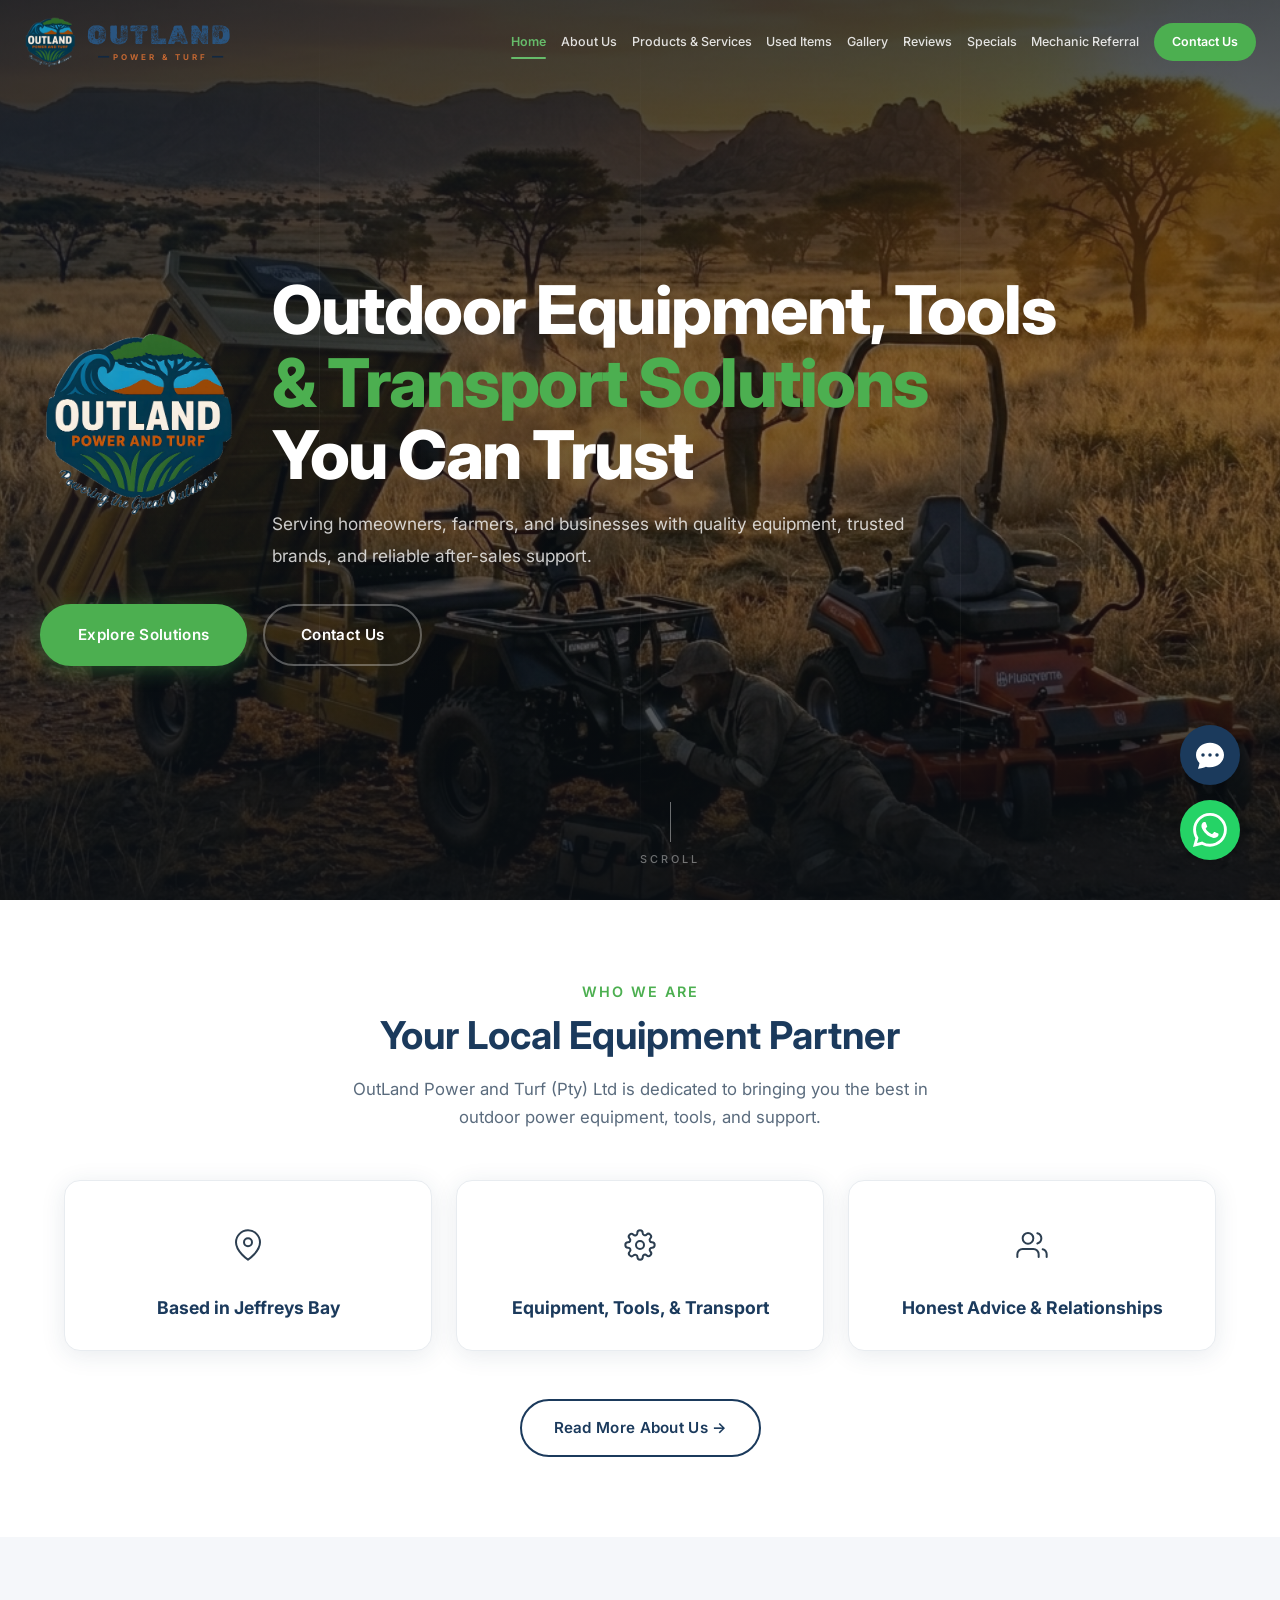
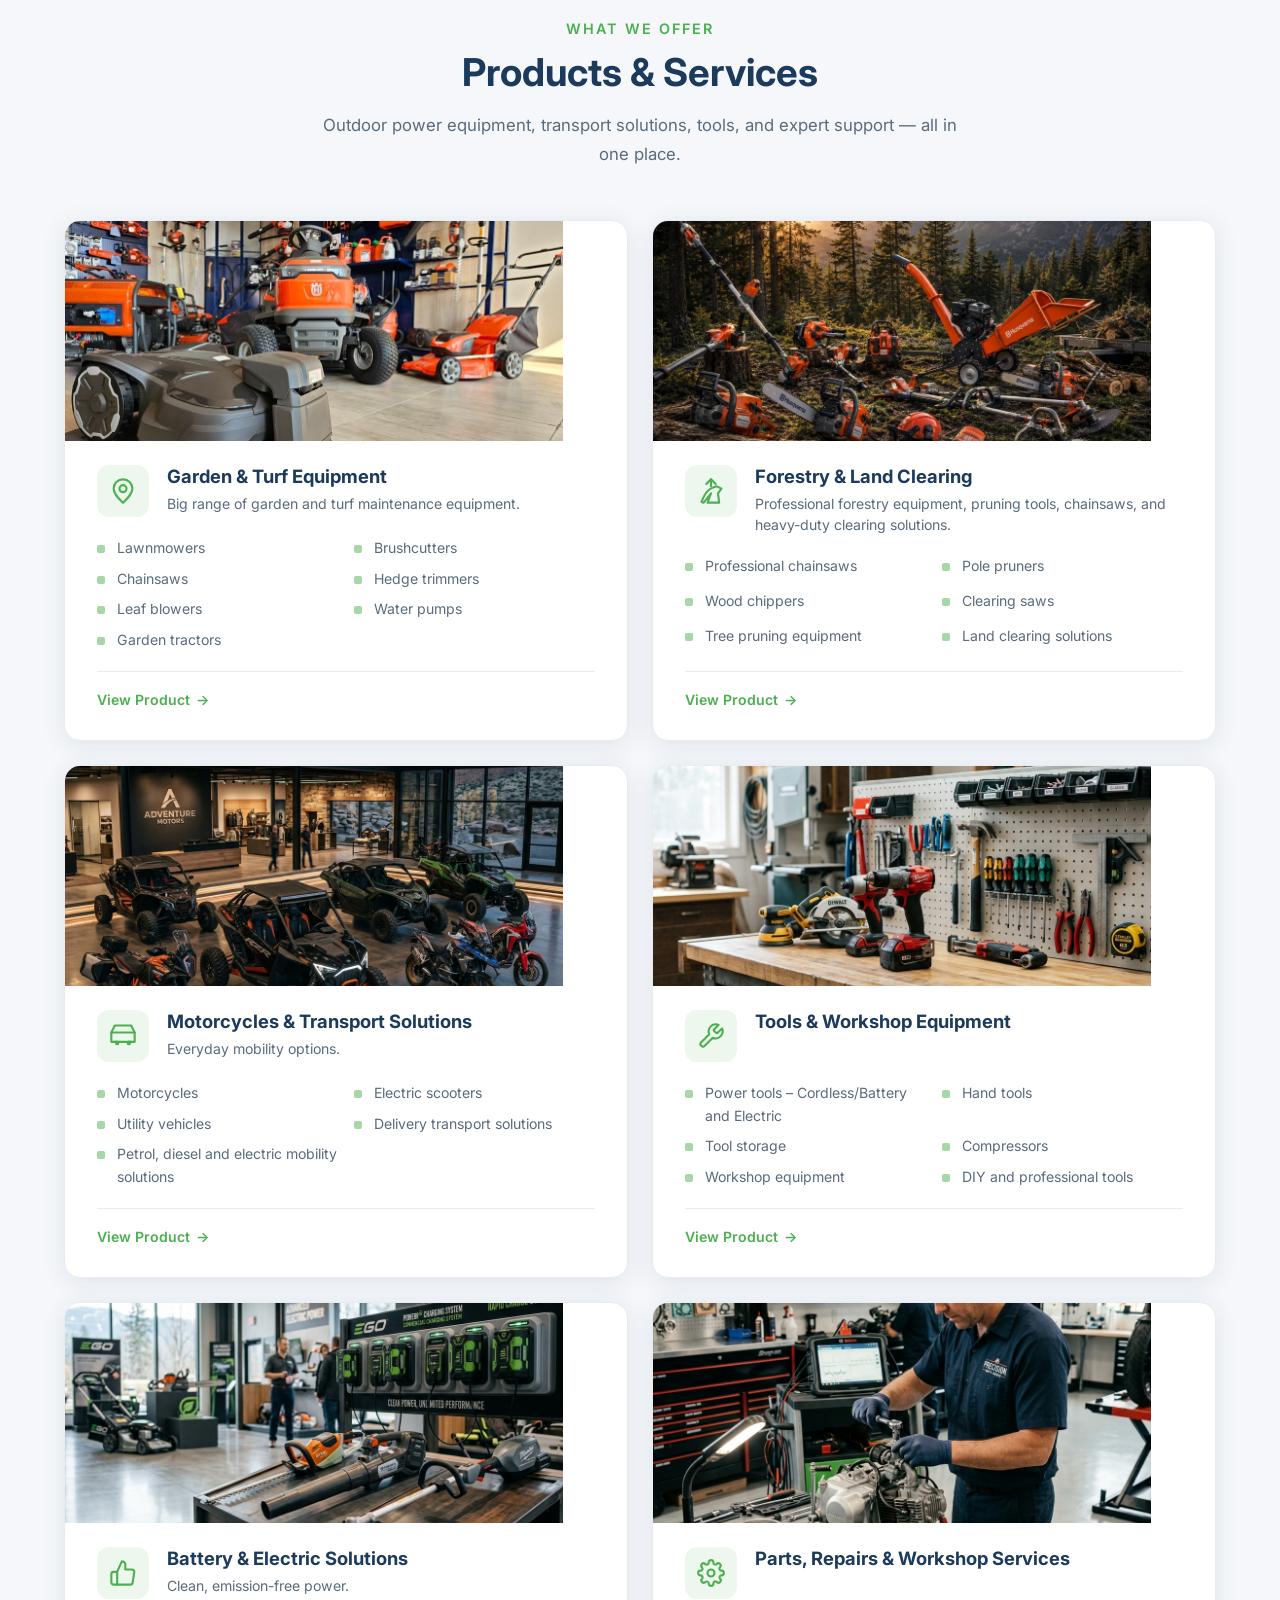
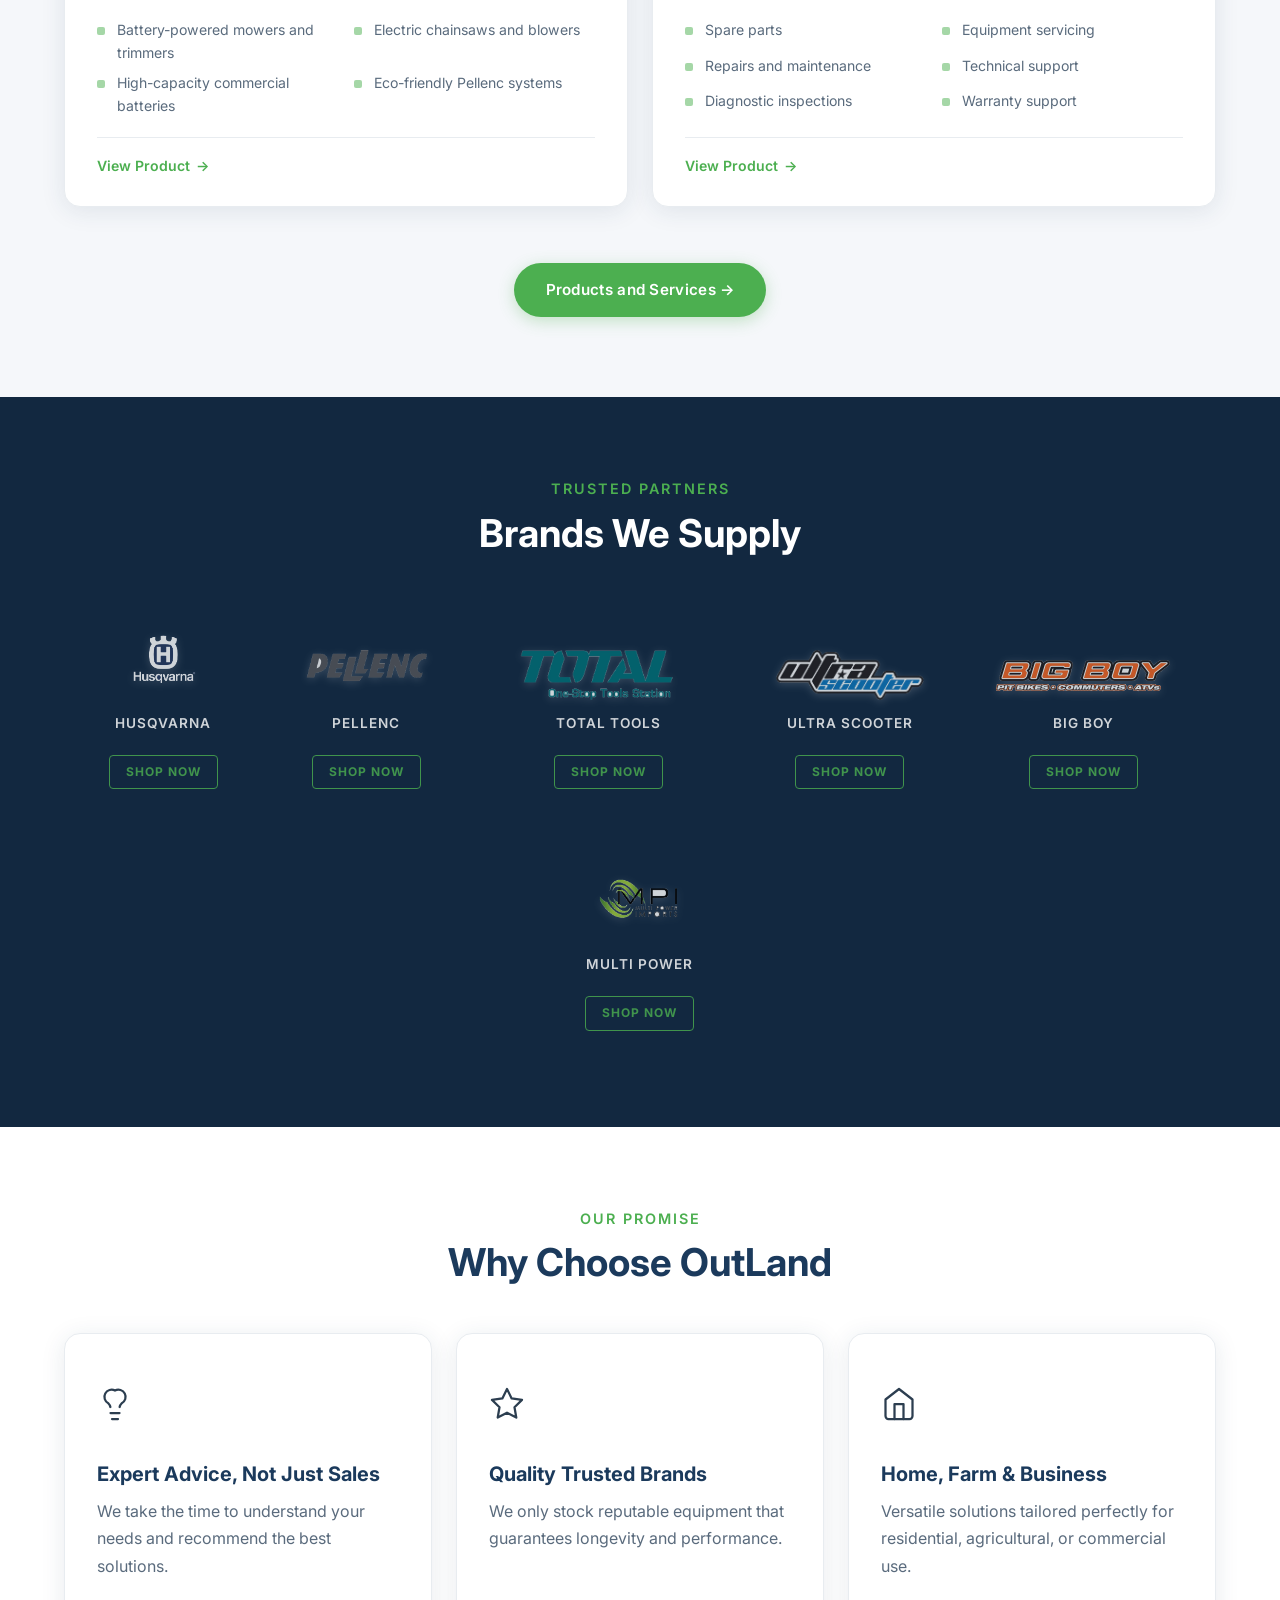
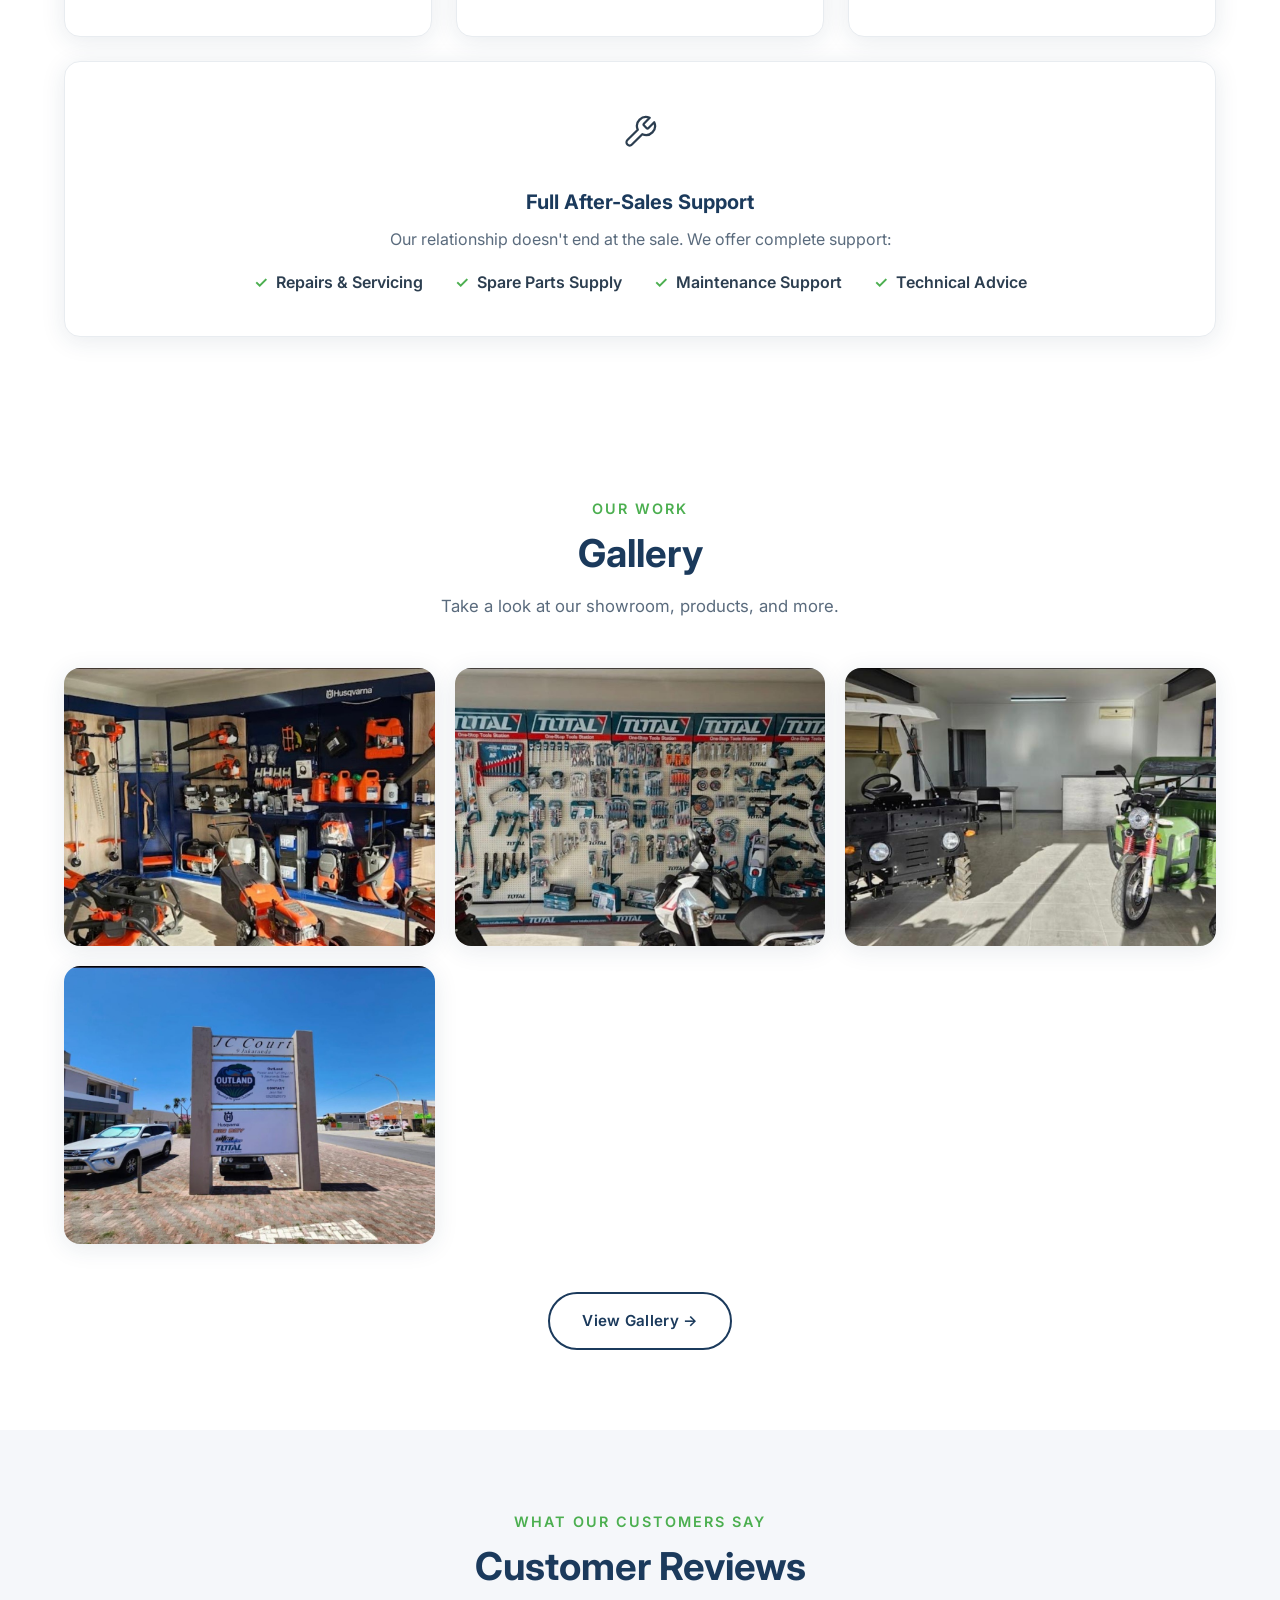
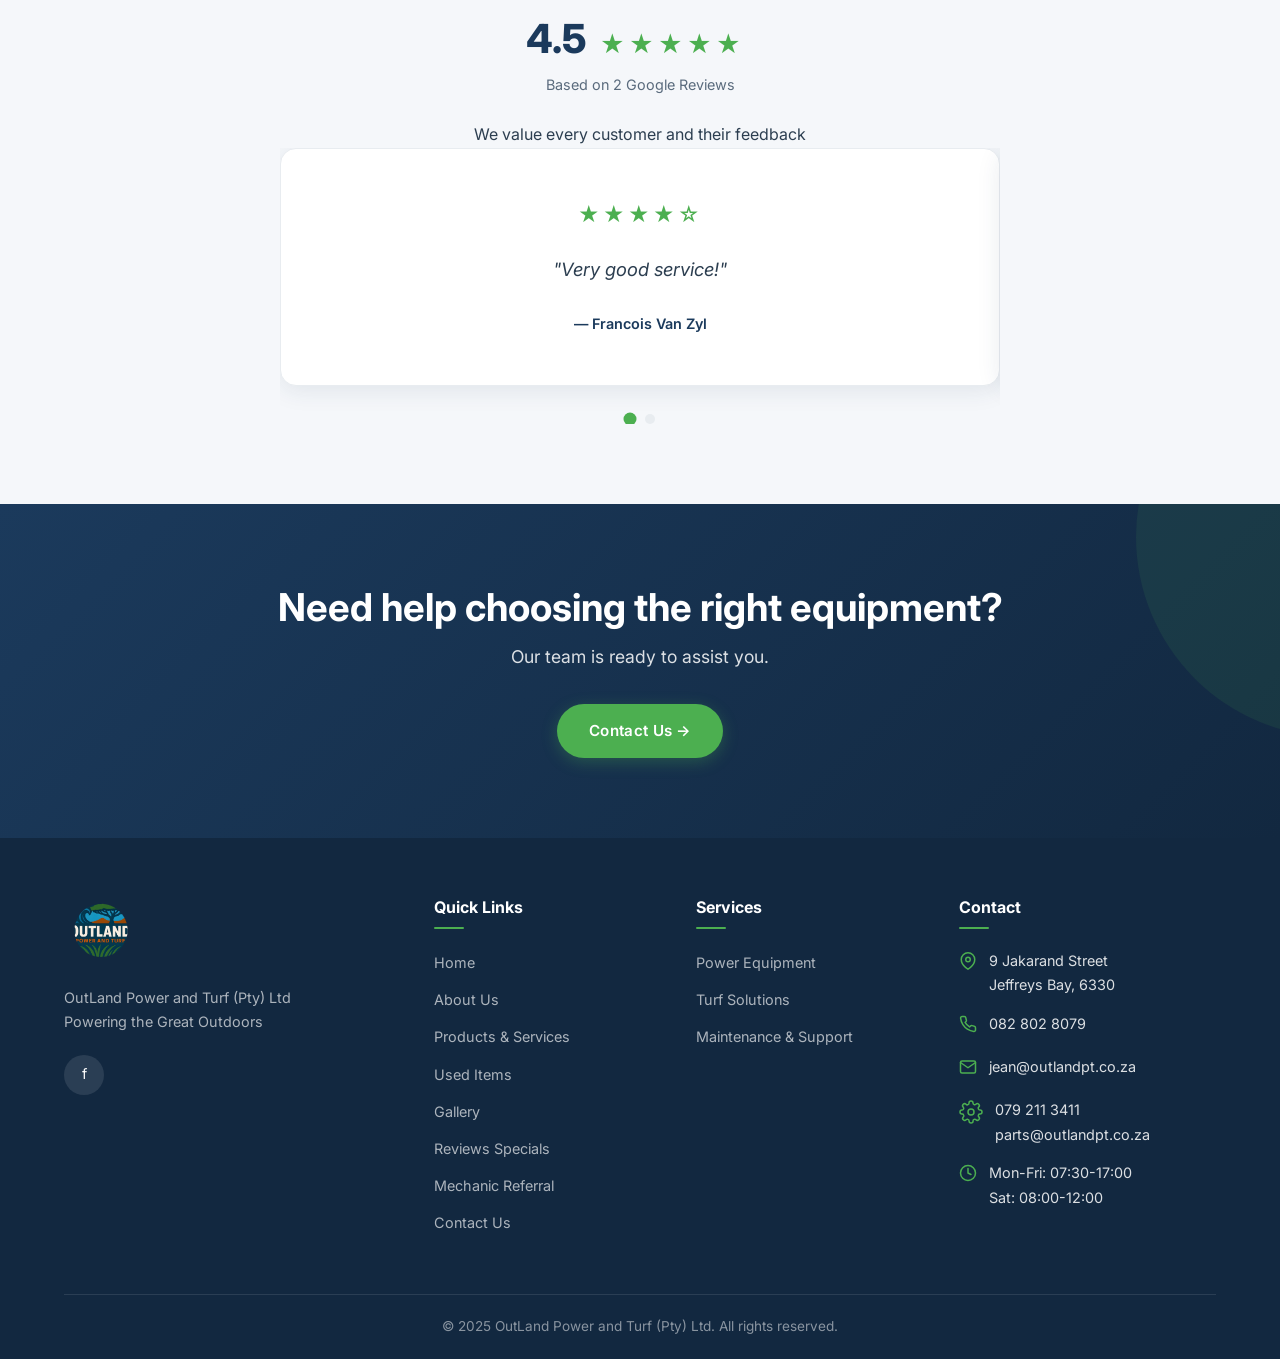
<file: index.html>
<!DOCTYPE html>
<html lang="en">
<head>
  <meta charset="UTF-8">
  <meta name="viewport" content="width=device-width, initial-scale=1.0">
  <meta name="description" content="OutLand Power and Turf — Premium outdoor power equipment, turf solutions, and expert service in Jeffreys Bay.">
  <title>OutLand Power and Turf | Powering the Great Outdoors</title>
  <link rel="preconnect" href="https://fonts.googleapis.com">
  <link rel="preconnect" href="https://fonts.gstatic.com" crossorigin>
  <link href="https://fonts.googleapis.com/css2?family=Inter:wght@300;400;500;600;700;800&family=Caveat:wght@600;700&display=swap" rel="stylesheet">
  <link rel="stylesheet" href="styles.css">
  <link rel="icon" href="images/logo.png" type="image/png">
</head>
<body>

  <!-- Navigation -->
  <nav class="navbar" id="navbar">
    <div class="nav-container">
      <a href="index.html" class="nav-logo">
        <img src="images/logo.png" alt="OutLand Power and Turf Logo">
        <div class="nav-logo-text">
          <div class="logo-outland">OUTLAND</div>
          <div class="logo-sub">
            <span class="logo-dash">—</span> POWER &amp; TURF <span class="logo-dash">—</span>
          </div>
        </div>
      </a>
      <div class="nav-links" id="nav-links">
        <a href="index.html" class="active">Home</a>
        <a href="about.html">About Us</a>
        <a href="products.html">Products &amp; Services</a>
        <a href="used-items.html">Used Items</a>
        <a href="gallery.html">Gallery</a>
        <a href="reviews.html">Reviews</a>
        <a href="specials.html">Specials</a>
	<a href="mechanic-referral.html">Mechanic Referral</a>
        <a href="contact.html" class="nav-cta">Contact Us</a>
      </div>
      <div class="hamburger" id="hamburger">
        <span></span>
        <span></span>
        <span></span>
      </div>
    </div>
  </nav>
  <div class="nav-overlay" id="nav-overlay"></div>

  <!-- Hero Section -->
  <section class="hero-v2" id="hero">
    <div class="hero-v2-bg">
      <img src="images/hero-bg.png" alt="OutLand Power and Turf Equipment">
    </div>
    <div class="hero-v2-overlay"></div>

    <div class="hero-v2-grid-lines" aria-hidden="true">
      <div class="hero-grid-line"></div>
      <div class="hero-grid-line"></div>
      <div class="hero-grid-line"></div>
    </div>

    <div class="container hero-v2-inner">
      <div class="hero-v2-content">
        <div class="hero-v2-heading-wrapper" style="display: flex; align-items: center; gap: 32px; flex-wrap: wrap; margin-bottom: 32px;">
          <img src="images/logo_no_text.png" alt="OutLand Power and Turf Logo" class="hero-v2-logo" style="width: 200px; height: auto; animation: heroFadeUp 0.8s ease both; animation-delay: 0.2s; flex-shrink: 0;">
          <div class="hero-v2-text-group" style="flex: 1; min-width: 200px;">
            <h1 class="hero-v2-title" style="margin-bottom: 16px;">
              <span class="hero-title-line">Outdoor Equipment, Tools</span>
              <span class="hero-title-line hero-title-accent">&amp; Transport Solutions</span>
              <span class="hero-title-line">You Can Trust</span>
            </h1>
            <p class="hero-v2-desc" style="margin-bottom: 0;">
              Serving homeowners, farmers, and businesses with quality equipment, trusted brands, and reliable after-sales support.
            </p>
          </div>
        </div>

        <div class="hero-v2-buttons">
          <a href="#what-we-offer" class="btn btn-hero-primary" id="hero-cta-products">
            Explore Solutions
          </a>
          <a href="contact.html" class="btn btn-hero-outline" id="hero-cta-contact">
            Contact Us
          </a>
        </div>
      </div>
    </div>

    <div class="hero-v2-scroll" aria-hidden="true">
      <div class="hero-scroll-line"></div>
      <span>Scroll</span>
    </div>
  </section>

  <!-- Short Who We Are Section -->
  <section class="section" id="who-we-are-short">
    <div class="container text-center fade-in">
      <p class="section-subtitle">Who We Are</p>
      <h2 class="section-title">Your Local Equipment Partner</h2>
      <p class="section-desc">OutLand Power and Turf (Pty) Ltd is dedicated to bringing you the best in outdoor power equipment, tools, and support.</p>
      
      <div class="who-we-are-cards">
        <div class="who-card">
          <div class="who-card-icon">
            <svg width="32" height="32" viewBox="0 0 24 24" fill="none" stroke="currentColor" stroke-width="1.5" stroke-linecap="round" stroke-linejoin="round"><path d="M21 10c0 7-9 13-9 13s-9-6-9-13a9 9 0 0 1 18 0z"></path><circle cx="12" cy="10" r="3"></circle></svg>
          </div>
          <h3>Based in Jeffreys Bay</h3>
        </div>
        <div class="who-card">
          <div class="who-card-icon">
            <svg width="32" height="32" viewBox="0 0 24 24" fill="none" stroke="currentColor" stroke-width="1.5" stroke-linecap="round" stroke-linejoin="round"><circle cx="12" cy="12" r="3"></circle><path d="M19.4 15a1.65 1.65 0 0 0 .33 1.82l.06.06a2 2 0 0 1-2.83 2.83l-.06-.06a1.65 1.65 0 0 0-1.82-.33 1.65 1.65 0 0 0-1 1.51V21a2 2 0 0 1-4 0v-.09A1.65 1.65 0 0 0 9 19.4a1.65 1.65 0 0 0-1.82.33l-.06.06a2 2 0 0 1-2.83-2.83l.06-.06A1.65 1.65 0 0 0 4.68 15a1.65 1.65 0 0 0-1.51-1H3a2 2 0 0 1 0-4h.09A1.65 1.65 0 0 0 4.6 9a1.65 1.65 0 0 0-.33-1.82l-.06-.06a2 2 0 0 1 2.83-2.83l.06.06A1.65 1.65 0 0 0 9 4.68a1.65 1.65 0 0 0 1-1.51V3a2 2 0 0 1 4 0v.09a1.65 1.65 0 0 0 1 1.51 1.65 1.65 0 0 0 1.82-.33l.06-.06a2 2 0 0 1 2.83 2.83l-.06.06A1.65 1.65 0 0 0 19.4 9a1.65 1.65 0 0 0 1.51 1H21a2 2 0 0 1 0 4h-.09a1.65 1.65 0 0 0-1.51 1z"></path></svg>
          </div>
          <h3>Equipment, Tools, &amp; Transport</h3>
        </div>
        <div class="who-card">
          <div class="who-card-icon">
            <svg width="32" height="32" viewBox="0 0 24 24" fill="none" stroke="currentColor" stroke-width="1.5" stroke-linecap="round" stroke-linejoin="round"><path d="M17 21v-2a4 4 0 0 0-4-4H5a4 4 0 0 0-4 4v2"></path><circle cx="9" cy="7" r="4"></circle><path d="M23 21v-2a4 4 0 0 0-3-3.87"></path><path d="M16 3.13a4 4 0 0 1 0 7.75"></path></svg>
          </div>
          <h3>Honest Advice &amp; Relationships</h3>
        </div>
      </div>
      <div style="margin-top: 48px;">
        <a href="about.html" class="btn btn-outline">Read More About Us →</a>
      </div>
    </div>
  </section>

  <!-- Products & Services Section -->
  <section class="section section-alt" id="what-we-offer">
    <div class="container">
      <div class="text-center fade-in">
        <p class="section-subtitle">What We Offer</p>
        <h2 class="section-title">Products &amp; Services</h2>
        <p class="section-desc">Outdoor power equipment, transport solutions, tools, and expert support — all in one place.</p>
      </div>

      <div class="ps-grid">

        <!-- Garden & Turf -->
        <div class="ps-card fade-in" id="ps-garden">
          <img src="images/garden-turf.jpg" alt="Garden & Turf Equipment" class="ps-card-img">
          <div class="ps-card-header">
            <div class="ps-card-icon">
              <svg width="28" height="28" viewBox="0 0 24 24" fill="none" stroke="currentColor" stroke-width="1.8" stroke-linecap="round" stroke-linejoin="round"><path d="M12 22c4-4 8-7.5 8-12a8 8 0 1 0-16 0c0 4.5 4 8 8 12z"/><circle cx="12" cy="10" r="3"/></svg>
            </div>
            <div>
              <h3>Garden &amp; Turf Equipment</h3>
              <p class="ps-card-tagline">Big range of garden and turf maintenance equipment.</p>
            </div>
          </div>
          <ul class="ps-card-list">
            <li>Lawnmowers</li>
            <li>Brushcutters</li>
            <li>Chainsaws</li>
            <li>Hedge trimmers</li>
            <li>Leaf blowers</li>
            <li>Water pumps</li>
            <li>Garden tractors</li>
          </ul>
          <a href="garden-turf.html" class="ps-card-link">View Product <span>→</span></a>
        </div>

        <!-- Forestry & Land Clearing -->
        <div class="ps-card fade-in" id="ps-forestry">
          <img src="images/forestry-clearing-shop.jpg" alt="Forestry & Land Clearing" class="ps-card-img">
          <div class="ps-card-header">
            <div class="ps-card-icon">
              <svg width="28" height="28" viewBox="0 0 24 24" fill="none" stroke="currentColor" stroke-width="1.8" stroke-linecap="round" stroke-linejoin="round"><path d="M17 8C8 10 5.9 16.17 3.82 21.34l1.89.66L12 14l-3 8h10l-1-8 3-4-4-2z"/><path d="M12 2v6"/><path d="M8 6l4-4 4 4"/></svg>
            </div>
            <div>
              <h3>Forestry &amp; Land Clearing</h3>
              <p class="ps-card-tagline">Professional forestry equipment, pruning tools, chainsaws, and heavy-duty clearing solutions.</p>
            </div>
          </div>
          <ul class="ps-card-list">
            <li>Professional chainsaws</li>
            <li>Pole pruners</li>
            <li>Wood chippers</li>
            <li>Clearing saws</li>
            <li>Tree pruning equipment</li>
            <li>Land clearing solutions</li>
          </ul>
          <a href="forestry-clearing.html" class="ps-card-link">View Product <span>→</span></a>
        </div>

        <!-- Motorcycles & Transport -->
        <div class="ps-card fade-in" id="ps-transport">
          <img src="images/transport.png" alt="Motorcycles & Transport Solutions" class="ps-card-img">
          <div class="ps-card-header">
            <div class="ps-card-icon">
              <svg width="28" height="28" viewBox="0 0 24 24" fill="none" stroke="currentColor" stroke-width="1.8" stroke-linecap="round" stroke-linejoin="round"><path d="M5 17h2m10 0h2M2 9l3-6h14l3 6"/><path d="M2 9h20v8H2z"/><circle cx="7" cy="18" r="1"/><circle cx="17" cy="18" r="1"/></svg>
            </div>
            <div>
              <h3>Motorcycles &amp; Transport Solutions</h3>
              <p class="ps-card-tagline">Everyday mobility options.</p>
            </div>
          </div>
          <ul class="ps-card-list">
            <li>Motorcycles</li>
            <li>Electric scooters</li>
            <li>Utility vehicles</li>
            <li>Delivery transport solutions</li>
            <li>Petrol, diesel and electric mobility solutions</li>
          </ul>
          <a href="transport.html" class="ps-card-link">View Product <span>→</span></a>
        </div>

        <!-- Tools & Workshop -->
        <div class="ps-card fade-in" id="ps-tools">
          <img src="images/tools.png" alt="Tools & Workshop Equipment" class="ps-card-img">
          <div class="ps-card-header">
            <div class="ps-card-icon">
              <svg width="28" height="28" viewBox="0 0 24 24" fill="none" stroke="currentColor" stroke-width="1.8" stroke-linecap="round" stroke-linejoin="round"><path d="M14.7 6.3a1 1 0 0 0 0 1.4l1.6 1.6a1 1 0 0 0 1.4 0l3.77-3.77a6 6 0 0 1-7.94 7.94l-6.91 6.91a2.12 2.12 0 0 1-3-3l6.91-6.91a6 6 0 0 1 7.94-7.94l-3.76 3.76z"/></svg>
            </div>
            <div>
              <h3>Tools &amp; Workshop Equipment</h3>
            </div>
          </div>
          <ul class="ps-card-list">
            <li>Power tools – Cordless/Battery and Electric</li>
            <li>Hand tools</li>
            <li>Tool storage</li>
            <li>Compressors</li>
            <li>Workshop equipment</li>
            <li>DIY and professional tools</li>
          </ul>
          <a href="tools.html" class="ps-card-link">View Product <span>→</span></a>
        </div>

        <!-- Battery & Electric Solutions -->
        <div class="ps-card fade-in" id="ps-battery">
          <img src="images/battery-electric.png" alt="Battery & Electric Solutions" class="ps-card-img">
          <div class="ps-card-header">
            <div class="ps-card-icon">
              <svg width="28" height="28" viewBox="0 0 24 24" fill="none" stroke="currentColor" stroke-width="1.8" stroke-linecap="round" stroke-linejoin="round"><path d="M14 9V5a3 3 0 0 0-3-3l-4 9v11h11.28a2 2 0 0 0 2-1.7l1.38-9a2 2 0 0 0-2-2.3H14z"/><path d="M7 22H4a2 2 0 0 1-2-2v-7a2 2 0 0 1 2-2h3"/></svg>
            </div>
            <div>
              <h3>Battery &amp; Electric Solutions</h3>
              <p class="ps-card-tagline">Clean, emission-free power.</p>
            </div>
          </div>
          <ul class="ps-card-list">
            <li>Battery-powered mowers and trimmers</li>
            <li>Electric chainsaws and blowers</li>
            <li>High-capacity commercial batteries</li>
            <li>Eco-friendly Pellenc systems</li>
          </ul>
          <a href="battery-electric.html" class="ps-card-link">View Product <span>→</span></a>
        </div>

        <!-- Parts, Repairs & Workshop -->
        <div class="ps-card fade-in" id="ps-repairs">
          <img src="images/repairs.png" alt="Parts, Repairs & Workshop Services" class="ps-card-img">
          <div class="ps-card-header">
            <div class="ps-card-icon">
              <svg width="28" height="28" viewBox="0 0 24 24" fill="none" stroke="currentColor" stroke-width="1.8" stroke-linecap="round" stroke-linejoin="round"><circle cx="12" cy="12" r="3"/><path d="M19.4 15a1.65 1.65 0 0 0 .33 1.82l.06.06a2 2 0 0 1-2.83 2.83l-.06-.06a1.65 1.65 0 0 0-1.82-.33 1.65 1.65 0 0 0-1 1.51V21a2 2 0 0 1-4 0v-.09A1.65 1.65 0 0 0 9 19.4a1.65 1.65 0 0 0-1.82.33l-.06.06a2 2 0 0 1-2.83-2.83l.06-.06A1.65 1.65 0 0 0 4.68 15a1.65 1.65 0 0 0-1.51-1H3a2 2 0 0 1 0-4h.09A1.65 1.65 0 0 0 4.6 9a1.65 1.65 0 0 0-.33-1.82l-.06-.06a2 2 0 0 1 2.83-2.83l.06.06A1.65 1.65 0 0 0 9 4.68a1.65 1.65 0 0 0 1-1.51V3a2 2 0 0 1 4 0v.09a1.65 1.65 0 0 0 1 1.51 1.65 1.65 0 0 0 1.82-.33l.06-.06a2 2 0 0 1 2.83 2.83l-.06.06A1.65 1.65 0 0 0 19.4 9a1.65 1.65 0 0 0 1.51 1H21a2 2 0 0 1 0 4h-.09a1.65 1.65 0 0 0-1.51 1z"/></svg>
            </div>
            <div>
              <h3>Parts, Repairs &amp; Workshop Services</h3>
            </div>
          </div>
          <ul class="ps-card-list">
            <li>Spare parts</li>
            <li>Equipment servicing</li>
            <li>Repairs and maintenance</li>
            <li>Technical support</li>
            <li>Diagnostic inspections</li>
            <li>Warranty support</li>
          </ul>
          <a href="parts-repairs.html" class="ps-card-link">View Product <span>→</span></a>
        </div>

      </div>

      <!-- Mobile-only: Single CTA block replacing the grid -->
      <a href="products.html" class="mobile-ps-cta fade-in">
        <div class="mobile-ps-cta-images">
          <img src="images/garden-turf.jpg" alt="Garden Equipment">
          <img src="images/tools.png" alt="Tools">
          <img src="images/transport.png" alt="Transport">
          <img src="images/repairs.png" alt="Repairs">
        </div>
        <div class="mobile-ps-cta-content">
          <h3>View All Products &amp; Services</h3>
          <p>Garden &amp; turf, forestry, transport, tools, battery solutions, parts &amp; repairs</p>
          <span class="mobile-ps-cta-btn">Explore Now →</span>
        </div>
      </a>

      <div class="text-center fade-in desktop-only-btn" style="margin-top: 56px;">
        <a href="products.html" class="btn btn-primary">Products and Services →</a>
      </div>
    </div>
  </section>

  <!-- Brands We Supply -->
  <section class="section section-dark" id="brands">
    <div class="container text-center fade-in">
      <p class="section-subtitle">Trusted Partners</p>
      <h2 class="section-title text-white">Brands We Supply</h2>
      <div class="brands-grid">
        <a href="https://www.husqvarna.com/za/" target="_blank" rel="noopener noreferrer" class="brand-logo-link">
          <img src="images/husqvarna-logo.png" alt="Husqvarna" class="brand-logo-img" style="max-height: 80px;">
          <span class="brand-name">Husqvarna</span>
        </a>
        <a href="https://www.pellenc.com/en-za/" target="_blank" rel="noopener noreferrer" class="brand-logo-link">
          <img src="images/pellenc-logo.png" alt="Pellenc" class="brand-logo-img" style="max-height: 70px;">
          <span class="brand-name">Pellenc</span>
        </a>
        <a href="https://totaltoolsonline.co.za/?gad_source=1&gad_campaignid=23780715076&gbraid=0AAAABDdbndjaM3ajn8o0pZav4e0J6uuhd&gclid=Cj0KCQjw_IXQBhCkARIsADqELbJdfUUSVOdrC7eyZ9twdL7-QbhxzaI8Y2oajh8TBp-s-kOV1YYsn54aAmc8EALw_wcB" target="_blank" rel="noopener noreferrer" class="brand-logo-link">
          <img src="images/total-tools-logo.png" alt="Total Tools" class="brand-logo-img">
          <span class="brand-name">Total Tools</span>
        </a>
        <a href="https://ultrascooter.co.za/?utm_campaign=gs-2024-12-18&utm_source=google&utm_medium=pmax_shopping&gad_source=1&gad_campaignid=22043380042&gbraid=0AAAAAC1pr-OAD-LylExn8tOm9bddLuD77&gclid=CjwKCAjw8arQBhB9EiwAfIKdQuqNE7qW_1vkzO4BUZxQBglpRnuHutu17cnBiR7YTGDrejJ2BCQNxRoCedcQAvD_BwE" target="_blank" rel="noopener noreferrer" class="brand-logo-link">
          <img src="images/ultra-scooter-logo.png" alt="Ultra Scooter" class="brand-logo-img">
          <span class="brand-name">Ultra Scooter</span>
        </a>
        <a href="https://www.samotorcycles.co.za/commercial?gad_source=1&gad_campaignid=7704291830&gbraid=0AAAAACnItTV39l0O9LK68zWEVyNOzSXHL&gclid=Cj0KCQjwzqXQBhD2ARIsAKrIeU_2ohpMFGedCuWMk1kqtLIeWWKUDia_xumfeg8OmR7juFKhAfRSrewaApMgEALw_wcB" target="_blank" rel="noopener noreferrer" class="brand-logo-link">
          <img src="images/big-boy-logo.png" alt="Big Boy" class="brand-logo-img">
          <span class="brand-name">Big Boy</span>
        </a>
        <a href="https://www.multipowerimports.co.za/" target="_blank" rel="noopener noreferrer" class="brand-logo-link">
          <img src="images/multi-power-logo.png" alt="Multi Power" class="brand-logo-img" style="max-height: 80px;">
          <span class="brand-name">Multi Power</span>
        </a>
      </div>
    </div>
  </section>

  <!-- Why Choose OutLand -->
  <section class="section" id="why-choose">
    <div class="container text-center fade-in">
      <p class="section-subtitle">Our Promise</p>
      <h2 class="section-title">Why Choose OutLand</h2>
      <div class="why-grid">
        <div class="why-card">
          <div class="why-icon">
            <svg width="36" height="36" viewBox="0 0 24 24" fill="none" stroke="currentColor" stroke-width="1.5" stroke-linecap="round" stroke-linejoin="round"><path d="M9 18h6"></path><path d="M10 22h4"></path><path d="M15.09 14c.18-.98.65-1.74 1.41-2.5A4.65 4.65 0 0 0 12 3a4.65 4.65 0 0 0-4.5 8.5c.76.76 1.23 1.52 1.41 2.5"></path></svg>
          </div>
          <h3>Expert Advice, Not Just Sales</h3>
          <p>We take the time to understand your needs and recommend the best solutions.</p>
        </div>
        <div class="why-card">
          <div class="why-icon">
            <svg width="36" height="36" viewBox="0 0 24 24" fill="none" stroke="currentColor" stroke-width="1.5" stroke-linecap="round" stroke-linejoin="round"><polygon points="12 2 15.09 8.26 22 9.27 17 14.14 18.18 21.02 12 17.77 5.82 21.02 7 14.14 2 9.27 8.91 8.26 12 2"></polygon></svg>
          </div>
          <h3>Quality Trusted Brands</h3>
          <p>We only stock reputable equipment that guarantees longevity and performance.</p>
        </div>
        <div class="why-card">
          <div class="why-icon">
            <svg width="36" height="36" viewBox="0 0 24 24" fill="none" stroke="currentColor" stroke-width="1.5" stroke-linecap="round" stroke-linejoin="round"><path d="M3 9l9-7 9 7v11a2 2 0 0 1-2 2H5a2 2 0 0 1-2-2z"></path><polyline points="9 22 9 12 15 12 15 22"></polyline></svg>
          </div>
          <h3>Home, Farm &amp; Business</h3>
          <p>Versatile solutions tailored perfectly for residential, agricultural, or commercial use.</p>
        </div>
        <div class="why-card why-card-large">
          <div class="why-icon">
            <svg width="36" height="36" viewBox="0 0 24 24" fill="none" stroke="currentColor" stroke-width="1.5" stroke-linecap="round" stroke-linejoin="round"><path d="M14.7 6.3a1 1 0 0 0 0 1.4l1.6 1.6a1 1 0 0 0 1.4 0l3.77-3.77a6 6 0 0 1-7.94 7.94l-6.91 6.91a2.12 2.12 0 0 1-3-3l6.91-6.91a6 6 0 0 1 7.94-7.94l-3.76 3.76z"></path></svg>
          </div>
          <h3>Full After-Sales Support</h3>
          <p>Our relationship doesn't end at the sale. We offer complete support:</p>
          <ul class="why-list">
            <li>Repairs &amp; Servicing</li>
            <li>Spare Parts Supply</li>
            <li>Maintenance Support</li>
            <li>Technical Advice</li>
          </ul>
        </div>
      </div>
    </div>
  </section>

  <!-- Gallery Preview -->
  <section class="section" id="gallery-preview">
    <div class="container text-center">
      <p class="section-subtitle">Our Work</p>
      <h2 class="section-title">Gallery</h2>
      <p class="section-desc">Take a look at our showroom, products, and more.</p>

      <div class="gallery-grid fade-in desktop-gallery">
        <div class="gallery-item">
          <img src="images/husqvarna-showroom.jpg" alt="Husqvarna Equipment">
          <div class="gallery-item-overlay"><span>Husqvarna Equipment</span></div>
        </div>
        <div class="gallery-item">
          <img src="images/total-tools.jpg" alt="Total Tools Range">
          <div class="gallery-item-overlay"><span>Total Tools Range</span></div>
        </div>
        <div class="gallery-item">
          <img src="images/showroom-vehicles.png" alt="Vehicle Showroom">
          <div class="gallery-item-overlay"><span>Vehicle Showroom</span></div>
        </div>
        <div class="gallery-item">
          <img src="images/signage.jpg" alt="Our Location">
          <div class="gallery-item-overlay"><span>Our Location</span></div>
        </div>
      </div>

      <!-- Mobile-only: Simple gallery CTA -->
      <a href="gallery.html" class="mobile-gallery-cta fade-in">
        <div class="mobile-gallery-cta-images">
          <img src="images/husqvarna-showroom.jpg" alt="Showroom">
          <img src="images/total-tools.jpg" alt="Tools">
        </div>
        <div class="mobile-gallery-cta-content">
          <h3>View Our Gallery</h3>
          <p>See our showroom, products, and equipment in action</p>
          <span class="mobile-gallery-cta-btn">View Gallery →</span>
        </div>
      </a>

      <div class="desktop-only-btn" style="margin-top: 48px;">
        <a href="gallery.html" class="btn btn-outline">View Gallery →</a>
      </div>
    </div>
  </section>

  <!-- Reviews Section -->
  <section class="section section-alt" id="reviews">
    <div class="container text-center">
      <p class="section-subtitle">What Our Customers Say</p>
      <h2 class="section-title">Customer Reviews</h2>
      <div class="rating-summary" style="margin-top: 16px;">
        <span style="font-size: 2.5rem; font-weight: 800; color: var(--blue);">4.5</span>
        <div class="testimonial-stars" style="display: inline-block; margin: 0 10px; font-size: 1.5rem;">★★★★★</div>
        <p style="color: var(--text-light); font-size: 0.9rem;">Based on 2 Google Reviews</p>
      </div>
      <p style="margin-top: 24px;">We value every customer and their feedback</p>

      <div class="testimonial-slider fade-in">
        <div class="testimonial-track">
          <div class="testimonial-card">
            <div class="testimonial-stars">★★★★☆</div>
            <blockquote>"Very good service!"</blockquote>
            <cite>— Francois Van Zyl</cite>
          </div>
          <div class="testimonial-card">
            <div class="testimonial-stars">★★★★★</div>
            <blockquote>"Excellent experience with OutLand Power and Turf."</blockquote>
            <cite>— Melanie Nel</cite>
          </div>
        </div>
        <div class="testimonial-dots">
          <button class="testimonial-dot active" aria-label="Slide 1"></button>
          <button class="testimonial-dot" aria-label="Slide 2"></button>
        </div>
      </div>
    </div>
  </section>

  <!-- Contact CTA -->
  <section class="cta-section">
    <div class="container">
      <div class="fade-in">
        <h2>Need help choosing the right equipment?</h2>
        <p>Our team is ready to assist you.</p>
        <a href="contact.html" class="btn btn-orange">Contact Us →</a>
      </div>
    </div>
  </section>

  <!-- Footer -->
  <footer class="footer">
    <div class="container">
      <div class="footer-grid">
        <div class="footer-brand">
          <img src="images/logo.png" alt="OutLand Logo">
          <p>OutLand Power and Turf (Pty) Ltd<br>Powering the Great Outdoors</p>
          <div class="footer-social">
            <a href="https://www.facebook.com/people/OutLand/61581158473050/" target="_blank" rel="noopener" aria-label="Facebook">f</a>
          </div>
        </div>
        <div>
          <h4>Quick Links</h4>
          <ul class="footer-links">
            <li><a href="index.html">Home</a></li>
            <li><a href="about.html">About Us</a></li>
            <li><a href="products.html">Products &amp; Services</a></li>
            <li><a href="used-items.html">Used Items</a></li>
            <li><a href="gallery.html">Gallery</a></li>
            <li><a href="reviews.html">Reviews</a>
        <a href="specials.html">Specials</a></li>
            <li><a href="mechanic-referral.html">Mechanic Referral</a></li>
            <li><a href="contact.html">Contact Us</a></li>
          </ul>
        </div>
        <div>
          <h4>Services</h4>
          <ul class="footer-links">
            <li><a href="products.html">Power Equipment</a></li>
            <li><a href="products.html">Turf Solutions</a></li>
            <li><a href="products.html">Maintenance &amp; Support</a></li>
          </ul>
        </div>
        <div>
          <h4>Contact</h4>
          <div class="footer-contact-item">
            <span class="footer-contact-icon"><svg width="18" height="18" viewBox="0 0 24 24" fill="none" stroke="currentColor" stroke-width="2" stroke-linecap="round" stroke-linejoin="round"><path d="M21 10c0 7-9 13-9 13s-9-6-9-13a9 9 0 0 1 18 0z"></path><circle cx="12" cy="10" r="3"></circle></svg></span>
            <span>9 Jakarand Street<br>Jeffreys Bay, 6330</span>
          </div>
          <div class="footer-contact-item">
            <span class="footer-contact-icon"><svg width="18" height="18" viewBox="0 0 24 24" fill="none" stroke="currentColor" stroke-width="2" stroke-linecap="round" stroke-linejoin="round"><path d="M22 16.92v3a2 2 0 0 1-2.18 2 19.79 19.79 0 0 1-8.63-3.07 19.5 19.5 0 0 1-6-6 19.79 19.79 0 0 1-3.07-8.67A2 2 0 0 1 4.11 2h3a2 2 0 0 1 2 1.72 12.84 12.84 0 0 0 .7 2.81 2 2 0 0 1-.45 2.11L8.09 9.91a16 16 0 0 0 6 6l1.27-1.27a2 2 0 0 1 2.11-.45 12.84 12.84 0 0 0 2.81.7A2 2 0 0 1 22 16.92z"></path></svg></span>
            <a href="tel:0828028079">082 802 8079</a>
          </div>
          <div class="footer-contact-item">
            <span class="footer-contact-icon"><svg width="18" height="18" viewBox="0 0 24 24" fill="none" stroke="currentColor" stroke-width="2" stroke-linecap="round" stroke-linejoin="round"><path d="M4 4h16c1.1 0 2 .9 2 2v12c0 1.1-.9 2-2 2H4c-1.1 0-2-.9-2-2V6c0-1.1.9-2 2-2z"></path><polyline points="22,6 12,13 2,6"></polyline></svg></span>
            <a href="mailto:jean@outlandpt.co.za">jean@outlandpt.co.za</a>
          </div>
          <div class="footer-contact-item">
            <span class="footer-contact-icon"><svg width="24" height="24" viewBox="0 0 24 24" fill="none" stroke="currentColor" stroke-width="1.5" stroke-linecap="round" stroke-linejoin="round"><circle cx="12" cy="12" r="3"></circle><path d="M19.4 15a1.65 1.65 0 0 0 .33 1.82l.06.06a2 2 0 0 1-2.83 2.83l-.06-.06a1.65 1.65 0 0 0-1.82-.33 1.65 1.65 0 0 0-1 1.51V21a2 2 0 0 1-4 0v-.09A1.65 1.65 0 0 0 9 19.4a1.65 1.65 0 0 0-1.82.33l-.06.06a2 2 0 0 1-2.83-2.83l.06-.06A1.65 1.65 0 0 0 4.68 15a1.65 1.65 0 0 0-1.51-1H3a2 2 0 0 1 0-4h.09A1.65 1.65 0 0 0 4.6 9a1.65 1.65 0 0 0-.33-1.82l-.06-.06a2 2 0 0 1 2.83-2.83l.06.06A1.65 1.65 0 0 0 9 4.68a1.65 1.65 0 0 0 1-1.51V3a2 2 0 0 1 4 0v.09a1.65 1.65 0 0 0 1 1.51 1.65 1.65 0 0 0 1.82-.33l.06-.06a2 2 0 0 1 2.83 2.83l-.06.06A1.65 1.65 0 0 0 19.4 9a1.65 1.65 0 0 0 1.51 1H21a2 2 0 0 1 0 4h-.09a1.65 1.65 0 0 0-1.51 1z"></path></svg></span>
            <span>
              <a href="tel:0792113411">079 211 3411</a><br>
              <a href="mailto:parts@outlandpt.co.za">parts@outlandpt.co.za</a>
            </span>
          </div>
          <div class="footer-contact-item">
            <span class="footer-contact-icon"><svg width="18" height="18" viewBox="0 0 24 24" fill="none" stroke="currentColor" stroke-width="2" stroke-linecap="round" stroke-linejoin="round"><circle cx="12" cy="12" r="10"></circle><polyline points="12 6 12 12 16 14"></polyline></svg></span>
            <span>Mon-Fri: 07:30-17:00<br>Sat: 08:00-12:00</span>
          </div>
        </div>
      </div>
      <div class="footer-bottom">
        <p>&copy; 2025 OutLand Power and Turf (Pty) Ltd. All rights reserved.</p>
      </div>
    </div>
  </footer>

  <script src="main.js"></script>
</body>
</html>
</file>
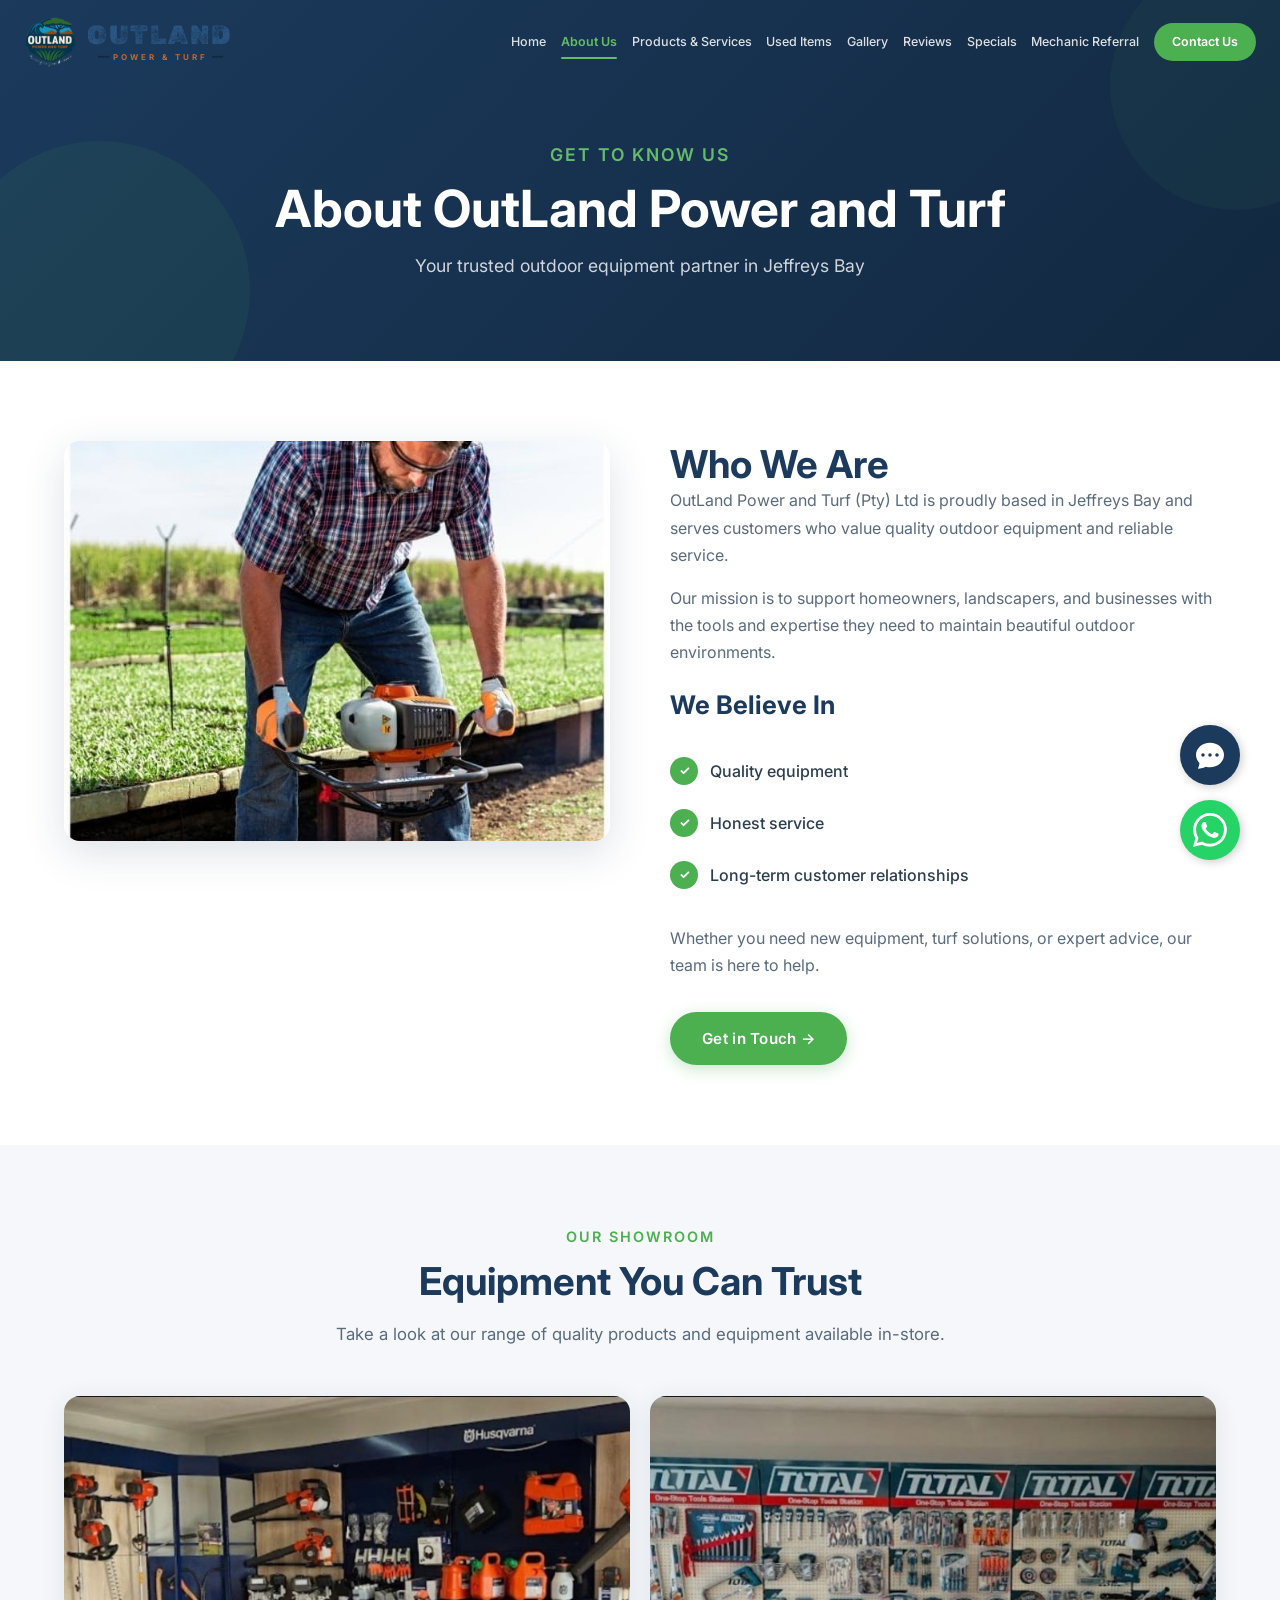
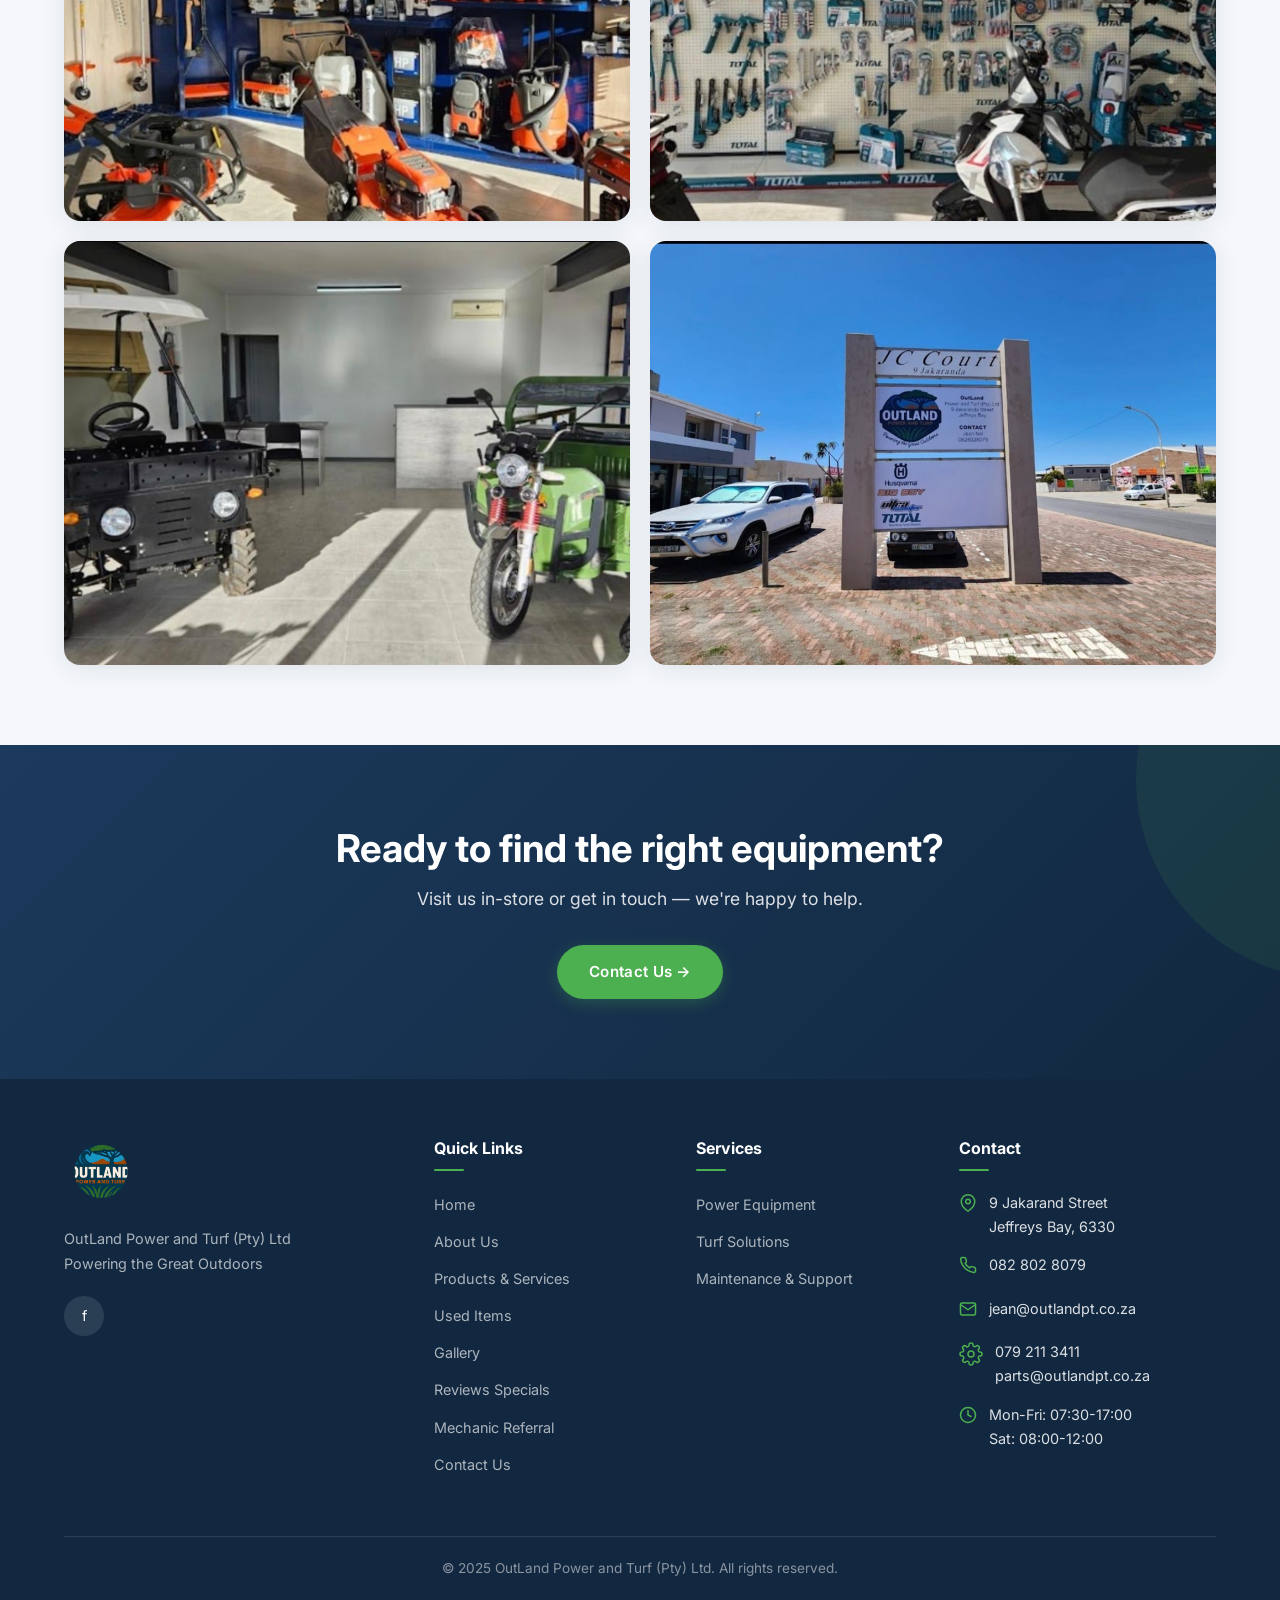
<file: about.html>
<!DOCTYPE html>
<html lang="en">
<head>
  <meta charset="UTF-8">
  <meta name="viewport" content="width=device-width, initial-scale=1.0">
  <meta name="description" content="About OutLand Power and Turf — Your trusted outdoor equipment partner in Jeffreys Bay.">
  <title>About Us | OutLand Power and Turf</title>
  <link rel="preconnect" href="https://fonts.googleapis.com">
  <link rel="preconnect" href="https://fonts.gstatic.com" crossorigin>
  <link href="https://fonts.googleapis.com/css2?family=Inter:wght@300;400;500;600;700;800&family=Caveat:wght@600;700&display=swap" rel="stylesheet">
  <link rel="stylesheet" href="styles.css">
  <link rel="icon" href="images/logo.png" type="image/png">
  <link rel="stylesheet" href="https://cdnjs.cloudflare.com/ajax/libs/font-awesome/6.5.1/css/all.min.css">
</head>
<body>

  <!-- Navigation -->
  <nav class="navbar" id="navbar">
    <div class="nav-container">
      <a href="index.html" class="nav-logo">
        <img src="images/logo.png" alt="OutLand Power and Turf Logo">
        <div class="nav-logo-text">
          <div class="logo-outland">OUTLAND</div>
          <div class="logo-sub">
            <span class="logo-dash">—</span> POWER &amp; TURF <span class="logo-dash">—</span>
          </div>
        </div>
      </a>
      <div class="nav-links" id="nav-links">
        <a href="index.html">Home</a>
        <a href="about.html" class="active">About Us</a>
        <a href="products.html">Products &amp; Services</a>
        <a href="used-items.html">Used Items</a>
        <a href="gallery.html">Gallery</a>
        <a href="reviews.html">Reviews</a>
        <a href="specials.html">Specials</a>
        <a href="mechanic-referral.html">Mechanic Referral</a>
        <a href="contact.html" class="nav-cta">Contact Us</a>
      </div>
      <div class="hamburger" id="hamburger">
        <span></span>
        <span></span>
        <span></span>
      </div>
    </div>
  </nav>
  <div class="nav-overlay" id="nav-overlay"></div>

  <!-- Page Header -->
  <section class="page-header">
    <div class="container">
      <p class="section-subtitle">Get to Know Us</p>
      <h1>About OutLand Power and Turf</h1>
      <p>Your trusted outdoor equipment partner in Jeffreys Bay</p>
    </div>
  </section>

  <!-- About Content -->
  <section class="section">
    <div class="container">
      <div class="about-content fade-in">
        <div>
          <img src="images/guy-working-machine.jpg" alt="Guy working a machine">
        </div>
        <div class="about-text">
          <h2>Who We Are</h2>
          <p>OutLand Power and Turf (Pty) Ltd is proudly based in Jeffreys Bay and serves customers who value quality outdoor equipment and reliable service.</p>
          <p>Our mission is to support homeowners, landscapers, and businesses with the tools and expertise they need to maintain beautiful outdoor environments.</p>

          <h3>We Believe In</h3>
          <ul class="values-list">
            <li>Quality equipment</li>
            <li>Honest service</li>
            <li>Long-term customer relationships</li>
          </ul>

          <p>Whether you need new equipment, turf solutions, or expert advice, our team is here to help.</p>

          <a href="contact.html" class="btn btn-primary" style="margin-top: 16px;">Get in Touch →</a>
        </div>
      </div>
    </div>
  </section>

  <!-- Images Section -->
  <section class="section section-alt">
    <div class="container text-center">
      <p class="section-subtitle">Our Showroom</p>
      <h2 class="section-title">Equipment You Can Trust</h2>
      <p class="section-desc">Take a look at our range of quality products and equipment available in-store.</p>

      <div class="gallery-grid fade-in" style="grid-template-columns: repeat(2, 1fr);">
        <div class="gallery-item">
          <img src="images/husqvarna-showroom.jpg" alt="Husqvarna Equipment Range">
          <div class="gallery-item-overlay"><span>Husqvarna Equipment</span></div>
        </div>
        <div class="gallery-item">
          <img src="images/total-tools.jpg" alt="Total Tools Range">
          <div class="gallery-item-overlay"><span>Total Tools</span></div>
        </div>
        <div class="gallery-item">
          <img src="images/showroom-vehicles.png" alt="Vehicle Showroom">
          <div class="gallery-item-overlay"><span>Utility Vehicles</span></div>
        </div>
        <div class="gallery-item">
          <img src="images/signage.jpg" alt="OutLand Location">
          <div class="gallery-item-overlay"><span>Our Location</span></div>
        </div>
      </div>
    </div>
  </section>

  <!-- CTA -->
  <section class="cta-section">
    <div class="container">
      <div class="fade-in">
        <h2>Ready to find the right equipment?</h2>
        <p>Visit us in-store or get in touch — we're happy to help.</p>
        <a href="contact.html" class="btn btn-orange">Contact Us →</a>
      </div>
    </div>
  </section>

  <!-- Footer -->
  <footer class="footer">
    <div class="container">
      <div class="footer-grid">
        <div class="footer-brand">
          <img src="images/logo.png" alt="OutLand Logo">
          <p>OutLand Power and Turf (Pty) Ltd<br>Powering the Great Outdoors</p>
          <div class="footer-social">
            <a href="https://www.facebook.com/people/OutLand/61581158473050/" target="_blank" rel="noopener" aria-label="Facebook">f</a>
          </div>
        </div>
        <div>
          <h4>Quick Links</h4>
          <ul class="footer-links">
            <li><a href="index.html">Home</a></li>
            <li><a href="about.html">About Us</a></li>
            <li><a href="products.html">Products &amp; Services</a></li>
            <li><a href="used-items.html">Used Items</a></li>
            <li><a href="gallery.html">Gallery</a></li>
            <li><a href="reviews.html">Reviews</a>
        <a href="specials.html">Specials</a></li>
            <li><a href="mechanic-referral.html">Mechanic Referral</a></li>
            <li><a href="contact.html">Contact Us</a></li>
          </ul>
        </div>
        <div>
          <h4>Services</h4>
          <ul class="footer-links">
            <li><a href="products.html">Power Equipment</a></li>
            <li><a href="products.html">Turf Solutions</a></li>
            <li><a href="products.html">Maintenance &amp; Support</a></li>
          </ul>
        </div>
        <div>
          <h4>Contact</h4>
          <div class="footer-contact-item">
            <span class="footer-contact-icon"><svg width="18" height="18" viewBox="0 0 24 24" fill="none" stroke="currentColor" stroke-width="2" stroke-linecap="round" stroke-linejoin="round"><path d="M21 10c0 7-9 13-9 13s-9-6-9-13a9 9 0 0 1 18 0z"></path><circle cx="12" cy="10" r="3"></circle></svg></span>
            <span>9 Jakarand Street<br>Jeffreys Bay, 6330</span>
          </div>
          <div class="footer-contact-item">
            <span class="footer-contact-icon"><svg width="18" height="18" viewBox="0 0 24 24" fill="none" stroke="currentColor" stroke-width="2" stroke-linecap="round" stroke-linejoin="round"><path d="M22 16.92v3a2 2 0 0 1-2.18 2 19.79 19.79 0 0 1-8.63-3.07 19.5 19.5 0 0 1-6-6 19.79 19.79 0 0 1-3.07-8.67A2 2 0 0 1 4.11 2h3a2 2 0 0 1 2 1.72 12.84 12.84 0 0 0 .7 2.81 2 2 0 0 1-.45 2.11L8.09 9.91a16 16 0 0 0 6 6l1.27-1.27a2 2 0 0 1 2.11-.45 12.84 12.84 0 0 0 2.81.7A2 2 0 0 1 22 16.92z"></path></svg></span>
            <a href="tel:0828028079">082 802 8079</a>
          </div>
          <div class="footer-contact-item">
            <span class="footer-contact-icon"><svg width="18" height="18" viewBox="0 0 24 24" fill="none" stroke="currentColor" stroke-width="2" stroke-linecap="round" stroke-linejoin="round"><path d="M4 4h16c1.1 0 2 .9 2 2v12c0 1.1-.9 2-2 2H4c-1.1 0-2-.9-2-2V6c0-1.1.9-2 2-2z"></path><polyline points="22,6 12,13 2,6"></polyline></svg></span>
            <a href="mailto:jean@outlandpt.co.za">jean@outlandpt.co.za</a>
          </div>
          <div class="footer-contact-item">
            <span class="footer-contact-icon"><svg width="24" height="24" viewBox="0 0 24 24" fill="none" stroke="currentColor" stroke-width="1.5" stroke-linecap="round" stroke-linejoin="round"><circle cx="12" cy="12" r="3"></circle><path d="M19.4 15a1.65 1.65 0 0 0 .33 1.82l.06.06a2 2 0 0 1-2.83 2.83l-.06-.06a1.65 1.65 0 0 0-1.82-.33 1.65 1.65 0 0 0-1 1.51V21a2 2 0 0 1-4 0v-.09A1.65 1.65 0 0 0 9 19.4a1.65 1.65 0 0 0-1.82.33l-.06.06a2 2 0 0 1-2.83-2.83l.06-.06A1.65 1.65 0 0 0 4.68 15a1.65 1.65 0 0 0-1.51-1H3a2 2 0 0 1 0-4h.09A1.65 1.65 0 0 0 4.6 9a1.65 1.65 0 0 0-.33-1.82l-.06-.06a2 2 0 0 1 2.83-2.83l.06.06A1.65 1.65 0 0 0 9 4.68a1.65 1.65 0 0 0 1-1.51V3a2 2 0 0 1 4 0v.09a1.65 1.65 0 0 0 1 1.51 1.65 1.65 0 0 0 1.82-.33l.06-.06a2 2 0 0 1 2.83 2.83l-.06.06A1.65 1.65 0 0 0 19.4 9a1.65 1.65 0 0 0 1.51 1H21a2 2 0 0 1 0 4h-.09a1.65 1.65 0 0 0-1.51 1z"></path></svg></span>
            <span>
              <a href="tel:0792113411">079 211 3411</a><br>
              <a href="mailto:parts@outlandpt.co.za">parts@outlandpt.co.za</a>
            </span>
          </div>
          <div class="footer-contact-item">
            <span class="footer-contact-icon"><svg width="18" height="18" viewBox="0 0 24 24" fill="none" stroke="currentColor" stroke-width="2" stroke-linecap="round" stroke-linejoin="round"><circle cx="12" cy="12" r="10"></circle><polyline points="12 6 12 12 16 14"></polyline></svg></span>
            <span>Mon-Fri: 07:30-17:00<br>Sat: 08:00-12:00</span>
          </div>
        </div>
      </div>
      <div class="footer-bottom">
        <p>&copy; 2025 OutLand Power and Turf (Pty) Ltd. All rights reserved.</p>
      </div>
    </div>
  </footer>

  <!-- Lightbox -->
  <div class="lightbox" id="lightbox">
    <span class="lightbox-close">&times;</span>
    <span class="lightbox-nav lightbox-prev">&#8249;</span>
    <span class="lightbox-nav lightbox-next">&#8250;</span>
    <img src="images/signage.jpg" alt="Gallery Image">
  </div>

  <script src="main.js"></script>
</body>
</html>
</file>
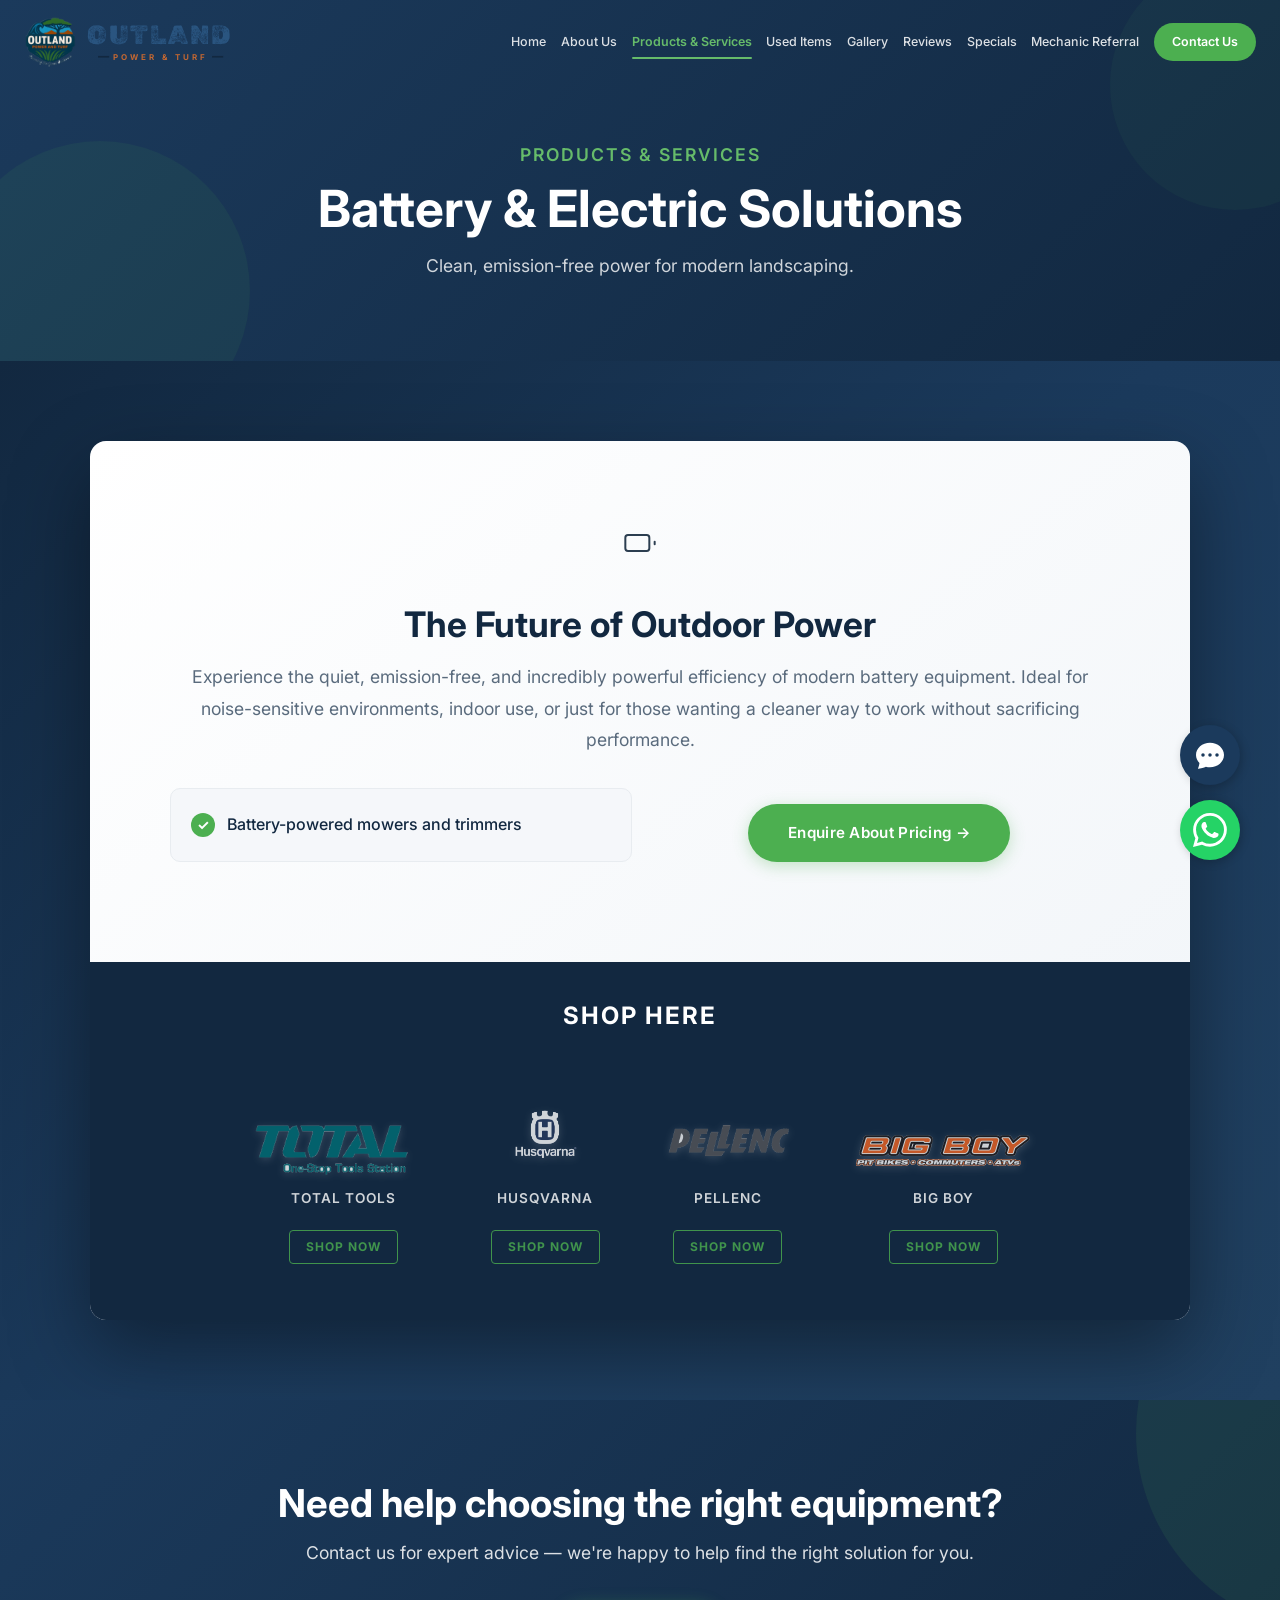
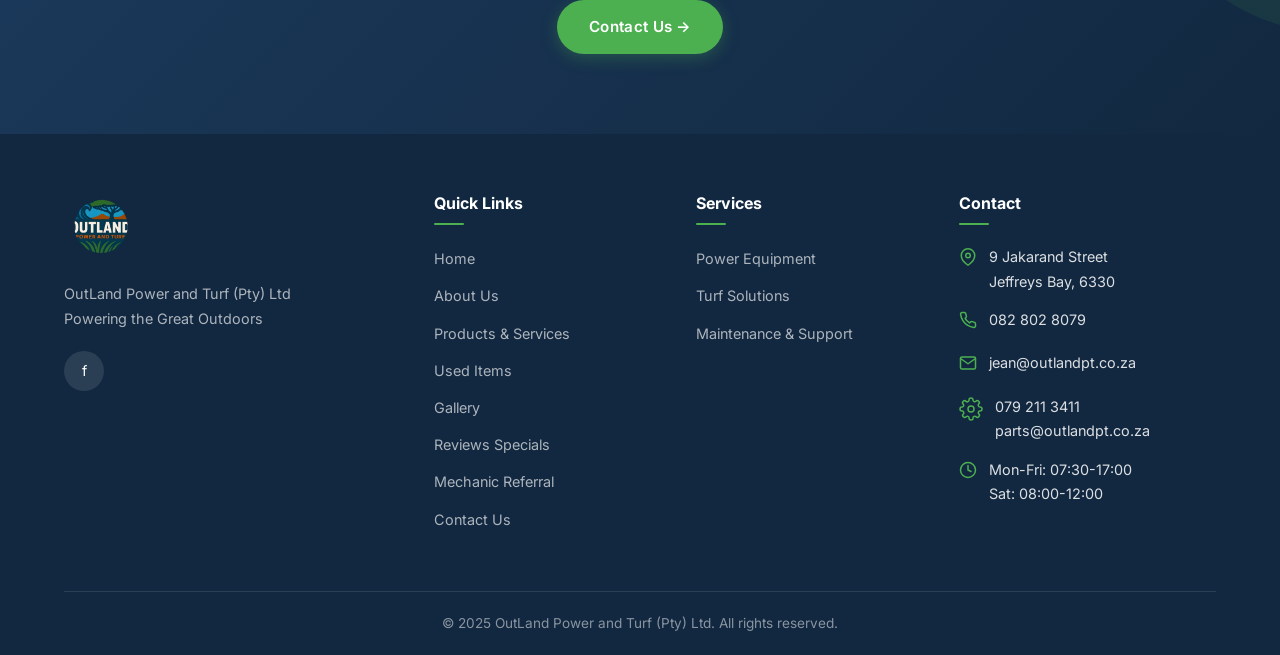
<file: battery-electric.html>
<!DOCTYPE html>
<html lang="en">
<head>
  <meta charset="UTF-8">
  <meta name="viewport" content="width=device-width, initial-scale=1.0">
  <meta name="description" content="Battery & Electric Solutions at OutLand Power and Turf.">
  <title>Battery & Electric Solutions | OutLand Power and Turf</title>
  <link rel="preconnect" href="https://fonts.googleapis.com">
  <link rel="preconnect" href="https://fonts.gstatic.com" crossorigin>
  <link href="https://fonts.googleapis.com/css2?family=Inter:wght@300;400;500;600;700;800&family=Caveat:wght@600;700&display=swap" rel="stylesheet">
  <link rel="stylesheet" href="styles.css">
  <link rel="icon" href="images/logo.png" type="image/png">
</head>
<body>

  <!-- Navigation -->
  <nav class="navbar" id="navbar">
    <div class="nav-container">
      <a href="index.html" class="nav-logo">
        <img src="images/logo.png" alt="OutLand Power and Turf Logo">
        <div class="nav-logo-text">
          <div class="logo-outland">OUTLAND</div>
          <div class="logo-sub">
            <span class="logo-dash">—</span> POWER &amp; TURF <span class="logo-dash">—</span>
          </div>
        </div>
      </a>
      <div class="nav-links" id="nav-links">
        <a href="index.html">Home</a>
        <a href="about.html">About Us</a>
        <a href="products.html" class="active">Products &amp; Services</a>
        <a href="used-items.html">Used Items</a>
        <a href="gallery.html">Gallery</a>
        <a href="reviews.html">Reviews</a>
        <a href="specials.html">Specials</a>
        <a href="mechanic-referral.html">Mechanic Referral</a>
        <a href="contact.html" class="nav-cta">Contact Us</a>
      </div>
      <div class="hamburger" id="hamburger">
        <span></span>
        <span></span>
        <span></span>
      </div>
    </div>
  </nav>
  <div class="nav-overlay" id="nav-overlay"></div>

  <!-- Page Header -->
  <section class="page-header">
    <div class="container">
      <p class="section-subtitle">Products &amp; Services</p>
      <h1>Battery &amp; Electric Solutions</h1>
      <p>Clean, emission-free power for modern landscaping.</p>
    </div>
  </section>

  <!-- Premium Layout Section -->
  <section class="premium-gradient-section">
    <div class="container">
      <div class="unified-content-card fade-in">
        
        <div class="unified-card-top-grid">

          <!-- Text Side -->
          <div class="unified-card-text">
            <div class="detailed-icon">
              <svg width="32" height="32" viewBox="0 0 24 24" fill="none" stroke="currentColor" stroke-width="1.5" stroke-linecap="round" stroke-linejoin="round"><rect x="1" y="6" width="18" height="12" rx="2" ry="2"></rect><line x1="23" y1="13" x2="23" y2="11"></line></svg>
            </div>
            <h2>The Future of Outdoor Power</h2>
            <p>Experience the quiet, emission-free, and incredibly powerful efficiency of modern battery equipment. Ideal for noise-sensitive environments, indoor use, or just for those wanting a cleaner way to work without sacrificing performance.</p>
            <div class="feature-pills">


            <div class="feature-pill"><span class="feature-check">✓</span> Battery-powered mowers and trimmers
            </div>
            <div class="service-overlap-cta" style="border-top: none; padding-top: 16px; text-align: center;">
              <a href="contact.html" class="btn btn-primary">Enquire About Pricing →</a>
            </div>
          </div>
        </div>

        <!-- Brands Overlay Strip -->
        <div class="brands-dark-strip" id="brands">
          <h3 class="shop-here-title">Shop Here</h3>
          <div class="brands-grid" style="gap: 20px;">


        <a href="https://totaltoolsonline.co.za/?gad_source=1&gad_campaignid=23780715076&gbraid=0AAAABDdbndjaM3ajn8o0pZav4e0J6uuhd&gclid=Cj0KCQjw_IXQBhCkARIsADqELbJdfUUSVOdrC7eyZ9twdL7-QbhxzaI8Y2oajh8TBp-s-kOV1YYsn54aAmc8EALw_wcB" target="_blank" rel="noopener noreferrer" class="brand-logo-link">
          <img src="images/total-tools-logo.png" alt="Total Tools" class="brand-logo-img">
          <span class="brand-name">Total Tools</span>
        </a>
        <a href="https://www.husqvarna.com/za/" target="_blank" rel="noopener noreferrer" class="brand-logo-link">
          <img src="images/husqvarna-logo.png" alt="Husqvarna" class="brand-logo-img" style="max-height: 80px;">
          <span class="brand-name">Husqvarna</span>
        </a>
        <a href="https://www.pellenc.com/en-za/" target="_blank" rel="noopener noreferrer" class="brand-logo-link">
          <img src="images/pellenc-logo.png" alt="Pellenc" class="brand-logo-img" style="max-height: 70px;">
          <span class="brand-name">Pellenc</span>
        </a>
        <a href="https://www.samotorcycles.co.za/commercial?gad_source=1&gad_campaignid=7704291830&gbraid=0AAAAACnItTV39l0O9LK68zWEVyNOzSXHL&gclid=Cj0KCQjwzqXQBhD2ARIsAKrIeU_2ohpMFGedCuWMk1kqtLIeWWKUDia_xumfeg8OmR7juFKhAfRSrewaApMgEALw_wcB" target="_blank" rel="noopener noreferrer" class="brand-logo-link">
          <img src="images/big-boy-logo.png" alt="Big Boy" class="brand-logo-img">
          <span class="brand-name">Big Boy</span>
        </a>
                          </div>
        </div>

      </div>
    </div>
  </section>

  <!-- CTA -->
  <section class="cta-section">
    <div class="container">
      <div class="fade-in">
        <h2>Need help choosing the right equipment?</h2>
        <p>Contact us for expert advice — we're happy to help find the right solution for you.</p>
        <a href="contact.html" class="btn btn-orange">Contact Us →</a>
      </div>
    </div>
  </section>

  <!-- Footer -->
  <footer class="footer">
    <div class="container">
      <div class="footer-grid">
        <div class="footer-brand">
          <img src="images/logo.png" alt="OutLand Logo">
          <p>OutLand Power and Turf (Pty) Ltd<br>Powering the Great Outdoors</p>
          <div class="footer-social">
            <a href="https://www.facebook.com/people/OutLand/61581158473050/" target="_blank" rel="noopener" aria-label="Facebook">f</a>
          </div>
        </div>
        <div>
          <h4>Quick Links</h4>
          <ul class="footer-links">
            <li><a href="index.html">Home</a></li>
            <li><a href="about.html">About Us</a></li>
            <li><a href="products.html">Products &amp; Services</a></li>
            <li><a href="used-items.html">Used Items</a></li>
            <li><a href="gallery.html">Gallery</a></li>
            <li><a href="reviews.html">Reviews</a>
        <a href="specials.html">Specials</a></li>
            <li><a href="mechanic-referral.html">Mechanic Referral</a></li>
            <li><a href="contact.html">Contact Us</a></li>
          </ul>
        </div>
        <div>
          <h4>Services</h4>
          <ul class="footer-links">
            <li><a href="products.html">Power Equipment</a></li>
            <li><a href="products.html">Turf Solutions</a></li>
            <li><a href="products.html">Maintenance &amp; Support</a></li>
          </ul>
        </div>
        <div>
          <h4>Contact</h4>
          <div class="footer-contact-item">
            <span class="footer-contact-icon"><svg width="18" height="18" viewBox="0 0 24 24" fill="none" stroke="currentColor" stroke-width="2" stroke-linecap="round" stroke-linejoin="round"><path d="M21 10c0 7-9 13-9 13s-9-6-9-13a9 9 0 0 1 18 0z"></path><circle cx="12" cy="10" r="3"></circle></svg></span>
            <span>9 Jakarand Street<br>Jeffreys Bay, 6330</span>
          </div>
          <div class="footer-contact-item">
            <span class="footer-contact-icon"><svg width="18" height="18" viewBox="0 0 24 24" fill="none" stroke="currentColor" stroke-width="2" stroke-linecap="round" stroke-linejoin="round"><path d="M22 16.92v3a2 2 0 0 1-2.18 2 19.79 19.79 0 0 1-8.63-3.07 19.5 19.5 0 0 1-6-6 19.79 19.79 0 0 1-3.07-8.67A2 2 0 0 1 4.11 2h3a2 2 0 0 1 2 1.72 12.84 12.84 0 0 0 .7 2.81 2 2 0 0 1-.45 2.11L8.09 9.91a16 16 0 0 0 6 6l1.27-1.27a2 2 0 0 1 2.11-.45 12.84 12.84 0 0 0 2.81.7A2 2 0 0 1 22 16.92z"></path></svg></span>
            <a href="tel:0828028079">082 802 8079</a>
          </div>
          <div class="footer-contact-item">
            <span class="footer-contact-icon"><svg width="18" height="18" viewBox="0 0 24 24" fill="none" stroke="currentColor" stroke-width="2" stroke-linecap="round" stroke-linejoin="round"><path d="M4 4h16c1.1 0 2 .9 2 2v12c0 1.1-.9 2-2 2H4c-1.1 0-2-.9-2-2V6c0-1.1.9-2 2-2z"></path><polyline points="22,6 12,13 2,6"></polyline></svg></span>
            <a href="mailto:jean@outlandpt.co.za">jean@outlandpt.co.za</a>
          </div>
          <div class="footer-contact-item">
            <span class="footer-contact-icon"><svg width="24" height="24" viewBox="0 0 24 24" fill="none" stroke="currentColor" stroke-width="1.5" stroke-linecap="round" stroke-linejoin="round"><circle cx="12" cy="12" r="3"></circle><path d="M19.4 15a1.65 1.65 0 0 0 .33 1.82l.06.06a2 2 0 0 1-2.83 2.83l-.06-.06a1.65 1.65 0 0 0-1.82-.33 1.65 1.65 0 0 0-1 1.51V21a2 2 0 0 1-4 0v-.09A1.65 1.65 0 0 0 9 19.4a1.65 1.65 0 0 0-1.82.33l-.06.06a2 2 0 0 1-2.83-2.83l.06-.06A1.65 1.65 0 0 0 4.68 15a1.65 1.65 0 0 0-1.51-1H3a2 2 0 0 1 0-4h.09A1.65 1.65 0 0 0 4.6 9a1.65 1.65 0 0 0-.33-1.82l-.06-.06a2 2 0 0 1 2.83-2.83l.06.06A1.65 1.65 0 0 0 9 4.68a1.65 1.65 0 0 0 1-1.51V3a2 2 0 0 1 4 0v.09a1.65 1.65 0 0 0 1 1.51 1.65 1.65 0 0 0 1.82-.33l.06-.06a2 2 0 0 1 2.83 2.83l-.06.06A1.65 1.65 0 0 0 19.4 9a1.65 1.65 0 0 0 1.51 1H21a2 2 0 0 1 0 4h-.09a1.65 1.65 0 0 0-1.51 1z"></path></svg></span>
            <span>
              <a href="tel:0792113411">079 211 3411</a><br>
              <a href="mailto:parts@outlandpt.co.za">parts@outlandpt.co.za</a>
            </span>
          </div>
          <div class="footer-contact-item">
            <span class="footer-contact-icon"><svg width="18" height="18" viewBox="0 0 24 24" fill="none" stroke="currentColor" stroke-width="2" stroke-linecap="round" stroke-linejoin="round"><circle cx="12" cy="12" r="10"></circle><polyline points="12 6 12 12 16 14"></polyline></svg></span>
            <span>Mon-Fri: 07:30-17:00<br>Sat: 08:00-12:00</span>
          </div>
        </div>
      </div>
      <div class="footer-bottom">
        <p>&copy; 2025 OutLand Power and Turf (Pty) Ltd. All rights reserved.</p>
      </div>
    </div>
  </footer>

  <script src="main.js"></script>
</body>
</html>
</file>
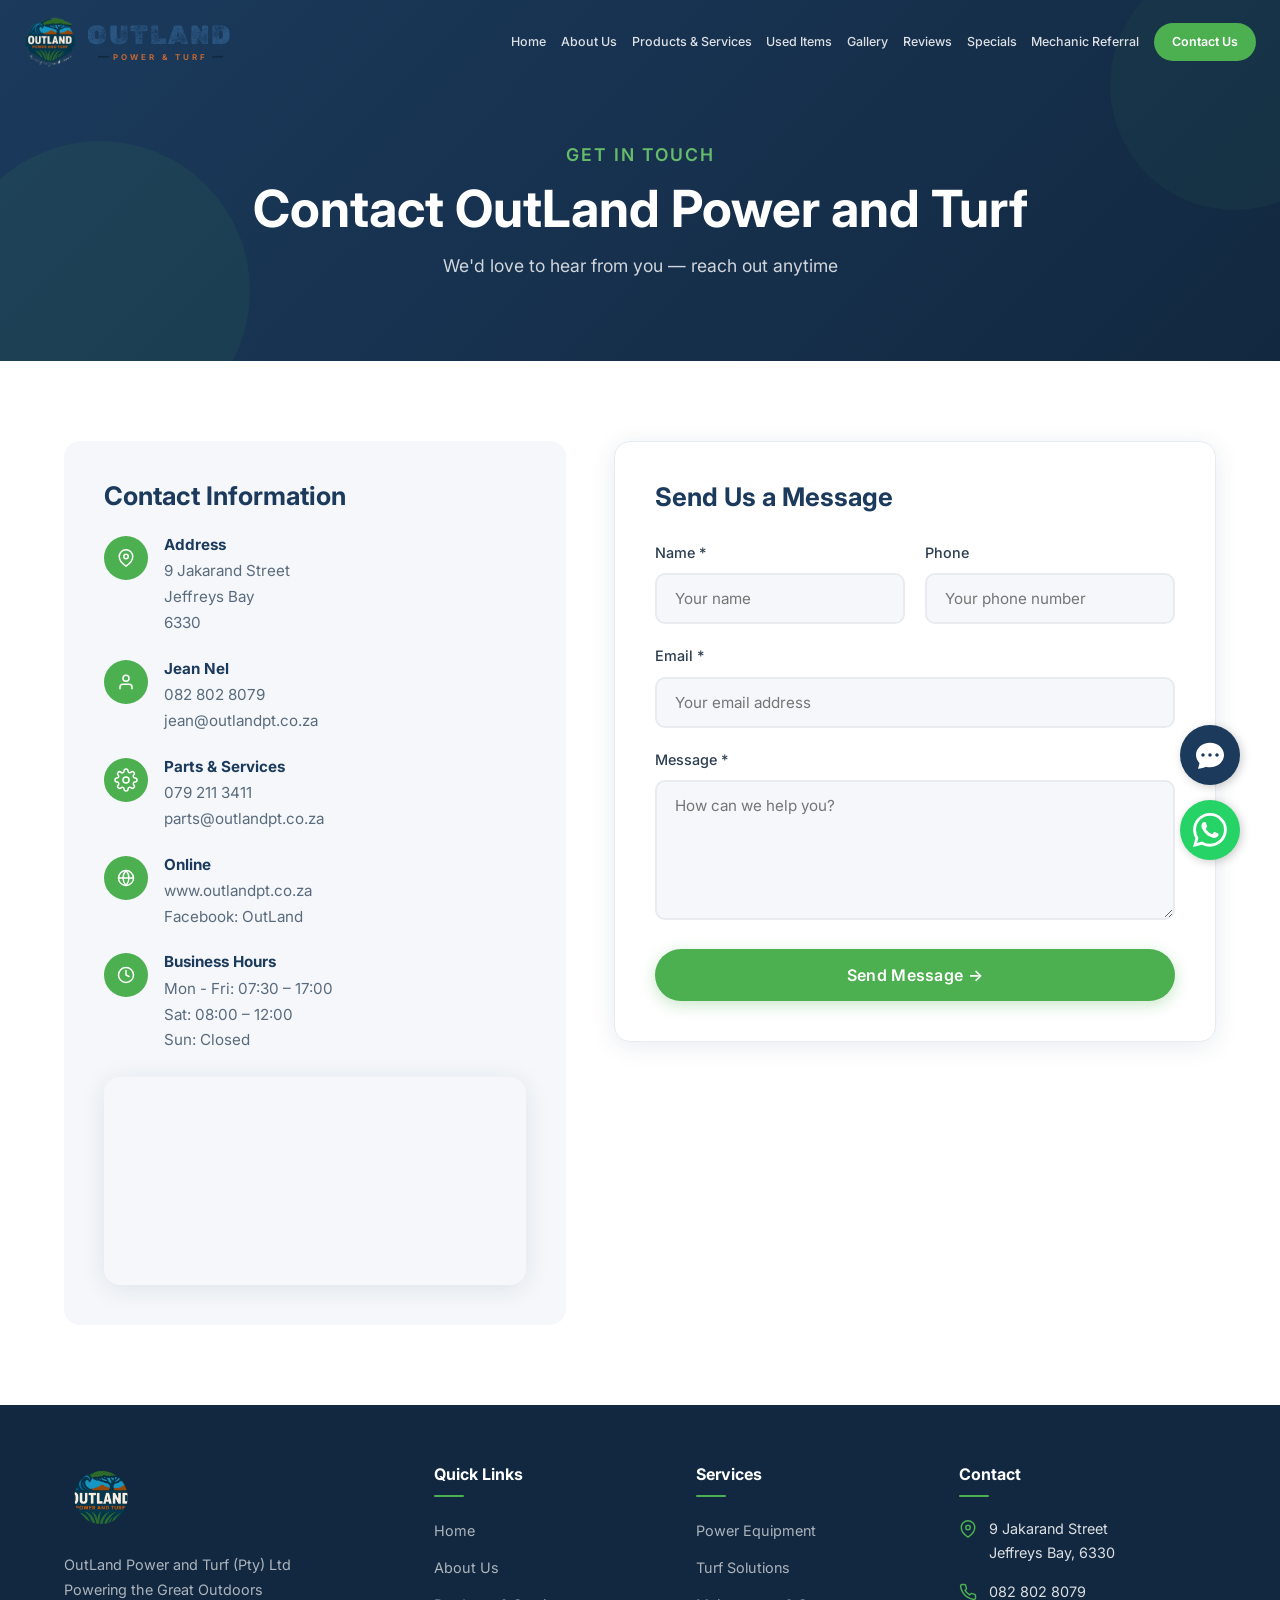
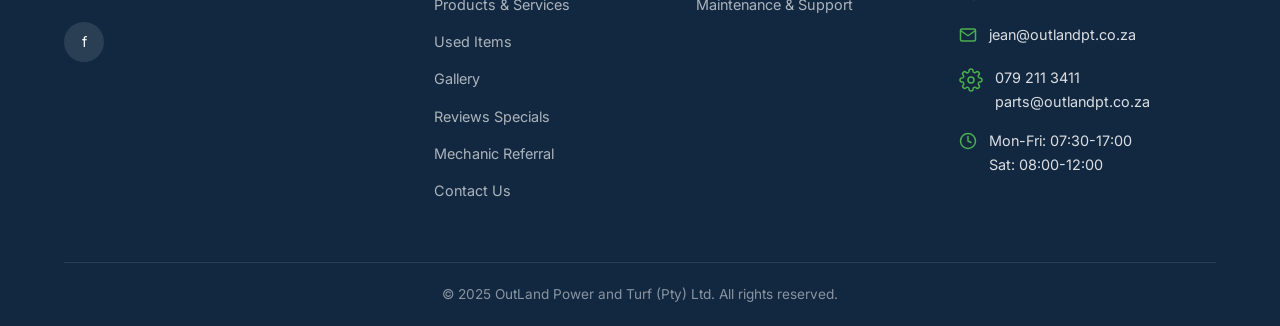
<file: contact.html>
<!DOCTYPE html>
<html lang="en">
<head>
  <meta charset="UTF-8">
  <meta name="viewport" content="width=device-width, initial-scale=1.0">
  <meta name="description" content="Contact OutLand Power and Turf — Get in touch for equipment enquiries, service, and support in Jeffreys Bay.">
  <title>Contact Us | OutLand Power and Turf</title>
  <link rel="preconnect" href="https://fonts.googleapis.com">
  <link rel="preconnect" href="https://fonts.gstatic.com" crossorigin>
  <link href="https://fonts.googleapis.com/css2?family=Inter:wght@300;400;500;600;700;800&family=Caveat:wght@600;700&display=swap" rel="stylesheet">
  <link rel="stylesheet" href="styles.css">
  <link rel="icon" href="images/logo.png" type="image/png">
</head>
<body>

  <!-- Navigation -->
  <nav class="navbar" id="navbar">
    <div class="nav-container">
      <a href="index.html" class="nav-logo">
        <img src="images/logo.png" alt="OutLand Power and Turf Logo">
        <div class="nav-logo-text">
          <div class="logo-outland">OUTLAND</div>
          <div class="logo-sub">
            <span class="logo-dash">—</span> POWER &amp; TURF <span class="logo-dash">—</span>
          </div>
        </div>
      </a>
      <div class="nav-links" id="nav-links">
        <a href="index.html">Home</a>
        <a href="about.html">About Us</a>
        <a href="products.html">Products &amp; Services</a>
        <a href="used-items.html">Used Items</a>
        <a href="gallery.html">Gallery</a>
        <a href="reviews.html">Reviews</a>
        <a href="specials.html">Specials</a>
        <a href="mechanic-referral.html">Mechanic Referral</a>
        <a href="contact.html" class="nav-cta active">Contact Us</a>
      </div>
      <div class="hamburger" id="hamburger">
        <span></span>
        <span></span>
        <span></span>
      </div>
    </div>
  </nav>
  <div class="nav-overlay" id="nav-overlay"></div>

  <!-- Page Header -->
  <section class="page-header">
    <div class="container">
      <p class="section-subtitle">Get in Touch</p>
      <h1>Contact OutLand Power and Turf</h1>
      <p>We'd love to hear from you — reach out anytime</p>
    </div>
  </section>

  <!-- Contact Section -->
  <section class="section">
    <div class="container">
      <div class="contact-grid fade-in">

        <!-- Contact Info -->
        <div class="contact-info">
          <h3>Contact Information</h3>

          <div class="contact-item">
            <div class="contact-icon"><svg width="18" height="18" viewBox="0 0 24 24" fill="none" stroke="currentColor" stroke-width="2" stroke-linecap="round" stroke-linejoin="round"><path d="M21 10c0 7-9 13-9 13s-9-6-9-13a9 9 0 0 1 18 0z"></path><circle cx="12" cy="10" r="3"></circle></svg></div>
            <div class="contact-item-text">
              <h4>Address</h4>
              <p>9 Jakarand Street<br>Jeffreys Bay<br>6330</p>
            </div>
          </div>

          <div class="contact-item">
            <div class="contact-icon"><svg width="18" height="18" viewBox="0 0 24 24" fill="none" stroke="currentColor" stroke-width="2" stroke-linecap="round" stroke-linejoin="round"><path d="M20 21v-2a4 4 0 0 0-4-4H8a4 4 0 0 0-4 4v2"></path><circle cx="12" cy="7" r="4"></circle></svg></div>
            <div class="contact-item-text">
              <h4>Jean Nel</h4>
              <p><a href="tel:0828028079">082 802 8079</a></p>
              <p><a href="mailto:jean@outlandpt.co.za">jean@outlandpt.co.za</a></p>
            </div>
          </div>

          <div class="contact-item">
            <div class="contact-icon"><svg width="24" height="24" viewBox="0 0 24 24" fill="none" stroke="currentColor" stroke-width="1.5" stroke-linecap="round" stroke-linejoin="round"><circle cx="12" cy="12" r="3"></circle><path d="M19.4 15a1.65 1.65 0 0 0 .33 1.82l.06.06a2 2 0 0 1-2.83 2.83l-.06-.06a1.65 1.65 0 0 0-1.82-.33 1.65 1.65 0 0 0-1 1.51V21a2 2 0 0 1-4 0v-.09A1.65 1.65 0 0 0 9 19.4a1.65 1.65 0 0 0-1.82.33l-.06.06a2 2 0 0 1-2.83-2.83l.06-.06A1.65 1.65 0 0 0 4.68 15a1.65 1.65 0 0 0-1.51-1H3a2 2 0 0 1 0-4h.09A1.65 1.65 0 0 0 4.6 9a1.65 1.65 0 0 0-.33-1.82l-.06-.06a2 2 0 0 1 2.83-2.83l.06.06A1.65 1.65 0 0 0 9 4.68a1.65 1.65 0 0 0 1-1.51V3a2 2 0 0 1 4 0v.09a1.65 1.65 0 0 0 1 1.51 1.65 1.65 0 0 0 1.82-.33l.06-.06a2 2 0 0 1 2.83 2.83l-.06.06A1.65 1.65 0 0 0 19.4 9a1.65 1.65 0 0 0 1.51 1H21a2 2 0 0 1 0 4h-.09a1.65 1.65 0 0 0-1.51 1z"></path></svg></div>
            <div class="contact-item-text">
              <h4>Parts & Services</h4>
              <p><a href="tel:0792113411">079 211 3411</a></p>
              <p><a href="mailto:parts@outlandpt.co.za">parts@outlandpt.co.za</a></p>
            </div>
          </div>

          <div class="contact-item">
            <div class="contact-icon"><svg width="18" height="18" viewBox="0 0 24 24" fill="none" stroke="currentColor" stroke-width="2" stroke-linecap="round" stroke-linejoin="round"><circle cx="12" cy="12" r="10"></circle><line x1="2" y1="12" x2="22" y2="12"></line><path d="M12 2a15.3 15.3 0 0 1 4 10 15.3 15.3 0 0 1-4 10 15.3 15.3 0 0 1-4-10 15.3 15.3 0 0 1 4-10z"></path></svg></div>
            <div class="contact-item-text">
              <h4>Online</h4>
              <p><a href="https://www.outlandpt.co.za" target="_blank" rel="noopener">www.outlandpt.co.za</a></p>
              <p><a href="https://www.facebook.com/people/OutLand/61581158473050/" target="_blank" rel="noopener">Facebook: OutLand</a></p>
            </div>
          </div>

          <div class="contact-item">
            <div class="contact-icon"><svg width="18" height="18" viewBox="0 0 24 24" fill="none" stroke="currentColor" stroke-width="2" stroke-linecap="round" stroke-linejoin="round"><circle cx="12" cy="12" r="10"></circle><polyline points="12 6 12 12 16 14"></polyline></svg></div>
            <div class="contact-item-text">
              <h4>Business Hours</h4>
              <p>Mon - Fri: 07:30 – 17:00</p>
              <p>Sat: 08:00 – 12:00</p>
              <p>Sun: Closed</p>
            </div>
          </div>

          <!-- Map -->
          <div style="margin-top: 24px; border-radius: var(--radius); overflow: hidden; box-shadow: var(--shadow);">
            <iframe
              src="https://www.google.com/maps/embed?pb=!1m18!1m12!1m3!1d3322.5!2d24.925!3d-33.93!2m3!1f0!2f0!3f0!3m2!1i1024!2i768!4f13.1!3m3!1m2!1s0x0%3A0x0!2zMzPCsDU1JzQ4LjAiUyAyNMKwNTUnMzAuMCJF!5e0!3m2!1sen!2sza!4v1700000000000"
              width="100%"
              height="200"
              style="border:0;"
              allowfullscreen=""
              loading="lazy"
              referrerpolicy="no-referrer-when-downgrade"
              title="OutLand Power and Turf Location">
            </iframe>
          </div>
        </div>

        <!-- Contact Form -->
        <div class="contact-form">
          <h3>Send Us a Message</h3>
          <form id="contact-form">
            <div class="form-row">
              <div class="form-group">
                <label for="name">Name *</label>
                <input type="text" id="name" name="name" placeholder="Your name" required>
              </div>
              <div class="form-group">
                <label for="phone">Phone</label>
                <input type="tel" id="phone" name="phone" placeholder="Your phone number">
              </div>
            </div>

            <div class="form-group">
              <label for="email">Email *</label>
              <input type="email" id="email" name="email" placeholder="Your email address" required>
            </div>

            <div class="form-group">
              <label for="message">Message *</label>
              <textarea id="message" name="message" placeholder="How can we help you?" required></textarea>
            </div>

            <button type="submit" class="btn btn-primary">Send Message →</button>

            <div class="form-message"></div>
          </form>
        </div>

      </div>
    </div>
  </section>

  <!-- Footer -->
  <footer class="footer">
    <div class="container">
      <div class="footer-grid">
        <div class="footer-brand">
          <img src="images/logo.png" alt="OutLand Logo">
          <p>OutLand Power and Turf (Pty) Ltd<br>Powering the Great Outdoors</p>
          <div class="footer-social">
            <a href="https://www.facebook.com/people/OutLand/61581158473050/" target="_blank" rel="noopener" aria-label="Facebook">f</a>
          </div>
        </div>
        <div>
          <h4>Quick Links</h4>
          <ul class="footer-links">
            <li><a href="index.html">Home</a></li>
            <li><a href="about.html">About Us</a></li>
            <li><a href="products.html">Products &amp; Services</a></li>
            <li><a href="used-items.html">Used Items</a></li>
            <li><a href="gallery.html">Gallery</a></li>
            <li><a href="reviews.html">Reviews</a>
        <a href="specials.html">Specials</a></li>
            <li><a href="mechanic-referral.html">Mechanic Referral</a></li>
            <li><a href="contact.html">Contact Us</a></li>
          </ul>
        </div>
        <div>
          <h4>Services</h4>
          <ul class="footer-links">
            <li><a href="products.html">Power Equipment</a></li>
            <li><a href="products.html">Turf Solutions</a></li>
            <li><a href="products.html">Maintenance &amp; Support</a></li>
          </ul>
        </div>
        <div>
          <h4>Contact</h4>
          <div class="footer-contact-item">
            <span class="footer-contact-icon"><svg width="18" height="18" viewBox="0 0 24 24" fill="none" stroke="currentColor" stroke-width="2" stroke-linecap="round" stroke-linejoin="round"><path d="M21 10c0 7-9 13-9 13s-9-6-9-13a9 9 0 0 1 18 0z"></path><circle cx="12" cy="10" r="3"></circle></svg></span>
            <span>9 Jakarand Street<br>Jeffreys Bay, 6330</span>
          </div>
          <div class="footer-contact-item">
            <span class="footer-contact-icon"><svg width="18" height="18" viewBox="0 0 24 24" fill="none" stroke="currentColor" stroke-width="2" stroke-linecap="round" stroke-linejoin="round"><path d="M22 16.92v3a2 2 0 0 1-2.18 2 19.79 19.79 0 0 1-8.63-3.07 19.5 19.5 0 0 1-6-6 19.79 19.79 0 0 1-3.07-8.67A2 2 0 0 1 4.11 2h3a2 2 0 0 1 2 1.72 12.84 12.84 0 0 0 .7 2.81 2 2 0 0 1-.45 2.11L8.09 9.91a16 16 0 0 0 6 6l1.27-1.27a2 2 0 0 1 2.11-.45 12.84 12.84 0 0 0 2.81.7A2 2 0 0 1 22 16.92z"></path></svg></span>
            <a href="tel:0828028079">082 802 8079</a>
          </div>
          <div class="footer-contact-item">
            <span class="footer-contact-icon"><svg width="18" height="18" viewBox="0 0 24 24" fill="none" stroke="currentColor" stroke-width="2" stroke-linecap="round" stroke-linejoin="round"><path d="M4 4h16c1.1 0 2 .9 2 2v12c0 1.1-.9 2-2 2H4c-1.1 0-2-.9-2-2V6c0-1.1.9-2 2-2z"></path><polyline points="22,6 12,13 2,6"></polyline></svg></span>
            <a href="mailto:jean@outlandpt.co.za">jean@outlandpt.co.za</a>
          </div>
          <div class="footer-contact-item">
            <span class="footer-contact-icon"><svg width="24" height="24" viewBox="0 0 24 24" fill="none" stroke="currentColor" stroke-width="1.5" stroke-linecap="round" stroke-linejoin="round"><circle cx="12" cy="12" r="3"></circle><path d="M19.4 15a1.65 1.65 0 0 0 .33 1.82l.06.06a2 2 0 0 1-2.83 2.83l-.06-.06a1.65 1.65 0 0 0-1.82-.33 1.65 1.65 0 0 0-1 1.51V21a2 2 0 0 1-4 0v-.09A1.65 1.65 0 0 0 9 19.4a1.65 1.65 0 0 0-1.82.33l-.06.06a2 2 0 0 1-2.83-2.83l.06-.06A1.65 1.65 0 0 0 4.68 15a1.65 1.65 0 0 0-1.51-1H3a2 2 0 0 1 0-4h.09A1.65 1.65 0 0 0 4.6 9a1.65 1.65 0 0 0-.33-1.82l-.06-.06a2 2 0 0 1 2.83-2.83l.06.06A1.65 1.65 0 0 0 9 4.68a1.65 1.65 0 0 0 1-1.51V3a2 2 0 0 1 4 0v.09a1.65 1.65 0 0 0 1 1.51 1.65 1.65 0 0 0 1.82-.33l.06-.06a2 2 0 0 1 2.83 2.83l-.06.06A1.65 1.65 0 0 0 19.4 9a1.65 1.65 0 0 0 1.51 1H21a2 2 0 0 1 0 4h-.09a1.65 1.65 0 0 0-1.51 1z"></path></svg></span>
            <span>
              <a href="tel:0792113411">079 211 3411</a><br>
              <a href="mailto:parts@outlandpt.co.za">parts@outlandpt.co.za</a>
            </span>
          </div>
          <div class="footer-contact-item">
            <span class="footer-contact-icon"><svg width="18" height="18" viewBox="0 0 24 24" fill="none" stroke="currentColor" stroke-width="2" stroke-linecap="round" stroke-linejoin="round"><circle cx="12" cy="12" r="10"></circle><polyline points="12 6 12 12 16 14"></polyline></svg></span>
            <span>Mon-Fri: 07:30-17:00<br>Sat: 08:00-12:00</span>
          </div>
        </div>
      </div>
      <div class="footer-bottom">
        <p>&copy; 2025 OutLand Power and Turf (Pty) Ltd. All rights reserved.</p>
      </div>
    </div>
  </footer>

  <script src="main.js"></script>
</body>
</html>
</file>
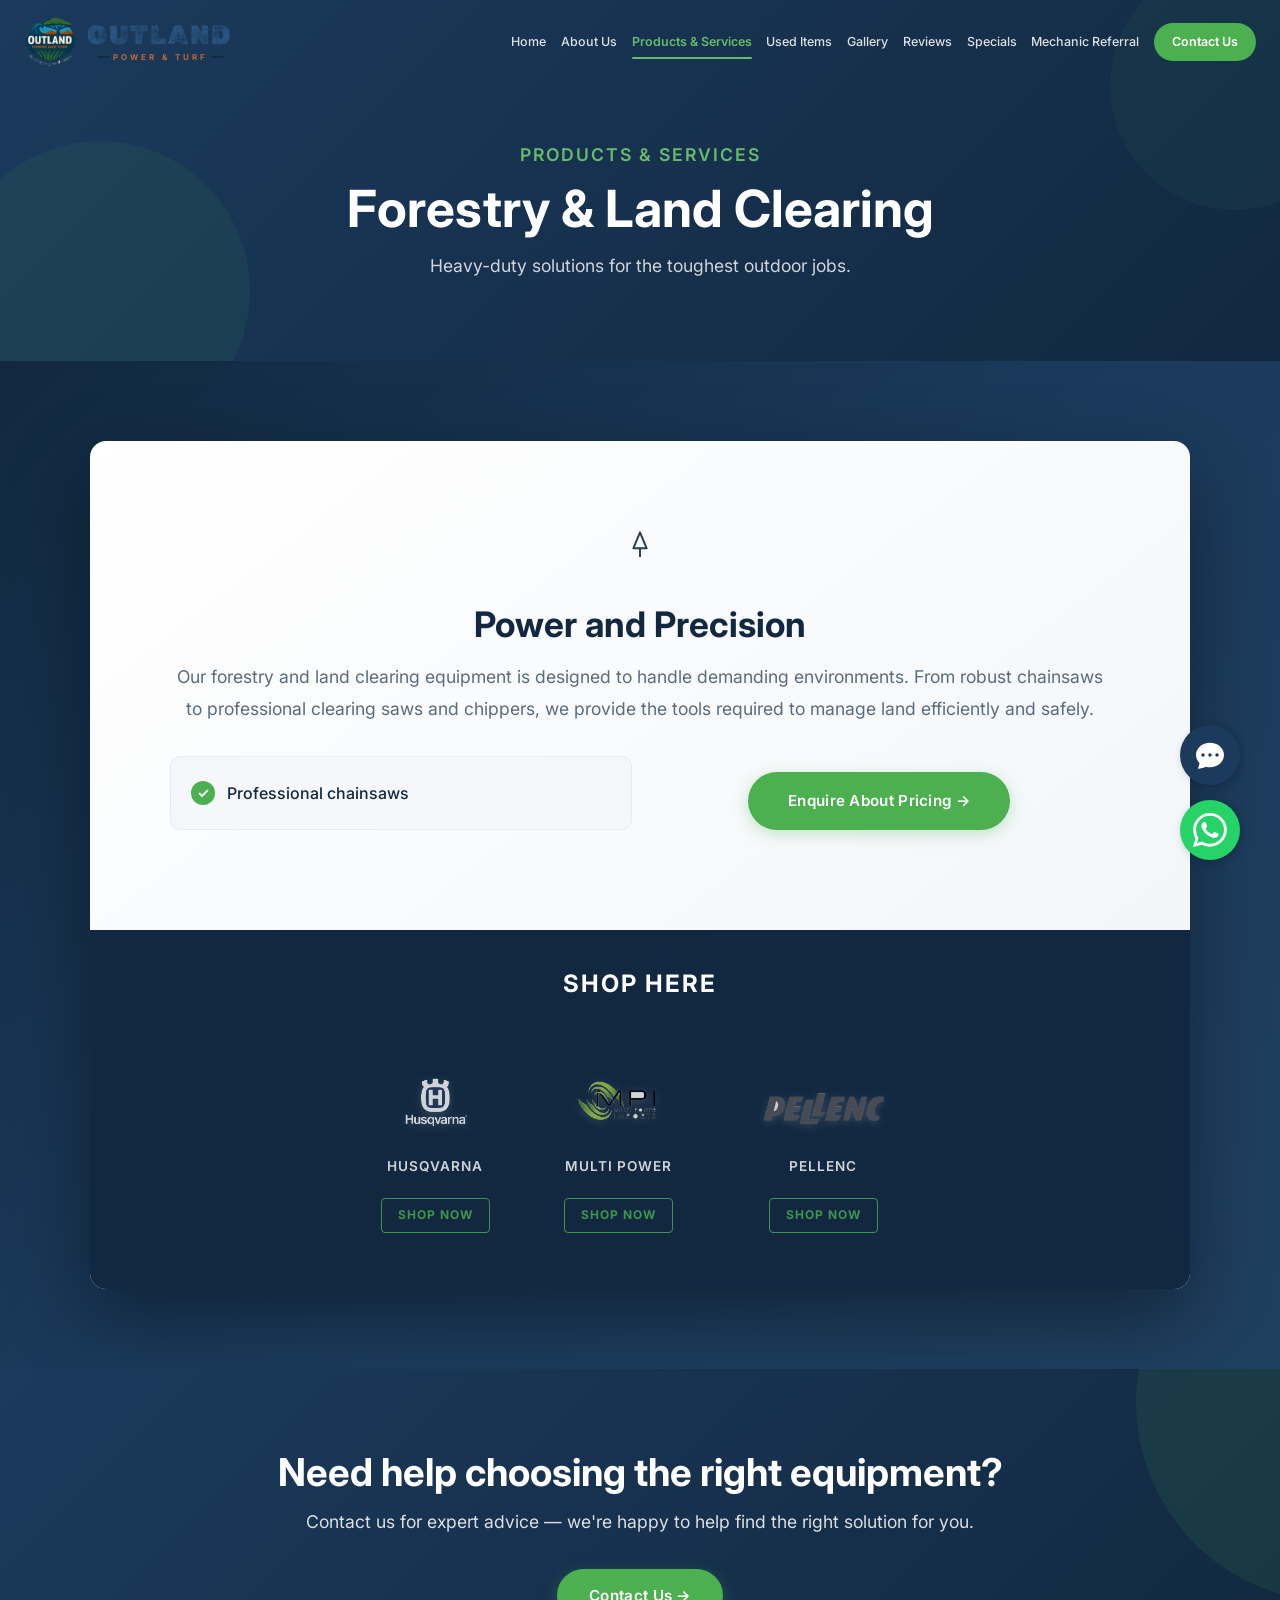
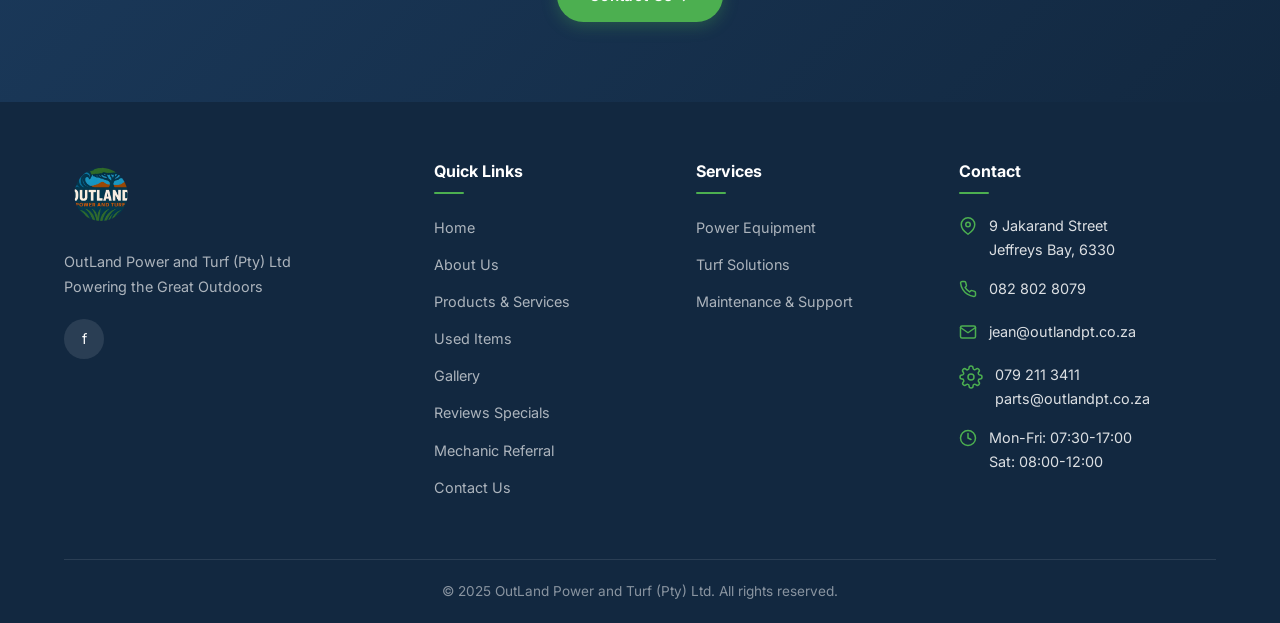
<file: forestry-clearing.html>
<!DOCTYPE html>
<html lang="en">
<head>
  <meta charset="UTF-8">
  <meta name="viewport" content="width=device-width, initial-scale=1.0">
  <meta name="description" content="Forestry & Land Clearing Equipment at OutLand Power and Turf.">
  <title>Forestry & Land Clearing | OutLand Power and Turf</title>
  <link rel="preconnect" href="https://fonts.googleapis.com">
  <link rel="preconnect" href="https://fonts.gstatic.com" crossorigin>
  <link href="https://fonts.googleapis.com/css2?family=Inter:wght@300;400;500;600;700;800&family=Caveat:wght@600;700&display=swap" rel="stylesheet">
  <link rel="stylesheet" href="styles.css">
  <link rel="icon" href="images/logo.png" type="image/png">
</head>
<body>

  <!-- Navigation -->
  <nav class="navbar" id="navbar">
    <div class="nav-container">
      <a href="index.html" class="nav-logo">
        <img src="images/logo.png" alt="OutLand Power and Turf Logo">
        <div class="nav-logo-text">
          <div class="logo-outland">OUTLAND</div>
          <div class="logo-sub">
            <span class="logo-dash">—</span> POWER &amp; TURF <span class="logo-dash">—</span>
          </div>
        </div>
      </a>
      <div class="nav-links" id="nav-links">
        <a href="index.html">Home</a>
        <a href="about.html">About Us</a>
        <a href="products.html" class="active">Products &amp; Services</a>
        <a href="used-items.html">Used Items</a>
        <a href="gallery.html">Gallery</a>
        <a href="reviews.html">Reviews</a>
        <a href="specials.html">Specials</a>
        <a href="mechanic-referral.html">Mechanic Referral</a>
        <a href="contact.html" class="nav-cta">Contact Us</a>
      </div>
      <div class="hamburger" id="hamburger">
        <span></span>
        <span></span>
        <span></span>
      </div>
    </div>
  </nav>
  <div class="nav-overlay" id="nav-overlay"></div>

  <!-- Page Header -->
  <section class="page-header">
    <div class="container">
      <p class="section-subtitle">Products &amp; Services</p>
      <h1>Forestry &amp; Land Clearing</h1>
      <p>Heavy-duty solutions for the toughest outdoor jobs.</p>
    </div>
  </section>

  <!-- Premium Layout Section -->
  <section class="premium-gradient-section">
    <div class="container">
      <div class="unified-content-card fade-in">
        
        <div class="unified-card-top-grid">

          <!-- Text Side -->
          <div class="unified-card-text">
            <div class="detailed-icon">
              <svg width="32" height="32" viewBox="0 0 24 24" fill="none" stroke="currentColor" stroke-width="1.5" stroke-linecap="round" stroke-linejoin="round"><path d="M12 22v-6"></path><path d="M7 16l5-12 5 12H7z"></path></svg>
            </div>
            <h2>Power and Precision</h2>
            <p>Our forestry and land clearing equipment is designed to handle demanding environments. From robust chainsaws to professional clearing saws and chippers, we provide the tools required to manage land efficiently and safely.</p>
            <div class="feature-pills">


            <div class="feature-pill"><span class="feature-check">✓</span> Professional chainsaws
            </div>
            <div class="service-overlap-cta" style="border-top: none; padding-top: 16px; text-align: center;">
              <a href="contact.html" class="btn btn-primary">Enquire About Pricing →</a>
            </div>
          </div>
        </div>

        <!-- Brands Overlay Strip -->
        <div class="brands-dark-strip" id="brands">
          <h3 class="shop-here-title">Shop Here</h3>
          <div class="brands-grid" style="gap: 20px;">


        <a href="https://www.husqvarna.com/za/" target="_blank" rel="noopener noreferrer" class="brand-logo-link">
          <img src="images/husqvarna-logo.png" alt="Husqvarna" class="brand-logo-img" style="max-height: 80px;">
          <span class="brand-name">Husqvarna</span>
        </a>
        <a href="https://www.multipowerimports.co.za/" target="_blank" rel="noopener noreferrer" class="brand-logo-link">
          <img src="images/multi-power-logo.png" alt="Multi Power" class="brand-logo-img" style="max-height: 80px;">
          <span class="brand-name">Multi Power</span>
        </a>
        <a href="https://www.pellenc.com/en-za/" target="_blank" rel="noopener noreferrer" class="brand-logo-link">
          <img src="images/pellenc-logo.png" alt="Pellenc" class="brand-logo-img" style="max-height: 70px;">
          <span class="brand-name">Pellenc</span>
        </a>
                          </div>
        </div>

      </div>
    </div>
  </section>

  <!-- CTA -->
  <section class="cta-section">
    <div class="container">
      <div class="fade-in">
        <h2>Need help choosing the right equipment?</h2>
        <p>Contact us for expert advice — we're happy to help find the right solution for you.</p>
        <a href="contact.html" class="btn btn-orange">Contact Us →</a>
      </div>
    </div>
  </section>

  <!-- Footer -->
  <footer class="footer">
    <div class="container">
      <div class="footer-grid">
        <div class="footer-brand">
          <img src="images/logo.png" alt="OutLand Logo">
          <p>OutLand Power and Turf (Pty) Ltd<br>Powering the Great Outdoors</p>
          <div class="footer-social">
            <a href="https://www.facebook.com/people/OutLand/61581158473050/" target="_blank" rel="noopener" aria-label="Facebook">f</a>
          </div>
        </div>
        <div>
          <h4>Quick Links</h4>
          <ul class="footer-links">
            <li><a href="index.html">Home</a></li>
            <li><a href="about.html">About Us</a></li>
            <li><a href="products.html">Products &amp; Services</a></li>
            <li><a href="used-items.html">Used Items</a></li>
            <li><a href="gallery.html">Gallery</a></li>
            <li><a href="reviews.html">Reviews</a>
        <a href="specials.html">Specials</a></li>
            <li><a href="mechanic-referral.html">Mechanic Referral</a></li>
            <li><a href="contact.html">Contact Us</a></li>
          </ul>
        </div>
        <div>
          <h4>Services</h4>
          <ul class="footer-links">
            <li><a href="products.html">Power Equipment</a></li>
            <li><a href="products.html">Turf Solutions</a></li>
            <li><a href="products.html">Maintenance &amp; Support</a></li>
          </ul>
        </div>
        <div>
          <h4>Contact</h4>
          <div class="footer-contact-item">
            <span class="footer-contact-icon"><svg width="18" height="18" viewBox="0 0 24 24" fill="none" stroke="currentColor" stroke-width="2" stroke-linecap="round" stroke-linejoin="round"><path d="M21 10c0 7-9 13-9 13s-9-6-9-13a9 9 0 0 1 18 0z"></path><circle cx="12" cy="10" r="3"></circle></svg></span>
            <span>9 Jakarand Street<br>Jeffreys Bay, 6330</span>
          </div>
          <div class="footer-contact-item">
            <span class="footer-contact-icon"><svg width="18" height="18" viewBox="0 0 24 24" fill="none" stroke="currentColor" stroke-width="2" stroke-linecap="round" stroke-linejoin="round"><path d="M22 16.92v3a2 2 0 0 1-2.18 2 19.79 19.79 0 0 1-8.63-3.07 19.5 19.5 0 0 1-6-6 19.79 19.79 0 0 1-3.07-8.67A2 2 0 0 1 4.11 2h3a2 2 0 0 1 2 1.72 12.84 12.84 0 0 0 .7 2.81 2 2 0 0 1-.45 2.11L8.09 9.91a16 16 0 0 0 6 6l1.27-1.27a2 2 0 0 1 2.11-.45 12.84 12.84 0 0 0 2.81.7A2 2 0 0 1 22 16.92z"></path></svg></span>
            <a href="tel:0828028079">082 802 8079</a>
          </div>
          <div class="footer-contact-item">
            <span class="footer-contact-icon"><svg width="18" height="18" viewBox="0 0 24 24" fill="none" stroke="currentColor" stroke-width="2" stroke-linecap="round" stroke-linejoin="round"><path d="M4 4h16c1.1 0 2 .9 2 2v12c0 1.1-.9 2-2 2H4c-1.1 0-2-.9-2-2V6c0-1.1.9-2 2-2z"></path><polyline points="22,6 12,13 2,6"></polyline></svg></span>
            <a href="mailto:jean@outlandpt.co.za">jean@outlandpt.co.za</a>
          </div>
          <div class="footer-contact-item">
            <span class="footer-contact-icon"><svg width="24" height="24" viewBox="0 0 24 24" fill="none" stroke="currentColor" stroke-width="1.5" stroke-linecap="round" stroke-linejoin="round"><circle cx="12" cy="12" r="3"></circle><path d="M19.4 15a1.65 1.65 0 0 0 .33 1.82l.06.06a2 2 0 0 1-2.83 2.83l-.06-.06a1.65 1.65 0 0 0-1.82-.33 1.65 1.65 0 0 0-1 1.51V21a2 2 0 0 1-4 0v-.09A1.65 1.65 0 0 0 9 19.4a1.65 1.65 0 0 0-1.82.33l-.06.06a2 2 0 0 1-2.83-2.83l.06-.06A1.65 1.65 0 0 0 4.68 15a1.65 1.65 0 0 0-1.51-1H3a2 2 0 0 1 0-4h.09A1.65 1.65 0 0 0 4.6 9a1.65 1.65 0 0 0-.33-1.82l-.06-.06a2 2 0 0 1 2.83-2.83l.06.06A1.65 1.65 0 0 0 9 4.68a1.65 1.65 0 0 0 1-1.51V3a2 2 0 0 1 4 0v.09a1.65 1.65 0 0 0 1 1.51 1.65 1.65 0 0 0 1.82-.33l.06-.06a2 2 0 0 1 2.83 2.83l-.06.06A1.65 1.65 0 0 0 19.4 9a1.65 1.65 0 0 0 1.51 1H21a2 2 0 0 1 0 4h-.09a1.65 1.65 0 0 0-1.51 1z"></path></svg></span>
            <span>
              <a href="tel:0792113411">079 211 3411</a><br>
              <a href="mailto:parts@outlandpt.co.za">parts@outlandpt.co.za</a>
            </span>
          </div>
          <div class="footer-contact-item">
            <span class="footer-contact-icon"><svg width="18" height="18" viewBox="0 0 24 24" fill="none" stroke="currentColor" stroke-width="2" stroke-linecap="round" stroke-linejoin="round"><circle cx="12" cy="12" r="10"></circle><polyline points="12 6 12 12 16 14"></polyline></svg></span>
            <span>Mon-Fri: 07:30-17:00<br>Sat: 08:00-12:00</span>
          </div>
        </div>
      </div>
      <div class="footer-bottom">
        <p>&copy; 2025 OutLand Power and Turf (Pty) Ltd. All rights reserved.</p>
      </div>
    </div>
  </footer>

  <script src="main.js"></script>
</body>
</html>
</file>
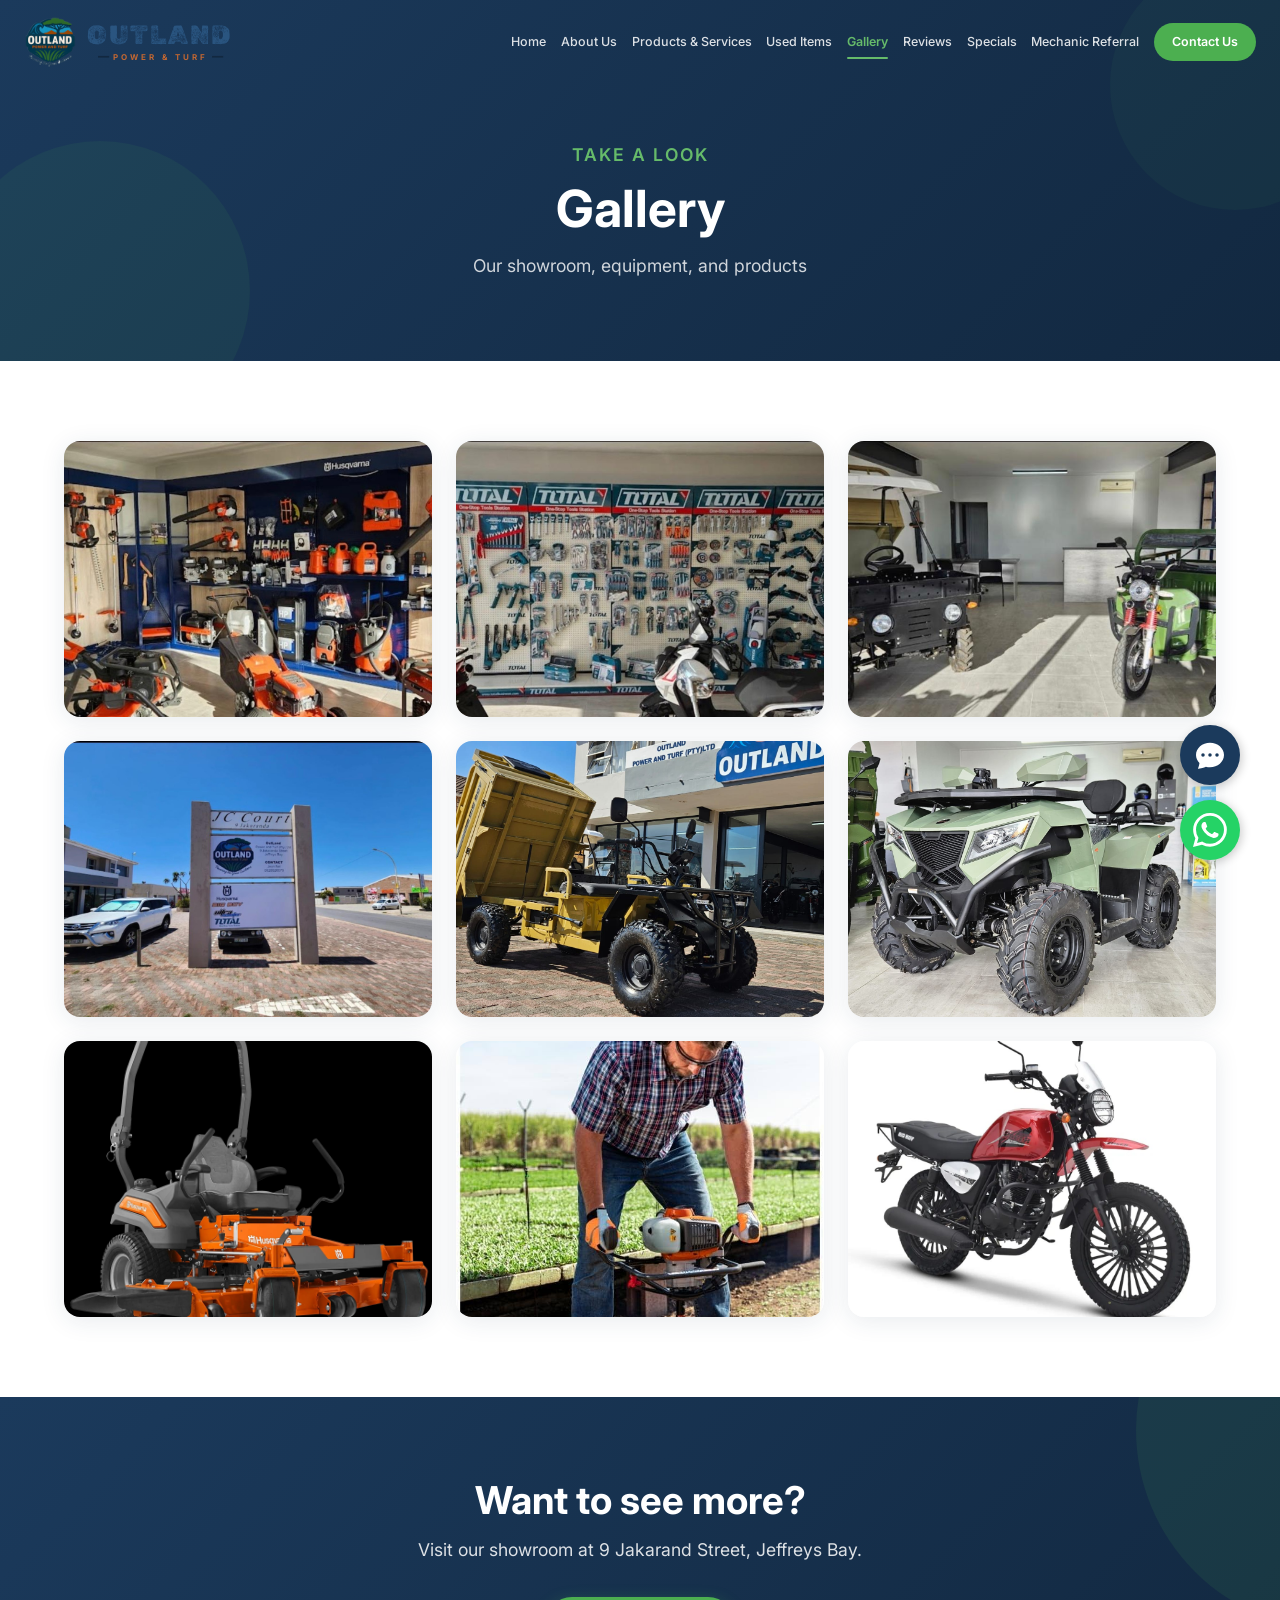
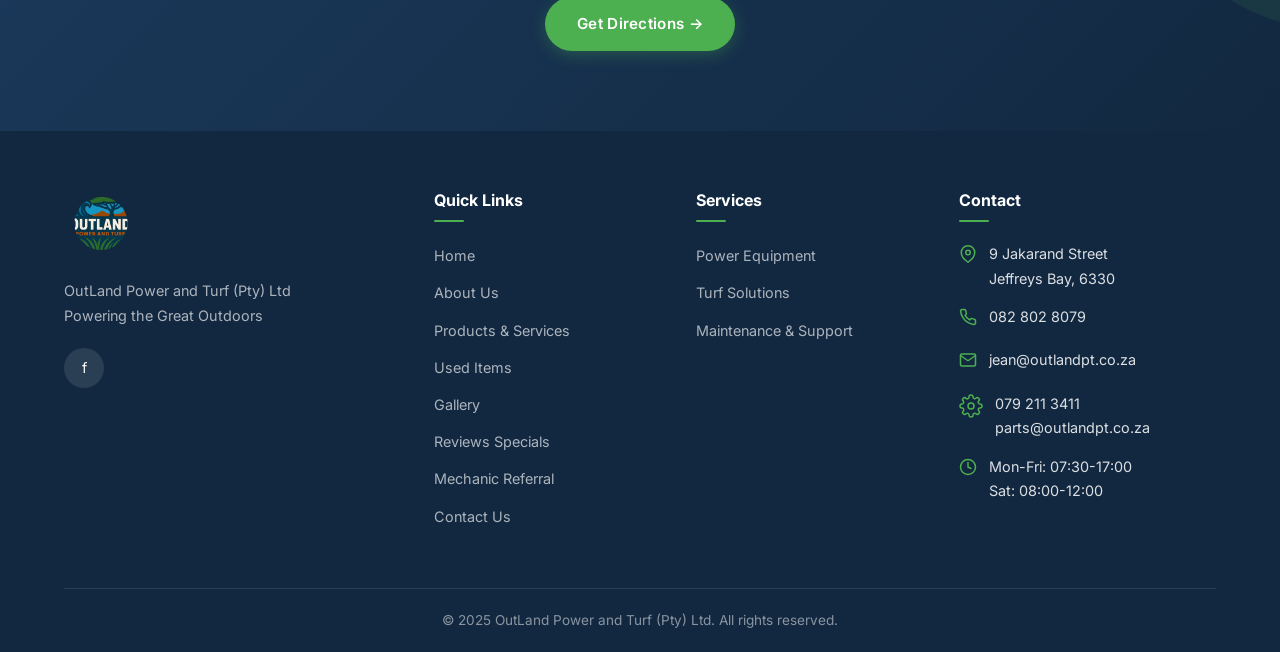
<file: gallery.html>
<!DOCTYPE html>
<html lang="en">
<head>
  <meta charset="UTF-8">
  <meta name="viewport" content="width=device-width, initial-scale=1.0">
  <meta name="description" content="OutLand Power and Turf Gallery — View our equipment, showroom, and products.">
  <title>Gallery | OutLand Power and Turf</title>
  <link rel="preconnect" href="https://fonts.googleapis.com">
  <link rel="preconnect" href="https://fonts.gstatic.com" crossorigin>
  <link href="https://fonts.googleapis.com/css2?family=Inter:wght@300;400;500;600;700;800&family=Caveat:wght@600;700&display=swap" rel="stylesheet">
  <link rel="stylesheet" href="styles.css">
  <link rel="icon" href="images/logo.png" type="image/png">
</head>
<body>

  <!-- Navigation -->
  <nav class="navbar" id="navbar">
    <div class="nav-container">
      <a href="index.html" class="nav-logo">
        <img src="images/logo.png" alt="OutLand Power and Turf Logo">
        <div class="nav-logo-text">
          <div class="logo-outland">OUTLAND</div>
          <div class="logo-sub">
            <span class="logo-dash">—</span> POWER &amp; TURF <span class="logo-dash">—</span>
          </div>
        </div>
      </a>
      <div class="nav-links" id="nav-links">
        <a href="index.html">Home</a>
        <a href="about.html">About Us</a>
        <a href="products.html">Products &amp; Services</a>
        <a href="used-items.html">Used Items</a>
        <a href="gallery.html" class="active">Gallery</a>
        <a href="reviews.html">Reviews</a>
        <a href="specials.html">Specials</a>
        <a href="mechanic-referral.html">Mechanic Referral</a>
        <a href="contact.html" class="nav-cta">Contact Us</a>
      </div>
      <div class="hamburger" id="hamburger">
        <span></span>
        <span></span>
        <span></span>
      </div>
    </div>
  </nav>
  <div class="nav-overlay" id="nav-overlay"></div>

  <!-- Page Header -->
  <section class="page-header">
    <div class="container">
      <p class="section-subtitle">Take a Look</p>
      <h1>Gallery</h1>
      <p>Our showroom, equipment, and products</p>
    </div>
  </section>

  <!-- Gallery Grid -->
  <section class="section">
    <div class="container">
      <div class="gallery-grid fade-in" style="grid-template-columns: repeat(auto-fit, minmax(320px, 1fr)); gap: 24px;">
        <div class="gallery-item">
          <img src="images/husqvarna-showroom.jpg" alt="Husqvarna Outdoor Equipment Range">
          <div class="gallery-item-overlay"><span>Husqvarna Equipment Range</span></div>
        </div>
        <div class="gallery-item">
          <img src="images/total-tools.jpg" alt="Total Tools Display">
          <div class="gallery-item-overlay"><span>Total Tools Display</span></div>
        </div>
        <div class="gallery-item">
          <img src="images/showroom-vehicles.png" alt="Utility Vehicles and Showroom">
          <div class="gallery-item-overlay"><span>Utility Vehicles &amp; Showroom</span></div>
        </div>
        <div class="gallery-item">
          <img src="images/signage.jpg" alt="OutLand Power and Turf Location Sign">
          <div class="gallery-item-overlay"><span>Our Location — JC Court</span></div>
        </div>

        <div class="gallery-item">
          <img src="images/gallery-new-1.jpeg" alt="OutLand Power and Turf Gallery">
          <div class="gallery-item-overlay"><span>OutLand Gallery</span></div>
        </div>
        <div class="gallery-item">
          <img src="images/gallery-new-2.jpeg" alt="OutLand Power and Turf Gallery">
          <div class="gallery-item-overlay"><span>OutLand Gallery</span></div>
        </div>
        <div class="gallery-item">
          <img src="images/gallery-new-3.jpeg" alt="OutLand Power and Turf Gallery">
          <div class="gallery-item-overlay"><span>OutLand Gallery</span></div>
        </div>
        <div class="gallery-item">
          <img src="images/gallery-new-4.jpeg" alt="OutLand Power and Turf Gallery">
          <div class="gallery-item-overlay"><span>OutLand Gallery</span></div>
        </div>
        <div class="gallery-item">
          <img src="images/gallery-new-5.jpeg" alt="OutLand Power and Turf Gallery">
          <div class="gallery-item-overlay"><span>OutLand Gallery</span></div>
        </div>
      </div>
    </div>
  </section>

  <!-- CTA -->
  <section class="cta-section">
    <div class="container">
      <div class="fade-in">
        <h2>Want to see more?</h2>
        <p>Visit our showroom at 9 Jakarand Street, Jeffreys Bay.</p>
        <a href="contact.html" class="btn btn-orange">Get Directions →</a>
      </div>
    </div>
  </section>

  <!-- Footer -->
  <footer class="footer">
    <div class="container">
      <div class="footer-grid">
        <div class="footer-brand">
          <img src="images/logo.png" alt="OutLand Logo">
          <p>OutLand Power and Turf (Pty) Ltd<br>Powering the Great Outdoors</p>
          <div class="footer-social">
            <a href="https://www.facebook.com/people/OutLand/61581158473050/" target="_blank" rel="noopener" aria-label="Facebook">f</a>
          </div>
        </div>
        <div>
          <h4>Quick Links</h4>
          <ul class="footer-links">
            <li><a href="index.html">Home</a></li>
            <li><a href="about.html">About Us</a></li>
            <li><a href="products.html">Products &amp; Services</a></li>
            <li><a href="used-items.html">Used Items</a></li>
            <li><a href="gallery.html">Gallery</a></li>
            <li><a href="reviews.html">Reviews</a>
        <a href="specials.html">Specials</a></li>
            <li><a href="mechanic-referral.html">Mechanic Referral</a></li>
            <li><a href="contact.html">Contact Us</a></li>
          </ul>
        </div>
        <div>
          <h4>Services</h4>
          <ul class="footer-links">
            <li><a href="products.html">Power Equipment</a></li>
            <li><a href="products.html">Turf Solutions</a></li>
            <li><a href="products.html">Maintenance &amp; Support</a></li>
          </ul>
        </div>
        <div>
          <h4>Contact</h4>
          <div class="footer-contact-item">
            <span class="footer-contact-icon"><svg width="18" height="18" viewBox="0 0 24 24" fill="none" stroke="currentColor" stroke-width="2" stroke-linecap="round" stroke-linejoin="round"><path d="M21 10c0 7-9 13-9 13s-9-6-9-13a9 9 0 0 1 18 0z"></path><circle cx="12" cy="10" r="3"></circle></svg></span>
            <span>9 Jakarand Street<br>Jeffreys Bay, 6330</span>
          </div>
          <div class="footer-contact-item">
            <span class="footer-contact-icon"><svg width="18" height="18" viewBox="0 0 24 24" fill="none" stroke="currentColor" stroke-width="2" stroke-linecap="round" stroke-linejoin="round"><path d="M22 16.92v3a2 2 0 0 1-2.18 2 19.79 19.79 0 0 1-8.63-3.07 19.5 19.5 0 0 1-6-6 19.79 19.79 0 0 1-3.07-8.67A2 2 0 0 1 4.11 2h3a2 2 0 0 1 2 1.72 12.84 12.84 0 0 0 .7 2.81 2 2 0 0 1-.45 2.11L8.09 9.91a16 16 0 0 0 6 6l1.27-1.27a2 2 0 0 1 2.11-.45 12.84 12.84 0 0 0 2.81.7A2 2 0 0 1 22 16.92z"></path></svg></span>
            <a href="tel:0828028079">082 802 8079</a>
          </div>
          <div class="footer-contact-item">
            <span class="footer-contact-icon"><svg width="18" height="18" viewBox="0 0 24 24" fill="none" stroke="currentColor" stroke-width="2" stroke-linecap="round" stroke-linejoin="round"><path d="M4 4h16c1.1 0 2 .9 2 2v12c0 1.1-.9 2-2 2H4c-1.1 0-2-.9-2-2V6c0-1.1.9-2 2-2z"></path><polyline points="22,6 12,13 2,6"></polyline></svg></span>
            <a href="mailto:jean@outlandpt.co.za">jean@outlandpt.co.za</a>
          </div>
          <div class="footer-contact-item">
            <span class="footer-contact-icon"><svg width="24" height="24" viewBox="0 0 24 24" fill="none" stroke="currentColor" stroke-width="1.5" stroke-linecap="round" stroke-linejoin="round"><circle cx="12" cy="12" r="3"></circle><path d="M19.4 15a1.65 1.65 0 0 0 .33 1.82l.06.06a2 2 0 0 1-2.83 2.83l-.06-.06a1.65 1.65 0 0 0-1.82-.33 1.65 1.65 0 0 0-1 1.51V21a2 2 0 0 1-4 0v-.09A1.65 1.65 0 0 0 9 19.4a1.65 1.65 0 0 0-1.82.33l-.06.06a2 2 0 0 1-2.83-2.83l.06-.06A1.65 1.65 0 0 0 4.68 15a1.65 1.65 0 0 0-1.51-1H3a2 2 0 0 1 0-4h.09A1.65 1.65 0 0 0 4.6 9a1.65 1.65 0 0 0-.33-1.82l-.06-.06a2 2 0 0 1 2.83-2.83l.06.06A1.65 1.65 0 0 0 9 4.68a1.65 1.65 0 0 0 1-1.51V3a2 2 0 0 1 4 0v.09a1.65 1.65 0 0 0 1 1.51 1.65 1.65 0 0 0 1.82-.33l.06-.06a2 2 0 0 1 2.83 2.83l-.06.06A1.65 1.65 0 0 0 19.4 9a1.65 1.65 0 0 0 1.51 1H21a2 2 0 0 1 0 4h-.09a1.65 1.65 0 0 0-1.51 1z"></path></svg></span>
            <span>
              <a href="tel:0792113411">079 211 3411</a><br>
              <a href="mailto:parts@outlandpt.co.za">parts@outlandpt.co.za</a>
            </span>
          </div>
          <div class="footer-contact-item">
            <span class="footer-contact-icon"><svg width="18" height="18" viewBox="0 0 24 24" fill="none" stroke="currentColor" stroke-width="2" stroke-linecap="round" stroke-linejoin="round"><circle cx="12" cy="12" r="10"></circle><polyline points="12 6 12 12 16 14"></polyline></svg></span>
            <span>Mon-Fri: 07:30-17:00<br>Sat: 08:00-12:00</span>
          </div>
        </div>
      </div>
      <div class="footer-bottom">
        <p>&copy; 2025 OutLand Power and Turf (Pty) Ltd. All rights reserved.</p>
      </div>
    </div>
  </footer>

  <!-- Lightbox -->
  <div class="lightbox" id="lightbox">
    <span class="lightbox-close">&times;</span>
    <span class="lightbox-nav lightbox-prev">&#8249;</span>
    <span class="lightbox-nav lightbox-next">&#8250;</span>
    <img src="images/husqvarna-showroom.jpg" alt="Gallery Image">
  </div>

  <script src="main.js"></script>
</body>
</html>
</file>
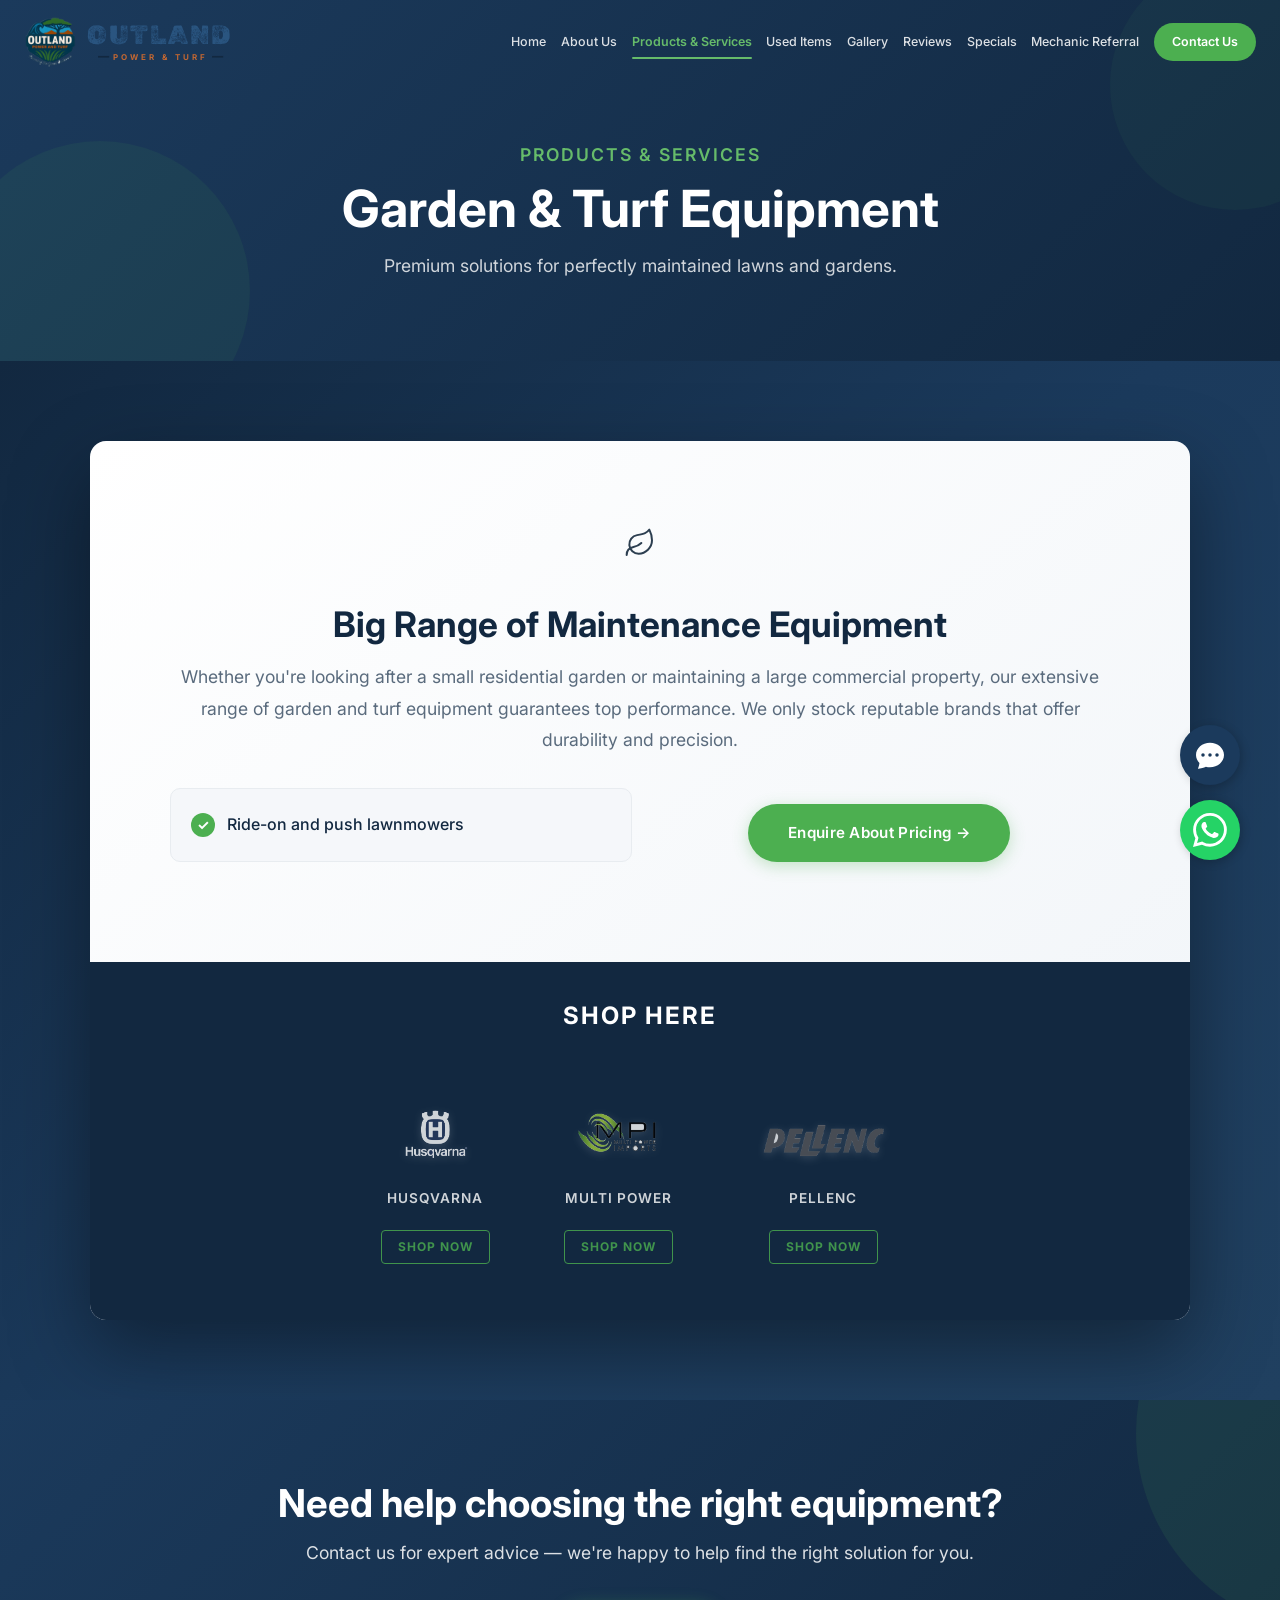
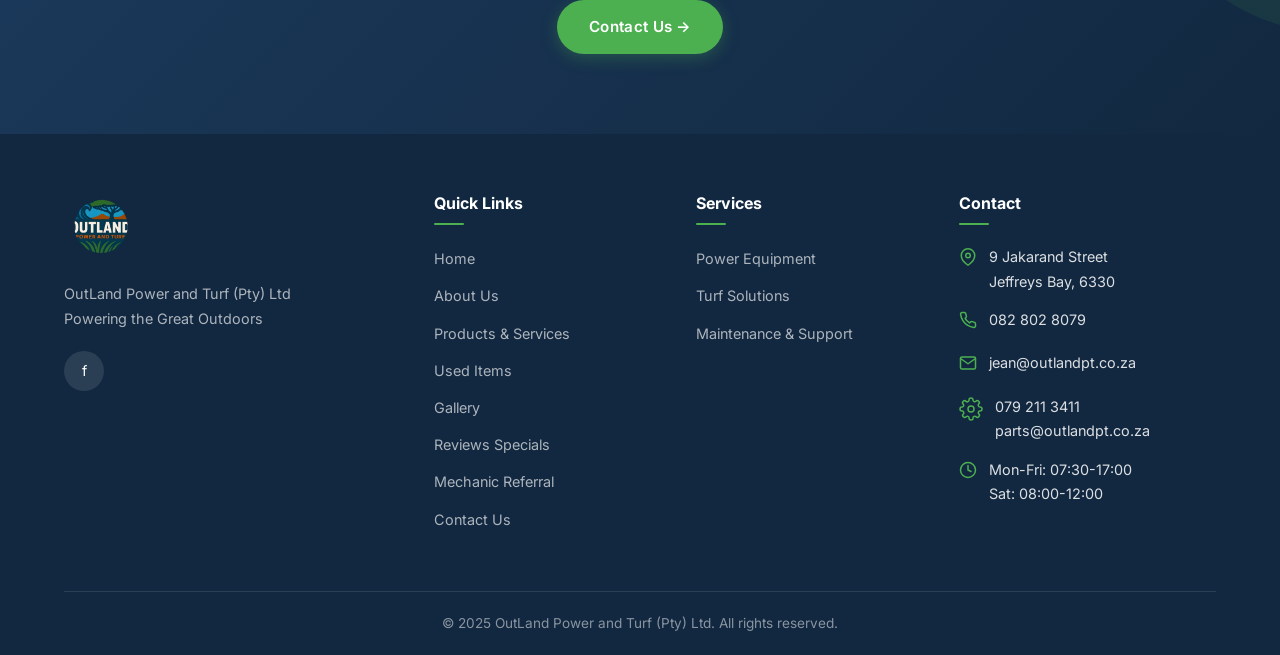
<file: garden-turf.html>
<!DOCTYPE html>
<html lang="en">
<head>
  <meta charset="UTF-8">
  <meta name="viewport" content="width=device-width, initial-scale=1.0">
  <meta name="description" content="Garden & Turf Equipment at OutLand Power and Turf — Premium outdoor power equipment.">
  <title>Garden & Turf Equipment | OutLand Power and Turf</title>
  <link rel="preconnect" href="https://fonts.googleapis.com">
  <link rel="preconnect" href="https://fonts.gstatic.com" crossorigin>
  <link href="https://fonts.googleapis.com/css2?family=Inter:wght@300;400;500;600;700;800&family=Caveat:wght@600;700&display=swap" rel="stylesheet">
  <link rel="stylesheet" href="styles.css">
  <link rel="icon" href="images/logo.png" type="image/png">
</head>
<body>

  <!-- Navigation -->
  <nav class="navbar" id="navbar">
    <div class="nav-container">
      <a href="index.html" class="nav-logo">
        <img src="images/logo.png" alt="OutLand Power and Turf Logo">
        <div class="nav-logo-text">
          <div class="logo-outland">OUTLAND</div>
          <div class="logo-sub">
            <span class="logo-dash">—</span> POWER &amp; TURF <span class="logo-dash">—</span>
          </div>
        </div>
      </a>
      <div class="nav-links" id="nav-links">
        <a href="index.html">Home</a>
        <a href="about.html">About Us</a>
        <a href="products.html" class="active">Products &amp; Services</a>
        <a href="used-items.html">Used Items</a>
        <a href="gallery.html">Gallery</a>
        <a href="reviews.html">Reviews</a>
        <a href="specials.html">Specials</a>
        <a href="mechanic-referral.html">Mechanic Referral</a>
        <a href="contact.html" class="nav-cta">Contact Us</a>
      </div>
      <div class="hamburger" id="hamburger">
        <span></span>
        <span></span>
        <span></span>
      </div>
    </div>
  </nav>
  <div class="nav-overlay" id="nav-overlay"></div>

  <!-- Page Header -->
  <section class="page-header">
    <div class="container">
      <p class="section-subtitle">Products &amp; Services</p>
      <h1>Garden &amp; Turf Equipment</h1>
      <p>Premium solutions for perfectly maintained lawns and gardens.</p>
    </div>
  </section>

  <!-- Premium Layout Section -->
  <section class="premium-gradient-section">
    <div class="container">
      <div class="unified-content-card fade-in">
        
        <div class="unified-card-top-grid">

          <!-- Text Side -->
          <div class="unified-card-text">
            <div class="detailed-icon">
              <svg width="32" height="32" viewBox="0 0 24 24" fill="none" stroke="currentColor" stroke-width="1.5" stroke-linecap="round" stroke-linejoin="round"><path d="M11 20A7 7 0 0 1 9.8 6.1C15.5 5 17 4.48 19 2c1 2 2 4.18 2 8 0 5.5-4.78 10-10 10Z"></path><path d="M2 21c0-3 1.85-5.36 5.08-6C9.5 14.52 12 13 13 12"></path></svg>
            </div>
            <h2>Big Range of Maintenance Equipment</h2>
            <p>Whether you're looking after a small residential garden or maintaining a large commercial property, our extensive range of garden and turf equipment guarantees top performance. We only stock reputable brands that offer durability and precision.</p>
            <div class="feature-pills">


            <div class="feature-pill"><span class="feature-check">✓</span> Ride-on and push lawnmowers
            </div>
            <div class="service-overlap-cta" style="border-top: none; padding-top: 16px; text-align: center;">
              <a href="contact.html" class="btn btn-primary">Enquire About Pricing →</a>
            </div>
          </div>
        </div>

        <!-- Brands Overlay Strip -->
        <div class="brands-dark-strip" id="brands">
          <h3 class="shop-here-title">Shop Here</h3>
          <div class="brands-grid" style="gap: 20px;">


        <a href="https://www.husqvarna.com/za/" target="_blank" rel="noopener noreferrer" class="brand-logo-link">
          <img src="images/husqvarna-logo.png" alt="Husqvarna" class="brand-logo-img" style="max-height: 80px;">
          <span class="brand-name">Husqvarna</span>
        </a>
        <a href="https://www.multipowerimports.co.za/" target="_blank" rel="noopener noreferrer" class="brand-logo-link">
          <img src="images/multi-power-logo.png" alt="Multi Power" class="brand-logo-img" style="max-height: 80px;">
          <span class="brand-name">Multi Power</span>
        </a>
        <a href="https://www.pellenc.com/en-za/" target="_blank" rel="noopener noreferrer" class="brand-logo-link">
          <img src="images/pellenc-logo.png" alt="Pellenc" class="brand-logo-img" style="max-height: 70px;">
          <span class="brand-name">Pellenc</span>
        </a>
                          </div>
        </div>

      </div>
    </div>
  </section>

  <!-- CTA -->
  <section class="cta-section">
    <div class="container">
      <div class="fade-in">
        <h2>Need help choosing the right equipment?</h2>
        <p>Contact us for expert advice — we're happy to help find the right solution for you.</p>
        <a href="contact.html" class="btn btn-orange">Contact Us →</a>
      </div>
    </div>
  </section>

  <!-- Footer -->
  <footer class="footer">
    <div class="container">
      <div class="footer-grid">
        <div class="footer-brand">
          <img src="images/logo.png" alt="OutLand Logo">
          <p>OutLand Power and Turf (Pty) Ltd<br>Powering the Great Outdoors</p>
          <div class="footer-social">
            <a href="https://www.facebook.com/people/OutLand/61581158473050/" target="_blank" rel="noopener" aria-label="Facebook">f</a>
          </div>
        </div>
        <div>
          <h4>Quick Links</h4>
          <ul class="footer-links">
            <li><a href="index.html">Home</a></li>
            <li><a href="about.html">About Us</a></li>
            <li><a href="products.html">Products &amp; Services</a></li>
            <li><a href="used-items.html">Used Items</a></li>
            <li><a href="gallery.html">Gallery</a></li>
            <li><a href="reviews.html">Reviews</a>
        <a href="specials.html">Specials</a></li>
            <li><a href="mechanic-referral.html">Mechanic Referral</a></li>
            <li><a href="contact.html">Contact Us</a></li>
          </ul>
        </div>
        <div>
          <h4>Services</h4>
          <ul class="footer-links">
            <li><a href="products.html">Power Equipment</a></li>
            <li><a href="products.html">Turf Solutions</a></li>
            <li><a href="products.html">Maintenance &amp; Support</a></li>
          </ul>
        </div>
        <div>
          <h4>Contact</h4>
          <div class="footer-contact-item">
            <span class="footer-contact-icon"><svg width="18" height="18" viewBox="0 0 24 24" fill="none" stroke="currentColor" stroke-width="2" stroke-linecap="round" stroke-linejoin="round"><path d="M21 10c0 7-9 13-9 13s-9-6-9-13a9 9 0 0 1 18 0z"></path><circle cx="12" cy="10" r="3"></circle></svg></span>
            <span>9 Jakarand Street<br>Jeffreys Bay, 6330</span>
          </div>
          <div class="footer-contact-item">
            <span class="footer-contact-icon"><svg width="18" height="18" viewBox="0 0 24 24" fill="none" stroke="currentColor" stroke-width="2" stroke-linecap="round" stroke-linejoin="round"><path d="M22 16.92v3a2 2 0 0 1-2.18 2 19.79 19.79 0 0 1-8.63-3.07 19.5 19.5 0 0 1-6-6 19.79 19.79 0 0 1-3.07-8.67A2 2 0 0 1 4.11 2h3a2 2 0 0 1 2 1.72 12.84 12.84 0 0 0 .7 2.81 2 2 0 0 1-.45 2.11L8.09 9.91a16 16 0 0 0 6 6l1.27-1.27a2 2 0 0 1 2.11-.45 12.84 12.84 0 0 0 2.81.7A2 2 0 0 1 22 16.92z"></path></svg></span>
            <a href="tel:0828028079">082 802 8079</a>
          </div>
          <div class="footer-contact-item">
            <span class="footer-contact-icon"><svg width="18" height="18" viewBox="0 0 24 24" fill="none" stroke="currentColor" stroke-width="2" stroke-linecap="round" stroke-linejoin="round"><path d="M4 4h16c1.1 0 2 .9 2 2v12c0 1.1-.9 2-2 2H4c-1.1 0-2-.9-2-2V6c0-1.1.9-2 2-2z"></path><polyline points="22,6 12,13 2,6"></polyline></svg></span>
            <a href="mailto:jean@outlandpt.co.za">jean@outlandpt.co.za</a>
          </div>
          <div class="footer-contact-item">
            <span class="footer-contact-icon"><svg width="24" height="24" viewBox="0 0 24 24" fill="none" stroke="currentColor" stroke-width="1.5" stroke-linecap="round" stroke-linejoin="round"><circle cx="12" cy="12" r="3"></circle><path d="M19.4 15a1.65 1.65 0 0 0 .33 1.82l.06.06a2 2 0 0 1-2.83 2.83l-.06-.06a1.65 1.65 0 0 0-1.82-.33 1.65 1.65 0 0 0-1 1.51V21a2 2 0 0 1-4 0v-.09A1.65 1.65 0 0 0 9 19.4a1.65 1.65 0 0 0-1.82.33l-.06.06a2 2 0 0 1-2.83-2.83l.06-.06A1.65 1.65 0 0 0 4.68 15a1.65 1.65 0 0 0-1.51-1H3a2 2 0 0 1 0-4h.09A1.65 1.65 0 0 0 4.6 9a1.65 1.65 0 0 0-.33-1.82l-.06-.06a2 2 0 0 1 2.83-2.83l.06.06A1.65 1.65 0 0 0 9 4.68a1.65 1.65 0 0 0 1-1.51V3a2 2 0 0 1 4 0v.09a1.65 1.65 0 0 0 1 1.51 1.65 1.65 0 0 0 1.82-.33l.06-.06a2 2 0 0 1 2.83 2.83l-.06.06A1.65 1.65 0 0 0 19.4 9a1.65 1.65 0 0 0 1.51 1H21a2 2 0 0 1 0 4h-.09a1.65 1.65 0 0 0-1.51 1z"></path></svg></span>
            <span>
              <a href="tel:0792113411">079 211 3411</a><br>
              <a href="mailto:parts@outlandpt.co.za">parts@outlandpt.co.za</a>
            </span>
          </div>
          <div class="footer-contact-item">
            <span class="footer-contact-icon"><svg width="18" height="18" viewBox="0 0 24 24" fill="none" stroke="currentColor" stroke-width="2" stroke-linecap="round" stroke-linejoin="round"><circle cx="12" cy="12" r="10"></circle><polyline points="12 6 12 12 16 14"></polyline></svg></span>
            <span>Mon-Fri: 07:30-17:00<br>Sat: 08:00-12:00</span>
          </div>
        </div>
      </div>
      <div class="footer-bottom">
        <p>&copy; 2025 OutLand Power and Turf (Pty) Ltd. All rights reserved.</p>
      </div>
    </div>
  </footer>

  <script src="main.js"></script>
</body>
</html>
</file>
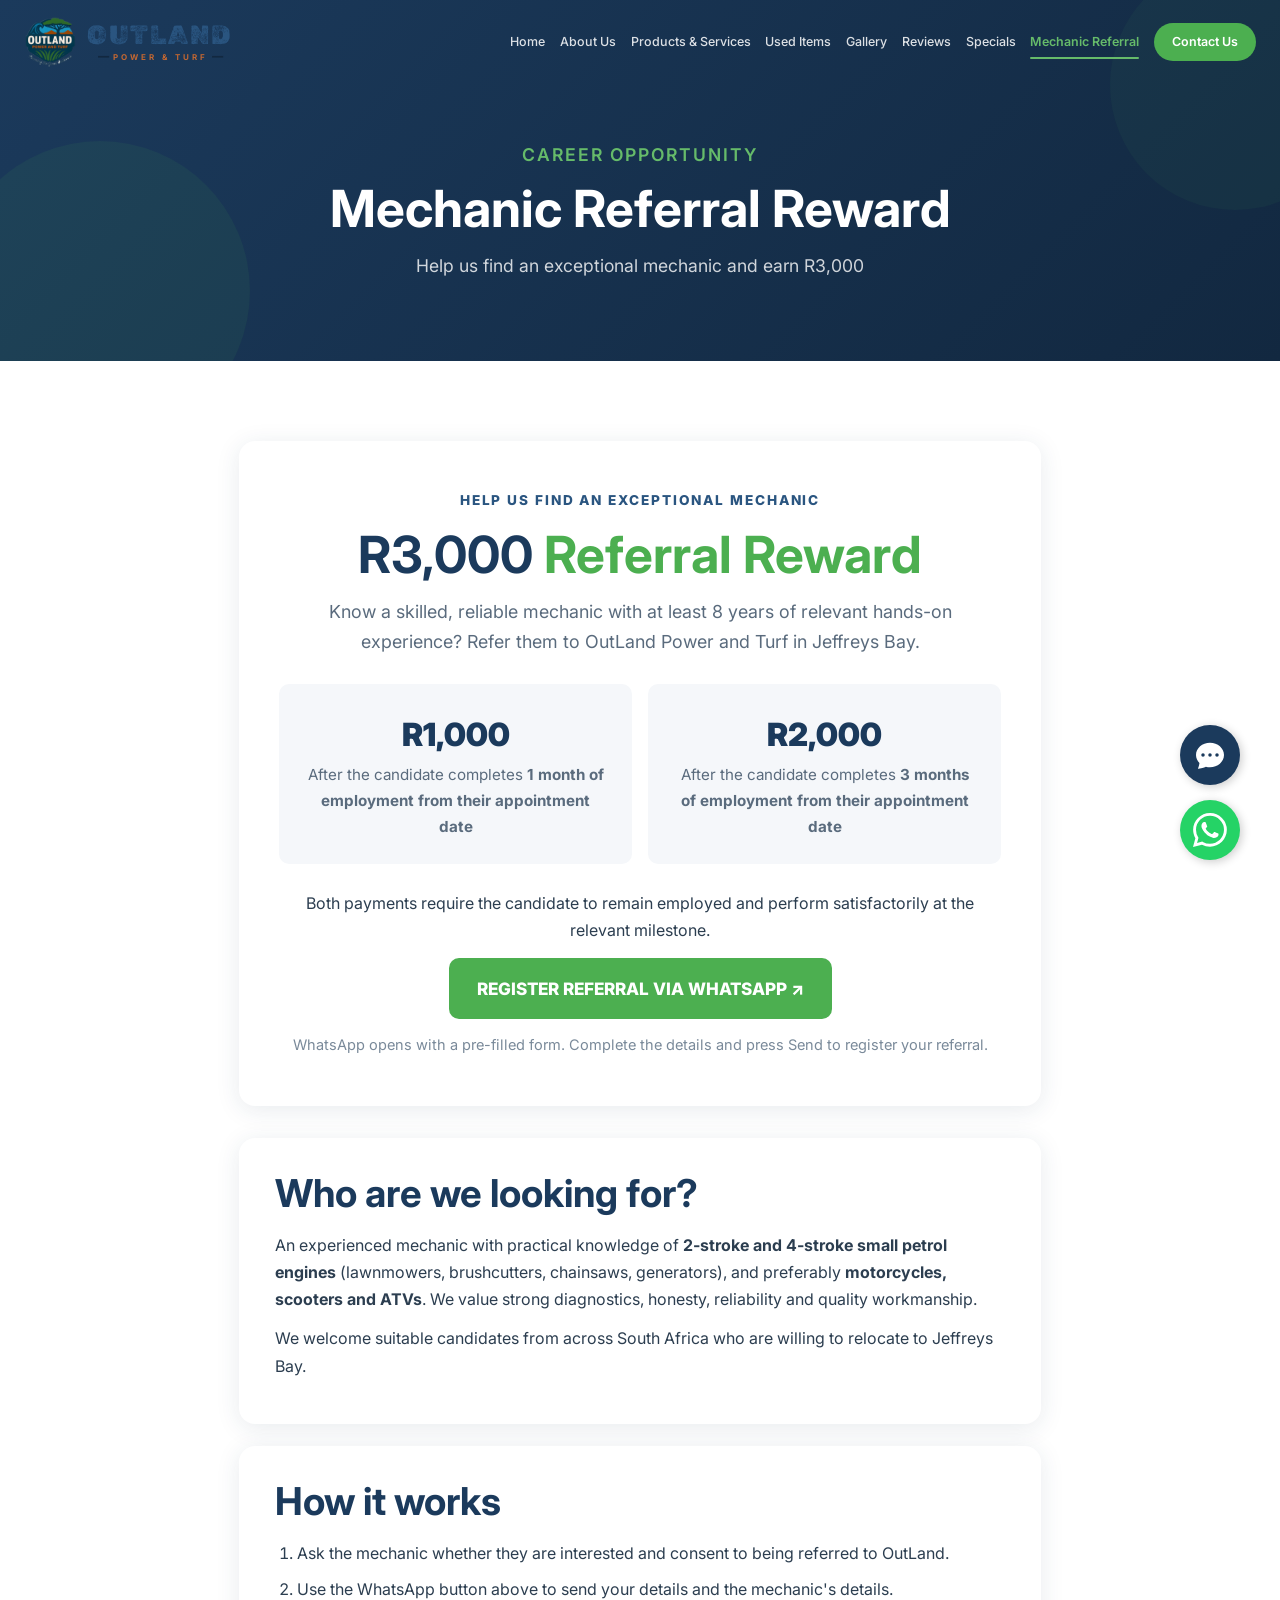
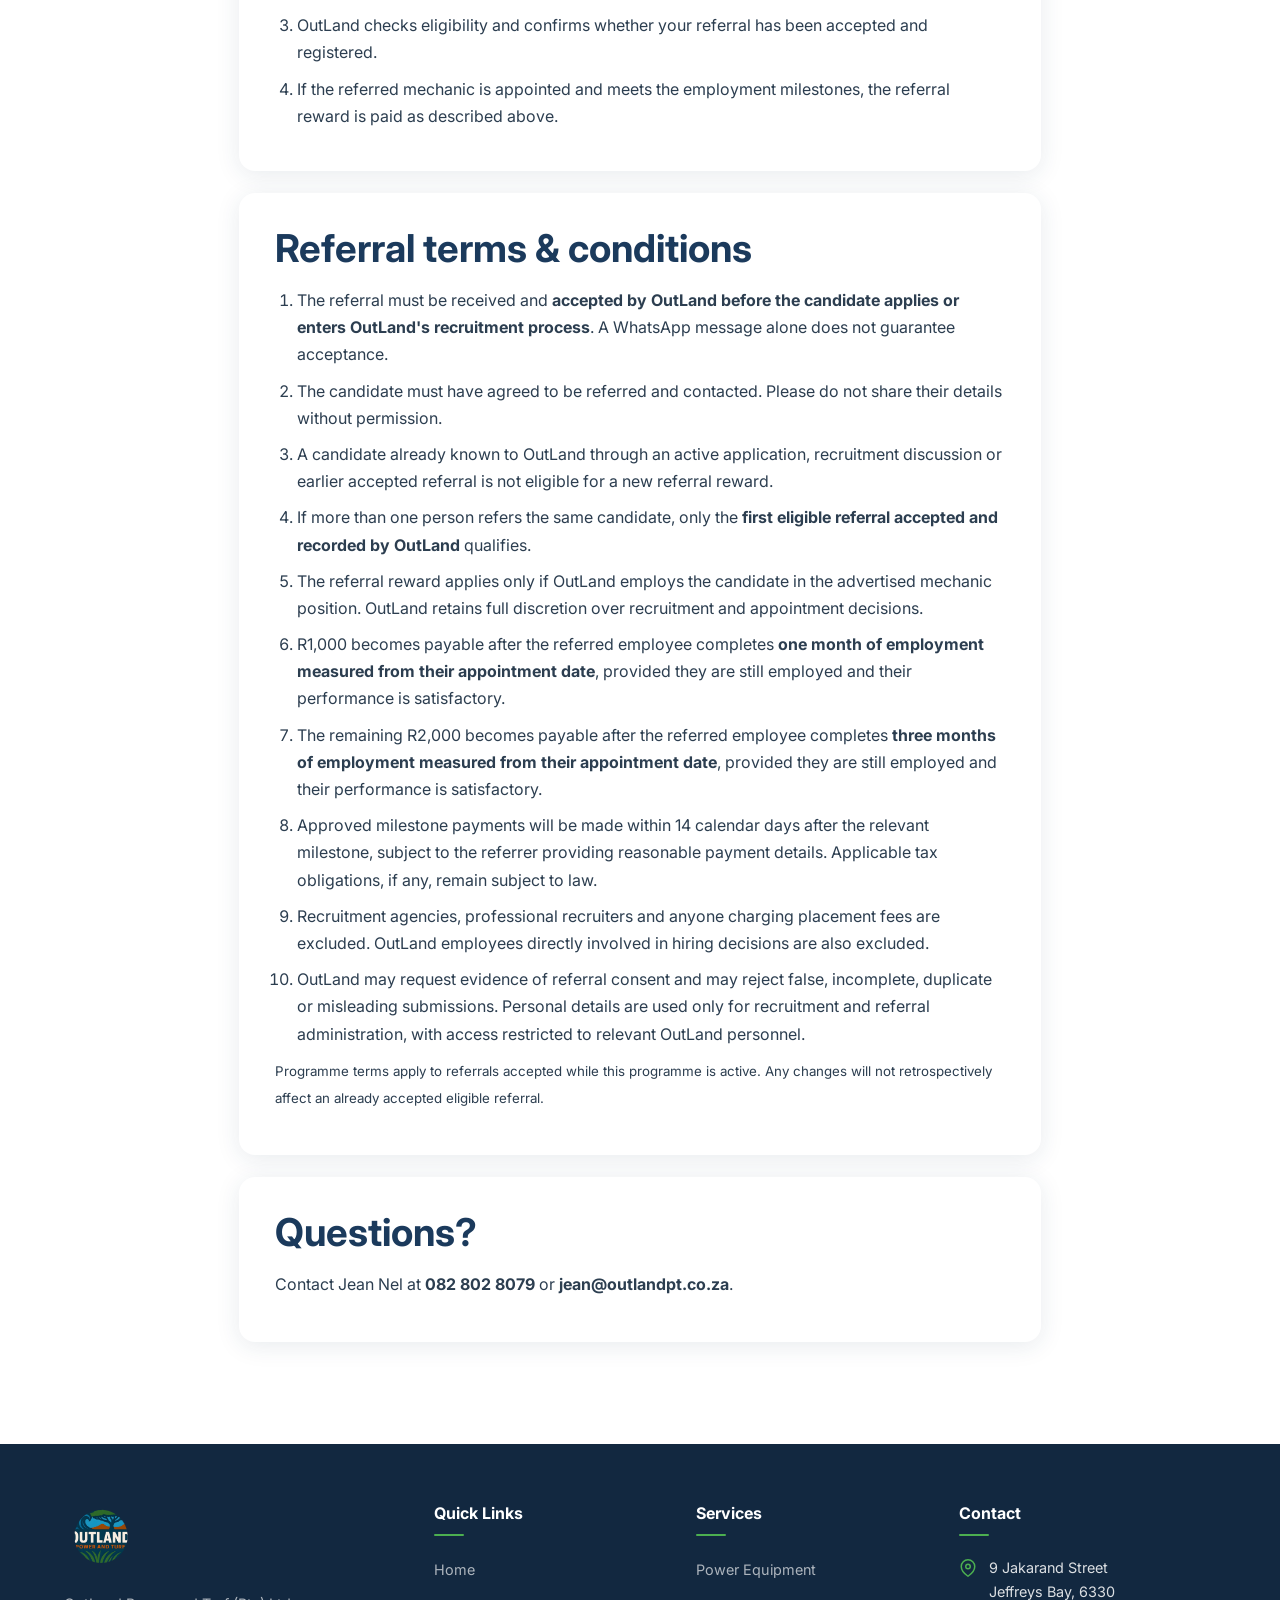
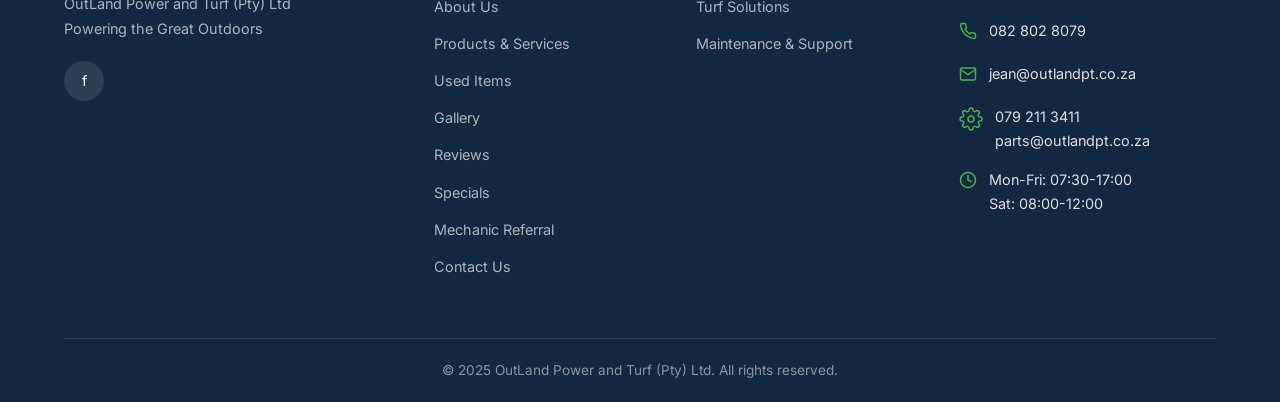
<file: mechanic-referral.html>
<!DOCTYPE html>
<html lang="en">
<head>
  <meta charset="UTF-8">
  <meta name="viewport" content="width=device-width, initial-scale=1.0">
  <meta name="description" content="OutLand Power and Turf mechanic referral reward programme in Jeffreys Bay.">
  <title>Mechanic Referral Reward | OutLand Power and Turf</title>
  <link rel="preconnect" href="https://fonts.googleapis.com">
  <link rel="preconnect" href="https://fonts.gstatic.com" crossorigin>
  <link href="https://fonts.googleapis.com/css2?family=Inter:wght@300;400;500;600;700;800&family=Rubik+Dirt&family=Caveat:wght@600;700&display=swap" rel="stylesheet">
  <link rel="stylesheet" href="styles.css">
  <link rel="icon" href="images/logo.png" type="image/png">
  <style>
    /* Page-specific styles for the referral content */
    .referral-hero {
      background: var(--white);
      border-radius: var(--radius);
      padding: 48px 40px;
      text-align: center;
      box-shadow: var(--shadow);
      margin-bottom: 32px;
    }
    .referral-hero .eyebrow {
      color: var(--blue-light);
      font-size: 0.85rem;
      font-weight: 800;
      letter-spacing: 0.14em;
      text-transform: uppercase;
      margin-bottom: 8px;
    }
    .referral-hero h2 {
      font-size: clamp(2rem, 5vw, 3.2rem);
      line-height: 1.1;
      color: var(--blue);
      margin: 14px 0;
    }
    .referral-hero h2 span {
      color: var(--green);
    }
    .referral-hero .lead {
      font-size: 1.12rem;
      color: var(--text-light);
    }
    .payments {
      display: grid;
      grid-template-columns: 1fr 1fr;
      gap: 16px;
      margin: 26px 0;
    }
    .payment {
      background: var(--off-white);
      border-radius: var(--radius-sm);
      padding: 24px;
    }
    .payment .amount {
      font-size: 2rem;
      font-weight: 900;
      color: var(--blue);
    }
    .payment .when {
      font-size: 0.95rem;
      color: var(--text-light);
    }
    .referral-cta {
      display: inline-block;
      background: var(--green);
      color: var(--white);
      text-decoration: none;
      padding: 16px 28px;
      border-radius: var(--radius-sm);
      font-weight: 800;
      font-size: 1.07rem;
      margin: 14px 0;
      transition: var(--transition);
    }
    .referral-cta:hover {
      background: var(--green-dark);
      transform: translateY(-2px);
    }
    .referral-hint {
      font-size: 0.91rem;
      color: var(--grey);
    }
    .referral-card {
      background: var(--white);
      border-radius: var(--radius);
      padding: 32px 36px;
      margin: 22px 0;
      box-shadow: var(--shadow);
    }
    .referral-card h2 {
      color: var(--blue);
      margin-top: 0;
      margin-bottom: 16px;
    }
    .referral-card ol {
      padding-left: 22px;
      list-style: decimal;
    }
    .referral-card ol li {
      margin: 9px 0;
      list-style: decimal;
    }
    .referral-card p {
      margin-bottom: 12px;
    }
    @media (max-width: 560px) {
      .payments {
        grid-template-columns: 1fr;
      }
      .referral-hero,
      .referral-card {
        padding: 24px 18px;
      }
    }
  </style>
</head>
<body>

  <!-- Navigation -->
  <nav class="navbar" id="navbar">
    <div class="nav-container">
      <a href="index.html" class="nav-logo">
        <img src="images/logo.png" alt="OutLand Power and Turf Logo">
        <div class="nav-logo-text">
          <div class="logo-outland">OUTLAND</div>
          <div class="logo-sub">
            <span class="logo-dash">—</span> POWER &amp; TURF <span class="logo-dash">—</span>
          </div>
        </div>
      </a>
      <div class="nav-links" id="nav-links">
        <a href="index.html">Home</a>
        <a href="about.html">About Us</a>
        <a href="products.html">Products &amp; Services</a>
        <a href="used-items.html">Used Items</a>
        <a href="gallery.html">Gallery</a>
        <a href="reviews.html">Reviews</a>
        <a href="specials.html">Specials</a>
        <a href="mechanic-referral.html" class="active">Mechanic Referral</a>
        <a href="contact.html" class="nav-cta">Contact Us</a>
      </div>
      <div class="hamburger" id="hamburger">
        <span></span>
        <span></span>
        <span></span>
      </div>
    </div>
  </nav>
  <div class="nav-overlay" id="nav-overlay"></div>

  <!-- Page Header -->
  <section class="page-header">
    <div class="container">
      <p class="section-subtitle">Career Opportunity</p>
      <h1>Mechanic Referral Reward</h1>
      <p>Help us find an exceptional mechanic and earn R3,000</p>
    </div>
  </section>

  <!-- Referral Content -->
  <section class="section">
    <div class="container" style="max-width: 850px;">

      <div class="referral-hero fade-in">
        <div class="eyebrow">HELP US FIND AN EXCEPTIONAL MECHANIC</div>
        <h2>R3,000 <span>Referral Reward</span></h2>
        <p class="lead">Know a skilled, reliable mechanic with at least 8 years of relevant hands-on experience? Refer them to OutLand Power and Turf in Jeffreys Bay.</p>
        <div class="payments">
          <div class="payment">
            <div class="amount">R1,000</div>
            <div class="when">After the candidate completes <strong>1 month of employment from their appointment date</strong></div>
          </div>
          <div class="payment">
            <div class="amount">R2,000</div>
            <div class="when">After the candidate completes <strong>3 months of employment from their appointment date</strong></div>
          </div>
        </div>
        <p>Both payments require the candidate to remain employed and perform satisfactorily at the relevant milestone.</p>
        <a class="referral-cta" href="https://wa.me/27828028079?text=OUTLAND%20MECHANIC%20REFERRAL%20REGISTRATION%0A%0AMy%20full%20name%3A%20%0AMy%20cellphone%20number%3A%20%0AMechanic%20full%20name%3A%20%0AMechanic%20town/city%3A%20%0AMechanic%20contact%20number%20%28optional%29%3A%20%0A%0AI%20confirm%20that%20the%20mechanic%20has%20agreed%20to%20be%20referred%20and%20contacted%20by%20OutLand.%0AI%20have%20read%20the%20referral%20programme%20terms%3A%20YES%20/%20NO" target="_blank" rel="noopener noreferrer">REGISTER REFERRAL VIA WHATSAPP ↗</a>
        <p class="referral-hint">WhatsApp opens with a pre-filled form. Complete the details and press Send to register your referral.</p>
      </div>

      <div class="referral-card fade-in">
        <h2>Who are we looking for?</h2>
        <p>An experienced mechanic with practical knowledge of <strong>2-stroke and 4-stroke small petrol engines</strong> (lawnmowers, brushcutters, chainsaws, generators), and preferably <strong>motorcycles, scooters and ATVs</strong>. We value strong diagnostics, honesty, reliability and quality workmanship.</p>
        <p>We welcome suitable candidates from across South Africa who are willing to relocate to Jeffreys Bay.</p>
      </div>

      <div class="referral-card fade-in">
        <h2>How it works</h2>
        <ol>
          <li>Ask the mechanic whether they are interested and consent to being referred to OutLand.</li>
          <li>Use the WhatsApp button above to send your details and the mechanic's details.</li>
          <li>OutLand checks eligibility and confirms whether your referral has been accepted and registered.</li>
          <li>If the referred mechanic is appointed and meets the employment milestones, the referral reward is paid as described above.</li>
        </ol>
      </div>

      <div class="referral-card fade-in">
        <h2>Referral terms &amp; conditions</h2>
        <ol>
          <li>The referral must be received and <strong>accepted by OutLand before the candidate applies or enters OutLand's recruitment process</strong>. A WhatsApp message alone does not guarantee acceptance.</li>
          <li>The candidate must have agreed to be referred and contacted. Please do not share their details without permission.</li>
          <li>A candidate already known to OutLand through an active application, recruitment discussion or earlier accepted referral is not eligible for a new referral reward.</li>
          <li>If more than one person refers the same candidate, only the <strong>first eligible referral accepted and recorded by OutLand</strong> qualifies.</li>
          <li>The referral reward applies only if OutLand employs the candidate in the advertised mechanic position. OutLand retains full discretion over recruitment and appointment decisions.</li>
          <li>R1,000 becomes payable after the referred employee completes <strong>one month of employment measured from their appointment date</strong>, provided they are still employed and their performance is satisfactory.</li>
          <li>The remaining R2,000 becomes payable after the referred employee completes <strong>three months of employment measured from their appointment date</strong>, provided they are still employed and their performance is satisfactory.</li>
          <li>Approved milestone payments will be made within 14 calendar days after the relevant milestone, subject to the referrer providing reasonable payment details. Applicable tax obligations, if any, remain subject to law.</li>
          <li>Recruitment agencies, professional recruiters and anyone charging placement fees are excluded. OutLand employees directly involved in hiring decisions are also excluded.</li>
          <li>OutLand may request evidence of referral consent and may reject false, incomplete, duplicate or misleading submissions. Personal details are used only for recruitment and referral administration, with access restricted to relevant OutLand personnel.</li>
        </ol>
        <p><small>Programme terms apply to referrals accepted while this programme is active. Any changes will not retrospectively affect an already accepted eligible referral.</small></p>
      </div>

      <div class="referral-card fade-in">
        <h2>Questions?</h2>
        <p>Contact Jean Nel at <strong>082 802 8079</strong> or <strong><a href="mailto:jean@outlandpt.co.za">jean@outlandpt.co.za</a></strong>.</p>
      </div>

    </div>
  </section>

  <!-- Footer -->
  <footer class="footer">
    <div class="container">
      <div class="footer-grid">
        <div class="footer-brand">
          <img src="images/logo.png" alt="OutLand Logo">
          <p>OutLand Power and Turf (Pty) Ltd<br>Powering the Great Outdoors</p>
          <div class="footer-social">
            <a href="https://www.facebook.com/people/OutLand/61581158473050/" target="_blank" rel="noopener" aria-label="Facebook">f</a>
          </div>
        </div>
        <div>
          <h4>Quick Links</h4>
          <ul class="footer-links">
            <li><a href="index.html">Home</a></li>
            <li><a href="about.html">About Us</a></li>
            <li><a href="products.html">Products &amp; Services</a></li>
            <li><a href="used-items.html">Used Items</a></li>
            <li><a href="gallery.html">Gallery</a></li>
            <li><a href="reviews.html">Reviews</a></li>
            <li><a href="specials.html">Specials</a></li>
            <li><a href="mechanic-referral.html">Mechanic Referral</a></li>
            <li><a href="contact.html">Contact Us</a></li>
          </ul>
        </div>
        <div>
          <h4>Services</h4>
          <ul class="footer-links">
            <li><a href="products.html">Power Equipment</a></li>
            <li><a href="products.html">Turf Solutions</a></li>
            <li><a href="products.html">Maintenance &amp; Support</a></li>
          </ul>
        </div>
        <div>
          <h4>Contact</h4>
          <div class="footer-contact-item">
            <span class="footer-contact-icon"><svg width="18" height="18" viewBox="0 0 24 24" fill="none" stroke="currentColor" stroke-width="2" stroke-linecap="round" stroke-linejoin="round"><path d="M21 10c0 7-9 13-9 13s-9-6-9-13a9 9 0 0 1 18 0z"></path><circle cx="12" cy="10" r="3"></circle></svg></span>
            <span>9 Jakarand Street<br>Jeffreys Bay, 6330</span>
          </div>
          <div class="footer-contact-item">
            <span class="footer-contact-icon"><svg width="18" height="18" viewBox="0 0 24 24" fill="none" stroke="currentColor" stroke-width="2" stroke-linecap="round" stroke-linejoin="round"><path d="M22 16.92v3a2 2 0 0 1-2.18 2 19.79 19.79 0 0 1-8.63-3.07 19.5 19.5 0 0 1-6-6 19.79 19.79 0 0 1-3.07-8.67A2 2 0 0 1 4.11 2h3a2 2 0 0 1 2 1.72 12.84 12.84 0 0 0 .7 2.81 2 2 0 0 1-.45 2.11L8.09 9.91a16 16 0 0 0 6 6l1.27-1.27a2 2 0 0 1 2.11-.45 12.84 12.84 0 0 0 2.81.7A2 2 0 0 1 22 16.92z"></path></svg></span>
            <a href="tel:0828028079">082 802 8079</a>
          </div>
          <div class="footer-contact-item">
            <span class="footer-contact-icon"><svg width="18" height="18" viewBox="0 0 24 24" fill="none" stroke="currentColor" stroke-width="2" stroke-linecap="round" stroke-linejoin="round"><path d="M4 4h16c1.1 0 2 .9 2 2v12c0 1.1-.9 2-2 2H4c-1.1 0-2-.9-2-2V6c0-1.1.9-2 2-2z"></path><polyline points="22,6 12,13 2,6"></polyline></svg></span>
            <a href="mailto:jean@outlandpt.co.za">jean@outlandpt.co.za</a>
          </div>
          <div class="footer-contact-item">
            <span class="footer-contact-icon"><svg width="24" height="24" viewBox="0 0 24 24" fill="none" stroke="currentColor" stroke-width="1.5" stroke-linecap="round" stroke-linejoin="round"><circle cx="12" cy="12" r="3"></circle><path d="M19.4 15a1.65 1.65 0 0 0 .33 1.82l.06.06a2 2 0 0 1-2.83 2.83l-.06-.06a1.65 1.65 0 0 0-1.82-.33 1.65 1.65 0 0 0-1 1.51V21a2 2 0 0 1-4 0v-.09A1.65 1.65 0 0 0 9 19.4a1.65 1.65 0 0 0-1.82.33l-.06.06a2 2 0 0 1-2.83-2.83l.06-.06A1.65 1.65 0 0 0 4.68 15a1.65 1.65 0 0 0-1.51-1H3a2 2 0 0 1 0-4h.09A1.65 1.65 0 0 0 4.6 9a1.65 1.65 0 0 0-.33-1.82l-.06-.06a2 2 0 0 1 2.83-2.83l.06.06A1.65 1.65 0 0 0 9 4.68a1.65 1.65 0 0 0 1-1.51V3a2 2 0 0 1 4 0v.09a1.65 1.65 0 0 0 1 1.51 1.65 1.65 0 0 0 1.82-.33l.06-.06a2 2 0 0 1 2.83 2.83l-.06.06A1.65 1.65 0 0 0 19.4 9a1.65 1.65 0 0 0 1.51 1H21a2 2 0 0 1 0 4h-.09a1.65 1.65 0 0 0-1.51 1z"></path></svg></span>
            <span>
              <a href="tel:0792113411">079 211 3411</a><br>
              <a href="mailto:parts@outlandpt.co.za">parts@outlandpt.co.za</a>
            </span>
          </div>
          <div class="footer-contact-item">
            <span class="footer-contact-icon"><svg width="18" height="18" viewBox="0 0 24 24" fill="none" stroke="currentColor" stroke-width="2" stroke-linecap="round" stroke-linejoin="round"><circle cx="12" cy="12" r="10"></circle><polyline points="12 6 12 12 16 14"></polyline></svg></span>
            <span>Mon-Fri: 07:30-17:00<br>Sat: 08:00-12:00</span>
          </div>
        </div>
      </div>
      <div class="footer-bottom">
        <p>&copy; 2025 OutLand Power and Turf (Pty) Ltd. All rights reserved.</p>
      </div>
    </div>
  </footer>

  <!-- Lightbox -->
  <div class="lightbox" id="lightbox">
    <span class="lightbox-close">&times;</span>
    <span class="lightbox-nav lightbox-prev">‹</span>
    <span class="lightbox-nav lightbox-next">›</span>
    <img src="images/logo.png" alt="Gallery Image">
  </div>

  <script src="main.js"></script>
</body>
</html>
</file>
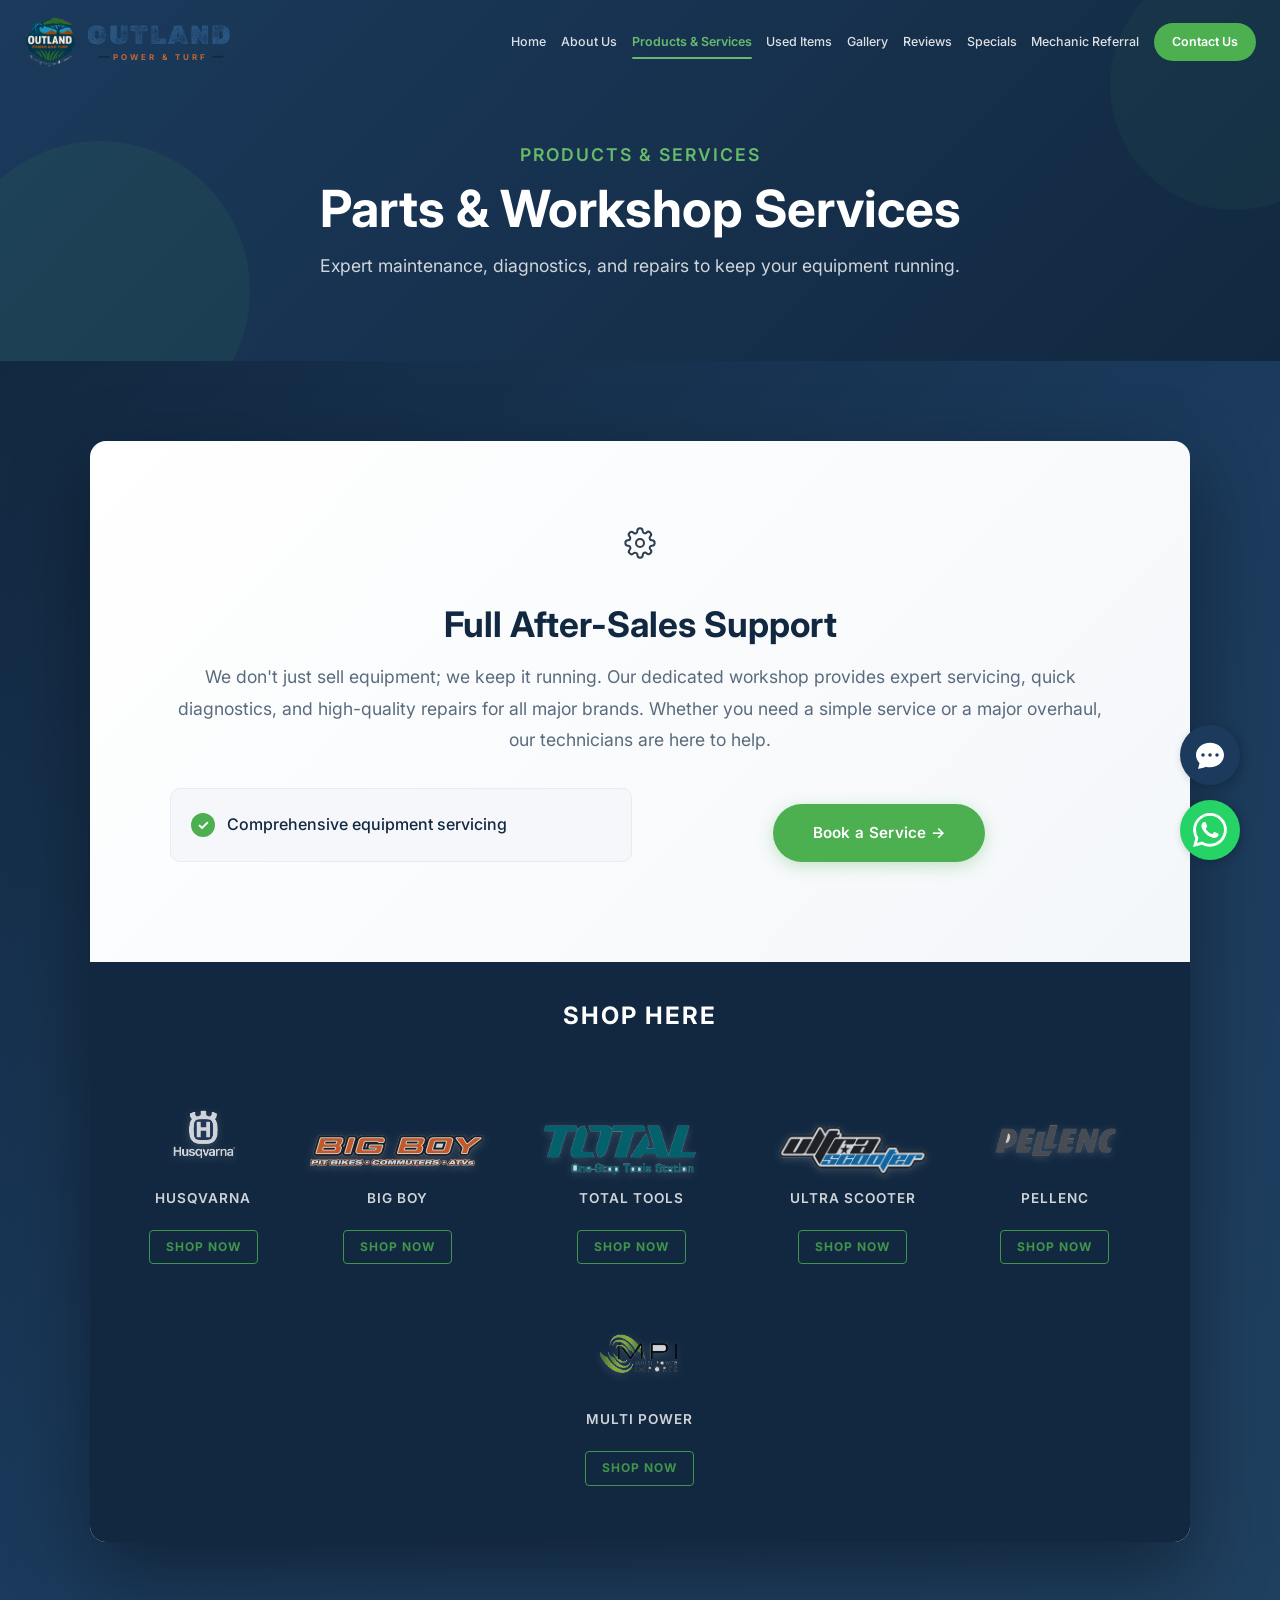
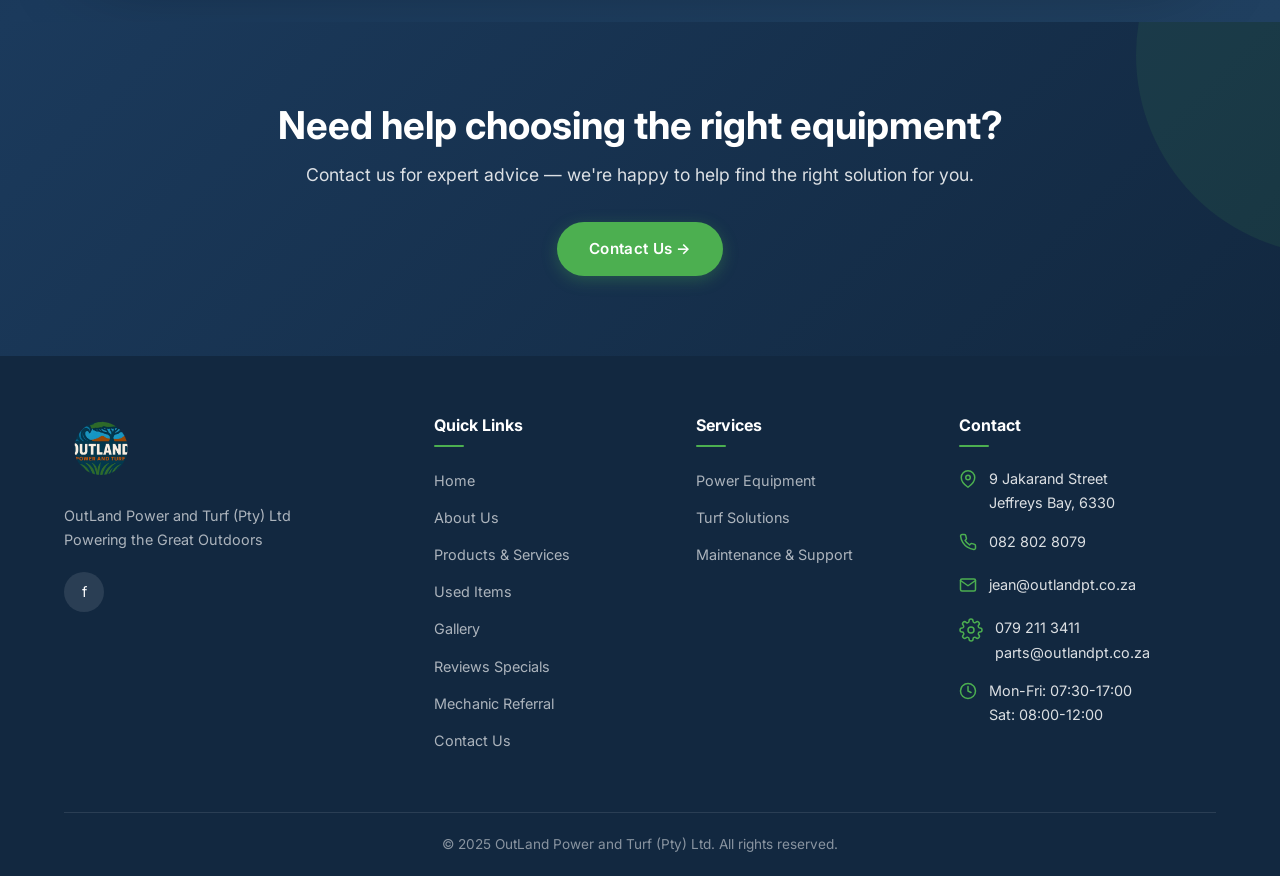
<file: parts-repairs.html>
<!DOCTYPE html>
<html lang="en">
<head>
  <meta charset="UTF-8">
  <meta name="viewport" content="width=device-width, initial-scale=1.0">
  <meta name="description" content="Parts, Repairs & Workshop Services at OutLand Power and Turf.">
  <title>Parts & Workshop Services | OutLand Power and Turf</title>
  <link rel="preconnect" href="https://fonts.googleapis.com">
  <link rel="preconnect" href="https://fonts.gstatic.com" crossorigin>
  <link href="https://fonts.googleapis.com/css2?family=Inter:wght@300;400;500;600;700;800&family=Caveat:wght@600;700&display=swap" rel="stylesheet">
  <link rel="stylesheet" href="styles.css">
  <link rel="icon" href="images/logo.png" type="image/png">
</head>
<body>

  <!-- Navigation -->
  <nav class="navbar" id="navbar">
    <div class="nav-container">
      <a href="index.html" class="nav-logo">
        <img src="images/logo.png" alt="OutLand Power and Turf Logo">
        <div class="nav-logo-text">
          <div class="logo-outland">OUTLAND</div>
          <div class="logo-sub">
            <span class="logo-dash">—</span> POWER &amp; TURF <span class="logo-dash">—</span>
          </div>
        </div>
      </a>
      <div class="nav-links" id="nav-links">
        <a href="index.html">Home</a>
        <a href="about.html">About Us</a>
        <a href="products.html" class="active">Products &amp; Services</a>
        <a href="used-items.html">Used Items</a>
        <a href="gallery.html">Gallery</a>
        <a href="reviews.html">Reviews</a>
        <a href="specials.html">Specials</a>
        <a href="mechanic-referral.html">Mechanic Referral</a>
        <a href="contact.html" class="nav-cta">Contact Us</a>
      </div>
      <div class="hamburger" id="hamburger">
        <span></span>
        <span></span>
        <span></span>
      </div>
    </div>
  </nav>
  <div class="nav-overlay" id="nav-overlay"></div>

  <!-- Page Header -->
  <section class="page-header">
    <div class="container">
      <p class="section-subtitle">Products &amp; Services</p>
      <h1>Parts &amp; Workshop Services</h1>
      <p>Expert maintenance, diagnostics, and repairs to keep your equipment running.</p>
    </div>
  </section>

  <!-- Premium Layout Section -->
  <section class="premium-gradient-section">
    <div class="container">
      <div class="unified-content-card fade-in">
        
        <div class="unified-card-top-grid">

          <!-- Text Side -->
          <div class="unified-card-text">
            <div class="detailed-icon">
              <svg width="32" height="32" viewBox="0 0 24 24" fill="none" stroke="currentColor" stroke-width="1.5" stroke-linecap="round" stroke-linejoin="round"><circle cx="12" cy="12" r="3"></circle><path d="M19.4 15a1.65 1.65 0 0 0 .33 1.82l.06.06a2 2 0 0 1-2.83 2.83l-.06-.06a1.65 1.65 0 0 0-1.82-.33 1.65 1.65 0 0 0-1 1.51V21a2 2 0 0 1-4 0v-.09A1.65 1.65 0 0 0 9 19.4a1.65 1.65 0 0 0-1.82.33l-.06.06a2 2 0 0 1-2.83-2.83l.06-.06A1.65 1.65 0 0 0 4.68 15a1.65 1.65 0 0 0-1.51-1H3a2 2 0 0 1 0-4h.09A1.65 1.65 0 0 0 4.6 9a1.65 1.65 0 0 0-.33-1.82l-.06-.06a2 2 0 0 1 2.83-2.83l.06.06A1.65 1.65 0 0 0 9 4.68a1.65 1.65 0 0 0 1-1.51V3a2 2 0 0 1 4 0v.09a1.65 1.65 0 0 0 1 1.51 1.65 1.65 0 0 0 1.82-.33l.06-.06a2 2 0 0 1 2.83 2.83l-.06.06A1.65 1.65 0 0 0 19.4 9a1.65 1.65 0 0 0 1.51 1H21a2 2 0 0 1 0 4h-.09a1.65 1.65 0 0 0-1.51 1z"></path></svg>
            </div>
            <h2>Full After-Sales Support</h2>
            <p>We don't just sell equipment; we keep it running. Our dedicated workshop provides expert servicing, quick diagnostics, and high-quality repairs for all major brands. Whether you need a simple service or a major overhaul, our technicians are here to help.</p>
            <div class="feature-pills">


            <div class="feature-pill"><span class="feature-check">✓</span> Comprehensive equipment servicing
            </div>
            <div class="service-overlap-cta" style="border-top: none; padding-top: 16px; text-align: center;">
              <a href="contact.html" class="btn btn-primary">Book a Service →</a>
            </div>
          </div>
        </div>

        <!-- Brands Overlay Strip -->
        <div class="brands-dark-strip" id="brands">
          <h3 class="shop-here-title">Shop Here</h3>
          <div class="brands-grid" style="gap: 20px;">


        <a href="https://www.husqvarna.com/za/" target="_blank" rel="noopener noreferrer" class="brand-logo-link">
          <img src="images/husqvarna-logo.png" alt="Husqvarna" class="brand-logo-img" style="max-height: 80px;">
          <span class="brand-name">Husqvarna</span>
        </a>
        <a href="https://www.samotorcycles.co.za/commercial?gad_source=1&gad_campaignid=7704291830&gbraid=0AAAAACnItTV39l0O9LK68zWEVyNOzSXHL&gclid=Cj0KCQjwzqXQBhD2ARIsAKrIeU_2ohpMFGedCuWMk1kqtLIeWWKUDia_xumfeg8OmR7juFKhAfRSrewaApMgEALw_wcB" target="_blank" rel="noopener noreferrer" class="brand-logo-link">
          <img src="images/big-boy-logo.png" alt="Big Boy" class="brand-logo-img">
          <span class="brand-name">Big Boy</span>
        </a>
        <a href="https://totaltoolsonline.co.za/?gad_source=1&gad_campaignid=23780715076&gbraid=0AAAABDdbndjaM3ajn8o0pZav4e0J6uuhd&gclid=Cj0KCQjw_IXQBhCkARIsADqELbJdfUUSVOdrC7eyZ9twdL7-QbhxzaI8Y2oajh8TBp-s-kOV1YYsn54aAmc8EALw_wcB" target="_blank" rel="noopener noreferrer" class="brand-logo-link">
          <img src="images/total-tools-logo.png" alt="Total Tools" class="brand-logo-img">
          <span class="brand-name">Total Tools</span>
        </a>
        <a href="https://ultrascooter.co.za/?utm_campaign=gs-2024-12-18&utm_source=google&utm_medium=pmax_shopping&gad_source=1&gad_campaignid=22043380042&gbraid=0AAAAAC1pr-OAD-LylExn8tOm9bddLuD77&gclid=CjwKCAjw8arQBhB9EiwAfIKdQuqNE7qW_1vkzO4BUZxQBglpRnuHutu17cnBiR7YTGDrejJ2BCQNxRoCedcQAvD_BwE" target="_blank" rel="noopener noreferrer" class="brand-logo-link">
          <img src="images/ultra-scooter-logo.png" alt="Ultra Scooter" class="brand-logo-img">
          <span class="brand-name">Ultra Scooter</span>
        </a>
        <a href="https://www.pellenc.com/en-za/" target="_blank" rel="noopener noreferrer" class="brand-logo-link">
          <img src="images/pellenc-logo.png" alt="Pellenc" class="brand-logo-img" style="max-height: 70px;">
          <span class="brand-name">Pellenc</span>
        </a>
        <a href="https://www.multipowerimports.co.za/" target="_blank" rel="noopener noreferrer" class="brand-logo-link">
          <img src="images/multi-power-logo.png" alt="Multi Power" class="brand-logo-img" style="max-height: 80px;">
          <span class="brand-name">Multi Power</span>
        </a>
                          </div>
        </div>

      </div>
    </div>
  </section>

  <!-- CTA -->
  <section class="cta-section">
    <div class="container">
      <div class="fade-in">
        <h2>Need help choosing the right equipment?</h2>
        <p>Contact us for expert advice — we're happy to help find the right solution for you.</p>
        <a href="contact.html" class="btn btn-orange">Contact Us →</a>
      </div>
    </div>
  </section>

  <!-- Footer -->
  <footer class="footer">
    <div class="container">
      <div class="footer-grid">
        <div class="footer-brand">
          <img src="images/logo.png" alt="OutLand Logo">
          <p>OutLand Power and Turf (Pty) Ltd<br>Powering the Great Outdoors</p>
          <div class="footer-social">
            <a href="https://www.facebook.com/people/OutLand/61581158473050/" target="_blank" rel="noopener" aria-label="Facebook">f</a>
          </div>
        </div>
        <div>
          <h4>Quick Links</h4>
          <ul class="footer-links">
            <li><a href="index.html">Home</a></li>
            <li><a href="about.html">About Us</a></li>
            <li><a href="products.html">Products &amp; Services</a></li>
            <li><a href="used-items.html">Used Items</a></li>
            <li><a href="gallery.html">Gallery</a></li>
            <li><a href="reviews.html">Reviews</a>
        <a href="specials.html">Specials</a></li>
            <li><a href="mechanic-referral.html">Mechanic Referral</a></li>
            <li><a href="contact.html">Contact Us</a></li>
          </ul>
        </div>
        <div>
          <h4>Services</h4>
          <ul class="footer-links">
            <li><a href="products.html">Power Equipment</a></li>
            <li><a href="products.html">Turf Solutions</a></li>
            <li><a href="products.html">Maintenance &amp; Support</a></li>
          </ul>
        </div>
        <div>
          <h4>Contact</h4>
          <div class="footer-contact-item">
            <span class="footer-contact-icon"><svg width="18" height="18" viewBox="0 0 24 24" fill="none" stroke="currentColor" stroke-width="2" stroke-linecap="round" stroke-linejoin="round"><path d="M21 10c0 7-9 13-9 13s-9-6-9-13a9 9 0 0 1 18 0z"></path><circle cx="12" cy="10" r="3"></circle></svg></span>
            <span>9 Jakarand Street<br>Jeffreys Bay, 6330</span>
          </div>
          <div class="footer-contact-item">
            <span class="footer-contact-icon"><svg width="18" height="18" viewBox="0 0 24 24" fill="none" stroke="currentColor" stroke-width="2" stroke-linecap="round" stroke-linejoin="round"><path d="M22 16.92v3a2 2 0 0 1-2.18 2 19.79 19.79 0 0 1-8.63-3.07 19.5 19.5 0 0 1-6-6 19.79 19.79 0 0 1-3.07-8.67A2 2 0 0 1 4.11 2h3a2 2 0 0 1 2 1.72 12.84 12.84 0 0 0 .7 2.81 2 2 0 0 1-.45 2.11L8.09 9.91a16 16 0 0 0 6 6l1.27-1.27a2 2 0 0 1 2.11-.45 12.84 12.84 0 0 0 2.81.7A2 2 0 0 1 22 16.92z"></path></svg></span>
            <a href="tel:0828028079">082 802 8079</a>
          </div>
          <div class="footer-contact-item">
            <span class="footer-contact-icon"><svg width="18" height="18" viewBox="0 0 24 24" fill="none" stroke="currentColor" stroke-width="2" stroke-linecap="round" stroke-linejoin="round"><path d="M4 4h16c1.1 0 2 .9 2 2v12c0 1.1-.9 2-2 2H4c-1.1 0-2-.9-2-2V6c0-1.1.9-2 2-2z"></path><polyline points="22,6 12,13 2,6"></polyline></svg></span>
            <a href="mailto:jean@outlandpt.co.za">jean@outlandpt.co.za</a>
          </div>
          <div class="footer-contact-item">
            <span class="footer-contact-icon"><svg width="24" height="24" viewBox="0 0 24 24" fill="none" stroke="currentColor" stroke-width="1.5" stroke-linecap="round" stroke-linejoin="round"><circle cx="12" cy="12" r="3"></circle><path d="M19.4 15a1.65 1.65 0 0 0 .33 1.82l.06.06a2 2 0 0 1-2.83 2.83l-.06-.06a1.65 1.65 0 0 0-1.82-.33 1.65 1.65 0 0 0-1 1.51V21a2 2 0 0 1-4 0v-.09A1.65 1.65 0 0 0 9 19.4a1.65 1.65 0 0 0-1.82.33l-.06.06a2 2 0 0 1-2.83-2.83l.06-.06A1.65 1.65 0 0 0 4.68 15a1.65 1.65 0 0 0-1.51-1H3a2 2 0 0 1 0-4h.09A1.65 1.65 0 0 0 4.6 9a1.65 1.65 0 0 0-.33-1.82l-.06-.06a2 2 0 0 1 2.83-2.83l.06.06A1.65 1.65 0 0 0 9 4.68a1.65 1.65 0 0 0 1-1.51V3a2 2 0 0 1 4 0v.09a1.65 1.65 0 0 0 1 1.51 1.65 1.65 0 0 0 1.82-.33l.06-.06a2 2 0 0 1 2.83 2.83l-.06.06A1.65 1.65 0 0 0 19.4 9a1.65 1.65 0 0 0 1.51 1H21a2 2 0 0 1 0 4h-.09a1.65 1.65 0 0 0-1.51 1z"></path></svg></span>
            <span>
              <a href="tel:0792113411">079 211 3411</a><br>
              <a href="mailto:parts@outlandpt.co.za">parts@outlandpt.co.za</a>
            </span>
          </div>
          <div class="footer-contact-item">
            <span class="footer-contact-icon"><svg width="18" height="18" viewBox="0 0 24 24" fill="none" stroke="currentColor" stroke-width="2" stroke-linecap="round" stroke-linejoin="round"><circle cx="12" cy="12" r="10"></circle><polyline points="12 6 12 12 16 14"></polyline></svg></span>
            <span>Mon-Fri: 07:30-17:00<br>Sat: 08:00-12:00</span>
          </div>
        </div>
      </div>
      <div class="footer-bottom">
        <p>&copy; 2025 OutLand Power and Turf (Pty) Ltd. All rights reserved.</p>
      </div>
    </div>
  </footer>

  <script src="main.js"></script>
</body>
</html>
</file>
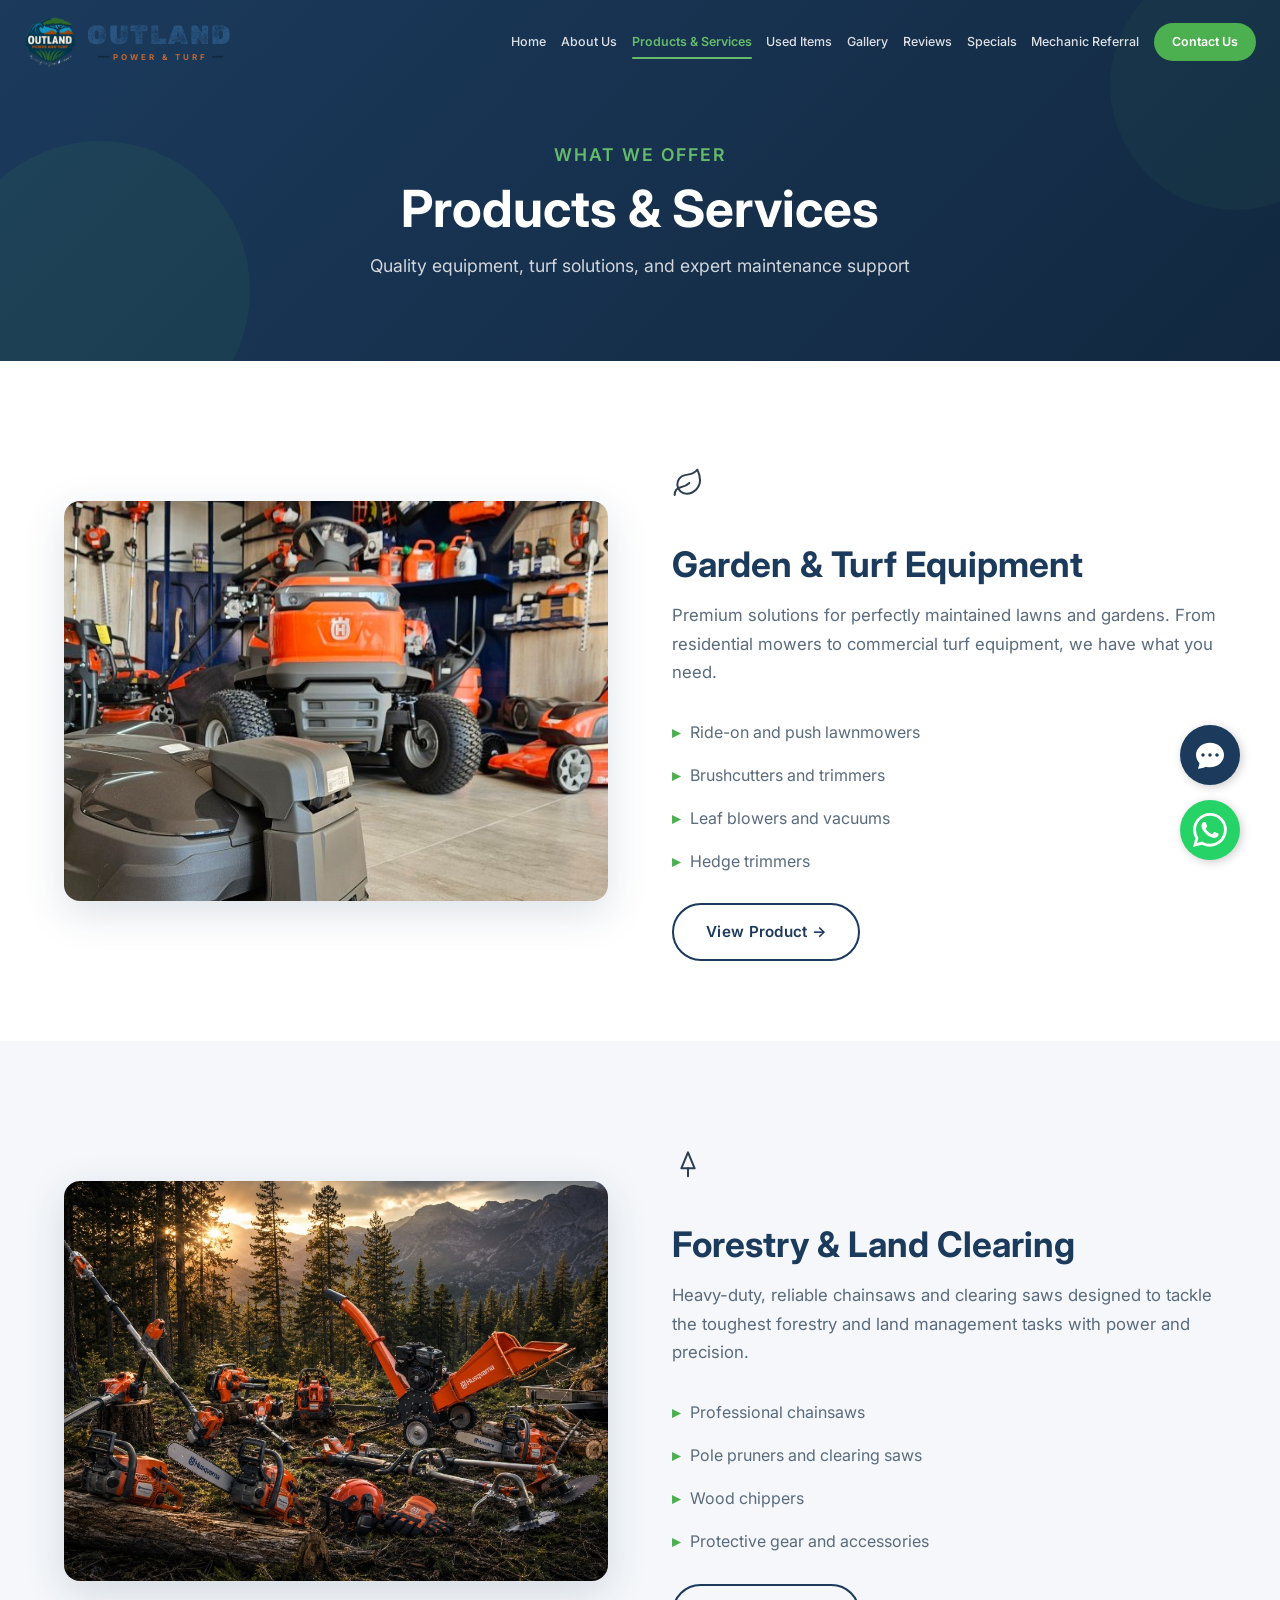
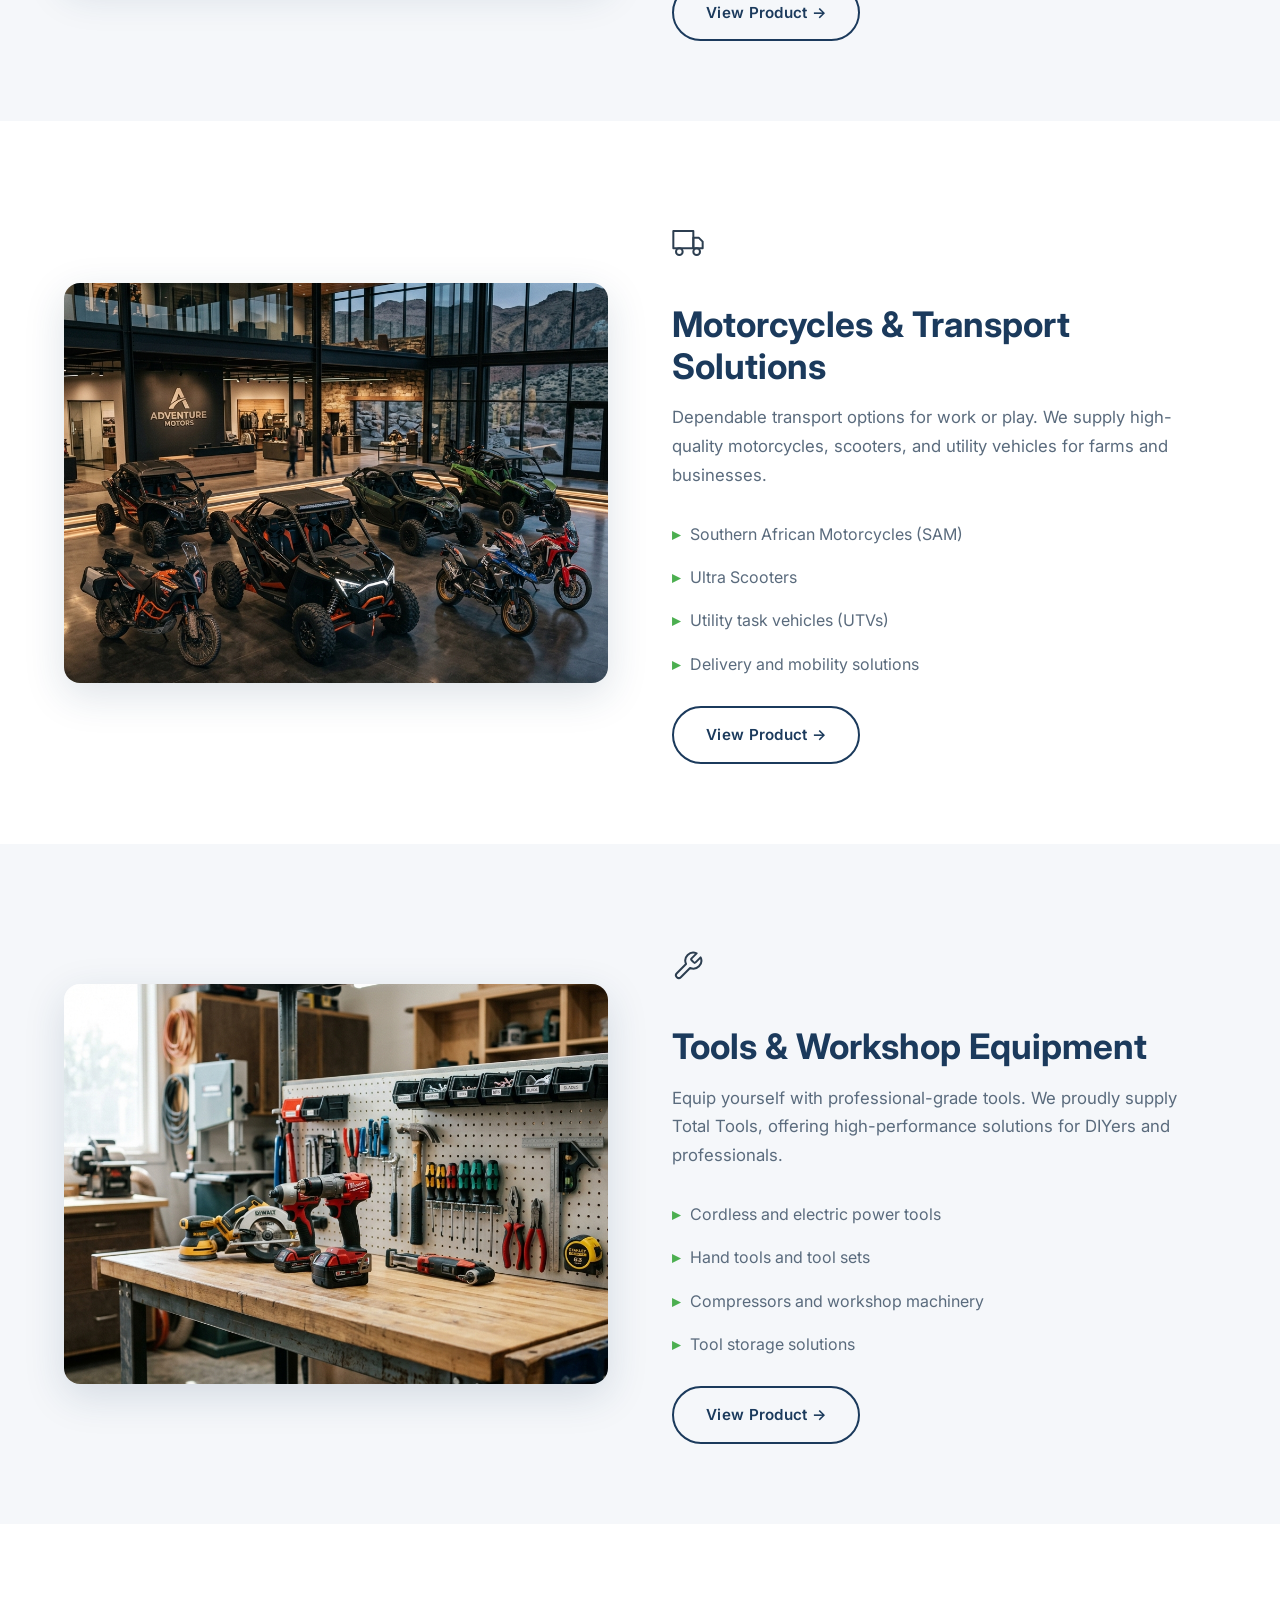
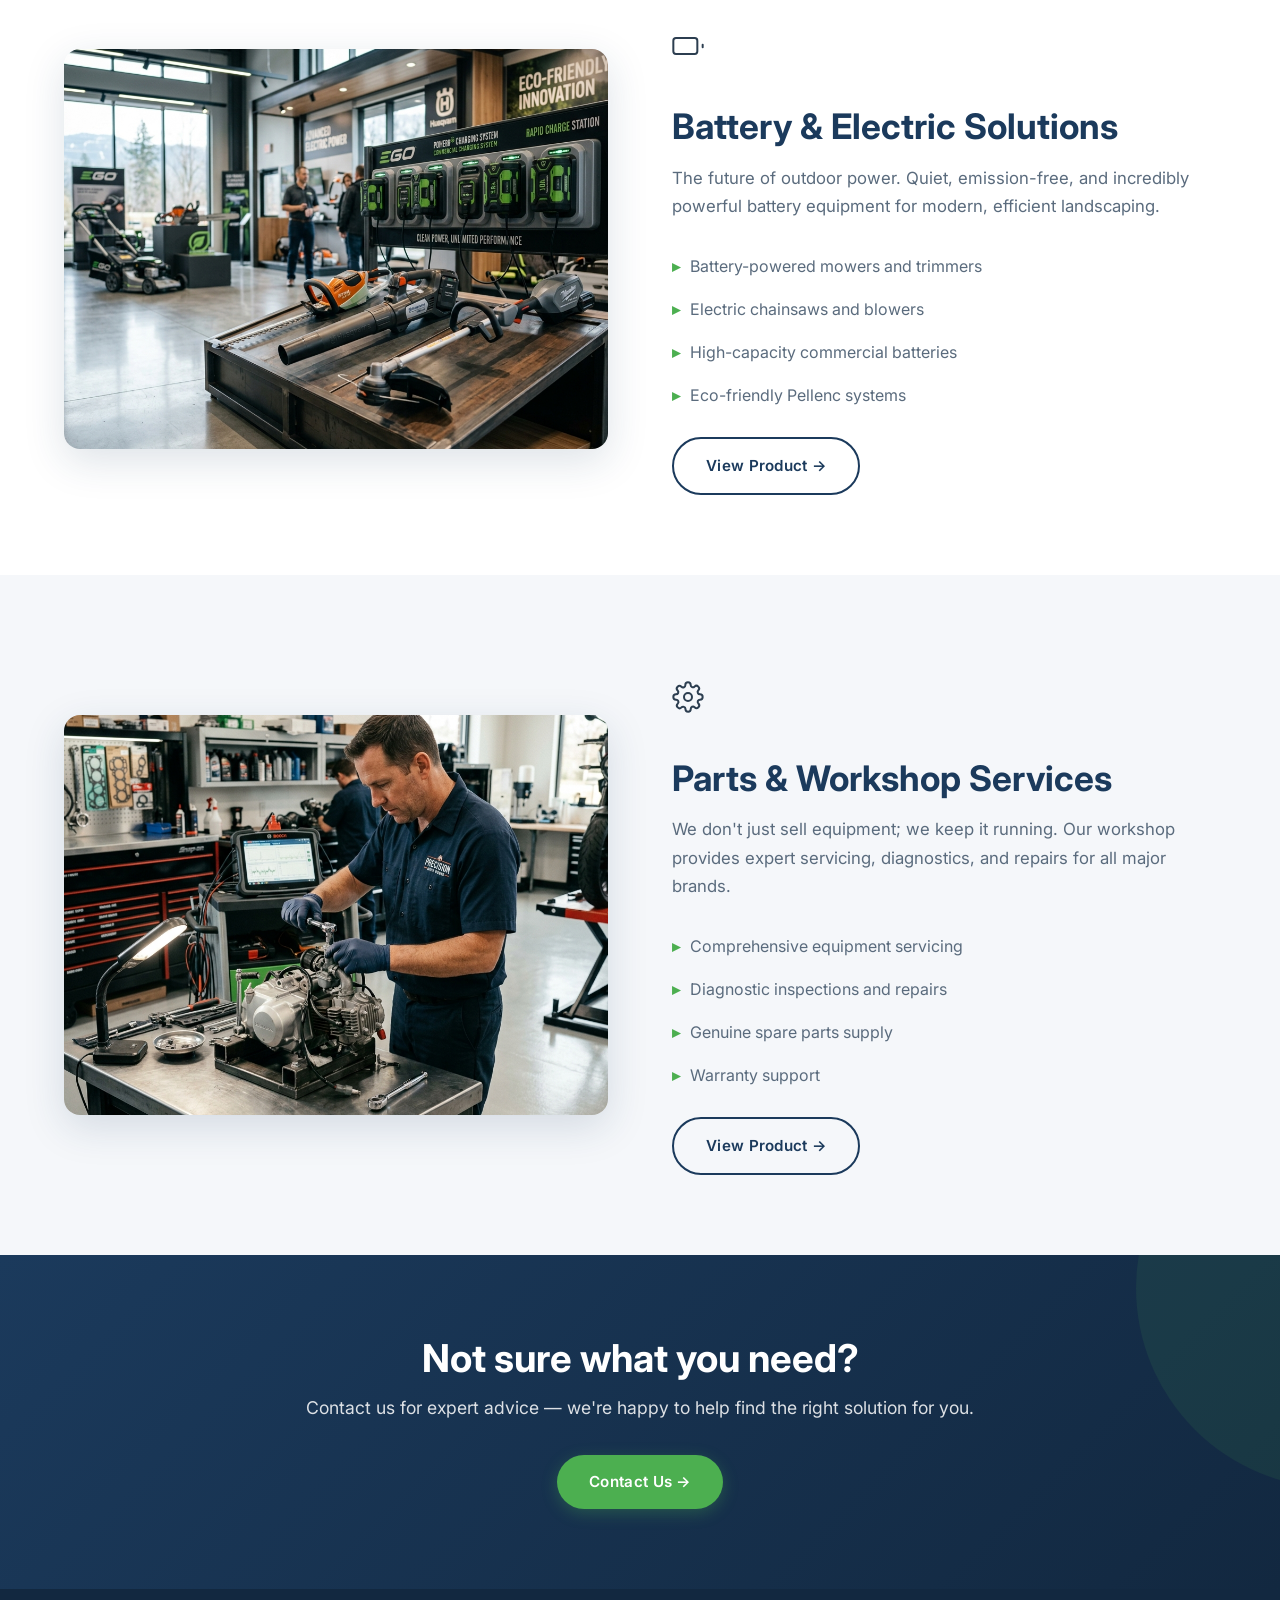
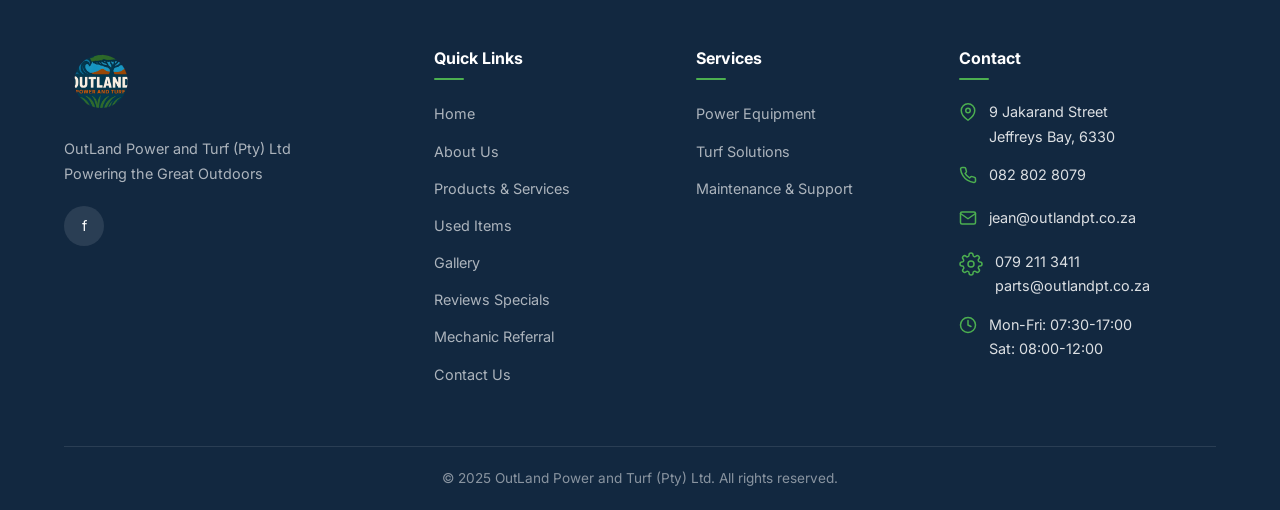
<file: products.html>
<!DOCTYPE html>
<html lang="en">
<head>
  <meta charset="UTF-8">
  <meta name="viewport" content="width=device-width, initial-scale=1.0">
  <meta name="description" content="OutLand Power and Turf — Outdoor power equipment, turf solutions, and equipment maintenance in Jeffreys Bay.">
  <title>Products & Services | OutLand Power and Turf</title>
  <link rel="preconnect" href="https://fonts.googleapis.com">
  <link rel="preconnect" href="https://fonts.gstatic.com" crossorigin>
  <link href="https://fonts.googleapis.com/css2?family=Inter:wght@300;400;500;600;700;800&family=Caveat:wght@600;700&display=swap" rel="stylesheet">
  <link rel="stylesheet" href="styles.css">
  <link rel="icon" href="images/logo.png" type="image/png">
</head>
<body>

  <!-- Navigation -->
  <nav class="navbar" id="navbar">
    <div class="nav-container">
      <a href="index.html" class="nav-logo">
        <img src="images/logo.png" alt="OutLand Power and Turf Logo">
        <div class="nav-logo-text">
          <div class="logo-outland">OUTLAND</div>
          <div class="logo-sub">
            <span class="logo-dash">—</span> POWER &amp; TURF <span class="logo-dash">—</span>
          </div>
        </div>
      </a>
      <div class="nav-links" id="nav-links">
        <a href="index.html">Home</a>
        <a href="about.html">About Us</a>
        <a href="products.html" class="active">Products &amp; Services</a>
        <a href="used-items.html">Used Items</a>
        <a href="gallery.html">Gallery</a>
        <a href="reviews.html">Reviews</a>
        <a href="specials.html">Specials</a>
        <a href="mechanic-referral.html">Mechanic Referral</a>
        <a href="contact.html" class="nav-cta">Contact Us</a>
      </div>
      <div class="hamburger" id="hamburger">
        <span></span>
        <span></span>
        <span></span>
      </div>
    </div>
  </nav>
  <div class="nav-overlay" id="nav-overlay"></div>

  <!-- Page Header -->
  <section class="page-header">
    <div class="container">
      <p class="section-subtitle">What We Offer</p>
      <h1>Products &amp; Services</h1>
      <p>Quality equipment, turf solutions, and expert maintenance support</p>
    </div>
  </section>

  <!-- Detailed Offering Sections -->
  <!-- 1. Garden -->
  <section class="detailed-section" id="sec-garden">
    <div class="container detailed-grid">
      <div class="detailed-img fade-in"><img src="images/garden-turf.jpg" alt="Garden &amp; Turf Equipment"></div>
      <div class="detailed-text fade-in">
        <div class="detailed-icon">
          <svg width="32" height="32" viewBox="0 0 24 24" fill="none" stroke="currentColor" stroke-width="1.5" stroke-linecap="round" stroke-linejoin="round"><path d="M11 20A7 7 0 0 1 9.8 6.1C15.5 5 17 4.48 19 2c1 2 2 4.18 2 8 0 5.5-4.78 10-10 10Z"></path><path d="M2 21c0-3 1.85-5.36 5.08-6C9.5 14.52 12 13 13 12"></path></svg>
        </div>
        <h2>Garden &amp; Turf Equipment</h2>
        <p>Premium solutions for perfectly maintained lawns and gardens. From residential mowers to commercial turf equipment, we have what you need.</p>
        <ul class="product-features">
          <li>Ride-on and push lawnmowers</li>
          <li>Brushcutters and trimmers</li>
          <li>Leaf blowers and vacuums</li>
          <li>Hedge trimmers</li>
        </ul>
        <a href="garden-turf.html" class="btn btn-outline">View Product →</a>
      </div>
    </div>
  </section>

  <!-- 2. Forestry -->
  <section class="detailed-section section-alt" id="sec-forestry">
    <div class="container detailed-grid detailed-grid-rev">
      <div class="detailed-text fade-in">
        <div class="detailed-icon">
          <svg width="32" height="32" viewBox="0 0 24 24" fill="none" stroke="currentColor" stroke-width="1.5" stroke-linecap="round" stroke-linejoin="round"><path d="M12 22v-6"></path><path d="M7 16l5-12 5 12H7z"></path></svg>
        </div>
        <h2>Forestry &amp; Land Clearing</h2>
        <p>Heavy-duty, reliable chainsaws and clearing saws designed to tackle the toughest forestry and land management tasks with power and precision.</p>
        <ul class="product-features">
          <li>Professional chainsaws</li>
          <li>Pole pruners and clearing saws</li>
          <li>Wood chippers</li>
          <li>Protective gear and accessories</li>
        </ul>
        <a href="forestry-clearing.html" class="btn btn-outline">View Product →</a>
      </div>
      <div class="detailed-img fade-in"><img src="images/forestry-clearing-shop.jpg" alt="Forestry &amp; Land Clearing"></div>
    </div>
  </section>

  <!-- 3. Transport -->
  <section class="detailed-section" id="sec-transport">
    <div class="container detailed-grid">
      <div class="detailed-img fade-in"><img src="images/transport.png" alt="Motorcycles &amp; Transport Solutions"></div>
      <div class="detailed-text fade-in">
        <div class="detailed-icon">
          <svg width="32" height="32" viewBox="0 0 24 24" fill="none" stroke="currentColor" stroke-width="1.5" stroke-linecap="round" stroke-linejoin="round"><rect x="1" y="3" width="15" height="13"></rect><polygon points="16 8 20 8 23 11 23 16 16 16 16 8"></polygon><circle cx="5.5" cy="18.5" r="2.5"></circle><circle cx="18.5" cy="18.5" r="2.5"></circle></svg>
        </div>
        <h2>Motorcycles &amp; Transport Solutions</h2>
        <p>Dependable transport options for work or play. We supply high-quality motorcycles, scooters, and utility vehicles for farms and businesses.</p>
        <ul class="product-features">
          <li>Southern African Motorcycles (SAM)</li>
          <li>Ultra Scooters</li>
          <li>Utility task vehicles (UTVs)</li>
          <li>Delivery and mobility solutions</li>
        </ul>
        <a href="transport.html" class="btn btn-outline">View Product →</a>
      </div>
    </div>
  </section>

  <!-- 4. Tools -->
  <section class="detailed-section section-alt" id="sec-tools">
    <div class="container detailed-grid detailed-grid-rev">
      <div class="detailed-text fade-in">
        <div class="detailed-icon">
          <svg width="32" height="32" viewBox="0 0 24 24" fill="none" stroke="currentColor" stroke-width="1.5" stroke-linecap="round" stroke-linejoin="round"><path d="M14.7 6.3a1 1 0 0 0 0 1.4l1.6 1.6a1 1 0 0 0 1.4 0l3.77-3.77a6 6 0 0 1-7.94 7.94l-6.91 6.91a2.12 2.12 0 0 1-3-3l6.91-6.91a6 6 0 0 1 7.94-7.94l-3.76 3.76z"></path></svg>
        </div>
        <h2>Tools &amp; Workshop Equipment</h2>
        <p>Equip yourself with professional-grade tools. We proudly supply Total Tools, offering high-performance solutions for DIYers and professionals.</p>
        <ul class="product-features">
          <li>Cordless and electric power tools</li>
          <li>Hand tools and tool sets</li>
          <li>Compressors and workshop machinery</li>
          <li>Tool storage solutions</li>
        </ul>
        <a href="tools.html" class="btn btn-outline">View Product →</a>
      </div>
      <div class="detailed-img fade-in"><img src="images/tools.png" alt="Tools &amp; Workshop Equipment"></div>
    </div>
  </section>

  <!-- 5. Battery -->
  <section class="detailed-section" id="sec-battery">
    <div class="container detailed-grid">
      <div class="detailed-img fade-in"><img src="images/battery-electric.png" alt="Battery &amp; Electric Solutions"></div>
      <div class="detailed-text fade-in">
        <div class="detailed-icon">
          <svg width="32" height="32" viewBox="0 0 24 24" fill="none" stroke="currentColor" stroke-width="1.5" stroke-linecap="round" stroke-linejoin="round"><rect x="1" y="6" width="18" height="12" rx="2" ry="2"></rect><line x1="23" y1="13" x2="23" y2="11"></line></svg>
        </div>
        <h2>Battery &amp; Electric Solutions</h2>
        <p>The future of outdoor power. Quiet, emission-free, and incredibly powerful battery equipment for modern, efficient landscaping.</p>
        <ul class="product-features">
          <li>Battery-powered mowers and trimmers</li>
          <li>Electric chainsaws and blowers</li>
          <li>High-capacity commercial batteries</li>
          <li>Eco-friendly Pellenc systems</li>
        </ul>
        <a href="battery-electric.html" class="btn btn-outline">View Product →</a>
      </div>
    </div>
  </section>

  <!-- 6. Parts & Services -->
  <section class="detailed-section section-alt" id="sec-parts">
    <div class="container detailed-grid detailed-grid-rev">
      <div class="detailed-text fade-in">
        <div class="detailed-icon">
          <svg width="32" height="32" viewBox="0 0 24 24" fill="none" stroke="currentColor" stroke-width="1.5" stroke-linecap="round" stroke-linejoin="round"><circle cx="12" cy="12" r="3"></circle><path d="M19.4 15a1.65 1.65 0 0 0 .33 1.82l.06.06a2 2 0 0 1-2.83 2.83l-.06-.06a1.65 1.65 0 0 0-1.82-.33 1.65 1.65 0 0 0-1 1.51V21a2 2 0 0 1-4 0v-.09A1.65 1.65 0 0 0 9 19.4a1.65 1.65 0 0 0-1.82.33l-.06.06a2 2 0 0 1-2.83-2.83l.06-.06A1.65 1.65 0 0 0 4.68 15a1.65 1.65 0 0 0-1.51-1H3a2 2 0 0 1 0-4h.09A1.65 1.65 0 0 0 4.6 9a1.65 1.65 0 0 0-.33-1.82l-.06-.06a2 2 0 0 1 2.83-2.83l.06.06A1.65 1.65 0 0 0 9 4.68a1.65 1.65 0 0 0 1-1.51V3a2 2 0 0 1 4 0v.09a1.65 1.65 0 0 0 1 1.51 1.65 1.65 0 0 0 1.82-.33l.06-.06a2 2 0 0 1 2.83 2.83l-.06.06A1.65 1.65 0 0 0 19.4 9a1.65 1.65 0 0 0 1.51 1H21a2 2 0 0 1 0 4h-.09a1.65 1.65 0 0 0-1.51 1z"></path></svg>
        </div>
        <h2>Parts &amp; Workshop Services</h2>
        <p>We don't just sell equipment; we keep it running. Our workshop provides expert servicing, diagnostics, and repairs for all major brands.</p>
        <ul class="product-features">
          <li>Comprehensive equipment servicing</li>
          <li>Diagnostic inspections and repairs</li>
          <li>Genuine spare parts supply</li>
          <li>Warranty support</li>
        </ul>
        <a href="parts-repairs.html" class="btn btn-outline">View Product →</a>
      </div>
      <div class="detailed-img fade-in"><img src="images/repairs.png" alt="Parts &amp; Workshop Services"></div>
    </div>
  </section>

  <!-- CTA -->
  <section class="cta-section">
    <div class="container">
      <div class="fade-in">
        <h2>Not sure what you need?</h2>
        <p>Contact us for expert advice — we're happy to help find the right solution for you.</p>
        <a href="contact.html" class="btn btn-orange">Contact Us →</a>
      </div>
    </div>
  </section>

  <!-- Footer -->
  <footer class="footer">
    <div class="container">
      <div class="footer-grid">
        <div class="footer-brand">
          <img src="images/logo.png" alt="OutLand Logo">
          <p>OutLand Power and Turf (Pty) Ltd<br>Powering the Great Outdoors</p>
          <div class="footer-social">
            <a href="https://www.facebook.com/people/OutLand/61581158473050/" target="_blank" rel="noopener" aria-label="Facebook">f</a>
          </div>
        </div>
        <div>
          <h4>Quick Links</h4>
          <ul class="footer-links">
            <li><a href="index.html">Home</a></li>
            <li><a href="about.html">About Us</a></li>
            <li><a href="products.html">Products &amp; Services</a></li>
            <li><a href="used-items.html">Used Items</a></li>
            <li><a href="gallery.html">Gallery</a></li>
            <li><a href="reviews.html">Reviews</a>
        <a href="specials.html">Specials</a></li>
            <li><a href="mechanic-referral.html">Mechanic Referral</a></li>
            <li><a href="contact.html">Contact Us</a></li>
          </ul>
        </div>
        <div>
          <h4>Services</h4>
          <ul class="footer-links">
            <li><a href="products.html">Power Equipment</a></li>
            <li><a href="products.html">Turf Solutions</a></li>
            <li><a href="products.html">Maintenance &amp; Support</a></li>
          </ul>
        </div>
        <div>
          <h4>Contact</h4>
          <div class="footer-contact-item">
            <span class="footer-contact-icon"><svg width="18" height="18" viewBox="0 0 24 24" fill="none" stroke="currentColor" stroke-width="2" stroke-linecap="round" stroke-linejoin="round"><path d="M21 10c0 7-9 13-9 13s-9-6-9-13a9 9 0 0 1 18 0z"></path><circle cx="12" cy="10" r="3"></circle></svg></span>
            <span>9 Jakarand Street<br>Jeffreys Bay, 6330</span>
          </div>
          <div class="footer-contact-item">
            <span class="footer-contact-icon"><svg width="18" height="18" viewBox="0 0 24 24" fill="none" stroke="currentColor" stroke-width="2" stroke-linecap="round" stroke-linejoin="round"><path d="M22 16.92v3a2 2 0 0 1-2.18 2 19.79 19.79 0 0 1-8.63-3.07 19.5 19.5 0 0 1-6-6 19.79 19.79 0 0 1-3.07-8.67A2 2 0 0 1 4.11 2h3a2 2 0 0 1 2 1.72 12.84 12.84 0 0 0 .7 2.81 2 2 0 0 1-.45 2.11L8.09 9.91a16 16 0 0 0 6 6l1.27-1.27a2 2 0 0 1 2.11-.45 12.84 12.84 0 0 0 2.81.7A2 2 0 0 1 22 16.92z"></path></svg></span>
            <a href="tel:0828028079">082 802 8079</a>
          </div>
          <div class="footer-contact-item">
            <span class="footer-contact-icon"><svg width="18" height="18" viewBox="0 0 24 24" fill="none" stroke="currentColor" stroke-width="2" stroke-linecap="round" stroke-linejoin="round"><path d="M4 4h16c1.1 0 2 .9 2 2v12c0 1.1-.9 2-2 2H4c-1.1 0-2-.9-2-2V6c0-1.1.9-2 2-2z"></path><polyline points="22,6 12,13 2,6"></polyline></svg></span>
            <a href="mailto:jean@outlandpt.co.za">jean@outlandpt.co.za</a>
          </div>
          <div class="footer-contact-item">
            <span class="footer-contact-icon"><svg width="24" height="24" viewBox="0 0 24 24" fill="none" stroke="currentColor" stroke-width="1.5" stroke-linecap="round" stroke-linejoin="round"><circle cx="12" cy="12" r="3"></circle><path d="M19.4 15a1.65 1.65 0 0 0 .33 1.82l.06.06a2 2 0 0 1-2.83 2.83l-.06-.06a1.65 1.65 0 0 0-1.82-.33 1.65 1.65 0 0 0-1 1.51V21a2 2 0 0 1-4 0v-.09A1.65 1.65 0 0 0 9 19.4a1.65 1.65 0 0 0-1.82.33l-.06.06a2 2 0 0 1-2.83-2.83l.06-.06A1.65 1.65 0 0 0 4.68 15a1.65 1.65 0 0 0-1.51-1H3a2 2 0 0 1 0-4h.09A1.65 1.65 0 0 0 4.6 9a1.65 1.65 0 0 0-.33-1.82l-.06-.06a2 2 0 0 1 2.83-2.83l.06.06A1.65 1.65 0 0 0 9 4.68a1.65 1.65 0 0 0 1-1.51V3a2 2 0 0 1 4 0v.09a1.65 1.65 0 0 0 1 1.51 1.65 1.65 0 0 0 1.82-.33l.06-.06a2 2 0 0 1 2.83 2.83l-.06.06A1.65 1.65 0 0 0 19.4 9a1.65 1.65 0 0 0 1.51 1H21a2 2 0 0 1 0 4h-.09a1.65 1.65 0 0 0-1.51 1z"></path></svg></span>
            <span>
              <a href="tel:0792113411">079 211 3411</a><br>
              <a href="mailto:parts@outlandpt.co.za">parts@outlandpt.co.za</a>
            </span>
          </div>
          <div class="footer-contact-item">
            <span class="footer-contact-icon"><svg width="18" height="18" viewBox="0 0 24 24" fill="none" stroke="currentColor" stroke-width="2" stroke-linecap="round" stroke-linejoin="round"><circle cx="12" cy="12" r="10"></circle><polyline points="12 6 12 12 16 14"></polyline></svg></span>
            <span>Mon-Fri: 07:30-17:00<br>Sat: 08:00-12:00</span>
          </div>
        </div>
      </div>
      <div class="footer-bottom">
        <p>&copy; 2025 OutLand Power and Turf (Pty) Ltd. All rights reserved.</p>
      </div>
    </div>
  </footer>

  <script src="main.js"></script>
</body>
</html>
</file>
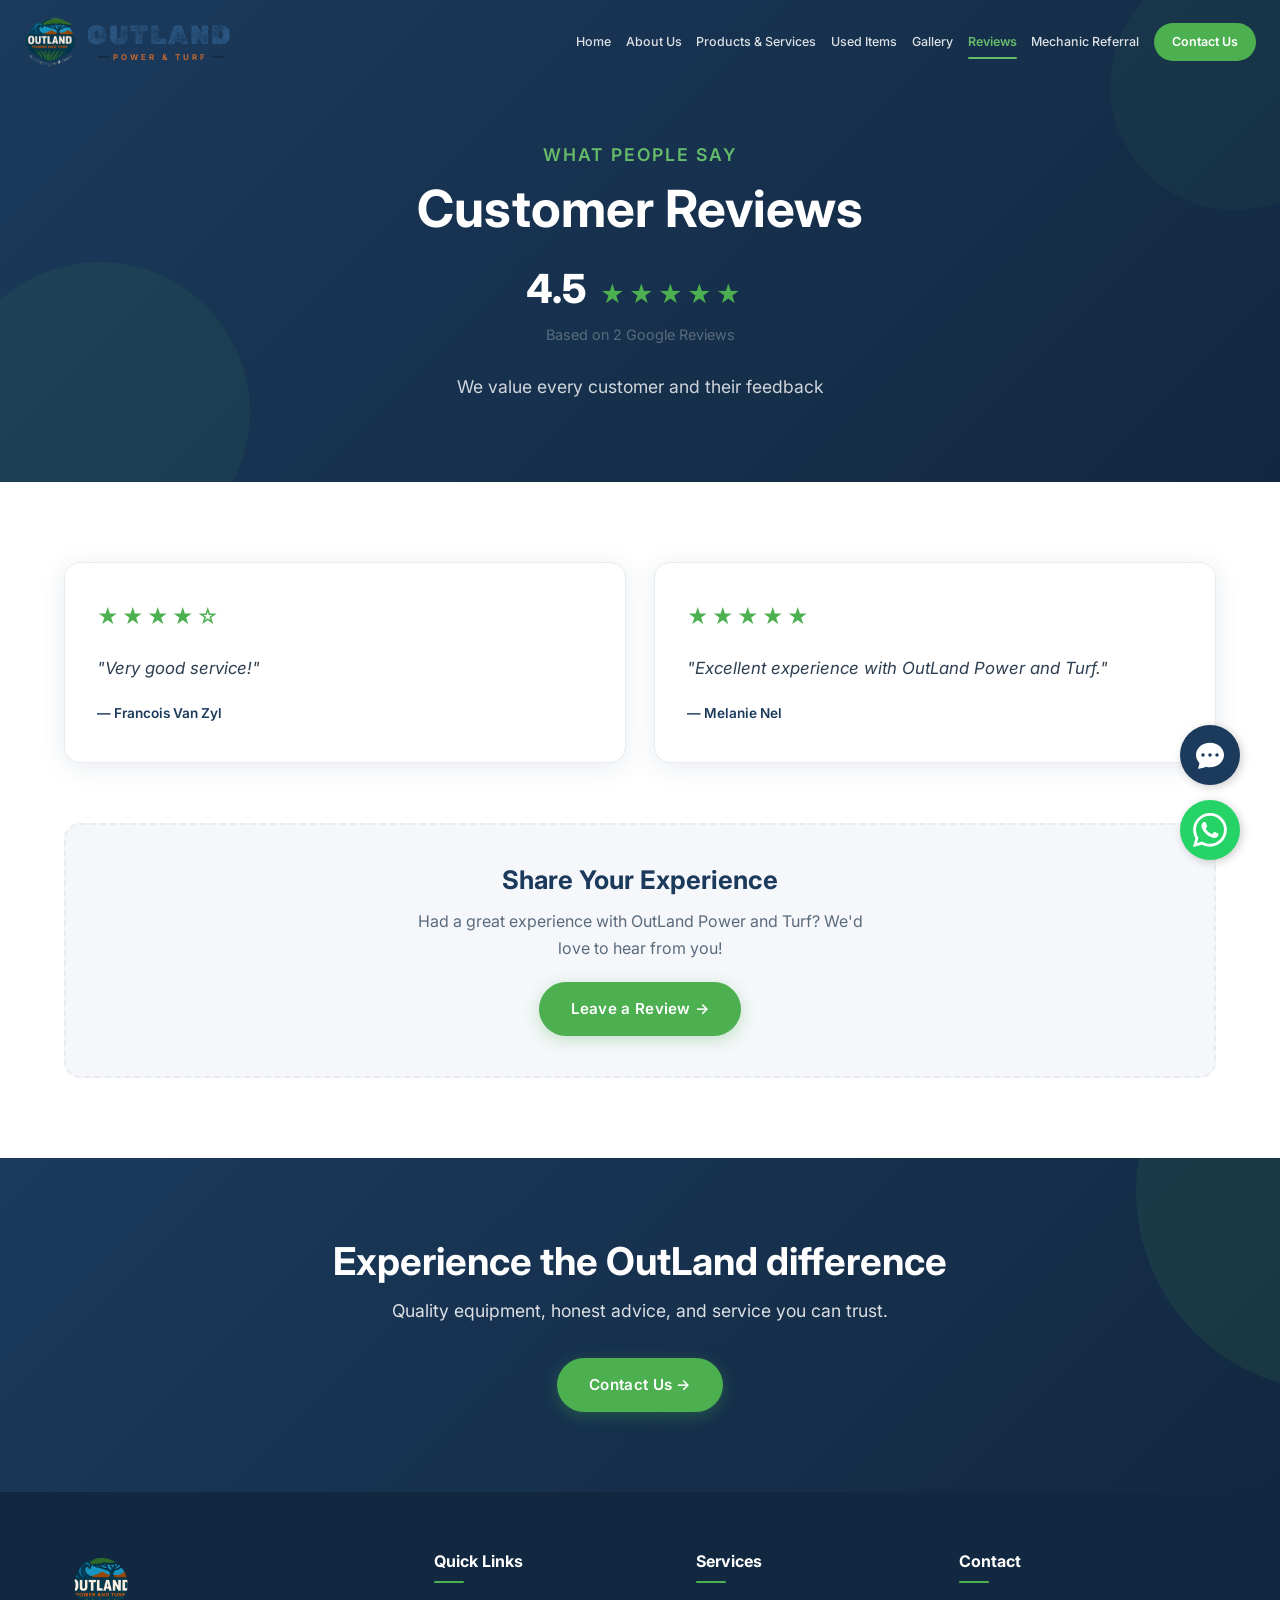
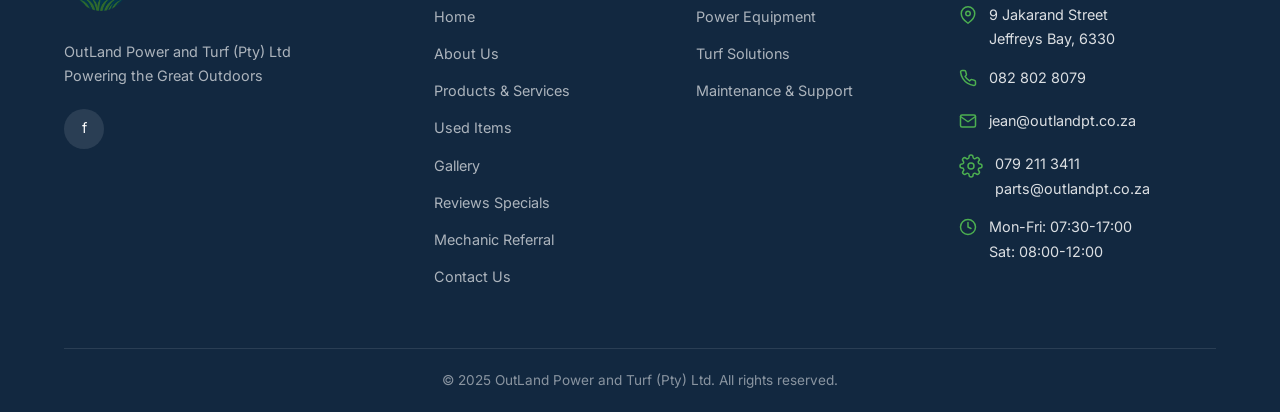
<file: reviews.html>
<!DOCTYPE html>
<html lang="en">
<head>
  <meta charset="UTF-8">
  <meta name="viewport" content="width=device-width, initial-scale=1.0">
  <meta name="description" content="Customer reviews for OutLand Power and Turf — See what our customers say about our products and service.">
  <title>Reviews | OutLand Power and Turf</title>
  <link rel="preconnect" href="https://fonts.googleapis.com">
  <link rel="preconnect" href="https://fonts.gstatic.com" crossorigin>
  <link href="https://fonts.googleapis.com/css2?family=Inter:wght@300;400;500;600;700;800&family=Caveat:wght@600;700&display=swap" rel="stylesheet">
  <link rel="stylesheet" href="styles.css">
  <link rel="icon" href="images/logo.png" type="image/png">
</head>
<body>

  <!-- Navigation -->
  <nav class="navbar" id="navbar">
    <div class="nav-container">
      <a href="index.html" class="nav-logo">
        <img src="images/logo.png" alt="OutLand Power and Turf Logo">
        <div class="nav-logo-text">
          <div class="logo-outland">OUTLAND</div>
          <div class="logo-sub">
            <span class="logo-dash">—</span> POWER &amp; TURF <span class="logo-dash">—</span>
          </div>
        </div>
      </a>
      <div class="nav-links" id="nav-links">
        <a href="index.html">Home</a>
        <a href="about.html">About Us</a>
        <a href="products.html">Products &amp; Services</a>
        <a href="used-items.html">Used Items</a>
        <a href="gallery.html">Gallery</a>
        <a href="reviews.html" class="active">Reviews</a>
        <a href="mechanic-referral.html">Mechanic Referral</a>
        <a href="contact.html" class="nav-cta">Contact Us</a>
      </div>
      <div class="hamburger" id="hamburger">
        <span></span>
        <span></span>
        <span></span>
      </div>
    </div>
  </nav>
  <div class="nav-overlay" id="nav-overlay"></div>

  <!-- Page Header -->
  <section class="page-header">
    <div class="container">
      <p class="section-subtitle">What People Say</p>
      <h1>Customer Reviews</h1>
      <div class="rating-summary" style="margin-top: 16px;">
        <span style="font-size: 2.5rem; font-weight: 800; color: var(--white);">4.5</span>
        <div class="testimonial-stars" style="display: inline-block; margin: 0 10px; font-size: 1.5rem;">★★★★★</div>
        <p style="color: var(--text-light); font-size: 0.9rem;">Based on 2 Google Reviews</p>
      </div>
      <p style="margin-top: 24px;">We value every customer and their feedback</p>
    </div>
  </section>

  <!-- Reviews Grid -->
  <section class="section">
    <div class="container">
      <div class="reviews-grid">

        <div class="review-card fade-in">
          <div class="testimonial-stars">★★★★☆</div>
          <blockquote>"Very good service!"</blockquote>
          <cite>— Francois Van Zyl</cite>
        </div>

        <div class="review-card fade-in">
          <div class="testimonial-stars">★★★★★</div>
          <blockquote>"Excellent experience with OutLand Power and Turf."</blockquote>
          <cite>— Melanie Nel</cite>
        </div>

      </div>

      <!-- Space for more reviews notice -->
      <div class="text-center fade-in" style="margin-top: 60px; padding: 40px; background: var(--off-white); border-radius: var(--radius); border: 2px dashed var(--light-grey);">
        <h3 style="margin-bottom: 12px;">Share Your Experience</h3>
        <p style="color: var(--text-light); max-width: 480px; margin: 0 auto 20px;">Had a great experience with OutLand Power and Turf? We'd love to hear from you!</p>
        <a href="contact.html" class="btn btn-primary">Leave a Review →</a>
      </div>

    </div>
  </section>

  <!-- CTA -->
  <section class="cta-section">
    <div class="container">
      <div class="fade-in">
        <h2>Experience the OutLand difference</h2>
        <p>Quality equipment, honest advice, and service you can trust.</p>
        <a href="contact.html" class="btn btn-orange">Contact Us →</a>
      </div>
    </div>
  </section>

  <!-- Footer -->
  <footer class="footer">
    <div class="container">
      <div class="footer-grid">
        <div class="footer-brand">
          <img src="images/logo.png" alt="OutLand Logo">
          <p>OutLand Power and Turf (Pty) Ltd<br>Powering the Great Outdoors</p>
          <div class="footer-social">
            <a href="https://www.facebook.com/people/OutLand/61581158473050/" target="_blank" rel="noopener" aria-label="Facebook">f</a>
          </div>
        </div>
        <div>
          <h4>Quick Links</h4>
          <ul class="footer-links">
            <li><a href="index.html">Home</a></li>
            <li><a href="about.html">About Us</a></li>
            <li><a href="products.html">Products &amp; Services</a></li>
            <li><a href="used-items.html">Used Items</a></li>
            <li><a href="gallery.html">Gallery</a></li>
            <li><a href="reviews.html">Reviews</a>
        <a href="specials.html">Specials</a></li>
            <li><a href="mechanic-referral.html">Mechanic Referral</a></li>
            <li><a href="contact.html">Contact Us</a></li>
          </ul>
        </div>
        <div>
          <h4>Services</h4>
          <ul class="footer-links">
            <li><a href="products.html">Power Equipment</a></li>
            <li><a href="products.html">Turf Solutions</a></li>
            <li><a href="products.html">Maintenance &amp; Support</a></li>
          </ul>
        </div>
        <div>
          <h4>Contact</h4>
          <div class="footer-contact-item">
            <span class="footer-contact-icon"><svg width="18" height="18" viewBox="0 0 24 24" fill="none" stroke="currentColor" stroke-width="2" stroke-linecap="round" stroke-linejoin="round"><path d="M21 10c0 7-9 13-9 13s-9-6-9-13a9 9 0 0 1 18 0z"></path><circle cx="12" cy="10" r="3"></circle></svg></span>
            <span>9 Jakarand Street<br>Jeffreys Bay, 6330</span>
          </div>
          <div class="footer-contact-item">
            <span class="footer-contact-icon"><svg width="18" height="18" viewBox="0 0 24 24" fill="none" stroke="currentColor" stroke-width="2" stroke-linecap="round" stroke-linejoin="round"><path d="M22 16.92v3a2 2 0 0 1-2.18 2 19.79 19.79 0 0 1-8.63-3.07 19.5 19.5 0 0 1-6-6 19.79 19.79 0 0 1-3.07-8.67A2 2 0 0 1 4.11 2h3a2 2 0 0 1 2 1.72 12.84 12.84 0 0 0 .7 2.81 2 2 0 0 1-.45 2.11L8.09 9.91a16 16 0 0 0 6 6l1.27-1.27a2 2 0 0 1 2.11-.45 12.84 12.84 0 0 0 2.81.7A2 2 0 0 1 22 16.92z"></path></svg></span>
            <a href="tel:0828028079">082 802 8079</a>
          </div>
          <div class="footer-contact-item">
            <span class="footer-contact-icon"><svg width="18" height="18" viewBox="0 0 24 24" fill="none" stroke="currentColor" stroke-width="2" stroke-linecap="round" stroke-linejoin="round"><path d="M4 4h16c1.1 0 2 .9 2 2v12c0 1.1-.9 2-2 2H4c-1.1 0-2-.9-2-2V6c0-1.1.9-2 2-2z"></path><polyline points="22,6 12,13 2,6"></polyline></svg></span>
            <a href="mailto:jean@outlandpt.co.za">jean@outlandpt.co.za</a>
          </div>
          <div class="footer-contact-item">
            <span class="footer-contact-icon"><svg width="24" height="24" viewBox="0 0 24 24" fill="none" stroke="currentColor" stroke-width="1.5" stroke-linecap="round" stroke-linejoin="round"><circle cx="12" cy="12" r="3"></circle><path d="M19.4 15a1.65 1.65 0 0 0 .33 1.82l.06.06a2 2 0 0 1-2.83 2.83l-.06-.06a1.65 1.65 0 0 0-1.82-.33 1.65 1.65 0 0 0-1 1.51V21a2 2 0 0 1-4 0v-.09A1.65 1.65 0 0 0 9 19.4a1.65 1.65 0 0 0-1.82.33l-.06.06a2 2 0 0 1-2.83-2.83l.06-.06A1.65 1.65 0 0 0 4.68 15a1.65 1.65 0 0 0-1.51-1H3a2 2 0 0 1 0-4h.09A1.65 1.65 0 0 0 4.6 9a1.65 1.65 0 0 0-.33-1.82l-.06-.06a2 2 0 0 1 2.83-2.83l.06.06A1.65 1.65 0 0 0 9 4.68a1.65 1.65 0 0 0 1-1.51V3a2 2 0 0 1 4 0v.09a1.65 1.65 0 0 0 1 1.51 1.65 1.65 0 0 0 1.82-.33l.06-.06a2 2 0 0 1 2.83 2.83l-.06.06A1.65 1.65 0 0 0 19.4 9a1.65 1.65 0 0 0 1.51 1H21a2 2 0 0 1 0 4h-.09a1.65 1.65 0 0 0-1.51 1z"></path></svg></span>
            <span>
              <a href="tel:0792113411">079 211 3411</a><br>
              <a href="mailto:parts@outlandpt.co.za">parts@outlandpt.co.za</a>
            </span>
          </div>
          <div class="footer-contact-item">
            <span class="footer-contact-icon"><svg width="18" height="18" viewBox="0 0 24 24" fill="none" stroke="currentColor" stroke-width="2" stroke-linecap="round" stroke-linejoin="round"><circle cx="12" cy="12" r="10"></circle><polyline points="12 6 12 12 16 14"></polyline></svg></span>
            <span>Mon-Fri: 07:30-17:00<br>Sat: 08:00-12:00</span>
          </div>
        </div>
      </div>
      <div class="footer-bottom">
        <p>&copy; 2025 OutLand Power and Turf (Pty) Ltd. All rights reserved.</p>
      </div>
    </div>
  </footer>

  <script src="main.js"></script>
</body>
</html>
</file>
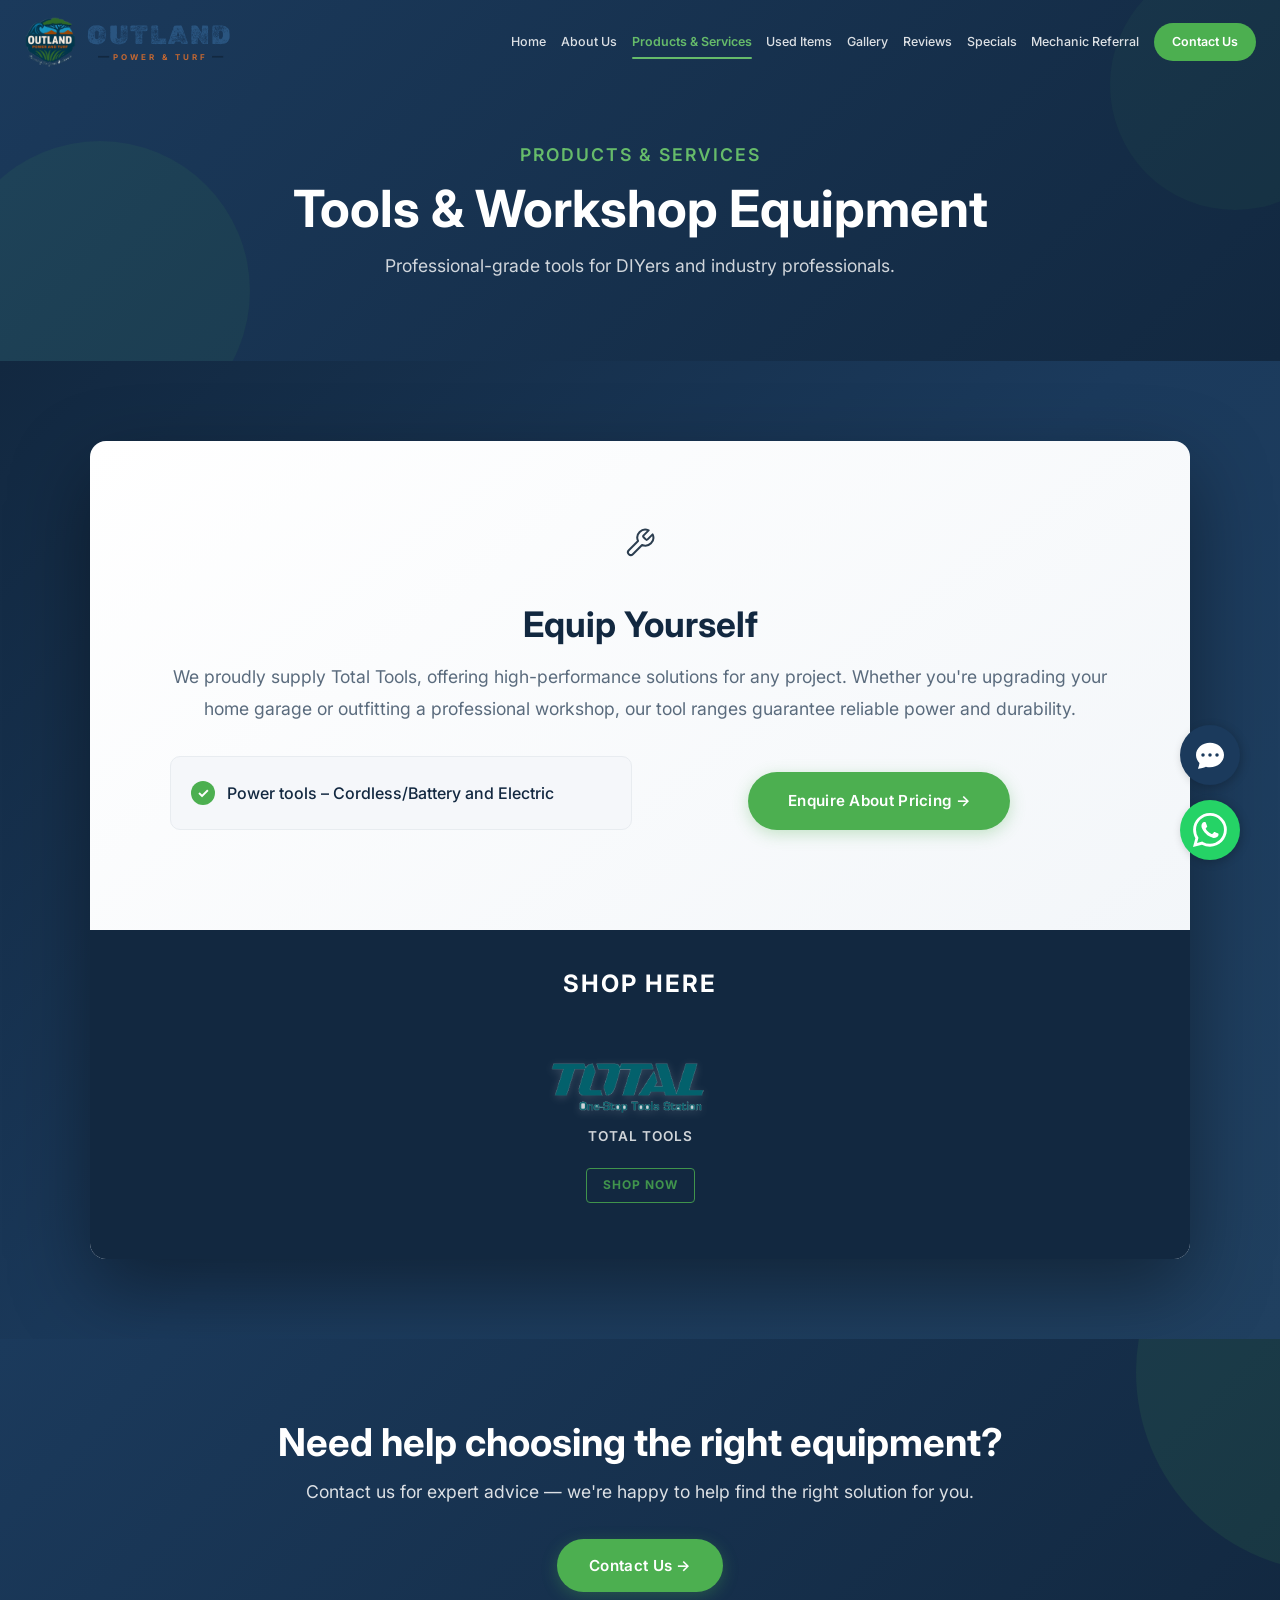
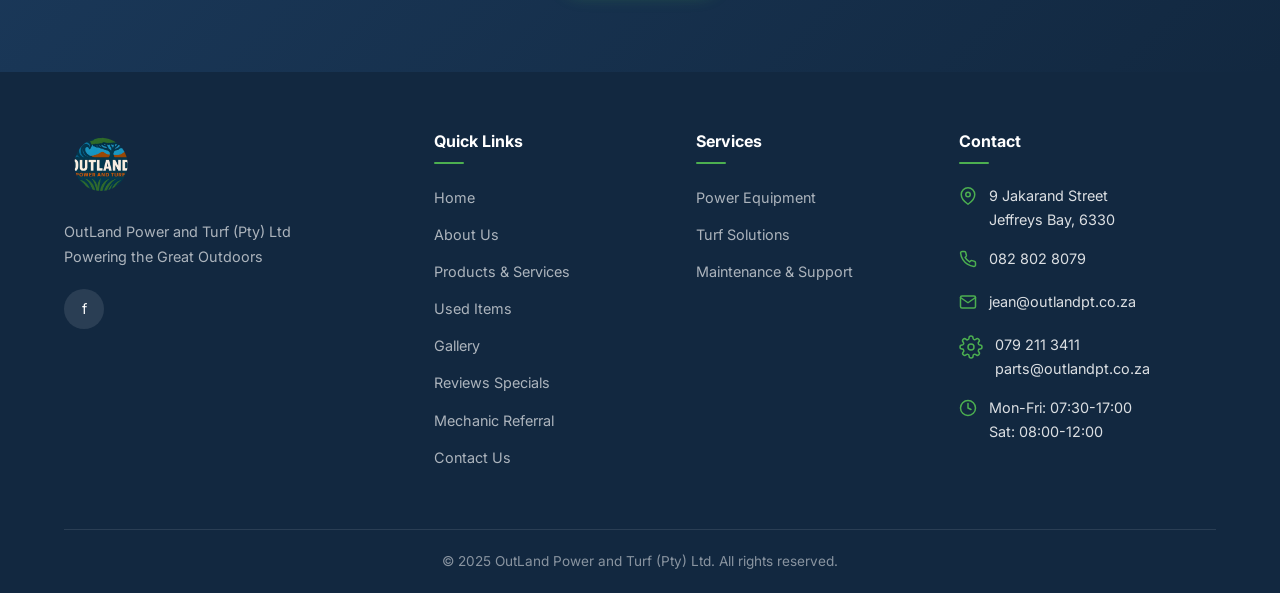
<file: tools.html>
<!DOCTYPE html>
<html lang="en">
<head>
  <meta charset="UTF-8">
  <meta name="viewport" content="width=device-width, initial-scale=1.0">
  <meta name="description" content="Tools & Workshop Equipment at OutLand Power and Turf.">
  <title>Tools & Workshop Equipment | OutLand Power and Turf</title>
  <link rel="preconnect" href="https://fonts.googleapis.com">
  <link rel="preconnect" href="https://fonts.gstatic.com" crossorigin>
  <link href="https://fonts.googleapis.com/css2?family=Inter:wght@300;400;500;600;700;800&family=Caveat:wght@600;700&display=swap" rel="stylesheet">
  <link rel="stylesheet" href="styles.css">
  <link rel="icon" href="images/logo.png" type="image/png">
</head>
<body>

  <!-- Navigation -->
  <nav class="navbar" id="navbar">
    <div class="nav-container">
      <a href="index.html" class="nav-logo">
        <img src="images/logo.png" alt="OutLand Power and Turf Logo">
        <div class="nav-logo-text">
          <div class="logo-outland">OUTLAND</div>
          <div class="logo-sub">
            <span class="logo-dash">—</span> POWER &amp; TURF <span class="logo-dash">—</span>
          </div>
        </div>
      </a>
      <div class="nav-links" id="nav-links">
        <a href="index.html">Home</a>
        <a href="about.html">About Us</a>
        <a href="products.html" class="active">Products &amp; Services</a>
        <a href="used-items.html">Used Items</a>
        <a href="gallery.html">Gallery</a>
        <a href="reviews.html">Reviews</a>
        <a href="specials.html">Specials</a>
        <a href="mechanic-referral.html">Mechanic Referral</a>
        <a href="contact.html" class="nav-cta">Contact Us</a>
      </div>
      <div class="hamburger" id="hamburger">
        <span></span>
        <span></span>
        <span></span>
      </div>
    </div>
  </nav>
  <div class="nav-overlay" id="nav-overlay"></div>

  <!-- Page Header -->
  <section class="page-header">
    <div class="container">
      <p class="section-subtitle">Products &amp; Services</p>
      <h1>Tools &amp; Workshop Equipment</h1>
      <p>Professional-grade tools for DIYers and industry professionals.</p>
    </div>
  </section>

  <!-- Premium Layout Section -->
  <section class="premium-gradient-section">
    <div class="container">
      <div class="unified-content-card fade-in">
        
        <div class="unified-card-top-grid">

          <!-- Text Side -->
          <div class="unified-card-text">
            <div class="detailed-icon">
              <svg width="32" height="32" viewBox="0 0 24 24" fill="none" stroke="currentColor" stroke-width="1.5" stroke-linecap="round" stroke-linejoin="round"><path d="M14.7 6.3a1 1 0 0 0 0 1.4l1.6 1.6a1 1 0 0 0 1.4 0l3.77-3.77a6 6 0 0 1-7.94 7.94l-6.91 6.91a2.12 2.12 0 0 1-3-3l6.91-6.91a6 6 0 0 1 7.94-7.94l-3.76 3.76z"></path></svg>
            </div>
            <h2>Equip Yourself</h2>
            <p>We proudly supply Total Tools, offering high-performance solutions for any project. Whether you're upgrading your home garage or outfitting a professional workshop, our tool ranges guarantee reliable power and durability.</p>
            <div class="feature-pills">


            <div class="feature-pill"><span class="feature-check">✓</span> Power tools – Cordless/Battery and Electric
            </div>
            <div class="service-overlap-cta" style="border-top: none; padding-top: 16px; text-align: center;">
              <a href="contact.html" class="btn btn-primary">Enquire About Pricing →</a>
            </div>
          </div>
        </div>

        <!-- Brands Overlay Strip -->
        <div class="brands-dark-strip" id="brands">
          <h3 class="shop-here-title">Shop Here</h3>
          <div class="brands-grid" style="gap: 20px;">


        <a href="https://totaltoolsonline.co.za/?gad_source=1&gad_campaignid=23780715076&gbraid=0AAAABDdbndjaM3ajn8o0pZav4e0J6uuhd&gclid=Cj0KCQjw_IXQBhCkARIsADqELbJdfUUSVOdrC7eyZ9twdL7-QbhxzaI8Y2oajh8TBp-s-kOV1YYsn54aAmc8EALw_wcB" target="_blank" rel="noopener noreferrer" class="brand-logo-link">
          <img src="images/total-tools-logo.png" alt="Total Tools" class="brand-logo-img">
          <span class="brand-name">Total Tools</span>
        </a>
                          </div>
        </div>

      </div>
    </div>
  </section>

  <!-- CTA -->
  <section class="cta-section">
    <div class="container">
      <div class="fade-in">
        <h2>Need help choosing the right equipment?</h2>
        <p>Contact us for expert advice — we're happy to help find the right solution for you.</p>
        <a href="contact.html" class="btn btn-orange">Contact Us →</a>
      </div>
    </div>
  </section>

  <!-- Footer -->
  <footer class="footer">
    <div class="container">
      <div class="footer-grid">
        <div class="footer-brand">
          <img src="images/logo.png" alt="OutLand Logo">
          <p>OutLand Power and Turf (Pty) Ltd<br>Powering the Great Outdoors</p>
          <div class="footer-social">
            <a href="https://www.facebook.com/people/OutLand/61581158473050/" target="_blank" rel="noopener" aria-label="Facebook">f</a>
          </div>
        </div>
        <div>
          <h4>Quick Links</h4>
          <ul class="footer-links">
            <li><a href="index.html">Home</a></li>
            <li><a href="about.html">About Us</a></li>
            <li><a href="products.html">Products &amp; Services</a></li>
            <li><a href="used-items.html">Used Items</a></li>
            <li><a href="gallery.html">Gallery</a></li>
            <li><a href="reviews.html">Reviews</a>
        <a href="specials.html">Specials</a></li>
            <li><a href="mechanic-referral.html">Mechanic Referral</a></li>
            <li><a href="contact.html">Contact Us</a></li>
          </ul>
        </div>
        <div>
          <h4>Services</h4>
          <ul class="footer-links">
            <li><a href="products.html">Power Equipment</a></li>
            <li><a href="products.html">Turf Solutions</a></li>
            <li><a href="products.html">Maintenance &amp; Support</a></li>
          </ul>
        </div>
        <div>
          <h4>Contact</h4>
          <div class="footer-contact-item">
            <span class="footer-contact-icon"><svg width="18" height="18" viewBox="0 0 24 24" fill="none" stroke="currentColor" stroke-width="2" stroke-linecap="round" stroke-linejoin="round"><path d="M21 10c0 7-9 13-9 13s-9-6-9-13a9 9 0 0 1 18 0z"></path><circle cx="12" cy="10" r="3"></circle></svg></span>
            <span>9 Jakarand Street<br>Jeffreys Bay, 6330</span>
          </div>
          <div class="footer-contact-item">
            <span class="footer-contact-icon"><svg width="18" height="18" viewBox="0 0 24 24" fill="none" stroke="currentColor" stroke-width="2" stroke-linecap="round" stroke-linejoin="round"><path d="M22 16.92v3a2 2 0 0 1-2.18 2 19.79 19.79 0 0 1-8.63-3.07 19.5 19.5 0 0 1-6-6 19.79 19.79 0 0 1-3.07-8.67A2 2 0 0 1 4.11 2h3a2 2 0 0 1 2 1.72 12.84 12.84 0 0 0 .7 2.81 2 2 0 0 1-.45 2.11L8.09 9.91a16 16 0 0 0 6 6l1.27-1.27a2 2 0 0 1 2.11-.45 12.84 12.84 0 0 0 2.81.7A2 2 0 0 1 22 16.92z"></path></svg></span>
            <a href="tel:0828028079">082 802 8079</a>
          </div>
          <div class="footer-contact-item">
            <span class="footer-contact-icon"><svg width="18" height="18" viewBox="0 0 24 24" fill="none" stroke="currentColor" stroke-width="2" stroke-linecap="round" stroke-linejoin="round"><path d="M4 4h16c1.1 0 2 .9 2 2v12c0 1.1-.9 2-2 2H4c-1.1 0-2-.9-2-2V6c0-1.1.9-2 2-2z"></path><polyline points="22,6 12,13 2,6"></polyline></svg></span>
            <a href="mailto:jean@outlandpt.co.za">jean@outlandpt.co.za</a>
          </div>
          <div class="footer-contact-item">
            <span class="footer-contact-icon"><svg width="24" height="24" viewBox="0 0 24 24" fill="none" stroke="currentColor" stroke-width="1.5" stroke-linecap="round" stroke-linejoin="round"><circle cx="12" cy="12" r="3"></circle><path d="M19.4 15a1.65 1.65 0 0 0 .33 1.82l.06.06a2 2 0 0 1-2.83 2.83l-.06-.06a1.65 1.65 0 0 0-1.82-.33 1.65 1.65 0 0 0-1 1.51V21a2 2 0 0 1-4 0v-.09A1.65 1.65 0 0 0 9 19.4a1.65 1.65 0 0 0-1.82.33l-.06.06a2 2 0 0 1-2.83-2.83l.06-.06A1.65 1.65 0 0 0 4.68 15a1.65 1.65 0 0 0-1.51-1H3a2 2 0 0 1 0-4h.09A1.65 1.65 0 0 0 4.6 9a1.65 1.65 0 0 0-.33-1.82l-.06-.06a2 2 0 0 1 2.83-2.83l.06.06A1.65 1.65 0 0 0 9 4.68a1.65 1.65 0 0 0 1-1.51V3a2 2 0 0 1 4 0v.09a1.65 1.65 0 0 0 1 1.51 1.65 1.65 0 0 0 1.82-.33l.06-.06a2 2 0 0 1 2.83 2.83l-.06.06A1.65 1.65 0 0 0 19.4 9a1.65 1.65 0 0 0 1.51 1H21a2 2 0 0 1 0 4h-.09a1.65 1.65 0 0 0-1.51 1z"></path></svg></span>
            <span>
              <a href="tel:0792113411">079 211 3411</a><br>
              <a href="mailto:parts@outlandpt.co.za">parts@outlandpt.co.za</a>
            </span>
          </div>
          <div class="footer-contact-item">
            <span class="footer-contact-icon"><svg width="18" height="18" viewBox="0 0 24 24" fill="none" stroke="currentColor" stroke-width="2" stroke-linecap="round" stroke-linejoin="round"><circle cx="12" cy="12" r="10"></circle><polyline points="12 6 12 12 16 14"></polyline></svg></span>
            <span>Mon-Fri: 07:30-17:00<br>Sat: 08:00-12:00</span>
          </div>
        </div>
      </div>
      <div class="footer-bottom">
        <p>&copy; 2025 OutLand Power and Turf (Pty) Ltd. All rights reserved.</p>
      </div>
    </div>
  </footer>

  <script src="main.js"></script>
</body>
</html>
</file>
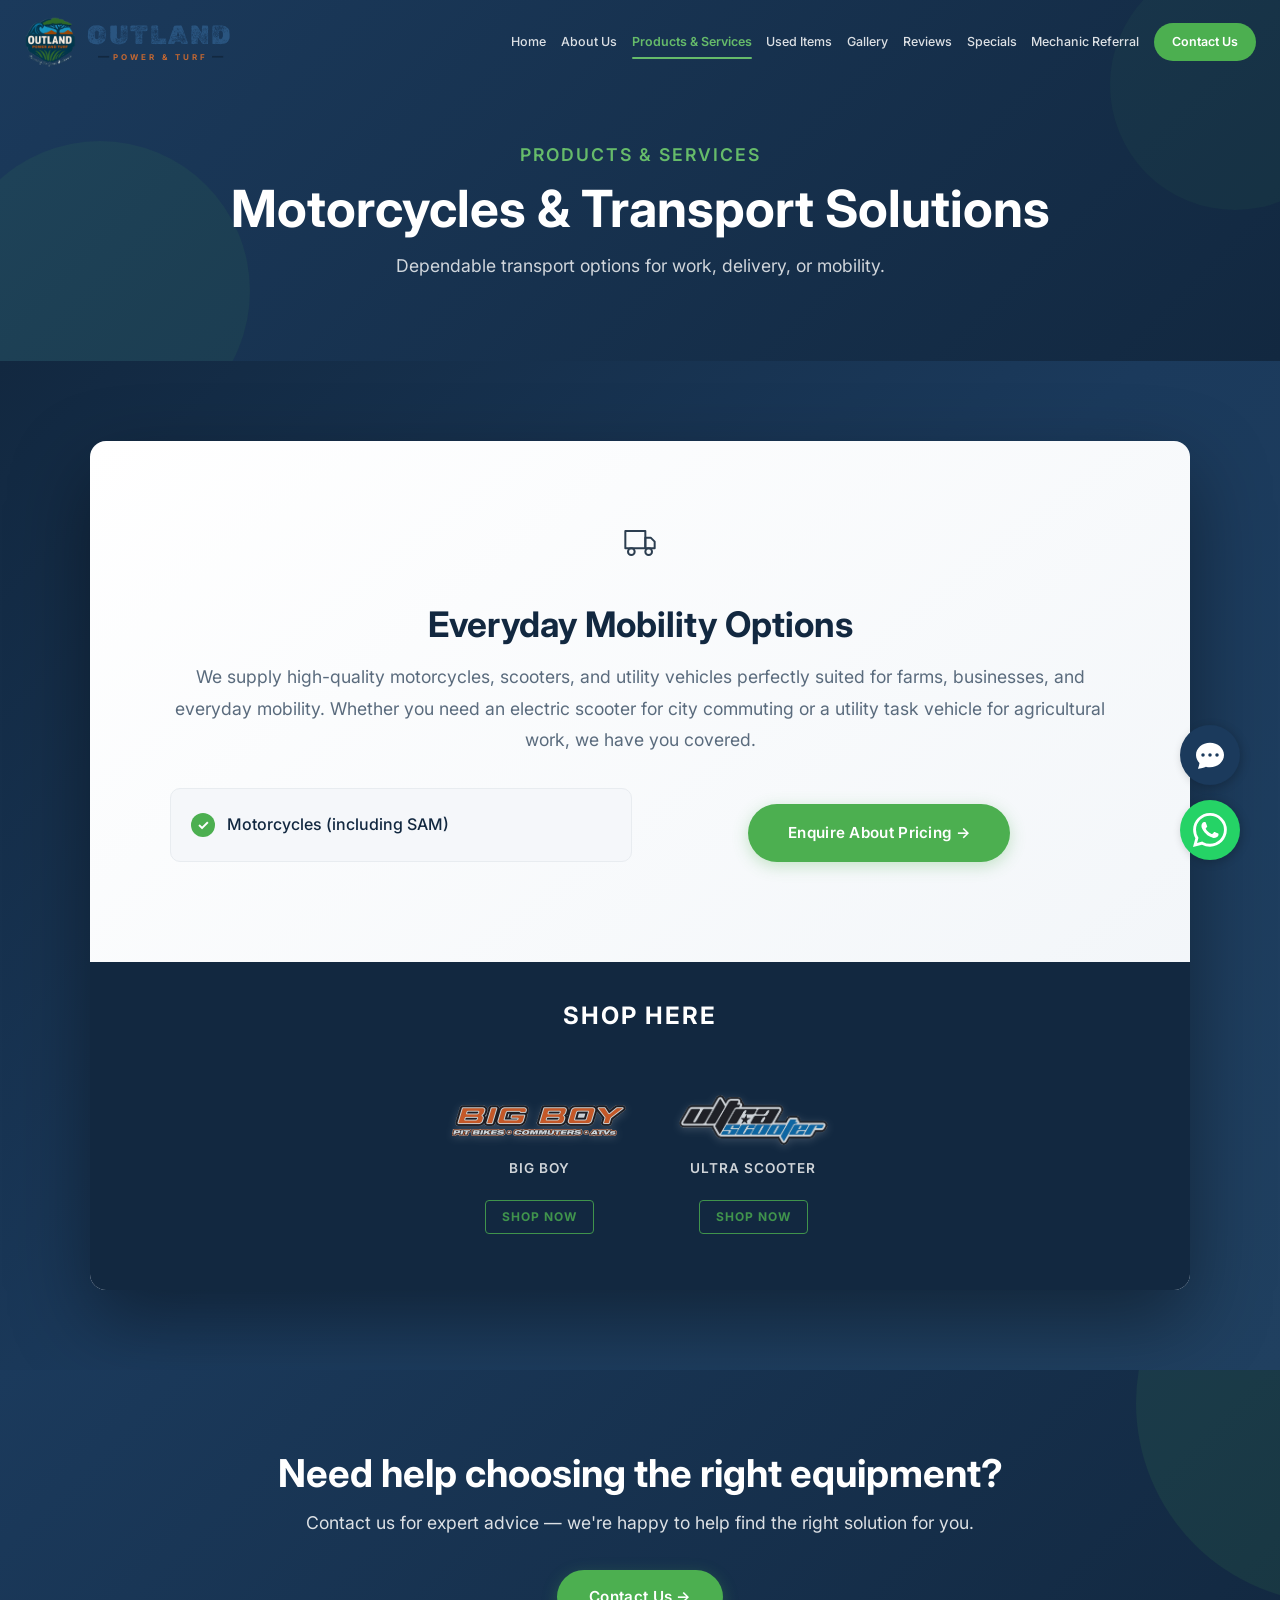
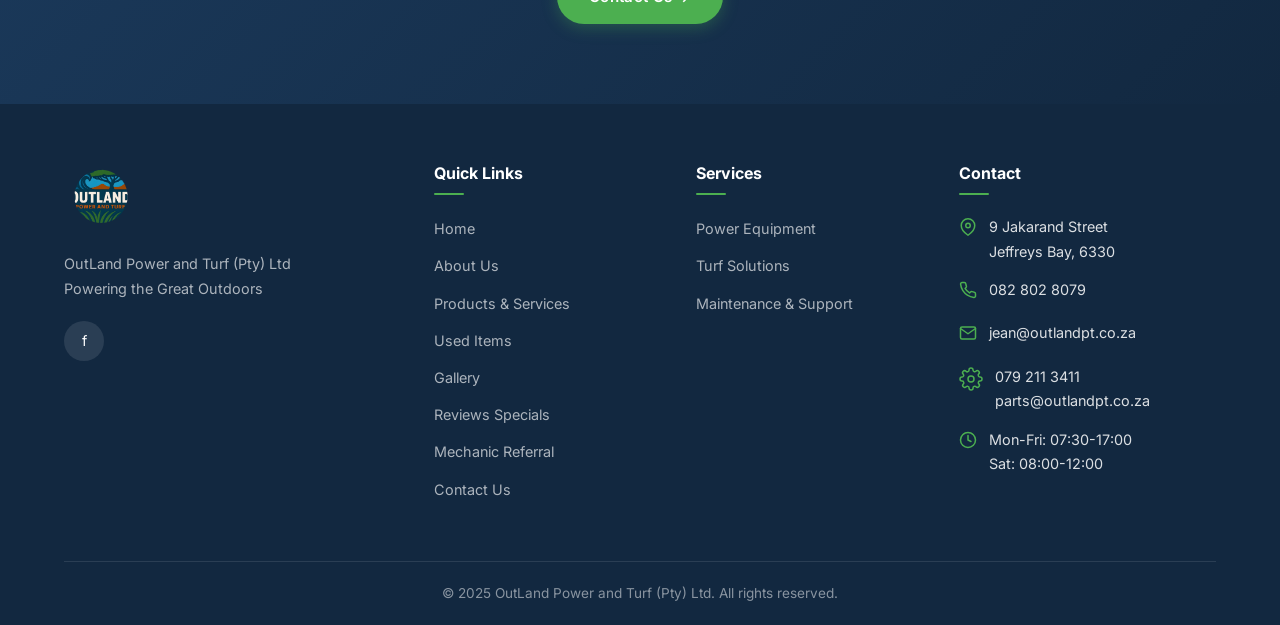
<file: transport.html>
<!DOCTYPE html>
<html lang="en">
<head>
  <meta charset="UTF-8">
  <meta name="viewport" content="width=device-width, initial-scale=1.0">
  <meta name="description" content="Motorcycles & Transport Solutions at OutLand Power and Turf.">
  <title>Motorcycles & Transport Solutions | OutLand Power and Turf</title>
  <link rel="preconnect" href="https://fonts.googleapis.com">
  <link rel="preconnect" href="https://fonts.gstatic.com" crossorigin>
  <link href="https://fonts.googleapis.com/css2?family=Inter:wght@300;400;500;600;700;800&family=Caveat:wght@600;700&display=swap" rel="stylesheet">
  <link rel="stylesheet" href="styles.css">
  <link rel="icon" href="images/logo.png" type="image/png">
</head>
<body>

  <!-- Navigation -->
  <nav class="navbar" id="navbar">
    <div class="nav-container">
      <a href="index.html" class="nav-logo">
        <img src="images/logo.png" alt="OutLand Power and Turf Logo">
        <div class="nav-logo-text">
          <div class="logo-outland">OUTLAND</div>
          <div class="logo-sub">
            <span class="logo-dash">—</span> POWER &amp; TURF <span class="logo-dash">—</span>
          </div>
        </div>
      </a>
      <div class="nav-links" id="nav-links">
        <a href="index.html">Home</a>
        <a href="about.html">About Us</a>
        <a href="products.html" class="active">Products &amp; Services</a>
        <a href="used-items.html">Used Items</a>
        <a href="gallery.html">Gallery</a>
        <a href="reviews.html">Reviews</a>
        <a href="specials.html">Specials</a>
        <a href="mechanic-referral.html">Mechanic Referral</a>
        <a href="contact.html" class="nav-cta">Contact Us</a>
      </div>
      <div class="hamburger" id="hamburger">
        <span></span>
        <span></span>
        <span></span>
      </div>
    </div>
  </nav>
  <div class="nav-overlay" id="nav-overlay"></div>

  <!-- Page Header -->
  <section class="page-header">
    <div class="container">
      <p class="section-subtitle">Products &amp; Services</p>
      <h1>Motorcycles &amp; Transport Solutions</h1>
      <p>Dependable transport options for work, delivery, or mobility.</p>
    </div>
  </section>

  <!-- Premium Layout Section -->
  <section class="premium-gradient-section">
    <div class="container">
      <div class="unified-content-card fade-in">
        
        <div class="unified-card-top-grid">

          <!-- Text Side -->
          <div class="unified-card-text">
            <div class="detailed-icon">
              <svg width="32" height="32" viewBox="0 0 24 24" fill="none" stroke="currentColor" stroke-width="1.5" stroke-linecap="round" stroke-linejoin="round"><rect x="1" y="3" width="15" height="13"></rect><polygon points="16 8 20 8 23 11 23 16 16 16 16 8"></polygon><circle cx="5.5" cy="18.5" r="2.5"></circle><circle cx="18.5" cy="18.5" r="2.5"></circle></svg>
            </div>
            <h2>Everyday Mobility Options</h2>
            <p>We supply high-quality motorcycles, scooters, and utility vehicles perfectly suited for farms, businesses, and everyday mobility. Whether you need an electric scooter for city commuting or a utility task vehicle for agricultural work, we have you covered.</p>
            <div class="feature-pills">


            <div class="feature-pill"><span class="feature-check">✓</span> Motorcycles (including SAM)
            </div>
            <div class="service-overlap-cta" style="border-top: none; padding-top: 16px; text-align: center;">
              <a href="contact.html" class="btn btn-primary">Enquire About Pricing →</a>
            </div>
          </div>
        </div>

        <!-- Brands Overlay Strip -->
        <div class="brands-dark-strip" id="brands">
          <h3 class="shop-here-title">Shop Here</h3>
          <div class="brands-grid" style="gap: 20px;">


        <a href="https://www.samotorcycles.co.za/commercial?gad_source=1&gad_campaignid=7704291830&gbraid=0AAAAACnItTV39l0O9LK68zWEVyNOzSXHL&gclid=Cj0KCQjwzqXQBhD2ARIsAKrIeU_2ohpMFGedCuWMk1kqtLIeWWKUDia_xumfeg8OmR7juFKhAfRSrewaApMgEALw_wcB" target="_blank" rel="noopener noreferrer" class="brand-logo-link">
          <img src="images/big-boy-logo.png" alt="Big Boy" class="brand-logo-img">
          <span class="brand-name">Big Boy</span>
        </a>
        <a href="https://ultrascooter.co.za/?utm_campaign=gs-2024-12-18&utm_source=google&utm_medium=pmax_shopping&gad_source=1&gad_campaignid=22043380042&gbraid=0AAAAAC1pr-OAD-LylExn8tOm9bddLuD77&gclid=CjwKCAjw8arQBhB9EiwAfIKdQuqNE7qW_1vkzO4BUZxQBglpRnuHutu17cnBiR7YTGDrejJ2BCQNxRoCedcQAvD_BwE" target="_blank" rel="noopener noreferrer" class="brand-logo-link">
          <img src="images/ultra-scooter-logo.png" alt="Ultra Scooter" class="brand-logo-img">
          <span class="brand-name">Ultra Scooter</span>
        </a>
                          </div>
        </div>

      </div>
    </div>
  </section>

  <!-- CTA -->
  <section class="cta-section">
    <div class="container">
      <div class="fade-in">
        <h2>Need help choosing the right equipment?</h2>
        <p>Contact us for expert advice — we're happy to help find the right solution for you.</p>
        <a href="contact.html" class="btn btn-orange">Contact Us →</a>
      </div>
    </div>
  </section>

  <!-- Footer -->
  <footer class="footer">
    <div class="container">
      <div class="footer-grid">
        <div class="footer-brand">
          <img src="images/logo.png" alt="OutLand Logo">
          <p>OutLand Power and Turf (Pty) Ltd<br>Powering the Great Outdoors</p>
          <div class="footer-social">
            <a href="https://www.facebook.com/people/OutLand/61581158473050/" target="_blank" rel="noopener" aria-label="Facebook">f</a>
          </div>
        </div>
        <div>
          <h4>Quick Links</h4>
          <ul class="footer-links">
            <li><a href="index.html">Home</a></li>
            <li><a href="about.html">About Us</a></li>
            <li><a href="products.html">Products &amp; Services</a></li>
            <li><a href="used-items.html">Used Items</a></li>
            <li><a href="gallery.html">Gallery</a></li>
            <li><a href="reviews.html">Reviews</a>
        <a href="specials.html">Specials</a></li>
            <li><a href="mechanic-referral.html">Mechanic Referral</a></li>
            <li><a href="contact.html">Contact Us</a></li>
          </ul>
        </div>
        <div>
          <h4>Services</h4>
          <ul class="footer-links">
            <li><a href="products.html">Power Equipment</a></li>
            <li><a href="products.html">Turf Solutions</a></li>
            <li><a href="products.html">Maintenance &amp; Support</a></li>
          </ul>
        </div>
        <div>
          <h4>Contact</h4>
          <div class="footer-contact-item">
            <span class="footer-contact-icon"><svg width="18" height="18" viewBox="0 0 24 24" fill="none" stroke="currentColor" stroke-width="2" stroke-linecap="round" stroke-linejoin="round"><path d="M21 10c0 7-9 13-9 13s-9-6-9-13a9 9 0 0 1 18 0z"></path><circle cx="12" cy="10" r="3"></circle></svg></span>
            <span>9 Jakarand Street<br>Jeffreys Bay, 6330</span>
          </div>
          <div class="footer-contact-item">
            <span class="footer-contact-icon"><svg width="18" height="18" viewBox="0 0 24 24" fill="none" stroke="currentColor" stroke-width="2" stroke-linecap="round" stroke-linejoin="round"><path d="M22 16.92v3a2 2 0 0 1-2.18 2 19.79 19.79 0 0 1-8.63-3.07 19.5 19.5 0 0 1-6-6 19.79 19.79 0 0 1-3.07-8.67A2 2 0 0 1 4.11 2h3a2 2 0 0 1 2 1.72 12.84 12.84 0 0 0 .7 2.81 2 2 0 0 1-.45 2.11L8.09 9.91a16 16 0 0 0 6 6l1.27-1.27a2 2 0 0 1 2.11-.45 12.84 12.84 0 0 0 2.81.7A2 2 0 0 1 22 16.92z"></path></svg></span>
            <a href="tel:0828028079">082 802 8079</a>
          </div>
          <div class="footer-contact-item">
            <span class="footer-contact-icon"><svg width="18" height="18" viewBox="0 0 24 24" fill="none" stroke="currentColor" stroke-width="2" stroke-linecap="round" stroke-linejoin="round"><path d="M4 4h16c1.1 0 2 .9 2 2v12c0 1.1-.9 2-2 2H4c-1.1 0-2-.9-2-2V6c0-1.1.9-2 2-2z"></path><polyline points="22,6 12,13 2,6"></polyline></svg></span>
            <a href="mailto:jean@outlandpt.co.za">jean@outlandpt.co.za</a>
          </div>
          <div class="footer-contact-item">
            <span class="footer-contact-icon"><svg width="24" height="24" viewBox="0 0 24 24" fill="none" stroke="currentColor" stroke-width="1.5" stroke-linecap="round" stroke-linejoin="round"><circle cx="12" cy="12" r="3"></circle><path d="M19.4 15a1.65 1.65 0 0 0 .33 1.82l.06.06a2 2 0 0 1-2.83 2.83l-.06-.06a1.65 1.65 0 0 0-1.82-.33 1.65 1.65 0 0 0-1 1.51V21a2 2 0 0 1-4 0v-.09A1.65 1.65 0 0 0 9 19.4a1.65 1.65 0 0 0-1.82.33l-.06.06a2 2 0 0 1-2.83-2.83l.06-.06A1.65 1.65 0 0 0 4.68 15a1.65 1.65 0 0 0-1.51-1H3a2 2 0 0 1 0-4h.09A1.65 1.65 0 0 0 4.6 9a1.65 1.65 0 0 0-.33-1.82l-.06-.06a2 2 0 0 1 2.83-2.83l.06.06A1.65 1.65 0 0 0 9 4.68a1.65 1.65 0 0 0 1-1.51V3a2 2 0 0 1 4 0v.09a1.65 1.65 0 0 0 1 1.51 1.65 1.65 0 0 0 1.82-.33l.06-.06a2 2 0 0 1 2.83 2.83l-.06.06A1.65 1.65 0 0 0 19.4 9a1.65 1.65 0 0 0 1.51 1H21a2 2 0 0 1 0 4h-.09a1.65 1.65 0 0 0-1.51 1z"></path></svg></span>
            <span>
              <a href="tel:0792113411">079 211 3411</a><br>
              <a href="mailto:parts@outlandpt.co.za">parts@outlandpt.co.za</a>
            </span>
          </div>
          <div class="footer-contact-item">
            <span class="footer-contact-icon"><svg width="18" height="18" viewBox="0 0 24 24" fill="none" stroke="currentColor" stroke-width="2" stroke-linecap="round" stroke-linejoin="round"><circle cx="12" cy="12" r="10"></circle><polyline points="12 6 12 12 16 14"></polyline></svg></span>
            <span>Mon-Fri: 07:30-17:00<br>Sat: 08:00-12:00</span>
          </div>
        </div>
      </div>
      <div class="footer-bottom">
        <p>&copy; 2025 OutLand Power and Turf (Pty) Ltd. All rights reserved.</p>
      </div>
    </div>
  </footer>

  <script src="main.js"></script>
</body>
</html>
</file>
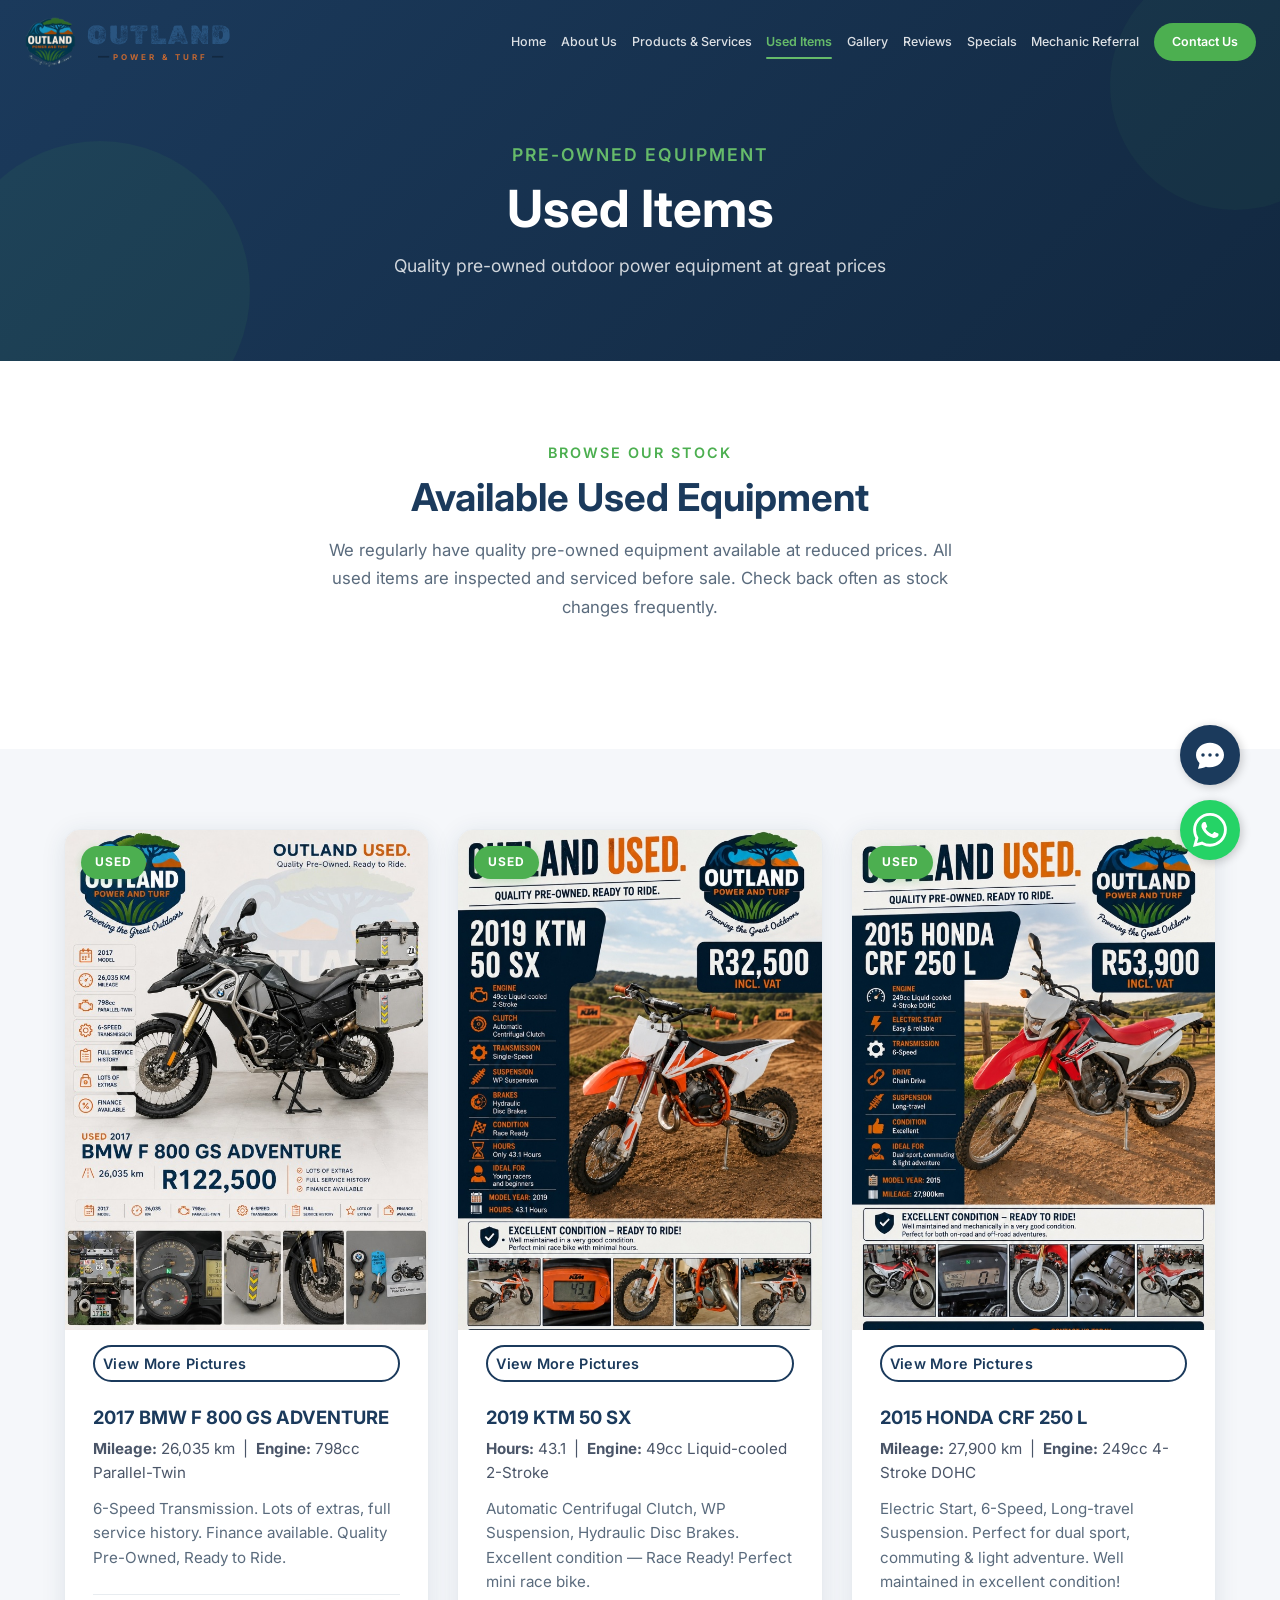
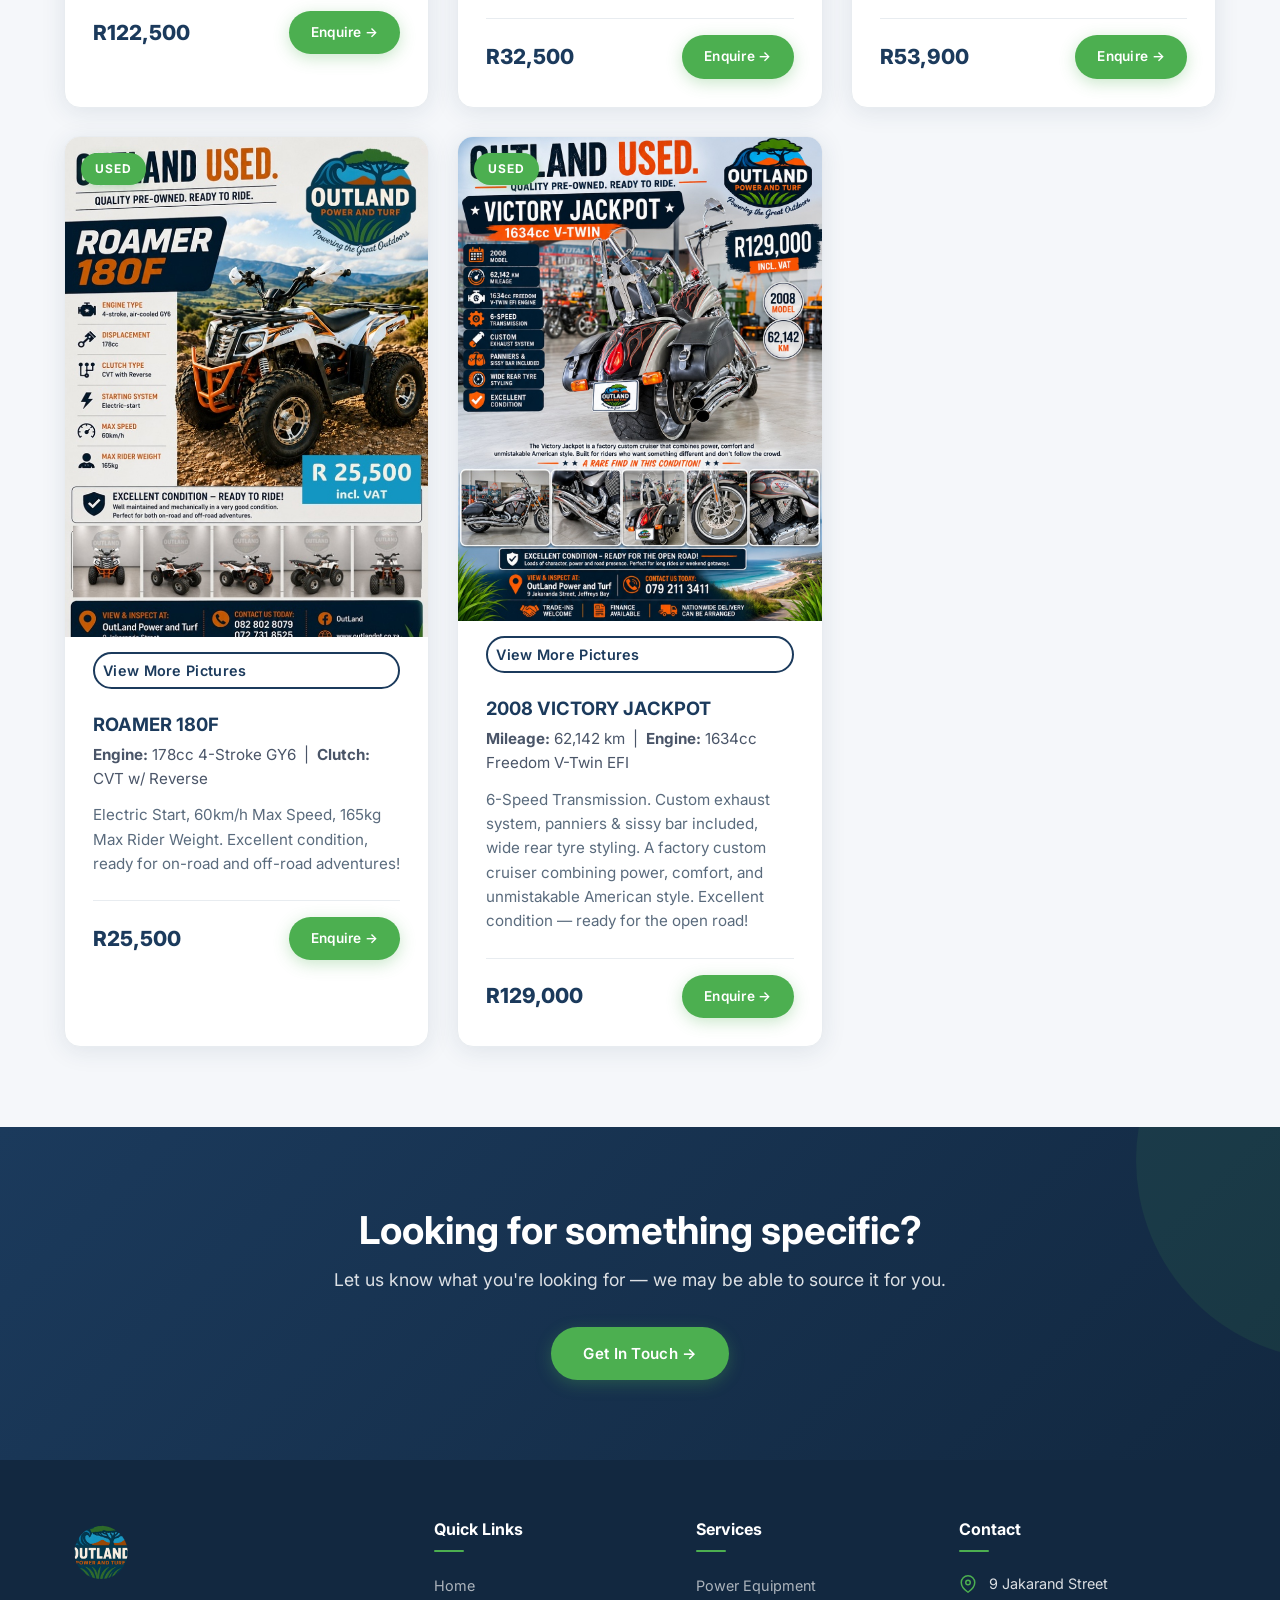
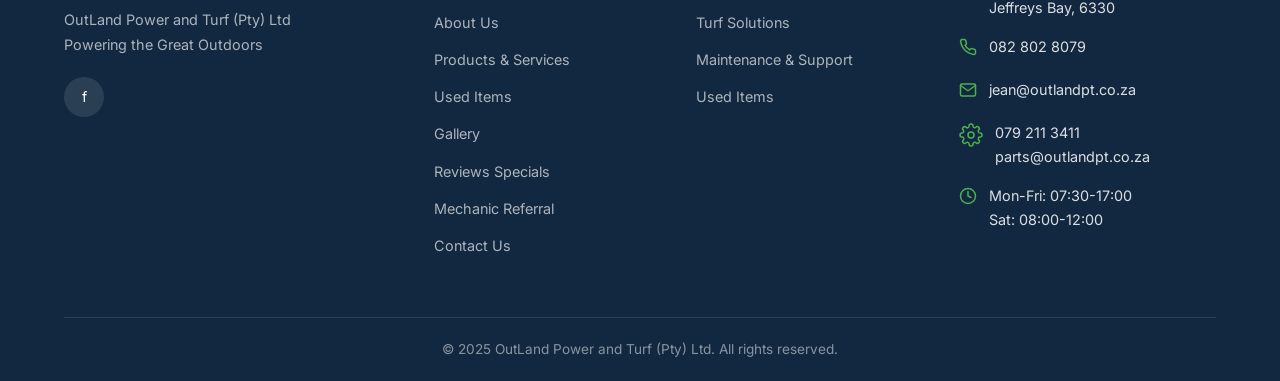
<file: used-items.html>
<!DOCTYPE html>
<html lang="en">
<head>
  <meta charset="UTF-8">
  <meta name="viewport" content="width=device-width, initial-scale=1.0">
  <meta name="description" content="Used items for sale at OutLand Power and Turf — Quality pre-owned outdoor power equipment at great prices in Jeffreys Bay.">
  <title>Used Items | OutLand Power and Turf</title>
  <link rel="preconnect" href="https://fonts.googleapis.com">
  <link rel="preconnect" href="https://fonts.gstatic.com" crossorigin>
  <link href="https://fonts.googleapis.com/css2?family=Inter:wght@300;400;500;600;700;800&family=Caveat:wght@600;700&display=swap" rel="stylesheet">
  <link rel="stylesheet" href="styles.css">
  <link rel="icon" href="images/logo.png" type="image/png">
</head>
<body>

  <!-- Navigation -->
  <nav class="navbar" id="navbar">
    <div class="nav-container">
      <a href="index.html" class="nav-logo">
        <img src="images/logo.png" alt="OutLand Power and Turf Logo">
        <div class="nav-logo-text">
          <div class="logo-outland">OUTLAND</div>
          <div class="logo-sub">
            <span class="logo-dash">—</span> POWER &amp; TURF <span class="logo-dash">—</span>
          </div>
        </div>
      </a>
      <div class="nav-links" id="nav-links">
        <a href="index.html">Home</a>
        <a href="about.html">About Us</a>
        <a href="products.html">Products &amp; Services</a>
        <a href="used-items.html" class="active">Used Items</a>
        <a href="gallery.html">Gallery</a>
        <a href="reviews.html">Reviews</a>
        <a href="specials.html">Specials</a>
        <a href="mechanic-referral.html">Mechanic Referral</a>
        <a href="contact.html" class="nav-cta">Contact Us</a>
      </div>
      <div class="hamburger" id="hamburger">
        <span></span>
        <span></span>
        <span></span>
      </div>
    </div>
  </nav>
  <div class="nav-overlay" id="nav-overlay"></div>

  <!-- Page Header -->
  <section class="page-header">
    <div class="container">
      <p class="section-subtitle">Pre-Owned Equipment</p>
      <h1>Used Items</h1>
      <p>Quality pre-owned outdoor power equipment at great prices</p>
    </div>
  </section>

  <!-- Used Items Introduction -->
  <section class="section">
    <div class="container text-center">
      <p class="section-subtitle">Browse Our Stock</p>
      <h2 class="section-title">Available Used Equipment</h2>
      <p class="section-desc">We regularly have quality pre-owned equipment available at reduced prices. All used items are inspected and serviced before sale. Check back often as stock changes frequently.</p>
    </div>
  </section>

  <!-- Used Items Grid -->
  <section class="section section-alt">
    <div class="container">
      <div class="used-items-grid fade-in">

        <!-- Used Item -->
        <div class="used-item-card">
          <div class="used-item-badge">Used</div>
          <div class="used-item-img" style="height: auto; max-height: 500px;">
            <img src="images/used_bmw_f800gs.jpg" alt="2017 BMW F 800 GS ADVENTURE" style="object-fit: contain; object-position: top; background: #f0f2f5; height: 100%; cursor: pointer;" onclick="var g = document.getElementById('bmw-gallery'); if(g.style.display==='none'){g.style.display='grid'}else{g.style.display='none'}">
          </div>
          <div style="padding: 15px 28px 0; text-align: center;">
            <button onclick="var g = document.getElementById('bmw-gallery'); if(g.style.display==='none'){g.style.display='grid'; this.innerText='Hide Pictures'}else{g.style.display='none'; this.innerText='View More Pictures'}" class="btn btn-outline" style="width: 100%; padding: 8px; font-size: 0.9rem;">View More Pictures</button>
          </div>
          <div id="bmw-gallery" style="display: none; padding: 15px 28px 20px; grid-template-columns: 1fr 1fr; gap: 15px;">
            <div class="gallery-item" style="border-radius: 6px; box-shadow: none;">
              <img src="images/bmw_back.png" alt="BMW Back">
            </div>
            <div class="gallery-item" style="border-radius: 6px; box-shadow: none;">
              <img src="images/bmw_side.jpg" alt="BMW Side">
            </div>
            <div class="gallery-item" style="border-radius: 6px; box-shadow: none;">
              <img src="images/bmw_keys.png" alt="BMW Keys">
            </div>
            <div class="gallery-item" style="border-radius: 6px; box-shadow: none;">
              <img src="images/bmw_dash.png" alt="BMW Dash">
            </div>
          </div>
          <div class="used-item-body">
            <h3>2017 BMW F 800 GS ADVENTURE</h3>
            <p class="used-item-condition" style="color: #4a5568; margin-bottom: 12px;"><strong>Mileage:</strong> 26,035 km &nbsp;|&nbsp; <strong>Engine:</strong> 798cc Parallel-Twin</p>
            <p style="margin-bottom: 24px;">6-Speed Transmission. Lots of extras, full service history. Finance available. Quality Pre-Owned, Ready to Ride.</p>
            <div class="used-item-footer">
              <span class="used-item-price">R122,500</span>
              <a href="contact.html" class="btn btn-primary btn-sm">Enquire →</a>
            </div>
          </div>
        </div>

        <!-- Used Item - KTM -->
        <div class="used-item-card">
          <div class="used-item-badge">Used</div>
          <div class="used-item-img" style="height: auto; max-height: 500px;">
            <img src="images/used_ktm_50sx.jpg" alt="2019 KTM 50 SX" style="object-fit: contain; object-position: top; background: #f0f2f5; height: 100%; cursor: pointer;" onclick="var g = document.getElementById('ktm-gallery'); if(g.style.display==='none'){g.style.display='grid'}else{g.style.display='none'}">
          </div>
          <div style="padding: 15px 28px 0; text-align: center;">
            <button onclick="var g = document.getElementById('ktm-gallery'); if(g.style.display==='none'){g.style.display='grid'; this.innerText='Hide Pictures'}else{g.style.display='none'; this.innerText='View More Pictures'}" class="btn btn-outline" style="width: 100%; padding: 8px; font-size: 0.9rem;">View More Pictures</button>
          </div>
          <div id="ktm-gallery" style="display: none; padding: 15px 28px 20px; grid-template-columns: 1fr 1fr; gap: 15px;">
            <div class="gallery-item" style="border-radius: 6px; box-shadow: none;">
              <img src="images/ktm_back.png" alt="KTM Back">
            </div>
            <div class="gallery-item" style="border-radius: 6px; box-shadow: none;">
              <img src="images/ktm_side.png" alt="KTM Side">
            </div>
            <div class="gallery-item" style="border-radius: 6px; box-shadow: none;">
              <img src="images/ktm_dash.png" alt="KTM Dash">
            </div>
            <div class="gallery-item" style="border-radius: 6px; box-shadow: none;">
              <img src="images/ktm_front.png" alt="KTM Front">
            </div>
          </div>
          <div class="used-item-body">
            <h3>2019 KTM 50 SX</h3>
            <p class="used-item-condition" style="color: #4a5568; margin-bottom: 12px;"><strong>Hours:</strong> 43.1 &nbsp;|&nbsp; <strong>Engine:</strong> 49cc Liquid-cooled 2-Stroke</p>
            <p style="margin-bottom: 24px;">Automatic Centrifugal Clutch, WP Suspension, Hydraulic Disc Brakes. Excellent condition — Race Ready! Perfect mini race bike.</p>
            <div class="used-item-footer">
              <span class="used-item-price">R32,500</span>
              <a href="contact.html" class="btn btn-primary btn-sm">Enquire →</a>
            </div>
          </div>
        </div>

        <!-- Used Item - Honda -->
        <div class="used-item-card">
          <div class="used-item-badge">Used</div>
          <div class="used-item-img" style="height: auto; max-height: 500px;">
            <img src="images/used_honda_crf250l.jpg" alt="2015 HONDA CRF 250 L" style="object-fit: contain; object-position: top; background: #f0f2f5; height: 100%; cursor: pointer;" onclick="var g = document.getElementById('honda-gallery'); if(g.style.display==='none'){g.style.display='grid'}else{g.style.display='none'}">
          </div>
          <div style="padding: 15px 28px 0; text-align: center;">
            <button onclick="var g = document.getElementById('honda-gallery'); if(g.style.display==='none'){g.style.display='grid'; this.innerText='Hide Pictures'}else{g.style.display='none'; this.innerText='View More Pictures'}" class="btn btn-outline" style="width: 100%; padding: 8px; font-size: 0.9rem;">View More Pictures</button>
          </div>
          <div id="honda-gallery" style="display: none; padding: 15px 28px 20px; grid-template-columns: 1fr 1fr; gap: 15px;">
            <div class="gallery-item" style="border-radius: 6px; box-shadow: none;">
              <img src="images/honda_front.jpg" alt="Honda Front">
            </div>
            <div class="gallery-item" style="border-radius: 6px; box-shadow: none;">
              <img src="images/honda_side.jpg" alt="Honda Side">
            </div>
            <div class="gallery-item" style="border-radius: 6px; box-shadow: none;">
              <img src="images/honda_dash.png" alt="Honda Dash">
            </div>
            <div class="gallery-item" style="border-radius: 6px; box-shadow: none;">
              <img src="images/honda_engine_1.png" alt="Honda Engine Left">
            </div>
            <div class="gallery-item" style="border-radius: 6px; box-shadow: none;">
              <img src="images/honda_engine_2.png" alt="Honda Engine Right">
            </div>
            <div class="gallery-item" style="border-radius: 6px; box-shadow: none;">
              <img src="images/honda_wheel.png" alt="Honda Front Wheel">
            </div>
            <div class="gallery-item" style="border-radius: 6px; box-shadow: none; grid-column: span 2;">
              <img src="images/honda_rear_wheel.png" alt="Honda Rear Wheel">
            </div>
          </div>
          <div class="used-item-body">
            <h3>2015 HONDA CRF 250 L</h3>
            <p class="used-item-condition" style="color: #4a5568; margin-bottom: 12px;"><strong>Mileage:</strong> 27,900 km &nbsp;|&nbsp; <strong>Engine:</strong> 249cc 4-Stroke DOHC</p>
            <p style="margin-bottom: 24px;">Electric Start, 6-Speed, Long-travel Suspension. Perfect for dual sport, commuting & light adventure. Well maintained in excellent condition!</p>
            <div class="used-item-footer">
              <span class="used-item-price">R53,900</span>
              <a href="contact.html" class="btn btn-primary btn-sm">Enquire →</a>
            </div>
          </div>
        </div>

        <!-- Used Item - Roamer -->
        <div class="used-item-card">
          <div class="used-item-badge">Used</div>
          <div class="used-item-img" style="height: auto; max-height: 500px;">
            <img src="images/used_roamer_180f.jpg" alt="ROAMER 180F" style="object-fit: contain; object-position: top; background: #f0f2f5; height: 100%; cursor: pointer;" onclick="var g = document.getElementById('roamer-gallery'); if(g.style.display==='none'){g.style.display='grid'}else{g.style.display='none'}">
          </div>
          <div style="padding: 15px 28px 0; text-align: center;">
            <button onclick="var g = document.getElementById('roamer-gallery'); if(g.style.display==='none'){g.style.display='grid'; this.innerText='Hide Pictures'}else{g.style.display='none'; this.innerText='View More Pictures'}" class="btn btn-outline" style="width: 100%; padding: 8px; font-size: 0.9rem;">View More Pictures</button>
          </div>
          <div id="roamer-gallery" style="display: none; padding: 15px 28px 20px; grid-template-columns: 1fr 1fr; gap: 15px;">
            <div class="gallery-item" style="border-radius: 6px; box-shadow: none;">
              <img src="images/roamer_side_left.jpg" alt="Roamer Side Left">
            </div>
            <div class="gallery-item" style="border-radius: 6px; box-shadow: none;">
              <img src="images/roamer_side_right.jpg" alt="Roamer Side Right">
            </div>
            <div class="gallery-item" style="border-radius: 6px; box-shadow: none;">
              <img src="images/roamer_front_side.jpg" alt="Roamer Front Side">
            </div>
            <div class="gallery-item" style="border-radius: 6px; box-shadow: none;">
              <img src="images/roamer_front.jpg" alt="Roamer Front">
            </div>
          </div>
          <div class="used-item-body">
            <h3>ROAMER 180F</h3>
            <p class="used-item-condition" style="color: #4a5568; margin-bottom: 12px;"><strong>Engine:</strong> 178cc 4-Stroke GY6 &nbsp;|&nbsp; <strong>Clutch:</strong> CVT w/ Reverse</p>
            <p style="margin-bottom: 24px;">Electric Start, 60km/h Max Speed, 165kg Max Rider Weight. Excellent condition, ready for on-road and off-road adventures!</p>
            <div class="used-item-footer">
              <span class="used-item-price">R25,500</span>
              <a href="contact.html" class="btn btn-primary btn-sm">Enquire →</a>
            </div>
          </div>
        </div>

		<!-- Used Item - Victory -->
        <div class="used-item-card">
          <div class="used-item-badge">Used</div>
          <div class="used-item-img" style="height: auto; max-height: 500px;">
            <img src="images/victory_primary.jpeg" alt="2008 VICTORY JACKPOT" style="object-fit: contain; object-position: top; background: #f0f2f5; height: 100%; cursor: pointer;" onclick="var g = document.getElementById('victory-gallery'); if(g.style.display==='none'){g.style.display='grid'}else{g.style.display='none'}">
          </div>
          <div style="padding: 15px 28px 0; text-align: center;">
            <button onclick="var g = document.getElementById('victory-gallery'); if(g.style.display==='none'){g.style.display='grid'; this.innerText='Hide Pictures'}else{g.style.display='none'; this.innerText='View More Pictures'}" class="btn btn-outline" style="width: 100%; padding: 8px; font-size: 0.9rem;">View More Pictures</button>
          </div>
          <div id="victory-gallery" style="display: none; padding: 15px 28px 20px; grid-template-columns: 1fr 1fr; gap: 15px;">
            <div class="gallery-item" style="border-radius: 6px; box-shadow: none;">
              <img src="images/victory_engine.jpeg" alt="Victory Engine Close-Up">
            </div>
            <div class="gallery-item" style="border-radius: 6px; box-shadow: none;">
              <img src="images/victory_rear.jpeg" alt="Victory Rear View">
            </div>
            <div class="gallery-item" style="border-radius: 6px; box-shadow: none;">
              <img src="images/victory_exhaust.jpeg" alt="Victory Exhaust View">
            </div>
            <div class="gallery-item" style="border-radius: 6px; box-shadow: none;">
              <img src="images/victory_odo.jpeg" alt="Victory Odometer">
            </div>
            <div class="gallery-item" style="border-radius: 6px; box-shadow: none;">
              <img src="images/victory_side1.jpeg" alt="Victory Side View 1">
            </div>
            <div class="gallery-item" style="border-radius: 6px; box-shadow: none;">
              <img src="images/victory_side2.jpeg" alt="Victory Side View 2">
            </div>
            <div class="gallery-item" style="border-radius: 6px; box-shadow: none; grid-column: span 2;">
              <video width="100%" controls style="border-radius: 6px;">
                <source src="images/victory_video.mp4" type="video/mp4">
                Your browser does not support the video tag.
              </video>
            </div>
          </div>
          <div class="used-item-body">
            <h3>2008 VICTORY JACKPOT</h3>
            <p class="used-item-condition" style="color: #4a5568; margin-bottom: 12px;"><strong>Mileage:</strong> 62,142 km &nbsp;|&nbsp; <strong>Engine:</strong> 1634cc Freedom V-Twin EFI</p>
            <p style="margin-bottom: 24px;">6-Speed Transmission. Custom exhaust system, panniers & sissy bar included, wide rear tyre styling. A factory custom cruiser combining power, comfort, and unmistakable American style. Excellent condition — ready for the open road!</p>
            <div class="used-item-footer">
              <span class="used-item-price">R129,000</span>
              <a href="contact.html" class="btn btn-primary btn-sm">Enquire →</a>
            </div>
          </div>
        </div>

        <!--
          ITEM TEMPLATE — Copy this block to add a used item:

          <div class="used-item-card">
            <div class="used-item-badge">Used</div>
            <div class="used-item-img">
              <img src="images/guy-working-machine.jpg" alt="Item Name">
            </div>
            <div class="used-item-body">
              <h3>Item Name</h3>
              <p class="used-item-condition"><strong>Condition:</strong> Good / Fair / Excellent</p>
              <p>Brief description of the item, its condition, and any relevant details.</p>
              <div class="used-item-footer">
                <span class="used-item-price">R X,XXX</span>
                <a href="contact.html" class="btn btn-primary btn-sm">Enquire →</a>
              </div>
            </div>
          </div>
        -->

      </div>
    </div>
  </section>

  <!-- CTA -->
  <section class="cta-section">
    <div class="container">
      <div class="fade-in">
        <h2>Looking for something specific?</h2>
        <p>Let us know what you're looking for — we may be able to source it for you.</p>
        <a href="contact.html" class="btn btn-orange">Get In Touch →</a>
      </div>
    </div>
  </section>

  <!-- Footer -->
  <footer class="footer">
    <div class="container">
      <div class="footer-grid">
        <div class="footer-brand">
          <img src="images/logo.png" alt="OutLand Logo">
          <p>OutLand Power and Turf (Pty) Ltd<br>Powering the Great Outdoors</p>
          <div class="footer-social">
            <a href="https://www.facebook.com/people/OutLand/61581158473050/" target="_blank" rel="noopener" aria-label="Facebook">f</a>
          </div>
        </div>
        <div>
          <h4>Quick Links</h4>
          <ul class="footer-links">
            <li><a href="index.html">Home</a></li>
            <li><a href="about.html">About Us</a></li>
            <li><a href="products.html">Products &amp; Services</a></li>
            <li><a href="used-items.html">Used Items</a></li>
            <li><a href="gallery.html">Gallery</a></li>
            <li><a href="reviews.html">Reviews</a>
        <a href="specials.html">Specials</a></li>
            <li><a href="mechanic-referral.html">Mechanic Referral</a></li>
            <li><a href="contact.html">Contact Us</a></li>
          </ul>
        </div>
        <div>
          <h4>Services</h4>
          <ul class="footer-links">
            <li><a href="products.html">Power Equipment</a></li>
            <li><a href="products.html">Turf Solutions</a></li>
            <li><a href="products.html">Maintenance &amp; Support</a></li>
            <li><a href="used-items.html">Used Items</a></li>
          </ul>
        </div>
        <div>
          <h4>Contact</h4>
          <div class="footer-contact-item">
            <span class="footer-contact-icon"><svg width="18" height="18" viewBox="0 0 24 24" fill="none" stroke="currentColor" stroke-width="2" stroke-linecap="round" stroke-linejoin="round"><path d="M21 10c0 7-9 13-9 13s-9-6-9-13a9 9 0 0 1 18 0z"></path><circle cx="12" cy="10" r="3"></circle></svg></span>
            <span>9 Jakarand Street<br>Jeffreys Bay, 6330</span>
          </div>
          <div class="footer-contact-item">
            <span class="footer-contact-icon"><svg width="18" height="18" viewBox="0 0 24 24" fill="none" stroke="currentColor" stroke-width="2" stroke-linecap="round" stroke-linejoin="round"><path d="M22 16.92v3a2 2 0 0 1-2.18 2 19.79 19.79 0 0 1-8.63-3.07 19.5 19.5 0 0 1-6-6 19.79 19.79 0 0 1-3.07-8.67A2 2 0 0 1 4.11 2h3a2 2 0 0 1 2 1.72 12.84 12.84 0 0 0 .7 2.81 2 2 0 0 1-.45 2.11L8.09 9.91a16 16 0 0 0 6 6l1.27-1.27a2 2 0 0 1 2.11-.45 12.84 12.84 0 0 0 2.81.7A2 2 0 0 1 22 16.92z"></path></svg></span>
            <a href="tel:0828028079">082 802 8079</a>
          </div>
          <div class="footer-contact-item">
            <span class="footer-contact-icon"><svg width="18" height="18" viewBox="0 0 24 24" fill="none" stroke="currentColor" stroke-width="2" stroke-linecap="round" stroke-linejoin="round"><path d="M4 4h16c1.1 0 2 .9 2 2v12c0 1.1-.9 2-2 2H4c-1.1 0-2-.9-2-2V6c0-1.1.9-2 2-2z"></path><polyline points="22,6 12,13 2,6"></polyline></svg></span>
            <a href="mailto:jean@outlandpt.co.za">jean@outlandpt.co.za</a>
          </div>
          <div class="footer-contact-item">
            <span class="footer-contact-icon"><svg width="24" height="24" viewBox="0 0 24 24" fill="none" stroke="currentColor" stroke-width="1.5" stroke-linecap="round" stroke-linejoin="round"><circle cx="12" cy="12" r="3"></circle><path d="M19.4 15a1.65 1.65 0 0 0 .33 1.82l.06.06a2 2 0 0 1-2.83 2.83l-.06-.06a1.65 1.65 0 0 0-1.82-.33 1.65 1.65 0 0 0-1 1.51V21a2 2 0 0 1-4 0v-.09A1.65 1.65 0 0 0 9 19.4a1.65 1.65 0 0 0-1.82.33l-.06.06a2 2 0 0 1-2.83-2.83l.06-.06A1.65 1.65 0 0 0 4.68 15a1.65 1.65 0 0 0-1.51-1H3a2 2 0 0 1 0-4h.09A1.65 1.65 0 0 0 4.6 9a1.65 1.65 0 0 0-.33-1.82l-.06-.06a2 2 0 0 1 2.83-2.83l.06.06A1.65 1.65 0 0 0 9 4.68a1.65 1.65 0 0 0 1-1.51V3a2 2 0 0 1 4 0v.09a1.65 1.65 0 0 0 1 1.51 1.65 1.65 0 0 0 1.82-.33l.06-.06a2 2 0 0 1 2.83 2.83l-.06.06A1.65 1.65 0 0 0 19.4 9a1.65 1.65 0 0 0 1.51 1H21a2 2 0 0 1 0 4h-.09a1.65 1.65 0 0 0-1.51 1z"></path></svg></span>
            <span>
              <a href="tel:0792113411">079 211 3411</a><br>
              <a href="mailto:parts@outlandpt.co.za">parts@outlandpt.co.za</a>
            </span>
          </div>
          <div class="footer-contact-item">
            <span class="footer-contact-icon"><svg width="18" height="18" viewBox="0 0 24 24" fill="none" stroke="currentColor" stroke-width="2" stroke-linecap="round" stroke-linejoin="round"><circle cx="12" cy="12" r="10"></circle><polyline points="12 6 12 12 16 14"></polyline></svg></span>
            <span>Mon-Fri: 07:30-17:00<br>Sat: 08:00-12:00</span>
          </div>
        </div>
      </div>
      <div class="footer-bottom">
        <p>&copy; 2025 OutLand Power and Turf (Pty) Ltd. All rights reserved.</p>
      </div>
    </div>
  </footer>

  <!-- Lightbox -->
  <div class="lightbox" id="lightbox">
    <span class="lightbox-close">&times;</span>
    <span class="lightbox-nav lightbox-prev">&#8249;</span>
    <span class="lightbox-nav lightbox-next">&#8250;</span>
    <img src="images/used_bmw_f800gs.jpg" alt="Gallery Image">
  </div>

  <script src="main.js"></script>
</body>
</html>
</file>
<file: styles.css>
/* ========================================
   OutLand Power and Turf — Design System
   ======================================== */

/* Google Fonts */
@import url('https://fonts.googleapis.com/css2?family=Inter:wght@300;400;500;600;700;800&family=Rubik+Dirt&display=swap');

/* ---- CSS Variables ---- */
:root {
  --blue: #1B3A5C;
  --blue-dark: #122840;
  --blue-light: #2A5580;
  --green: #4CAF50;
  --green-dark: #3D8B40;
  --green-light: #66BB6A;
  --orange: #4CAF50; /* Changed to green per request */
  --orange-light: #66BB6A; /* Changed to green per request */
  --white: #FFFFFF;
  --off-white: #F5F7FA;
  --light-grey: #E8ECF0;
  --grey: #7A8A9A;
  --dark: #1A1A2E;
  --text: #2C3E50;
  --text-light: #5A6B7D;
  --shadow: 0 4px 24px rgba(27, 58, 92, 0.10);
  --shadow-lg: 0 12px 40px rgba(27, 58, 92, 0.15);
  --radius: 16px;
  --radius-sm: 10px;
  --radius-pill: 50px;
  --transition: all 0.3s cubic-bezier(0.4, 0, 0.2, 1);
  --max-width: 1200px;
}

/* ---- Reset & Base ---- */
*, *::before, *::after {
  margin: 0;
  padding: 0;
  box-sizing: border-box;
}

html {
  scroll-behavior: smooth;
  font-size: 16px;
}

body {
  font-family: 'Inter', -apple-system, BlinkMacSystemFont, 'Segoe UI', sans-serif;
  color: var(--text);
  background: var(--white);
  line-height: 1.7;
  overflow-x: hidden;
  -webkit-font-smoothing: antialiased;
}

a {
  text-decoration: none;
  color: inherit;
  transition: var(--transition);
}

img {
  max-width: 100%;
  height: auto;
  display: block;
}

ul { list-style: none; }

.container {
  max-width: var(--max-width);
  margin: 0 auto;
  padding: 0 24px;
}

/* ---- Typography ---- */
h1, h2, h3, h4 {
  font-weight: 700;
  line-height: 1.2;
  color: var(--blue);
}

h1 { font-size: clamp(2rem, 5vw, 3.2rem); }
h2 { font-size: clamp(1.6rem, 4vw, 2.4rem); }
h3 { font-size: clamp(1.2rem, 3vw, 1.6rem); }

.section-subtitle {
  color: var(--green);
  font-weight: 600;
  font-size: 0.9rem;
  text-transform: uppercase;
  letter-spacing: 2px;
  margin-bottom: 8px;
}

.section-title {
  margin-bottom: 16px;
}

.section-desc {
  color: var(--text-light);
  max-width: 640px;
  margin: 0 auto 48px;
  font-size: 1.05rem;
}

/* ---- Buttons ---- */
.btn {
  display: inline-flex;
  align-items: center;
  gap: 8px;
  padding: 14px 32px;
  border-radius: var(--radius-pill);
  font-family: 'Inter', sans-serif;
  font-weight: 600;
  font-size: 0.95rem;
  border: none;
  cursor: pointer;
  transition: var(--transition);
  text-transform: none;
  letter-spacing: 0.3px;
}

.btn-primary {
  background: var(--green);
  color: var(--white);
  box-shadow: 0 4px 16px rgba(76, 175, 80, 0.3);
}

.btn-primary:hover {
  background: var(--blue);
  box-shadow: 0 6px 24px rgba(27, 58, 92, 0.3);
  transform: translateY(-2px);
}

.btn-outline {
  background: transparent;
  color: var(--blue);
  border: 2px solid var(--blue);
}

.btn-outline:hover {
  background: var(--blue);
  color: var(--white);
  transform: translateY(-2px);
}

.btn-white {
  background: var(--white);
  color: var(--blue);
  box-shadow: 0 4px 16px rgba(0,0,0,0.15);
}

.btn-white:hover {
  background: var(--off-white);
  transform: translateY(-2px);
}

.btn-orange {
  background: var(--orange);
  color: var(--white);
  box-shadow: 0 4px 16px rgba(76, 175, 80, 0.3);
}

.btn-orange:hover {
  background: var(--blue);
  box-shadow: 0 6px 24px rgba(27, 58, 92, 0.3);
  transform: translateY(-2px);
}

/* ---- Navigation ---- */
.navbar {
  position: fixed;
  top: 0;
  left: 0;
  width: 100%;
  z-index: 1000;
  padding: 16px 0;
  transition: var(--transition);
  background: transparent;
  backdrop-filter: none;
  -webkit-backdrop-filter: none;
}

.navbar.scrolled {
  padding: 10px 0;
  background: rgba(255, 255, 255, 0.97);
  backdrop-filter: blur(20px);
  -webkit-backdrop-filter: blur(20px);
  box-shadow: 0 2px 20px rgba(27, 58, 92, 0.1);
}

.nav-container {
  max-width: 1400px;
  margin: 0 auto;
  padding: 0 24px;
  display: flex;
  align-items: center;
  justify-content: space-between;
  gap: 16px;
}

.nav-logo {
  display: flex;
  align-items: center;
  gap: 10px;
  flex-shrink: 0;
}

.nav-logo img {
  height: 52px;
  width: auto;
}

.nav-logo-text {
  display: flex;
  flex-direction: column;
  align-items: center;
  justify-content: center;
  line-height: 1;
}

.logo-outland {
  font-family: 'Rubik Dirt', 'Impact', sans-serif;
  font-weight: 400;
  font-size: 1.65rem;
  color: var(--blue-light);
  text-transform: uppercase;
  letter-spacing: 1.5px;
}

.logo-sub {
  display: flex;
  align-items: center;
  gap: 4px;
  font-family: 'Inter', sans-serif;
  font-size: 0.5rem;
  font-weight: 700;
  color: #C26732; /* Orange color matching image */
  letter-spacing: 3px;
  text-transform: uppercase;
  margin-top: 3px;
}

.logo-dash {
  color: #122840;
  font-size: 0.7rem;
  font-weight: 900;
  letter-spacing: 0;
}

.nav-links {
  display: flex;
  align-items: center;
  gap: clamp(8px, 1.15vw, 16px);
  flex-shrink: 0;
}

.nav-links a {
  font-size: clamp(0.78rem, 0.84vw, 0.85rem);
  font-weight: 500;
  color: var(--text);
  position: relative;
  padding: 4px 0;
  white-space: nowrap;
}

.nav-links a::after {
  content: '';
  position: absolute;
  bottom: -2px;
  left: 0;
  width: 0;
  height: 2px;
  background: var(--green);
  border-radius: 2px;
  transition: var(--transition);
}

.nav-links a:hover::after,
.nav-links a.active::after {
  width: 100%;
}

.nav-links a:hover {
  color: var(--green);
}

.nav-links a.active {
  color: var(--green);
  font-weight: 600;
}

.nav-cta {
  padding: 8px 18px !important;
  font-size: clamp(0.78rem, 0.84vw, 0.85rem) !important;
  background: var(--green);
  color: var(--white) !important;
  border-radius: var(--radius-pill);
  font-weight: 600 !important;
  flex-shrink: 0;
}

.nav-cta::after { display: none !important; }

.nav-cta:hover {
  background: var(--blue) !important;
  color: var(--white) !important;
  transform: translateY(-2px);
}

/* Transparent navbar state (over hero) */
/* Logo colors remain consistent even when navbar is transparent */

.navbar:not(.scrolled) .nav-links a {
  color: rgba(255, 255, 255, 0.85);
}

.navbar:not(.scrolled) .nav-links a:hover {
  color: var(--green-light);
}

.navbar:not(.scrolled) .nav-links a.active {
  color: var(--green-light);
}

.navbar:not(.scrolled) .nav-links a::after {
  background: var(--green-light);
}

.navbar:not(.scrolled) .hamburger span {
  background: var(--white);
}

/* Hamburger Menu */
.hamburger {
  display: none;
  flex-direction: column;
  gap: 5px;
  cursor: pointer;
  padding: 8px;
  z-index: 1001;
}

.hamburger span {
  display: block;
  width: 24px;
  height: 2.5px;
  background: var(--blue);
  border-radius: 4px;
  transition: var(--transition);
}

.hamburger.active span:nth-child(1) {
  transform: rotate(45deg) translate(5px, 5px);
}

.hamburger.active span:nth-child(2) {
  opacity: 0;
}

.hamburger.active span:nth-child(3) {
  transform: rotate(-45deg) translate(5px, -5px);
}

/* ---- Hero V2 — Premium Outdoor-Industrial ---- */
@keyframes heroFadeUp {
  from { opacity: 0; transform: translateY(40px); }
  to { opacity: 1; transform: translateY(0); }
}

@keyframes heroPulse {
  0%, 100% { opacity: 1; transform: scale(1); }
  50% { opacity: 0.4; transform: scale(1.4); }
}

@keyframes heroScrollLine {
  0% { transform: scaleY(0); transform-origin: top; }
  50% { transform: scaleY(1); transform-origin: top; }
  51% { transform: scaleY(1); transform-origin: bottom; }
  100% { transform: scaleY(0); transform-origin: bottom; }
}

@keyframes heroSlideIn {
  from { opacity: 0; transform: translateX(-30px); }
  to { opacity: 1; transform: translateX(0); }
}

.hero-v2 {
  position: relative;
  min-height: 100vh;
  display: flex;
  align-items: center;
  overflow: hidden;
  margin-top: 0;
  padding-top: 80px;
}

.hero-v2-bg {
  position: absolute;
  inset: 0;
  z-index: 0;
}

.hero-v2-bg img {
  width: 100%;
  height: 100%;
  object-fit: cover;
  transform: scale(1.05);
  animation: heroZoom 20s ease-in-out infinite alternate;
}

@keyframes heroZoom {
  from { transform: scale(1.05); }
  to { transform: scale(1.15); }
}

.hero-v2-overlay {
  position: absolute;
  inset: 0;
  background:
    linear-gradient(180deg,
      rgba(10, 15, 20, 0.75) 0%,
      rgba(10, 15, 20, 0.5) 40%,
      rgba(10, 15, 20, 0.6) 70%,
      rgba(10, 15, 20, 0.9) 100%
    ),
    linear-gradient(135deg,
      rgba(27, 58, 92, 0.4) 0%,
      transparent 60%
    );
  z-index: 1;
}

/* Decorative grid lines */
.hero-v2-grid-lines {
  position: absolute;
  inset: 0;
  z-index: 2;
  pointer-events: none;
  display: flex;
  justify-content: space-evenly;
}

.hero-grid-line {
  width: 1px;
  height: 100%;
  background: linear-gradient(180deg, transparent 0%, rgba(255,255,255,0.04) 30%, rgba(255,255,255,0.04) 70%, transparent 100%);
}

/* Inner layout */
.hero-v2-inner {
  position: relative;
  z-index: 3;
  display: flex;
  flex-direction: column;
  gap: 48px;
  padding: 60px 0 100px;
  width: 100%;
}

/* Badge */
.hero-v2-badge {
  display: inline-flex;
  align-items: center;
  gap: 10px;
  background: rgba(255, 255, 255, 0.08);
  border: 1px solid rgba(255, 255, 255, 0.12);
  backdrop-filter: blur(12px);
  -webkit-backdrop-filter: blur(12px);
  padding: 8px 20px;
  border-radius: var(--radius-pill);
  color: rgba(255, 255, 255, 0.85);
  font-size: 0.82rem;
  font-weight: 500;
  letter-spacing: 0.8px;
  text-transform: uppercase;
  width: fit-content;
  animation: heroFadeUp 0.8s ease both;
  animation-delay: 0.2s;
}

.hero-badge-dot {
  width: 8px;
  height: 8px;
  background: var(--green);
  border-radius: 50%;
  animation: heroPulse 2s ease-in-out infinite;
}

/* Title */
.hero-v2-title {
  color: var(--white) !important;
  font-size: clamp(2.4rem, 6vw, 4.2rem) !important;
  font-weight: 800 !important;
  line-height: 1.08 !important;
  letter-spacing: -1.5px;
  margin-bottom: 24px;
}

.hero-title-line {
  display: block;
  animation: heroFadeUp 0.8s ease both;
}

.hero-title-line:nth-child(1) { animation-delay: 0.4s; }
.hero-title-line:nth-child(2) { animation-delay: 0.55s; }
.hero-title-line:nth-child(3) { animation-delay: 0.7s; }

.hero-title-accent {
  color: var(--orange) !important;
  position: relative;
}

/* Description */
.hero-v2-desc {
  font-size: 1.08rem;
  line-height: 1.85;
  color: rgba(255, 255, 255, 0.78);
  max-width: 640px;
  margin-bottom: 12px;
  animation: heroFadeUp 0.8s ease both;
  animation-delay: 0.85s;
}

.hero-v2-subdesc {
  font-size: 0.98rem;
  line-height: 1.7;
  color: var(--green-light);
  font-weight: 500;
  max-width: 640px;
  margin-bottom: 36px;
  padding-left: 16px;
  border-left: 3px solid var(--orange);
  animation: heroFadeUp 0.8s ease both;
  animation-delay: 1s;
}

/* CTA Buttons */
.hero-v2-buttons {
  display: flex;
  gap: 16px;
  flex-wrap: wrap;
  animation: heroFadeUp 0.8s ease both;
  animation-delay: 1.15s;
}

.btn-hero-primary {
  background: var(--orange);
  color: var(--white);
  padding: 16px 36px;
  border-radius: var(--radius-pill);
  font-weight: 600;
  font-size: 0.95rem;
  display: inline-flex;
  align-items: center;
  gap: 10px;
  box-shadow: 0 4px 20px rgba(76, 175, 80, 0.35);
  transition: all 0.35s cubic-bezier(0.4, 0, 0.2, 1);
  border: 2px solid var(--orange);
}

.btn-hero-primary:hover {
  background: linear-gradient(135deg, var(--orange) 0%, #3D8B40 100%);
  transform: translateY(-3px);
  box-shadow: 0 8px 32px rgba(76, 175, 80, 0.25);
}

.btn-hero-outline {
  background: transparent;
  color: var(--white);
  padding: 16px 36px;
  border-radius: var(--radius-pill);
  font-weight: 600;
  font-size: 0.95rem;
  display: inline-flex;
  align-items: center;
  gap: 10px;
  border: 2px solid rgba(255, 255, 255, 0.3);
  transition: all 0.35s cubic-bezier(0.4, 0, 0.2, 1);
}

.btn-hero-outline:hover {
  border-color: var(--white);
  background: rgba(255, 255, 255, 0.08);
  transform: translateY(-3px);
  box-shadow: 0 8px 32px rgba(255, 255, 255, 0.08);
}

/* Feature trust cards */
.hero-v2-features {
  display: grid;
  grid-template-columns: repeat(3, 1fr);
  gap: 20px;
  animation: heroFadeUp 0.8s ease both;
  animation-delay: 1.35s;
}

.hero-feature-card {
  display: flex;
  align-items: center;
  gap: 16px;
  background: rgba(255, 255, 255, 0.06);
  border: 1px solid rgba(255, 255, 255, 0.1);
  backdrop-filter: blur(16px);
  -webkit-backdrop-filter: blur(16px);
  border-radius: var(--radius-sm);
  padding: 20px 22px;
  transition: all 0.35s ease;
}

.hero-feature-card:hover {
  background: rgba(255, 255, 255, 0.1);
  border-color: rgba(255, 255, 255, 0.2);
  transform: translateY(-4px);
  box-shadow: 0 8px 32px rgba(0, 0, 0, 0.2);
}

.hero-feature-icon {
  width: 52px;
  height: 52px;
  min-width: 52px;
  background: linear-gradient(135deg, var(--orange) 0%, #3D8B40 100%);
  border-radius: 12px;
  display: flex;
  align-items: center;
  justify-content: center;
  color: var(--white);
  box-shadow: 0 4px 16px rgba(76, 175, 80, 0.3);
}

.hero-feature-text {
  display: flex;
  flex-direction: column;
  gap: 2px;
}

.hero-feature-text strong {
  color: var(--white);
  font-size: 0.92rem;
  font-weight: 700;
  letter-spacing: 0.3px;
}

.hero-feature-text span {
  color: rgba(255, 255, 255, 0.55);
  font-size: 0.8rem;
  font-weight: 400;
}

/* Scroll indicator */
.hero-v2-scroll {
  position: absolute;
  bottom: 32px;
  left: 50%;
  transform: translateX(-50%);
  z-index: 4;
  display: flex;
  flex-direction: column;
  align-items: center;
  gap: 8px;
  animation: heroFadeUp 0.8s ease both;
  animation-delay: 1.8s;
}

.hero-scroll-line {
  width: 1px;
  height: 40px;
  background: rgba(255, 255, 255, 0.4);
  animation: heroScrollLine 2s ease-in-out infinite;
}

.hero-v2-scroll span {
  color: rgba(255, 255, 255, 0.4);
  font-size: 0.68rem;
  text-transform: uppercase;
  letter-spacing: 3px;
  font-weight: 500;
}

/* ---- Sections ---- */
.section {
  padding: 80px 0;
}

.section-alt {
  background: var(--off-white);
}

.section-light-grey {
  background: var(--light-grey);
}

.section-blue {
  background: var(--blue);
  color: var(--white);
}

.section-blue h2,
.section-blue h3 {
  color: var(--white);
}

.section-blue .section-subtitle {
  color: var(--green-light);
}

.section-blue .section-desc {
  color: rgba(255, 255, 255, 0.8);
}

.text-center {
  text-align: center;
}

/* ---- Who We Are Section ---- */
.who-we-are-grid {
  display: grid;
  grid-template-columns: 1fr 1.15fr;
  gap: 64px;
  align-items: center;
}

.who-we-are-img {
  position: relative;
  border-radius: var(--radius);
  overflow: hidden;
  box-shadow: var(--shadow-lg);
}

.who-we-are-img img {
  width: 100%;
  height: 420px;
  object-fit: cover;
  transition: transform 0.6s cubic-bezier(0.4, 0, 0.2, 1);
}

.who-we-are-img:hover img {
  transform: scale(1.04);
}

.who-img-accent {
  position: absolute;
  bottom: -2px;
  right: -2px;
  width: 100px;
  height: 100px;
  border-left: 4px solid var(--orange);
  border-top: 4px solid var(--orange);
  border-radius: 12px 0 0 0;
  opacity: 0.7;
  pointer-events: none;
  transition: var(--transition);
}

.who-we-are-img:hover .who-img-accent {
  width: 120px;
  height: 120px;
  opacity: 1;
}

.who-we-are-text h2 {
  margin-bottom: 20px;
}

.who-lead {
  font-size: 1.1rem;
  color: var(--text) !important;
  font-weight: 500;
  line-height: 1.8;
  margin-bottom: 16px;
}

.who-we-are-text p {
  margin-bottom: 16px;
  color: var(--text-light);
  line-height: 1.8;
}

.who-we-are-text p strong {
  color: var(--blue);
}

/* Brand Tags */
.who-brands {
  display: flex;
  flex-wrap: wrap;
  gap: 10px;
  margin: 24px 0 28px;
}

.who-brand-tag {
  display: inline-block;
  padding: 7px 18px;
  background: var(--off-white);
  border: 1px solid var(--light-grey);
  border-radius: var(--radius-pill);
  font-size: 0.82rem;
  font-weight: 600;
  color: var(--blue);
  letter-spacing: 0.3px;
  transition: var(--transition);
  cursor: default;
}

.who-brand-tag:hover {
  background: var(--blue);
  color: var(--white);
  border-color: var(--blue);
  transform: translateY(-2px);
  box-shadow: 0 4px 12px rgba(27, 58, 92, 0.2);
}

.who-we-are-text .btn {
  margin-top: 8px;
}

/* ---- What We Do Section ---- */
.what-we-do-section {
  background: var(--blue-dark);
  color: var(--white);
  position: relative;
  overflow: hidden;
}

.what-we-do-bg-texture {
  position: absolute;
  inset: 0;
  background:
    repeating-linear-gradient(
      -45deg,
      transparent,
      transparent 40px,
      rgba(255, 255, 255, 0.012) 40px,
      rgba(255, 255, 255, 0.012) 41px
    );
  pointer-events: none;
}

.wwd-subtitle {
  color: var(--orange-light) !important;
}

.wwd-title {
  color: var(--white) !important;
}

.wwd-desc {
  color: rgba(255, 255, 255, 0.7) !important;
}

.wwd-grid {
  display: grid;
  grid-template-columns: repeat(4, 1fr);
  gap: 24px;
  margin-top: 52px;
}

.wwd-card {
  position: relative;
  background: rgba(255, 255, 255, 0.05);
  border: 1px solid rgba(255, 255, 255, 0.08);
  border-radius: var(--radius);
  padding: 36px 28px 32px;
  transition: all 0.4s cubic-bezier(0.4, 0, 0.2, 1);
  overflow: hidden;
}

.wwd-card:hover {
  background: rgba(255, 255, 255, 0.09);
  border-color: rgba(76, 175, 80, 0.3);
  transform: translateY(-6px);
  box-shadow: 0 12px 40px rgba(0, 0, 0, 0.25);
}

.wwd-card-icon {
  width: 56px;
  height: 56px;
  background: linear-gradient(135deg, var(--orange) 0%, #3D8B40 100%);
  border-radius: 14px;
  display: flex;
  align-items: center;
  justify-content: center;
  color: var(--white);
  margin-bottom: 22px;
  box-shadow: 0 4px 16px rgba(76, 175, 80, 0.25);
  transition: var(--transition);
}

.wwd-card:hover .wwd-card-icon {
  transform: scale(1.08);
  box-shadow: 0 6px 24px rgba(76, 175, 80, 0.35);
}

.wwd-card h3 {
  color: var(--white) !important;
  font-size: 1.15rem;
  margin-bottom: 12px;
  font-weight: 700;
}

.wwd-card p {
  color: rgba(255, 255, 255, 0.6);
  font-size: 0.92rem;
  line-height: 1.7;
  margin: 0;
}

.wwd-card-line {
  position: absolute;
  bottom: 0;
  left: 0;
  width: 0;
  height: 3px;
  background: linear-gradient(90deg, var(--orange), var(--orange-light));
  border-radius: 0 0 var(--radius) var(--radius);
  transition: width 0.5s cubic-bezier(0.4, 0, 0.2, 1);
}

.wwd-card:hover .wwd-card-line {
  width: 100%;
}

.wwd-supporting {
  text-align: center;
  color: rgba(255, 255, 255, 0.6);
  font-size: 1rem;
  max-width: 700px;
  margin: 48px auto 0;
  line-height: 1.8;
  padding-top: 32px;
  border-top: 1px solid rgba(255, 255, 255, 0.08);
}

/* ---- Our Approach Section ---- */
.approach-grid {
  display: grid;
  grid-template-columns: repeat(3, 1fr);
  gap: 28px;
  margin-top: 52px;
}

.approach-card {
  position: relative;
  background: var(--white);
  border: 1px solid var(--light-grey);
  border-radius: var(--radius);
  padding: 44px 32px 36px;
  transition: all 0.4s cubic-bezier(0.4, 0, 0.2, 1);
  overflow: hidden;
  text-align: center;
}

.approach-card:hover {
  transform: translateY(-8px);
  box-shadow: var(--shadow-lg);
  border-color: transparent;
}

.approach-card-number {
  position: absolute;
  top: 12px;
  right: 20px;
  font-size: 4.5rem;
  font-weight: 800;
  color: var(--off-white);
  line-height: 1;
  pointer-events: none;
  user-select: none;
  transition: var(--transition);
}

.approach-card:hover .approach-card-number {
  color: rgba(76, 175, 80, 0.08);
}

.approach-card-icon {
  width: 64px;
  height: 64px;
  background: rgba(76, 175, 80, 0.1);
  border-radius: 50%;
  display: flex;
  align-items: center;
  justify-content: center;
  color: var(--orange);
  margin: 0 auto 24px;
  transition: var(--transition);
}

.approach-card:hover .approach-card-icon {
  background: var(--orange);
  color: var(--white);
  transform: scale(1.08);
  box-shadow: 0 6px 24px rgba(76, 175, 80, 0.3);
}

.approach-card h3 {
  font-size: 1.15rem;
  margin-bottom: 14px;
  color: var(--blue);
  font-weight: 700;
}

.approach-card p {
  color: var(--text-light);
  font-size: 0.93rem;
  line-height: 1.75;
}

/* Approach closing statement */
.approach-closing {
  max-width: 740px;
  margin: 56px auto 0;
  text-align: center;
  position: relative;
}

.approach-closing-bar {
  width: 48px;
  height: 3px;
  background: linear-gradient(90deg, var(--orange), var(--orange-light));
  border-radius: 3px;
  margin: 0 auto 24px;
}

.approach-closing p {
  font-size: 1.08rem;
  color: var(--text);
  line-height: 1.85;
  font-weight: 500;
  font-style: italic;
}

/* ---- Product & Service Category Cards ---- */
.ps-grid {
  display: grid;
  grid-template-columns: repeat(2, 1fr);
  gap: 24px;
  margin-top: 52px;
}

.ps-card {
  background: var(--white);
  border-radius: var(--radius);
  padding: 32px 32px 28px;
  border: 1px solid var(--light-grey);
  box-shadow: var(--shadow);
  transition: all 0.4s cubic-bezier(0.4, 0, 0.2, 1);
  position: relative;
  overflow: hidden;
  display: flex;
  flex-direction: column;
}

.ps-card::before {
  content: '';
  position: absolute;
  top: 0;
  left: 0;
  width: 100%;
  height: 3px;
  background: linear-gradient(90deg, var(--orange), var(--orange-light));
  transform: scaleX(0);
  transform-origin: left;
  transition: transform 0.4s cubic-bezier(0.4, 0, 0.2, 1);
  z-index: 2;
}

.ps-card-img {
  width: calc(100% + 64px);
  margin: -32px -32px 24px -32px;
  height: 220px;
  object-fit: cover;
  flex-shrink: 0;
}

.ps-card:hover {
  transform: translateY(-6px);
  box-shadow: var(--shadow-lg);
  border-color: transparent;
}

.ps-card:hover::before {
  transform: scaleX(1);
}

.ps-card-header {
  display: flex;
  align-items: flex-start;
  gap: 18px;
  margin-bottom: 20px;
}

.ps-card-icon {
  width: 52px;
  height: 52px;
  min-width: 52px;
  background: rgba(76, 175, 80, 0.1);
  border-radius: 12px;
  display: flex;
  align-items: center;
  justify-content: center;
  color: var(--orange);
  transition: var(--transition);
}

.ps-card:hover .ps-card-icon {
  background: var(--orange);
  color: var(--white);
  transform: scale(1.06);
  box-shadow: 0 4px 16px rgba(76, 175, 80, 0.3);
}

.ps-card-header h3 {
  font-size: 1.15rem;
  color: var(--blue);
  font-weight: 700;
  margin-bottom: 4px;
  line-height: 1.3;
}

.ps-card-tagline {
  font-size: 0.88rem;
  color: var(--text-light);
  line-height: 1.5;
  margin: 0;
}

.ps-card-list {
  list-style: none;
  padding: 0;
  margin: 0 0 20px;
  display: grid;
  grid-template-columns: 1fr 1fr;
  gap: 8px 16px;
  flex: 1;
}

.ps-card-list li {
  font-size: 0.88rem;
  color: var(--text-light);
  padding-left: 20px;
  position: relative;
  line-height: 1.6;
}

.ps-card-list li::before {
  content: '';
  position: absolute;
  left: 0;
  top: 8px;
  width: 8px;
  height: 8px;
  border-radius: 2px;
  background: var(--orange);
  opacity: 0.5;
  transition: var(--transition);
}

.ps-card:hover .ps-card-list li::before {
  opacity: 1;
  transform: scale(1.15);
}

.ps-card-link {
  display: inline-flex;
  align-items: center;
  gap: 6px;
  font-size: 0.88rem;
  font-weight: 600;
  color: var(--orange);
  margin-top: auto;
  padding-top: 16px;
  border-top: 1px solid var(--light-grey);
  transition: var(--transition);
}

.ps-card-link span {
  transition: transform 0.3s ease;
}

.ps-card-link:hover {
  color: var(--blue);
  gap: 10px;
}

.ps-card-link:hover span {
  transform: translateX(4px);
}

/* ---- Gallery Grid ---- */
.gallery-grid {
  display: grid;
  grid-template-columns: repeat(auto-fit, minmax(280px, 1fr));
  gap: 20px;
}

.gallery-item {
  border-radius: var(--radius);
  overflow: hidden;
  cursor: pointer;
  position: relative;
  aspect-ratio: 4/3;
  box-shadow: var(--shadow);
  transition: var(--transition);
}

.gallery-item:hover {
  transform: translateY(-4px);
  box-shadow: var(--shadow-lg);
}

.gallery-item img {
  width: 100%;
  height: 100%;
  object-fit: cover;
  transition: var(--transition);
}

.gallery-item:hover img {
  transform: scale(1.05);
}

.gallery-item-overlay {
  position: absolute;
  inset: 0;
  background: linear-gradient(to top, rgba(27, 58, 92, 0.6), transparent);
  opacity: 0;
  display: flex;
  align-items: flex-end;
  padding: 24px;
  transition: var(--transition);
}

.gallery-item:hover .gallery-item-overlay {
  opacity: 1;
}

.gallery-item-overlay span {
  color: var(--white);
  font-weight: 600;
  font-size: 0.95rem;
}

/* ---- Gallery Lightbox ---- */
.lightbox {
  display: none;
  position: fixed;
  inset: 0;
  background: rgba(0, 0, 0, 0.92);
  z-index: 9999;
  align-items: center;
  justify-content: center;
  padding: 40px;
  cursor: pointer;
}

.lightbox.active {
  display: flex;
}

.lightbox img {
  max-width: 90vw;
  max-height: 85vh;
  object-fit: contain;
  border-radius: var(--radius-sm);
  box-shadow: 0 8px 40px rgba(0, 0, 0, 0.5);
  cursor: default;
}

.lightbox-close {
  position: absolute;
  top: 24px;
  right: 32px;
  color: var(--white);
  font-size: 2rem;
  cursor: pointer;
  z-index: 10000;
  width: 48px;
  height: 48px;
  display: flex;
  align-items: center;
  justify-content: center;
  border-radius: 50%;
  background: rgba(255, 255, 255, 0.1);
  transition: var(--transition);
}

.lightbox-close:hover {
  background: rgba(255, 255, 255, 0.2);
}

.lightbox-nav {
  position: absolute;
  top: 50%;
  transform: translateY(-50%);
  color: var(--white);
  font-size: 2.5rem;
  cursor: pointer;
  padding: 16px;
  border-radius: 50%;
  background: rgba(255, 255, 255, 0.1);
  transition: var(--transition);
  line-height: 1;
  z-index: 10000;
}

.lightbox-nav:hover {
  background: rgba(255, 255, 255, 0.2);
}

.lightbox-prev { left: 24px; }
.lightbox-next { right: 24px; }

/* ---- Reviews / Testimonials ---- */
.testimonial-slider {
  position: relative;
  max-width: 720px;
  margin: 0 auto;
  overflow: hidden;
}

.testimonial-track {
  display: flex;
  transition: transform 0.5s ease;
}

.testimonial-card {
  min-width: 100%;
  padding: 48px 40px;
  background: var(--white);
  border-radius: var(--radius);
  box-shadow: var(--shadow);
  text-align: center;
  border: 1px solid var(--light-grey);
}

.testimonial-stars {
  color: var(--orange);
  font-size: 1.3rem;
  margin-bottom: 20px;
  letter-spacing: 4px;
}

.testimonial-card blockquote {
  font-size: 1.15rem;
  color: var(--text);
  font-style: italic;
  line-height: 1.8;
  margin-bottom: 24px;
}

.testimonial-card cite {
  font-size: 0.9rem;
  font-weight: 600;
  color: var(--blue);
  font-style: normal;
}

.testimonial-dots {
  display: flex;
  justify-content: center;
  gap: 10px;
  margin-top: 28px;
}

.testimonial-dot {
  width: 10px;
  height: 10px;
  border-radius: 50%;
  background: var(--light-grey);
  border: none;
  cursor: pointer;
  transition: var(--transition);
}

.testimonial-dot.active {
  background: var(--green);
  transform: scale(1.3);
}

/* ---- Reviews Grid (Reviews Page) ---- */
.reviews-grid {
  display: grid;
  grid-template-columns: repeat(auto-fit, minmax(320px, 1fr));
  gap: 28px;
}

.review-card {
  background: var(--white);
  border-radius: var(--radius);
  padding: 36px 32px;
  box-shadow: var(--shadow);
  border: 1px solid var(--light-grey);
  transition: var(--transition);
}

.review-card:hover {
  transform: translateY(-4px);
  box-shadow: var(--shadow-lg);
}

.review-card .testimonial-stars {
  text-align: left;
}

.review-card blockquote {
  font-size: 1.05rem;
  color: var(--text);
  font-style: italic;
  line-height: 1.7;
  margin-bottom: 16px;
}

.review-card cite {
  font-size: 0.85rem;
  font-weight: 600;
  color: var(--blue);
  font-style: normal;
}

/* ---- Contact CTA ---- */
.cta-section {
  background: linear-gradient(135deg, var(--blue) 0%, var(--blue-dark) 100%);
  padding: 80px 0;
  text-align: center;
  position: relative;
  overflow: hidden;
}

.cta-section::before {
  content: '';
  position: absolute;
  top: -50%;
  right: -20%;
  width: 400px;
  height: 400px;
  background: rgba(76, 175, 80, 0.1);
  border-radius: 50%;
}

.cta-section h2 {
  color: var(--white);
  margin-bottom: 12px;
}

.cta-section p {
  color: rgba(255, 255, 255, 0.85);
  font-size: 1.1rem;
  margin-bottom: 32px;
}

/* ---- Page Header (Inner Pages) ---- */
.page-header {
  background: linear-gradient(135deg, var(--blue) 0%, var(--blue-dark) 100%);
  padding: 140px 0 80px;
  text-align: center;
  position: relative;
  overflow: hidden;
}

.page-header::before {
  content: '';
  position: absolute;
  bottom: -80px;
  left: -50px;
  width: 300px;
  height: 300px;
  background: rgba(76, 175, 80, 0.08);
  border-radius: 50%;
}

.page-header::after {
  content: '';
  position: absolute;
  top: -40px;
  right: -80px;
  width: 250px;
  height: 250px;
  background: rgba(76, 175, 80, 0.06);
  border-radius: 50%;
}

.page-header h1 {
  color: var(--white);
  margin-bottom: 12px;
  position: relative;
  z-index: 1;
}

.page-header p {
  color: rgba(255, 255, 255, 0.8);
  font-size: 1.1rem;
  position: relative;
  z-index: 1;
}

.page-header .section-subtitle {
  color: var(--green-light);
  position: relative;
  z-index: 1;
}

/* ---- NEW HOMEPAGE SECTIONS ---- */

/* ---- Short Who We Are ---- */
.who-we-are-cards {
  display: grid;
  grid-template-columns: repeat(3, 1fr);
  gap: 24px;
  margin-top: 48px;
}

.who-card {
  background: var(--white);
  border-radius: var(--radius);
  padding: 32px 24px;
  box-shadow: var(--shadow);
  border: 1px solid var(--light-grey);
  transition: var(--transition);
}

.who-card:hover {
  transform: translateY(-5px);
  box-shadow: var(--shadow-lg);
  border-color: transparent;
}

.who-card-icon {
  font-size: 2.5rem;
  margin-bottom: 16px;
}

.who-card h3 {
  font-size: 1.1rem;
  color: var(--blue);
}

/* ---- What We Offer Preview ---- */
.offer-preview-grid {
  display: grid;
  grid-template-columns: repeat(3, 1fr);
  gap: 24px;
  margin-top: 48px;
}

.offer-tile {
  background: var(--white);
  border-radius: var(--radius);
  padding: 32px 24px;
  border: 1px solid var(--light-grey);
  box-shadow: var(--shadow);
  transition: var(--transition);
  display: flex;
  flex-direction: column;
  align-items: center;
  text-align: center;
}

.offer-tile:hover {
  transform: translateY(-5px);
  box-shadow: var(--shadow-lg);
  border-color: var(--orange);
}

.offer-tile-icon {
  font-size: 2.5rem;
  margin-bottom: 16px;
  width: 64px;
  height: 64px;
  background: rgba(76, 175, 80, 0.1);
  border-radius: 50%;
  display: flex;
  align-items: center;
  justify-content: center;
  transition: var(--transition);
}

.offer-tile:hover .offer-tile-icon {
  background: var(--orange);
  color: var(--white);
  transform: scale(1.1);
}

.offer-tile h3 {
  font-size: 1.05rem;
  color: var(--blue);
  transition: var(--transition);
}

.offer-tile:hover h3 {
  color: var(--orange);
}

/* ---- Brands We Supply ---- */
.section-dark {
  background: var(--blue-dark);
  color: var(--white);
}

.text-white {
  color: var(--white) !important;
}

.brands-grid {
  display: flex;
  flex-wrap: wrap;
  justify-content: center;
  align-items: flex-end;
  gap: 40px;
  margin-top: 48px;
}

.brand-logo-text {
  font-size: 1.4rem;
  font-weight: 800;
  text-transform: uppercase;
  letter-spacing: 2px;
  color: rgba(255, 255, 255, 0.5);
  transition: var(--transition);
  font-family: 'Inter', sans-serif;
}

.brand-logo-text:hover {
  color: var(--white);
  transform: scale(1.05);
}

.brand-logo-link {
  display: flex;
  flex-direction: column;
  align-items: center;
  justify-content: center;
  transition: all 0.3s ease;
  opacity: 0.8;
  gap: 12px;
  text-decoration: none;
  position: relative;
  padding: 15px;
  border-radius: 8px;
  background: transparent;
  border: 1px solid transparent;
}

.brand-logo-link:hover {
  opacity: 1;
  transform: scale(1.05);
  background: rgba(0, 0, 0, 0.03);
  border-color: rgba(0, 0, 0, 0.08);
}

.brand-logo-link::after {
  content: "Shop Now";
  display: inline-block;
  margin-top: 8px;
  font-size: 0.75rem;
  font-weight: 700;
  color: var(--orange);
  text-transform: uppercase;
  letter-spacing: 1px;
  padding: 6px 16px;
  border: 1.5px solid var(--orange);
  border-radius: 4px;
  transition: all 0.3s ease;
}

.brand-logo-link:hover::after {
  background: var(--orange);
  color: var(--white);
  box-shadow: 0 4px 10px rgba(76, 175, 80, 0.4);
}

.brand-logo-img {
  max-height: 50px;
  width: auto;
  object-fit: contain;
  filter: drop-shadow(0 2px 4px rgba(255, 255, 255, 0.2));
}

.brand-name {
  font-size: 0.85rem;
  font-weight: 600;
  text-transform: uppercase;
  letter-spacing: 1px;
  color: var(--white);
}

/* ---- Detailed Sections ---- */
.detailed-section {
  padding: 80px 0;
}

.detailed-grid {
  display: grid;
  grid-template-columns: 1fr 1fr;
  gap: 64px;
  align-items: center;
}

.detailed-grid-rev {
  direction: rtl;
}

.detailed-grid-rev > * {
  direction: ltr;
}

.detailed-img {
  border-radius: var(--radius);
  overflow: hidden;
  box-shadow: var(--shadow-lg);
}

.detailed-img img {
  width: 100%;
  height: 400px;
  object-fit: cover;
  transition: var(--transition);
}

.detailed-img:hover img {
  transform: scale(1.05);
}

.detailed-icon {
  font-size: 3rem;
  margin-bottom: 20px;
}

.detailed-text h2 {
  font-size: 2.2rem;
  margin-bottom: 16px;
  color: var(--blue);
}

.detailed-text p {
  font-size: 1.05rem;
  color: var(--text-light);
  margin-bottom: 24px;
  line-height: 1.7;
}

/* ---- Why Choose OutLand ---- */
.why-grid {
  display: grid;
  grid-template-columns: repeat(3, 1fr);
  gap: 24px;
  margin-top: 48px;
}

.why-card {
  background: var(--white);
  border-radius: var(--radius);
  padding: 40px 32px;
  border: 1px solid var(--light-grey);
  box-shadow: var(--shadow);
  transition: var(--transition);
  text-align: left;
}

.why-card:hover {
  transform: translateY(-5px);
  box-shadow: var(--shadow-lg);
  border-color: transparent;
}

.why-card-large {
  grid-column: span 3;
  text-align: center;
}

.why-icon {
  font-size: 2.5rem;
  margin-bottom: 20px;
}

.why-card h3 {
  font-size: 1.25rem;
  color: var(--blue);
  margin-bottom: 12px;
}

.why-card p {
  color: var(--text-light);
  margin-bottom: 16px;
}

.why-list {
  display: flex;
  justify-content: center;
  gap: 32px;
  flex-wrap: wrap;
  list-style: none;
  padding: 0;
}

.why-list li {
  font-weight: 600;
  color: var(--text);
  display: flex;
  align-items: center;
  gap: 8px;
}

.why-list li::before {
  content: '✓';
  color: var(--green);
}

/* ---- About Page ---- */
.about-content {
  display: grid;
  grid-template-columns: 1fr 1fr;
  gap: 60px;
  align-items: start;
}

.about-content img {
  border-radius: var(--radius);
  box-shadow: var(--shadow-lg);
  width: 100%;
  height: 400px;
  object-fit: cover;
}

.about-text h3 {
  margin-top: 24px;
  margin-bottom: 16px;
}

.about-text p {
  color: var(--text-light);
  margin-bottom: 16px;
}

.values-list {
  margin: 24px 0;
}

.values-list li {
  display: flex;
  align-items: center;
  gap: 12px;
  padding: 12px 0;
  font-weight: 500;
  color: var(--text);
}

.values-list li::before {
  content: '✓';
  display: flex;
  align-items: center;
  justify-content: center;
  width: 28px;
  height: 28px;
  background: var(--green);
  color: var(--white);
  border-radius: 50%;
  font-size: 0.8rem;
  font-weight: 700;
  flex-shrink: 0;
}

/* ---- Products Page ---- */
.product-section {
  display: grid;
  grid-template-columns: 1fr 1fr;
  gap: 60px;
  align-items: center;
  padding: 60px 0;
}

.product-section:nth-child(even) {
  direction: rtl;
}

.product-section:nth-child(even) > * {
  direction: ltr;
}

.product-section-img {
  border-radius: var(--radius);
  overflow: hidden;
  box-shadow: var(--shadow-lg);
}

.product-section-img img {
  width: 100%;
  height: 360px;
  object-fit: cover;
  transition: var(--transition);
}

.product-section-img:hover img {
  transform: scale(1.03);
}

.product-section-text h3 {
  margin-bottom: 16px;
  font-size: 1.5rem;
}

.product-section-text p {
  color: var(--text-light);
  margin-bottom: 16px;
  font-size: 1.05rem;
}

.product-features {
  margin: 20px 0;
}

.product-features li {
  padding: 8px 0;
  color: var(--text-light);
  display: flex;
  align-items: center;
  gap: 10px;
}

.product-features li::before {
  content: '▸';
  color: var(--green);
  font-weight: 700;
}

/* ---- Contact Page ---- */
.contact-grid {
  display: grid;
  grid-template-columns: 1fr 1.2fr;
  gap: 48px;
  align-items: start;
}

.contact-info {
  background: var(--off-white);
  border-radius: var(--radius);
  padding: 40px;
}

.contact-info h3 {
  margin-bottom: 24px;
}

.contact-item {
  display: flex;
  align-items: flex-start;
  gap: 16px;
  margin-bottom: 24px;
}

.contact-icon {
  width: 44px;
  height: 44px;
  background: var(--green);
  border-radius: 50%;
  display: flex;
  align-items: center;
  justify-content: center;
  flex-shrink: 0;
  color: var(--white);
  font-size: 1.1rem;
}

.contact-item-text h4 {
  font-size: 0.95rem;
  color: var(--blue);
  margin-bottom: 4px;
}

.contact-item-text p,
.contact-item-text a {
  color: var(--text-light);
  font-size: 0.95rem;
}

.contact-item-text a:hover {
  color: var(--green);
}

.contact-form {
  background: var(--white);
  border-radius: var(--radius);
  padding: 40px;
  box-shadow: var(--shadow);
  border: 1px solid var(--light-grey);
}

.contact-form h3 {
  margin-bottom: 28px;
}

.form-group {
  margin-bottom: 20px;
}

.form-group label {
  display: block;
  font-weight: 500;
  font-size: 0.9rem;
  color: var(--text);
  margin-bottom: 8px;
}

.form-group input,
.form-group textarea {
  width: 100%;
  padding: 14px 18px;
  border: 2px solid var(--light-grey);
  border-radius: var(--radius-sm);
  font-family: 'Inter', sans-serif;
  font-size: 0.95rem;
  color: var(--text);
  transition: var(--transition);
  background: var(--off-white);
}

.form-group input:focus,
.form-group textarea:focus {
  outline: none;
  border-color: var(--green);
  background: var(--white);
  box-shadow: 0 0 0 4px rgba(76, 175, 80, 0.1);
}

.form-group textarea {
  height: 140px;
  resize: vertical;
}

.form-row {
  display: grid;
  grid-template-columns: 1fr 1fr;
  gap: 20px;
}

.contact-form .btn {
  width: 100%;
  justify-content: center;
  padding: 16px;
  font-size: 1rem;
}

.form-message {
  display: none;
  padding: 16px;
  border-radius: var(--radius-sm);
  margin-top: 16px;
  font-weight: 500;
  text-align: center;
}

.form-message.success {
  display: block;
  background: rgba(76, 175, 80, 0.1);
  color: var(--green-dark);
  border: 1px solid var(--green);
}

/* ---- Footer ---- */
.footer {
  background: var(--blue-dark);
  color: rgba(255, 255, 255, 0.85);
  padding: 60px 0 0;
}

.footer-grid {
  display: grid;
  grid-template-columns: 1.5fr 1fr 1fr 1.2fr;
  gap: 48px;
  padding-bottom: 48px;
}

.footer-brand img {
  height: 72px;
  margin-bottom: 16px;
  /* Mask out the white square corners for transparency */
  -webkit-mask-image: radial-gradient(circle at 50% 45%, black 48%, transparent 50%);
  mask-image: radial-gradient(circle at 50% 45%, black 48%, transparent 50%);
}

.footer-brand p {
  font-size: 0.9rem;
  color: rgba(255, 255, 255, 0.65);
  line-height: 1.7;
  margin-bottom: 20px;
}

.footer-social {
  display: flex;
  gap: 12px;
}

.footer-social a {
  width: 40px;
  height: 40px;
  background: rgba(255, 255, 255, 0.1);
  border-radius: 50%;
  display: flex;
  align-items: center;
  justify-content: center;
  color: var(--white);
  font-size: 0.9rem;
  transition: var(--transition);
}

.footer-social a:hover {
  background: var(--green);
  transform: translateY(-2px);
}

.footer h4 {
  color: var(--white);
  font-size: 1rem;
  margin-bottom: 20px;
  position: relative;
  padding-bottom: 12px;
}

.footer h4::after {
  content: '';
  position: absolute;
  bottom: 0;
  left: 0;
  width: 30px;
  height: 2px;
  background: var(--green);
  border-radius: 2px;
}

.footer-links li {
  margin-bottom: 10px;
}

.footer-links a {
  font-size: 0.9rem;
  color: rgba(255, 255, 255, 0.65);
}

.footer-links a:hover {
  color: var(--green);
  padding-left: 4px;
}

.footer-contact-item {
  display: flex;
  align-items: flex-start;
  gap: 12px;
  margin-bottom: 14px;
  font-size: 0.9rem;
}

.footer-contact-icon {
  color: var(--green);
  font-size: 1rem;
  margin-top: 2px;
}

.footer-bottom {
  border-top: 1px solid rgba(255, 255, 255, 0.1);
  padding: 20px 0;
  text-align: center;
  font-size: 0.85rem;
  color: rgba(255, 255, 255, 0.5);
}

/* ---- Used Items Page ---- */
.used-items-grid {
  display: grid;
  grid-template-columns: repeat(auto-fill, minmax(320px, 1fr));
  gap: 28px;
}

.used-item-card {
  background: var(--white);
  border-radius: var(--radius);
  overflow: hidden;
  box-shadow: var(--shadow);
  border: 1px solid var(--light-grey);
  transition: var(--transition);
  position: relative;
}

.used-item-card:hover {
  transform: translateY(-6px);
  box-shadow: var(--shadow-lg);
}

.used-item-badge {
  position: absolute;
  top: 16px;
  left: 16px;
  background: var(--orange);
  color: var(--white);
  font-size: 0.75rem;
  font-weight: 700;
  text-transform: uppercase;
  letter-spacing: 1px;
  padding: 6px 14px;
  border-radius: var(--radius-pill);
  z-index: 2;
  box-shadow: 0 2px 8px rgba(76, 175, 80, 0.3);
}

.used-item-img {
  width: 100%;
  height: 240px;
  overflow: hidden;
}

.used-item-img img {
  width: 100%;
  height: 100%;
  object-fit: cover;
  transition: var(--transition);
}

.used-item-card:hover .used-item-img img {
  transform: scale(1.05);
}

.used-item-body {
  padding: 24px 28px 28px;
}

.used-item-body h3 {
  font-size: 1.15rem;
  margin-bottom: 8px;
  color: var(--blue);
}

.used-item-condition {
  font-size: 0.85rem;
  color: var(--green);
  margin-bottom: 10px;
}

.used-item-body > p {
  font-size: 0.95rem;
  color: var(--text-light);
  margin-bottom: 20px;
  line-height: 1.6;
}

.used-item-footer {
  display: flex;
  align-items: center;
  justify-content: space-between;
  padding-top: 16px;
  border-top: 1px solid var(--light-grey);
}

.used-item-price {
  font-size: 1.3rem;
  font-weight: 800;
  color: var(--blue);
}

.btn-sm {
  padding: 10px 22px;
  font-size: 0.85rem;
}

/* Empty State */
.used-items-empty {
  grid-column: 1 / -1;
  text-align: center;
  padding: 60px 40px;
  background: var(--white);
  border-radius: var(--radius);
  border: 2px dashed var(--light-grey);
}

.used-items-empty-icon {
  font-size: 3rem;
  margin-bottom: 20px;
}

.used-items-empty h3 {
  margin-bottom: 12px;
  color: var(--blue);
}

.used-items-empty p {
  color: var(--text-light);
  max-width: 520px;
  margin: 0 auto 28px;
  line-height: 1.7;
}

/* ---- Scroll Animations ---- */
.fade-in {
  opacity: 0;
  transform: translateY(30px);
  transition: opacity 0.7s ease, transform 0.7s ease;
}

.fade-in.visible {
  opacity: 1;
  transform: translateY(0);
}

/* ---- Responsive ---- */
@media (max-width: 992px) {
  .who-we-are-grid,
  .about-content,
  .product-section,
  .contact-grid {
    grid-template-columns: 1fr;
    gap: 40px;
  }

  .product-section:nth-child(even) {
    direction: ltr;
  }

  .ps-grid {
    grid-template-columns: repeat(2, 1fr);
  }

  .hero-v2-features {
    grid-template-columns: 1fr;
    gap: 14px;
  }

  .wwd-grid {
    grid-template-columns: repeat(2, 1fr);
  }

  .who-we-are-img img {
    height: 340px;
  }

  .footer-grid {
    grid-template-columns: 1fr 1fr;
    gap: 36px;
  }
}

/* ---- Navigation Mobile Drawer ---- */
@media (max-width: 1080px) {
  .nav-links {
    position: fixed;
    top: 0;
    right: -100%;
    width: 290px;
    height: 100vh;
    background: var(--white);
    flex-direction: column;
    justify-content: flex-start;
    padding: 85px 28px 40px;
    gap: 16px;
    box-shadow: -8px 0 30px rgba(0, 0, 0, 0.15);
    transition: right 0.4s ease;
    z-index: 999;
    overflow-y: auto;
  }

  .nav-links.active {
    right: 0;
  }

  .nav-links a {
    font-size: 1.05rem;
    padding: 6px 0;
    color: var(--text-dark, #2C3E50) !important;
  }

  .nav-links a:hover,
  .nav-links a.active {
    color: var(--green) !important;
  }

  .hamburger {
    display: flex !important;
  }

  .navbar:not(.scrolled) .nav-links a {
    color: var(--text-dark, #2C3E50) !important;
  }
  .navbar:not(.scrolled) .nav-links a:hover,
  .navbar:not(.scrolled) .nav-links a.active {
    color: var(--green) !important;
  }
}

@media (max-width: 768px) {
  .hero-v2 {
    min-height: auto;
    padding-top: 90px;
  }

  .hero-v2-inner {
    padding: 40px 0 80px;
    gap: 36px;
  }

  .hero-v2-title {
    font-size: clamp(1.9rem, 8vw, 2.8rem) !important;
    letter-spacing: -0.8px;
  }

  .hero-v2-desc {
    font-size: 0.98rem;
  }

  .hero-v2-scroll {
    display: none;
  }

  .detailed-grid {
    grid-template-columns: 1fr !important;
    gap: 32px !important;
  }

  .detailed-grid-rev {
    direction: ltr !important;
  }

  .detailed-grid-rev > * {
    direction: ltr !important;
  }

  .ps-grid {
    grid-template-columns: 1fr;
  }

  .ps-card-list {
    grid-template-columns: 1fr;
  }

  .gallery-grid {
    grid-template-columns: repeat(2, 1fr);
  }

  .reviews-grid {
    grid-template-columns: 1fr;
  }

  .form-row {
    grid-template-columns: 1fr;
  }

  .footer-grid {
    grid-template-columns: 1fr;
    gap: 32px;
  }

  .section {
    padding: 60px 0;
  }

  .approach-grid {
    grid-template-columns: 1fr;
    gap: 20px;
  }

  .approach-card {
    padding: 36px 28px 30px;
  }

  .approach-card-number {
    font-size: 3.5rem;
  }

  .page-header {
    padding: 120px 0 60px;
  }
}

@media (max-width: 480px) {
  .hero-v2-title {
    font-size: clamp(1.6rem, 9vw, 2.2rem) !important;
  }

  .hero-v2-buttons {
    flex-direction: column;
  }

  .hero-v2-buttons .btn,
  .hero-v2-buttons .btn-hero-primary,
  .hero-v2-buttons .btn-hero-outline {
    width: 100%;
    justify-content: center;
  }

  .hero-feature-card {
    padding: 16px 18px;
  }

  .hero-feature-icon {
    width: 44px;
    height: 44px;
    min-width: 44px;
  }

  .wwd-grid {
    grid-template-columns: 1fr;
  }

  .wwd-card {
    padding: 28px 22px 24px;
  }

  .approach-card {
    padding: 32px 22px 26px;
  }

  .gallery-grid {
    grid-template-columns: 1fr;
  }

  .testimonial-card {
    padding: 32px 24px;
  }
}

/* ---- Mobile Nav Overlay ---- */
.nav-overlay {
  display: none;
  position: fixed;
  inset: 0;
  background: rgba(0, 0, 0, 0.4);
  z-index: 998;
}

.nav-overlay.active {
  display: block;
}

/* ---- WhatsApp Float ---- */
.whatsapp-float {
  position: fixed;
  width: 60px;
  height: 60px;
  bottom: 40px;
  right: 40px;
  background-color: #25d366;
  color: #FFF;
  border-radius: 50px;
  box-shadow: 2px 2px 10px rgba(0,0,0,0.2);
  z-index: 1000;
  display: flex;
  align-items: center;
  justify-content: center;
  transition: transform 0.3s ease, box-shadow 0.3s ease;
}

.whatsapp-float:hover {
  transform: scale(1.1);
  box-shadow: 2px 2px 15px rgba(0,0,0,0.3);
  color: #FFF;
}

@media (max-width: 768px) {
  .whatsapp-float {
    width: 50px;
    height: 50px;
    bottom: 20px;
    right: 20px;
  }
  .whatsapp-float svg {
    width: 26px;
    height: 26px;
  }
}

/* ---- Custom Chatbot Float & Window ---- */
.chatbot-float {
  position: fixed;
  width: 60px;
  height: 60px;
  bottom: 115px;
  right: 40px;
  background-color: var(--blue);
  color: var(--white);
  border-radius: 50px;
  box-shadow: 2px 2px 10px rgba(0,0,0,0.2);
  z-index: 1000;
  display: flex;
  align-items: center;
  justify-content: center;
  border: none;
  cursor: pointer;
  transition: transform 0.3s ease, box-shadow 0.3s ease;
}

.chatbot-float:hover {
  transform: scale(1.1);
  box-shadow: 2px 2px 15px rgba(0,0,0,0.3);
}

.chatbot-window {
  position: fixed;
  bottom: 190px;
  right: 40px;
  width: 320px;
  height: 400px;
  background: var(--white);
  border-radius: var(--radius);
  box-shadow: var(--shadow-lg);
  border: 1px solid var(--light-grey);
  z-index: 1000;
  display: flex;
  flex-direction: column;
  overflow: hidden;
  opacity: 0;
  pointer-events: none;
  transform: translateY(20px);
  transition: opacity 0.3s ease, transform 0.3s ease;
}

.chatbot-window.active {
  opacity: 1;
  pointer-events: all;
  transform: translateY(0);
}

.chatbot-header {
  background: var(--blue);
  color: var(--white);
  padding: 16px;
  display: flex;
  justify-content: space-between;
  align-items: center;
}

.chatbot-header h4 {
  margin: 0;
  font-size: 1rem;
}

.chatbot-close {
  background: none;
  border: none;
  color: var(--white);
  font-size: 1.5rem;
  cursor: pointer;
  line-height: 1;
}

.chatbot-messages {
  flex: 1;
  padding: 16px;
  overflow-y: auto;
  display: flex;
  flex-direction: column;
  gap: 12px;
  background: var(--off-white);
}

.chatbot-msg {
  max-width: 85%;
  padding: 10px 14px;
  border-radius: var(--radius-sm);
  font-size: 0.9rem;
  line-height: 1.4;
  word-wrap: break-word;
}

.chatbot-msg.bot {
  background: var(--white);
  color: var(--text);
  align-self: flex-start;
  border: 1px solid var(--light-grey);
  border-bottom-left-radius: 4px;
}

.chatbot-msg.user {
  background: var(--blue);
  color: var(--white);
  align-self: flex-end;
  border-bottom-right-radius: 4px;
}

.chatbot-input-area {
  display: flex;
  padding: 12px;
  background: var(--white);
  border-top: 1px solid var(--light-grey);
}

#chatbot-input {
  flex: 1;
  padding: 10px;
  border: 1px solid var(--light-grey);
  border-radius: var(--radius-sm);
  font-family: 'Inter', sans-serif;
  font-size: 0.9rem;
}

#chatbot-input:focus {
  outline: none;
  border-color: var(--blue);
}

#chatbot-send {
  background: var(--blue);
  color: var(--white);
  border: none;
  border-radius: var(--radius-sm);
  padding: 0 16px;
  margin-left: 8px;
  cursor: pointer;
  font-weight: 500;
  transition: background 0.2s ease;
}

#chatbot-send:hover {
  background: var(--blue-dark);
}

@media (max-width: 768px) {
  .chatbot-float {
    width: 50px;
    height: 50px;
    bottom: 85px; /* Above mobile whatsapp */
    right: 20px;
  }
  .chatbot-float svg {
    width: 20px;
    height: 20px;
  }
  .chatbot-window {
    right: 20px;
    bottom: 145px;
    width: calc(100vw - 40px);
    height: 60vh;
  }
}

/* ---- Mobile-only CTA blocks (hidden on desktop) ---- */
.mobile-ps-cta,
.mobile-gallery-cta {
  display: none;
}

/* ---- Mobile Layout Fixes ---- */
@media (max-width: 768px) {
  html, body {
    overflow-x: hidden !important;
    width: 100%;
    position: relative;
  }

  /* Hide the extra logo in the hero section on mobile */
  .hero-v2-logo {
    display: none !important;
  }

  /* ---- Navbar: show text but smaller ---- */
  .nav-logo-text {
    display: flex !important;
  }

  .logo-outland {
    font-size: 1.2rem !important;
    letter-spacing: 1px !important;
  }

  .logo-sub {
    font-size: 0.45rem !important;
    letter-spacing: 2px !important;
    margin-top: 2px !important;
  }

  .nav-logo img {
    height: 45px;
  }

  .nav-logo {
    gap: 8px !important;
    flex-shrink: 0;
  }

  /* ---- Who We Are Cards: stack all 3 vertically ---- */
  .who-we-are-cards {
    grid-template-columns: 1fr !important;
    gap: 16px !important;
  }

  .who-card {
    padding: 24px 20px;
  }

  /* ---- Products & Services: hide grid, show single CTA ---- */
  .ps-grid {
    display: none !important;
  }

  .desktop-only-btn {
    display: none !important;
  }

  .mobile-ps-cta {
    display: block !important;
    text-decoration: none;
    color: inherit;
    border-radius: var(--radius);
    overflow: hidden;
    box-shadow: var(--shadow-lg);
    background: var(--white);
    border: 1px solid var(--light-grey);
    transition: all 0.35s ease;
    margin-top: 8px;
  }

  .mobile-ps-cta:hover,
  .mobile-ps-cta:active {
    transform: translateY(-4px);
    box-shadow: 0 12px 40px rgba(27, 58, 92, 0.2);
  }

  .mobile-ps-cta-images {
    display: grid;
    grid-template-columns: 1fr 1fr;
    gap: 2px;
  }

  .mobile-ps-cta-images img {
    width: 100%;
    height: 120px;
    object-fit: cover;
  }

  .mobile-ps-cta-content {
    padding: 24px 20px;
    text-align: center;
  }

  .mobile-ps-cta-content h3 {
    font-size: 1.2rem;
    color: var(--blue);
    margin-bottom: 8px;
  }

  .mobile-ps-cta-content p {
    font-size: 0.88rem;
    color: var(--text-light);
    line-height: 1.6;
    margin-bottom: 16px;
  }

  .mobile-ps-cta-btn {
    display: inline-block;
    background: var(--green);
    color: var(--white);
    padding: 12px 28px;
    border-radius: var(--radius-pill);
    font-weight: 600;
    font-size: 0.9rem;
    box-shadow: 0 4px 16px rgba(76, 175, 80, 0.3);
  }

  /* ---- Gallery: hide grid, show simple CTA ---- */
  .desktop-gallery {
    display: none !important;
  }

  .mobile-gallery-cta {
    display: block !important;
    text-decoration: none;
    color: inherit;
    border-radius: var(--radius);
    overflow: hidden;
    box-shadow: var(--shadow-lg);
    background: var(--white);
    border: 1px solid var(--light-grey);
    transition: all 0.35s ease;
    margin-top: 8px;
  }

  .mobile-gallery-cta:hover,
  .mobile-gallery-cta:active {
    transform: translateY(-4px);
    box-shadow: 0 12px 40px rgba(27, 58, 92, 0.2);
  }

  .mobile-gallery-cta-images {
    display: grid;
    grid-template-columns: 1fr 1fr;
    gap: 2px;
  }

  .mobile-gallery-cta-images img {
    width: 100%;
    height: 140px;
    object-fit: cover;
  }

  .mobile-gallery-cta-content {
    padding: 24px 20px;
    text-align: center;
  }

  .mobile-gallery-cta-content h3 {
    font-size: 1.2rem;
    color: var(--blue);
    margin-bottom: 8px;
  }

  .mobile-gallery-cta-content p {
    font-size: 0.88rem;
    color: var(--text-light);
    line-height: 1.6;
    margin-bottom: 16px;
  }

  .mobile-gallery-cta-btn {
    display: inline-block;
    background: var(--blue);
    color: var(--white);
    padding: 12px 28px;
    border-radius: var(--radius-pill);
    font-weight: 600;
    font-size: 0.9rem;
    box-shadow: 0 4px 16px rgba(27, 58, 92, 0.3);
  }

  /* ---- Why Choose OutLand: single column on mobile ---- */
  .why-grid {
    grid-template-columns: 1fr !important;
    gap: 16px !important;
  }

  .why-card {
    padding: 28px 24px;
  }

  .why-card-large {
    grid-column: span 1 !important;
    text-align: left;
  }

  .why-list {
    justify-content: flex-start !important;
    gap: 16px !important;
  }

  /* ---- Fix hamburger menu visibility ---- */
  .hamburger {
    display: flex !important;
    margin-left: auto;
  }
  
  /* Hide the navbar overlay to prevent invisible clickable areas */
  .nav-overlay {
    display: none;
  }
  
  .nav-overlay.active {
    display: block;
    position: fixed;
    inset: 0;
    background: rgba(0,0,0,0.5);
    z-index: 998;
  }

  /* Prevent any element from causing horizontal overflow */
  .container,
  .section,
  .hero-v2,
  .footer,
  .cta-section,
  .brands-grid,
  .footer-grid {
    max-width: 100vw;
    overflow-x: hidden;
  }

  /* Brands grid fix */
  .brands-grid {
    grid-template-columns: repeat(2, 1fr) !important;
    gap: 16px !important;
  }
}



/* ---- Service Overlap Layout ---- */
.service-overlap {
  display: flex;
  flex-direction: column;
  position: relative;
  align-items: center;
  max-width: 1100px;
  margin: 0 auto;
}

@media (min-width: 992px) {
  .service-overlap {
    flex-direction: row;
    align-items: flex-start;
  }
}

.service-overlap-img {
  width: 100%;
  border-radius: var(--radius);
  overflow: hidden;
  box-shadow: var(--shadow-lg);
  z-index: 1;
}

@media (min-width: 992px) {
  .service-overlap-img {
    width: 60%;
    margin-top: 40px;
  }
}

.service-overlap-img img {
  width: 100%;
  height: 500px;
  object-fit: cover;
  transition: var(--transition);
}

.service-overlap-img:hover img {
  transform: scale(1.05);
}

.service-overlap-card {
  background: var(--white);
  border-radius: var(--radius);
  padding: 48px;
  box-shadow: 0 20px 60px rgba(27, 58, 92, 0.15);
  z-index: 2;
  position: relative;
  margin-top: -60px;
  width: 92%;
}

@media (min-width: 992px) {
  .service-overlap-card {
    width: 50%;
    margin-top: 0;
    margin-left: -10%;
  }
}

.service-overlap-card h2 {
  margin-bottom: 16px;
  font-size: 2rem;
  color: var(--blue-dark);
}

.service-overlap-card p {
  color: var(--text-light);
  line-height: 1.8;
  margin-bottom: 32px;
}

.feature-pills {
  display: grid;
  grid-template-columns: 1fr;
  gap: 16px;
  margin-bottom: 40px;
}

@media (min-width: 768px) {
  .feature-pills {
    grid-template-columns: 1fr 1fr;
  }
}

.feature-pill {
  display: flex;
  align-items: center;
  background: var(--off-white);
  padding: 12px 20px;
  border-radius: var(--radius-sm);
  font-weight: 500;
  color: var(--blue-dark);
  border: 1px solid var(--light-grey);
  transition: var(--transition);
}

.feature-pill:hover {
  transform: translateY(-2px);
  box-shadow: var(--shadow);
  border-color: var(--green);
}

.feature-check {
  display: flex;
  align-items: center;
  justify-content: center;
  width: 24px;
  height: 24px;
  background: var(--green);
  color: var(--white);
  border-radius: 50%;
  margin-right: 12px;
  font-size: 14px;
  font-weight: bold;
}

.service-overlap-cta {
  border-top: 1px solid var(--light-grey);
  padding-top: 32px;
  text-align: center;
}

.service-overlap-cta .btn {
  width: 100%;
}

@media (min-width: 768px) {
  .service-overlap-cta .btn {
    width: auto;
    padding: 16px 40px;
  }
}

/* ---- Premium Gradient Layout ---- */
.premium-gradient-section {
  width: 100%;
  padding: 80px 0;
  background: linear-gradient(135deg, var(--blue-dark) 0%, var(--blue) 50%, #204060 100%);
  position: relative;
}

.unified-content-card {
  width: 100%;
  max-width: 1100px;
  background: linear-gradient(to bottom right, #ffffff, #f0f4f8);
  border-radius: var(--radius);
  box-shadow: 0 30px 80px rgba(0, 0, 0, 0.4);
  overflow: hidden;
  margin: 0 auto;
}

.unified-card-top-grid {
  display: flex;
  flex-direction: column;
}

.unified-card-text {
  width: 100%;
  padding: 60px 80px;
  text-align: center;
}

.unified-card-text h2 {
  font-size: 2.2rem;
  color: var(--blue-dark);
  margin-bottom: 16px;
}

.unified-card-text p {
  color: var(--text-light);
  font-size: 1.1rem;
  line-height: 1.8;
  margin-bottom: 32px;
}

.brands-dark-strip {
  background: var(--blue-dark);
  padding: 40px 20px;
  text-align: center;
}

.shop-here-title {
  color: var(--white);
  font-size: 1.5rem;
  margin-bottom: 32px;
  text-transform: uppercase;
  letter-spacing: 2px;
}

/* ---- Mobile Layout Adjustments ---- */
@media (max-width: 768px) {
  .premium-gradient-section {
    padding: 40px 0;
  }
  
  .unified-card-text {
    padding: 40px 24px;
  }
  
  .unified-card-text h2 {
    font-size: 1.8rem;
  }
  
  .brands-dark-strip {
    padding: 32px 16px;
  }
  
  .shop-here-title {
    font-size: 1.25rem;
  }
}


/* ========================================
   Specials Page — Single Offers & Bundles
   ======================================== */

/* Block Category Selector Cards */
.specials-blocks-grid {
  display: grid;
  grid-template-columns: repeat(2, 1fr);
  gap: 24px;
  margin-bottom: 36px;
}

.special-block-card {
  position: relative;
  background: var(--white);
  border: 2px solid var(--light-grey);
  border-radius: var(--radius);
  padding: 32px 28px;
  cursor: pointer;
  transition: all 0.3s ease;
  box-shadow: 0 4px 16px rgba(27, 58, 92, 0.06);
  display: flex;
  flex-direction: column;
  justify-content: space-between;
  overflow: hidden;
}

.special-block-card::before {
  content: '';
  position: absolute;
  top: 0;
  left: 0;
  right: 0;
  height: 5px;
  background: transparent;
  transition: background 0.3s ease;
}

.special-block-card:hover {
  transform: translateY(-4px);
  border-color: #f97316;
  box-shadow: 0 12px 30px rgba(249, 115, 22, 0.15);
}

.special-block-card.active {
  border-color: #f97316;
  background: linear-gradient(180deg, #fffaf5 0%, #ffffff 100%);
  box-shadow: 0 12px 32px rgba(249, 115, 22, 0.18);
}

.special-block-card.active::before {
  background: linear-gradient(90deg, #f97316, #ea580c);
}

.block-card-header {
  display: flex;
  align-items: center;
  justify-content: space-between;
  margin-bottom: 16px;
}

.block-card-icon {
  width: 52px;
  height: 52px;
  border-radius: 12px;
  background: #fff3eb;
  color: #ea580c;
  display: flex;
  align-items: center;
  justify-content: center;
  font-size: 1.6rem;
  transition: all 0.3s ease;
}

.special-block-card.active .block-card-icon {
  background: #f97316;
  color: #ffffff;
}

.block-card-badge {
  display: inline-block;
  padding: 6px 14px;
  border-radius: 50px;
  font-size: 0.85rem;
  font-weight: 700;
  background: var(--light-grey);
  color: var(--blue-dark);
  letter-spacing: 0.3px;
  transition: all 0.3s ease;
}

.special-block-card.active .block-card-badge {
  background: #f97316;
  color: #ffffff;
}

.block-card-title {
  font-size: 1.6rem;
  font-weight: 800;
  color: var(--blue-dark);
  margin-bottom: 10px;
}

.block-card-desc {
  font-size: 0.98rem;
  color: var(--text-light);
  line-height: 1.6;
  margin-bottom: 22px;
  flex-grow: 1;
}

.block-card-btn {
  display: inline-flex;
  align-items: center;
  gap: 8px;
  font-size: 0.95rem;
  font-weight: 700;
  color: #ea580c;
  transition: gap 0.2s ease;
}

.special-block-card:hover .block-card-btn {
  gap: 12px;
}

/* Tabs & Filter Bar */
.specials-filter-bar {
  display: flex;
  align-items: center;
  justify-content: space-between;
  gap: 20px;
  flex-wrap: wrap;
  margin-bottom: 32px;
  padding: 16px 20px;
  background: #f8fafc;
  border-radius: var(--radius-sm);
  border: 1px solid var(--light-grey);
}

.specials-tab-buttons {
  display: flex;
  gap: 10px;
  flex-wrap: wrap;
}

.specials-tab-btn {
  display: inline-flex;
  align-items: center;
  gap: 8px;
  padding: 10px 22px;
  border-radius: 50px;
  border: 1px solid #cbd5e1;
  background: var(--white);
  color: var(--blue-dark);
  font-size: 0.95rem;
  font-weight: 700;
  cursor: pointer;
  transition: all 0.25s ease;
}

.specials-tab-btn:hover {
  border-color: #f97316;
  color: #ea580c;
}

.specials-tab-btn.active {
  background: #f97316;
  border-color: #f97316;
  color: #ffffff;
  box-shadow: 0 4px 14px rgba(249, 115, 22, 0.3);
}

.specials-tab-btn .tab-count-badge {
  display: inline-block;
  padding: 2px 8px;
  border-radius: 20px;
  font-size: 0.8rem;
  font-weight: 700;
  background: rgba(0, 0, 0, 0.08);
  color: inherit;
}

.specials-tab-btn.active .tab-count-badge {
  background: rgba(255, 255, 255, 0.25);
  color: #ffffff;
}

.specials-search-wrapper {
  position: relative;
  min-width: 280px;
  flex: 1;
  max-width: 420px;
}

.specials-search-input {
  width: 100%;
  padding: 11px 16px 11px 42px;
  border: 1px solid #cbd5e1;
  border-radius: 50px;
  font-size: 0.92rem;
  outline: none;
  background: var(--white);
  transition: border-color 0.2s, box-shadow 0.2s;
  font-family: inherit;
}

.specials-search-input:focus {
  border-color: #f97316;
  box-shadow: 0 0 0 3px rgba(249, 115, 22, 0.15);
}

.specials-search-icon {
  position: absolute;
  left: 15px;
  top: 50%;
  transform: translateY(-50%);
  color: #94a3b8;
  pointer-events: none;
  display: flex;
  align-items: center;
}

/* Specials Section Header */
.specials-content-header {
  display: flex;
  justify-content: space-between;
  align-items: baseline;
  margin-bottom: 24px;
  border-bottom: 2px solid var(--light-grey);
  padding-bottom: 12px;
  flex-wrap: wrap;
  gap: 12px;
}

.specials-content-header h2 {
  font-size: 1.7rem;
  color: var(--blue-dark);
  font-weight: 800;
}

.specials-count-label {
  font-size: 0.95rem;
  color: var(--text-light);
  font-weight: 600;
}

/* Gallery Grid */
.specials-gallery-grid {
  display: grid;
  grid-template-columns: repeat(auto-fill, minmax(260px, 1fr));
  gap: 24px;
}

/* Card Styling */
.special-card {
  background: var(--white);
  border-radius: 12px;
  border: 1px solid #e2e8f0;
  overflow: hidden;
  box-shadow: 0 4px 15px rgba(0, 0, 0, 0.05);
  transition: all 0.3s cubic-bezier(0.4, 0, 0.2, 1);
  display: flex;
  flex-direction: column;
}

.special-card:hover {
  transform: translateY(-6px);
  box-shadow: 0 16px 32px rgba(27, 58, 92, 0.12);
  border-color: #f97316;
}

.special-card-img-wrap {
  position: relative;
  background: #f8fafc;
  aspect-ratio: 4 / 5;
  overflow: hidden;
  cursor: pointer;
  display: flex;
  align-items: center;
  justify-content: center;
}

.special-card-img-wrap img {
  width: 100%;
  height: 100%;
  object-fit: cover;
  transition: transform 0.4s ease;
}

.special-card:hover .special-card-img-wrap img {
  transform: scale(1.03);
}

.special-card-overlay {
  position: absolute;
  inset: 0;
  background: rgba(18, 40, 64, 0.45);
  display: flex;
  align-items: center;
  justify-content: center;
  opacity: 0;
  transition: opacity 0.25s ease;
}

.special-card:hover .special-card-overlay {
  opacity: 1;
}

.special-card-zoom-badge {
  background: rgba(255, 255, 255, 0.95);
  color: var(--blue-dark);
  font-size: 0.88rem;
  font-weight: 700;
  padding: 8px 16px;
  border-radius: 50px;
  box-shadow: 0 4px 12px rgba(0, 0, 0, 0.2);
  transform: translateY(8px);
  transition: transform 0.25s ease;
}

.special-card:hover .special-card-zoom-badge {
  transform: translateY(0);
}

.special-card-details {
  padding: 16px;
  display: flex;
  flex-direction: column;
  flex-grow: 1;
  justify-content: space-between;
  background: var(--white);
}

.special-card-title {
  font-size: 1.02rem;
  font-weight: 700;
  color: var(--blue-dark);
  line-height: 1.4;
  margin-bottom: 12px;
  display: -webkit-box;
  -webkit-line-clamp: 2;
  -webkit-box-orient: vertical;
  overflow: hidden;
  min-height: 2.8em;
}

.special-card-footer {
  display: flex;
  align-items: center;
  justify-content: space-between;
  padding-top: 10px;
  border-top: 1px solid #f1f5f9;
  gap: 8px;
}

.special-card-price {
  font-size: 1.15rem;
  font-weight: 800;
  color: #ea580c;
}

.special-card-enquire {
  display: inline-flex;
  align-items: center;
  padding: 6px 14px;
  border-radius: 6px;
  background: #fff3eb;
  color: #ea580c;
  font-size: 0.85rem;
  font-weight: 700;
  text-decoration: none;
  border: 1px solid rgba(249, 115, 22, 0.3);
  transition: all 0.2s ease;
}

.special-card-enquire:hover {
  background: #ea580c;
  color: #ffffff;
  border-color: #ea580c;
}

/* Lightbox Caption & Details */
.specials-lightbox-caption {
  position: absolute;
  bottom: 24px;
  left: 50%;
  transform: translateX(-50%);
  background: rgba(18, 40, 64, 0.94);
  color: #ffffff;
  padding: 14px 24px;
  border-radius: 50px;
  display: flex;
  align-items: center;
  gap: 16px;
  box-shadow: 0 8px 30px rgba(0, 0, 0, 0.5);
  max-width: 90vw;
  z-index: 10001;
  flex-wrap: wrap;
  justify-content: center;
}

.specials-lightbox-title {
  font-weight: 700;
  font-size: 1rem;
}

.specials-lightbox-price {
  color: #f97316;
  font-weight: 800;
  font-size: 1.05rem;
}

.specials-lightbox-btn {
  background: #25d366;
  color: #ffffff;
  padding: 7px 16px;
  border-radius: 20px;
  font-size: 0.85rem;
  font-weight: 700;
  text-decoration: none;
  display: inline-flex;
  align-items: center;
  gap: 6px;
  transition: background 0.2s ease, transform 0.2s ease;
}

.specials-lightbox-btn:hover {
  background: #20ba59;
  transform: scale(1.03);
}

/* Responsive adjustments */
@media (max-width: 768px) {
  .specials-blocks-grid {
    grid-template-columns: 1fr;
    gap: 16px;
  }
  .special-block-card {
    padding: 24px 20px;
  }
  .block-card-title {
    font-size: 1.35rem;
  }
  .specials-gallery-grid {
    grid-template-columns: repeat(auto-fill, minmax(150px, 1fr));
    gap: 14px;
  }
  .special-card-details {
    padding: 10px;
  }
  .special-card-title {
    font-size: 0.85rem;
    margin-bottom: 8px;
    min-height: 2.6em;
  }
  .special-card-price {
    font-size: 0.95rem;
  }
  .special-card-enquire {
    padding: 4px 8px;
    font-size: 0.75rem;
  }
  .specials-filter-bar {
    flex-direction: column;
    align-items: stretch;
  }
  .specials-search-wrapper {
    max-width: 100%;
    min-width: 0;
  }
  .specials-lightbox-caption {
    bottom: 12px;
    padding: 10px 16px;
    font-size: 0.85rem;
    gap: 8px;
  }
}
</file>
